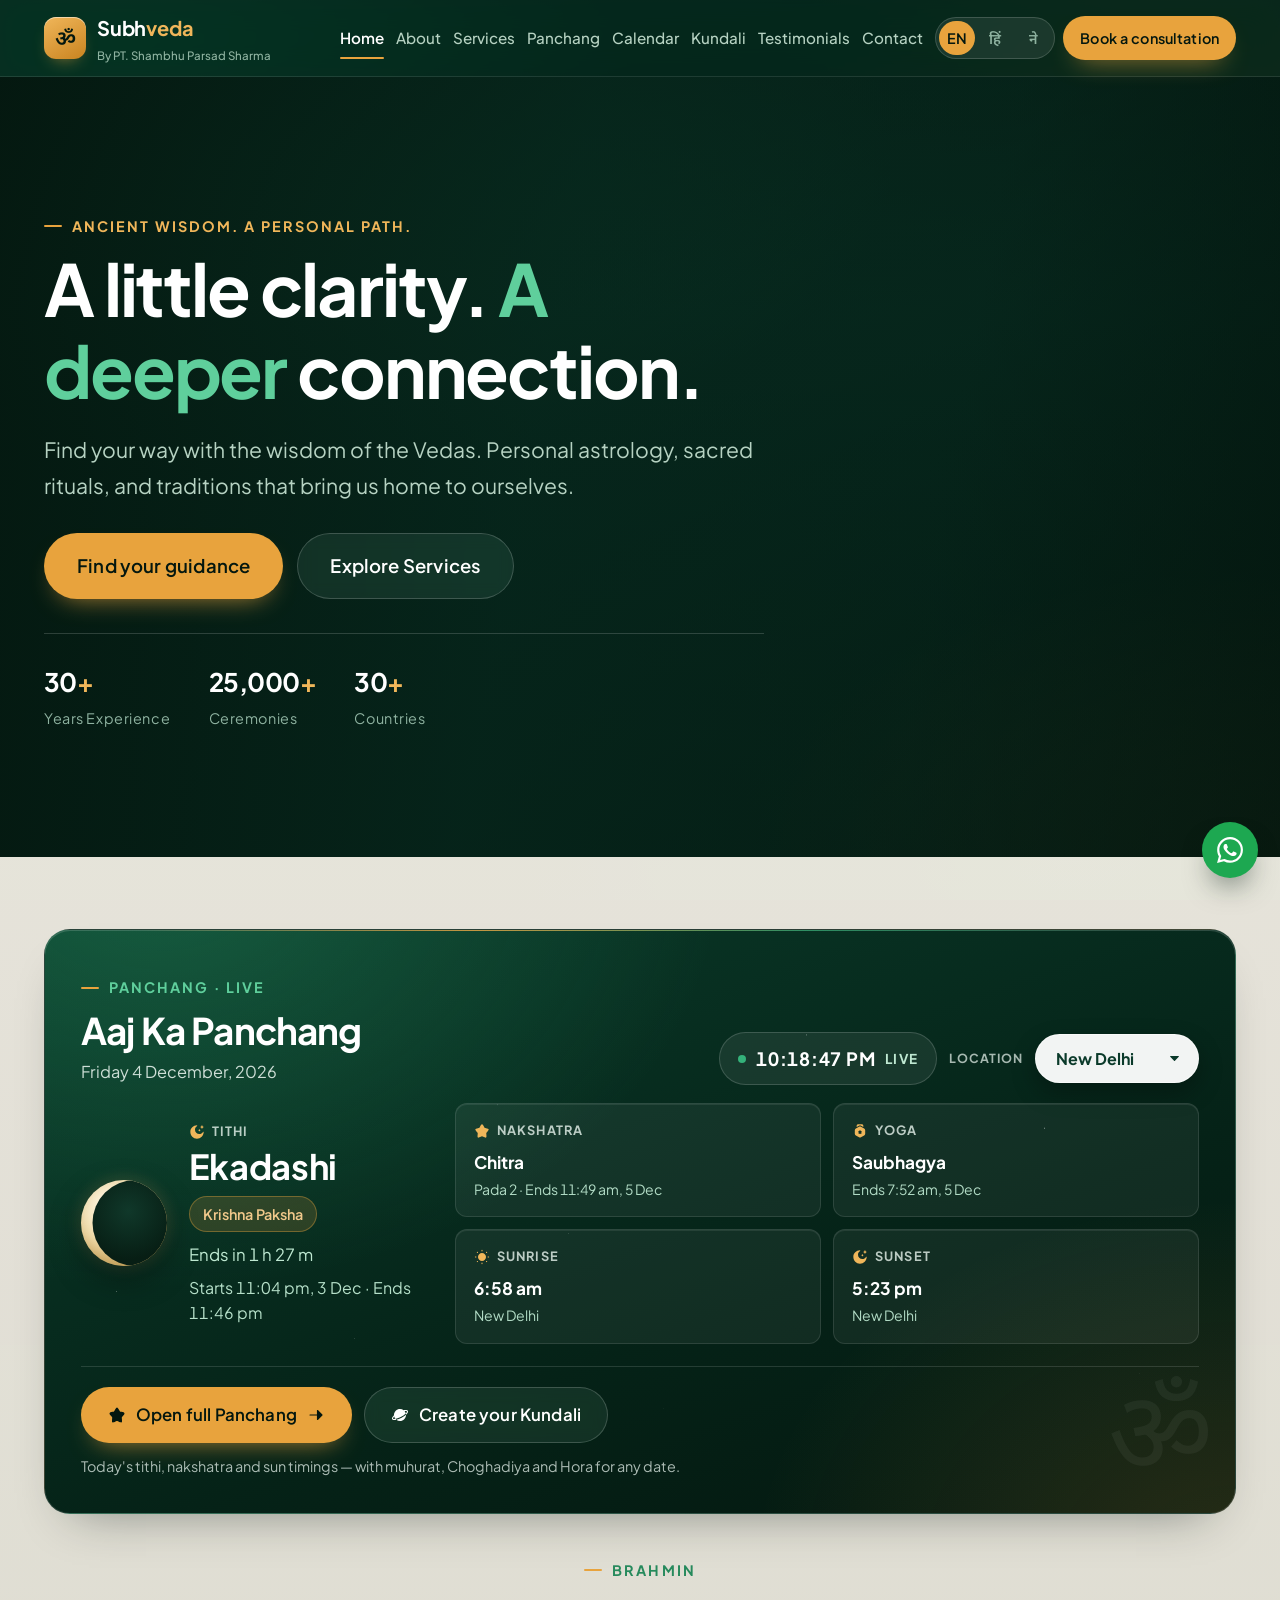
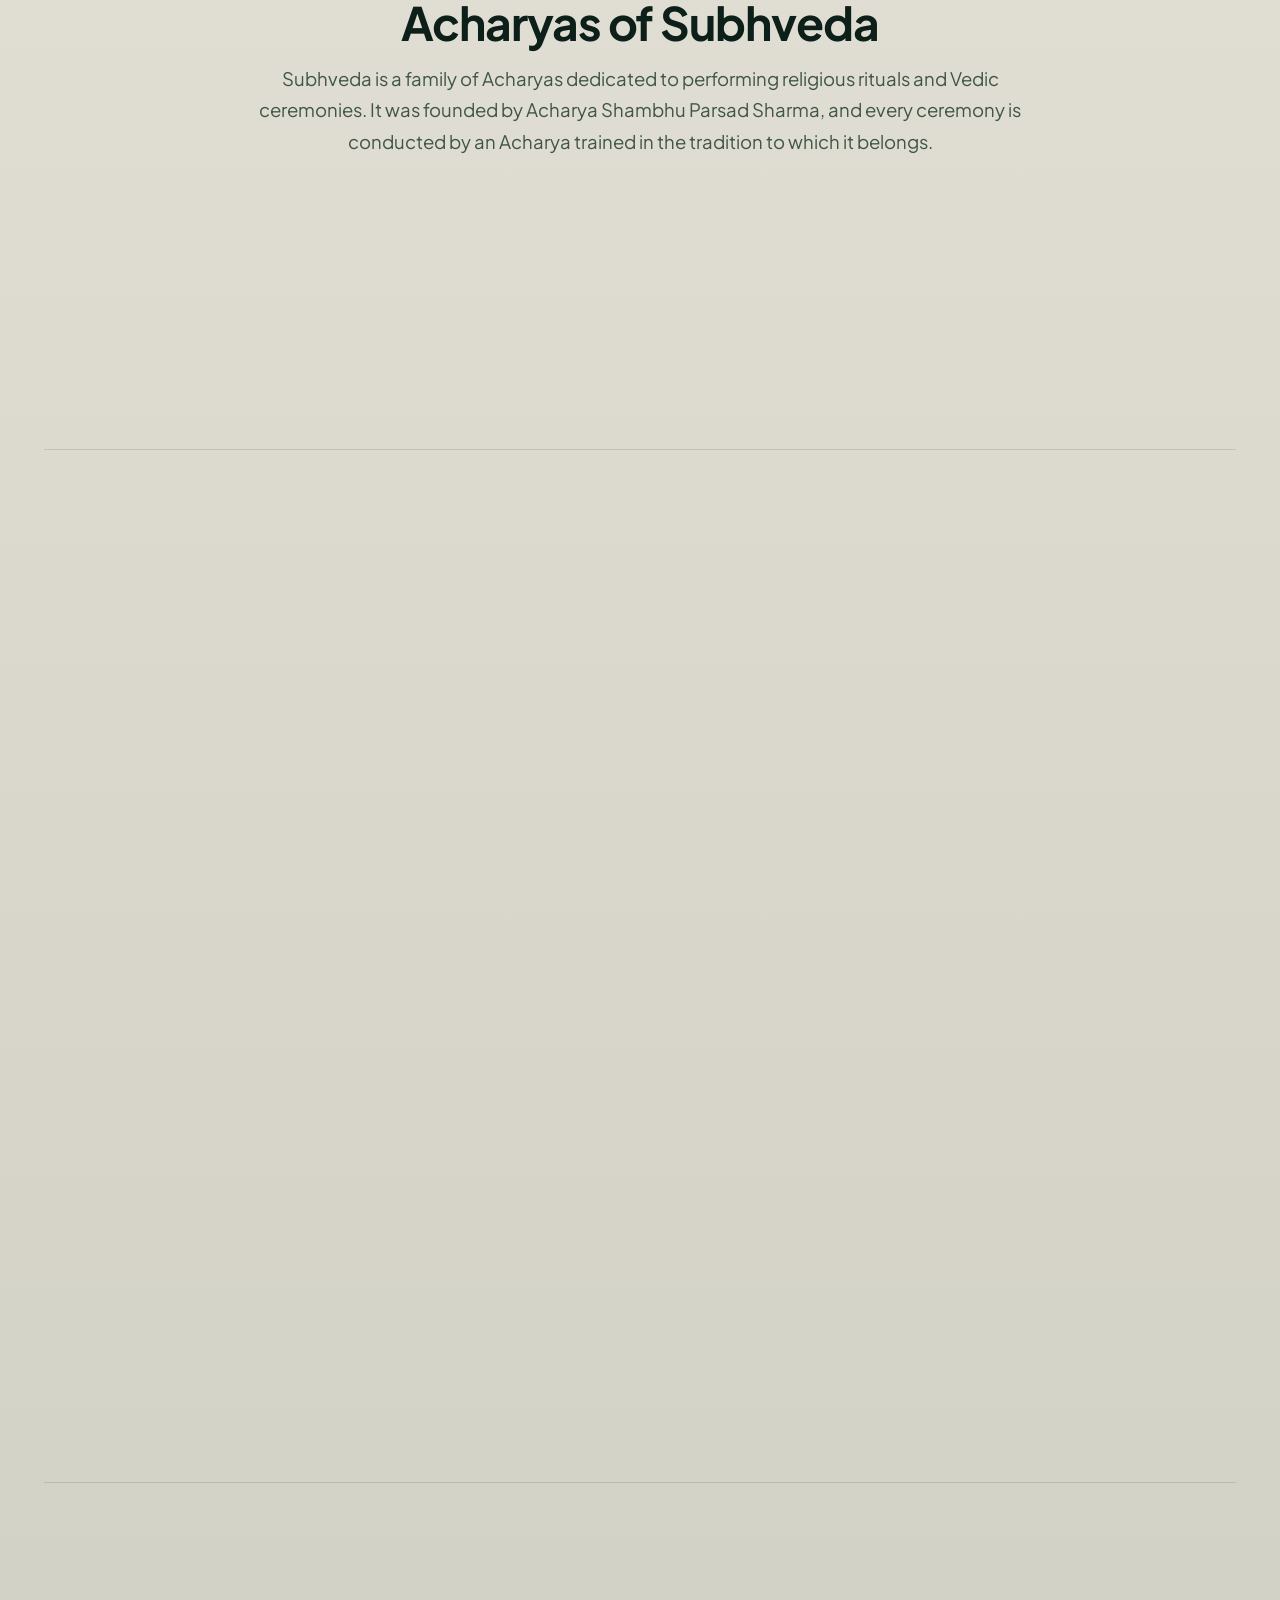
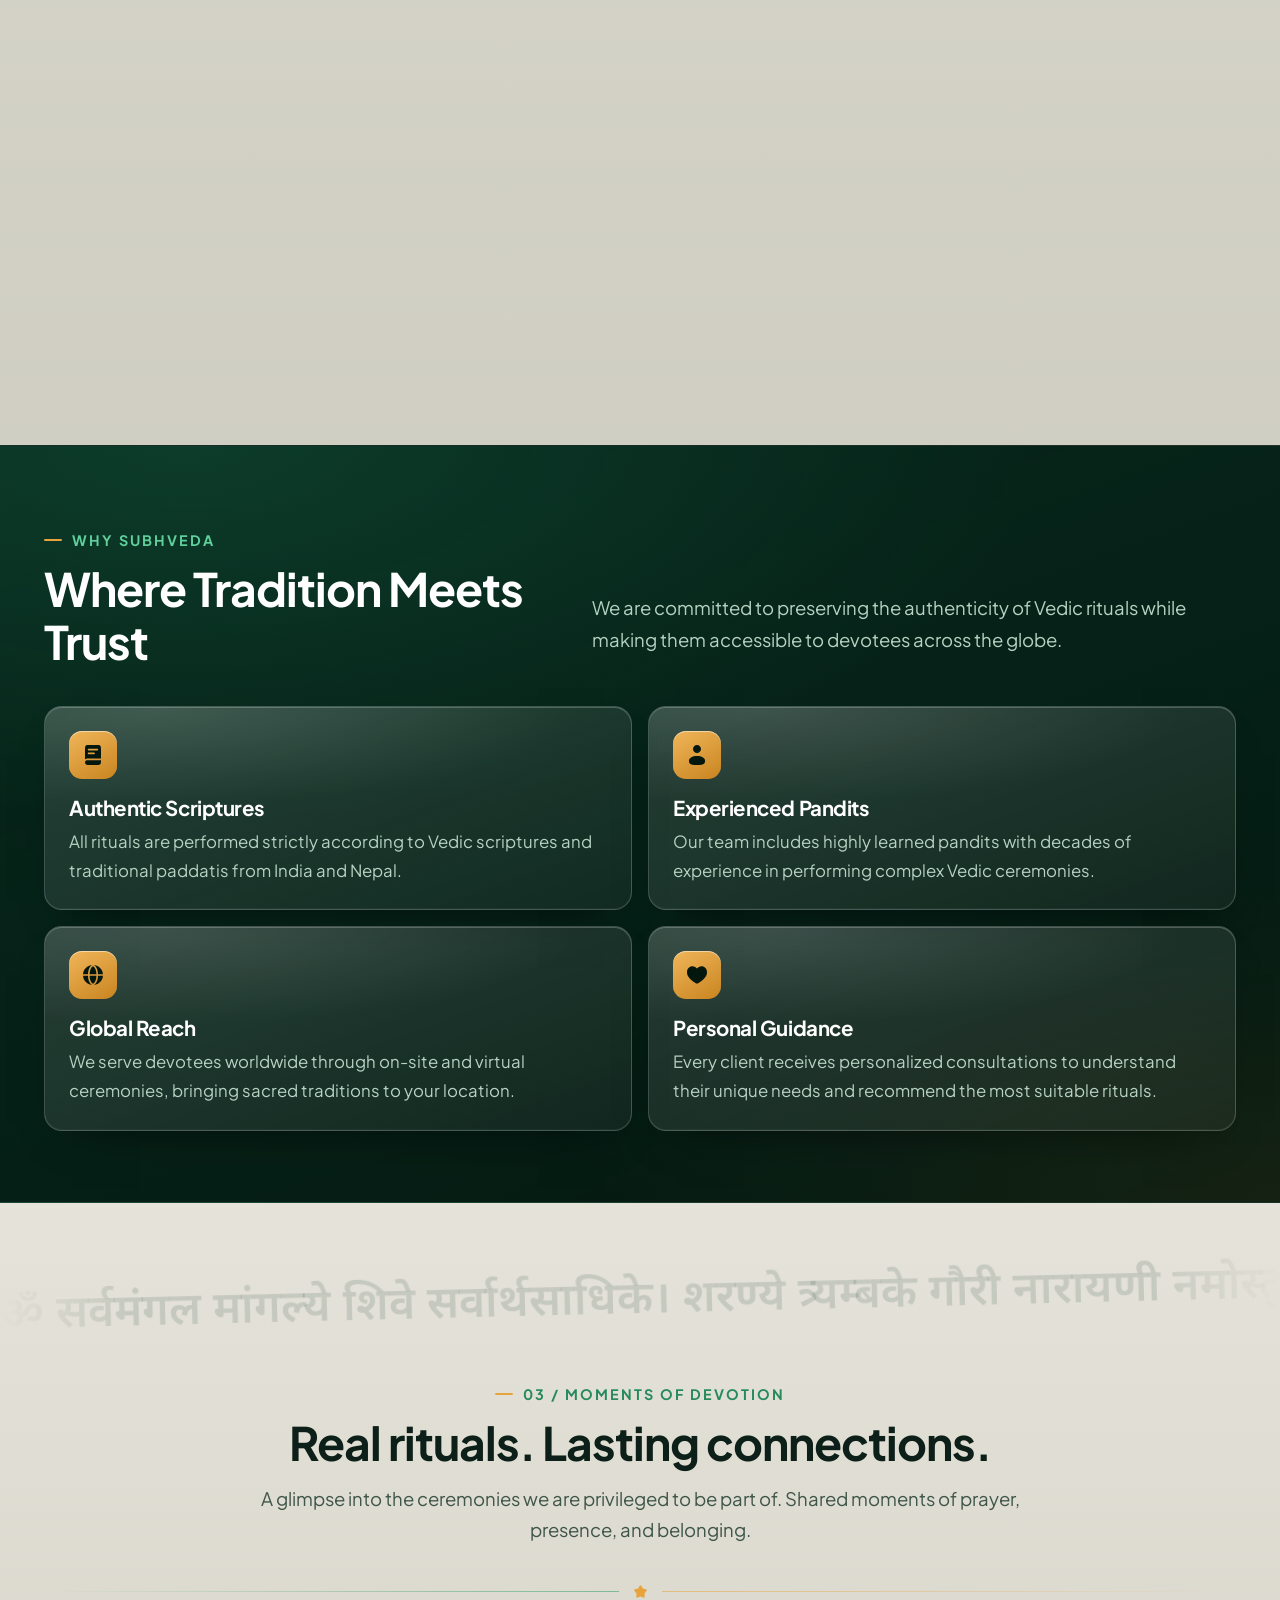
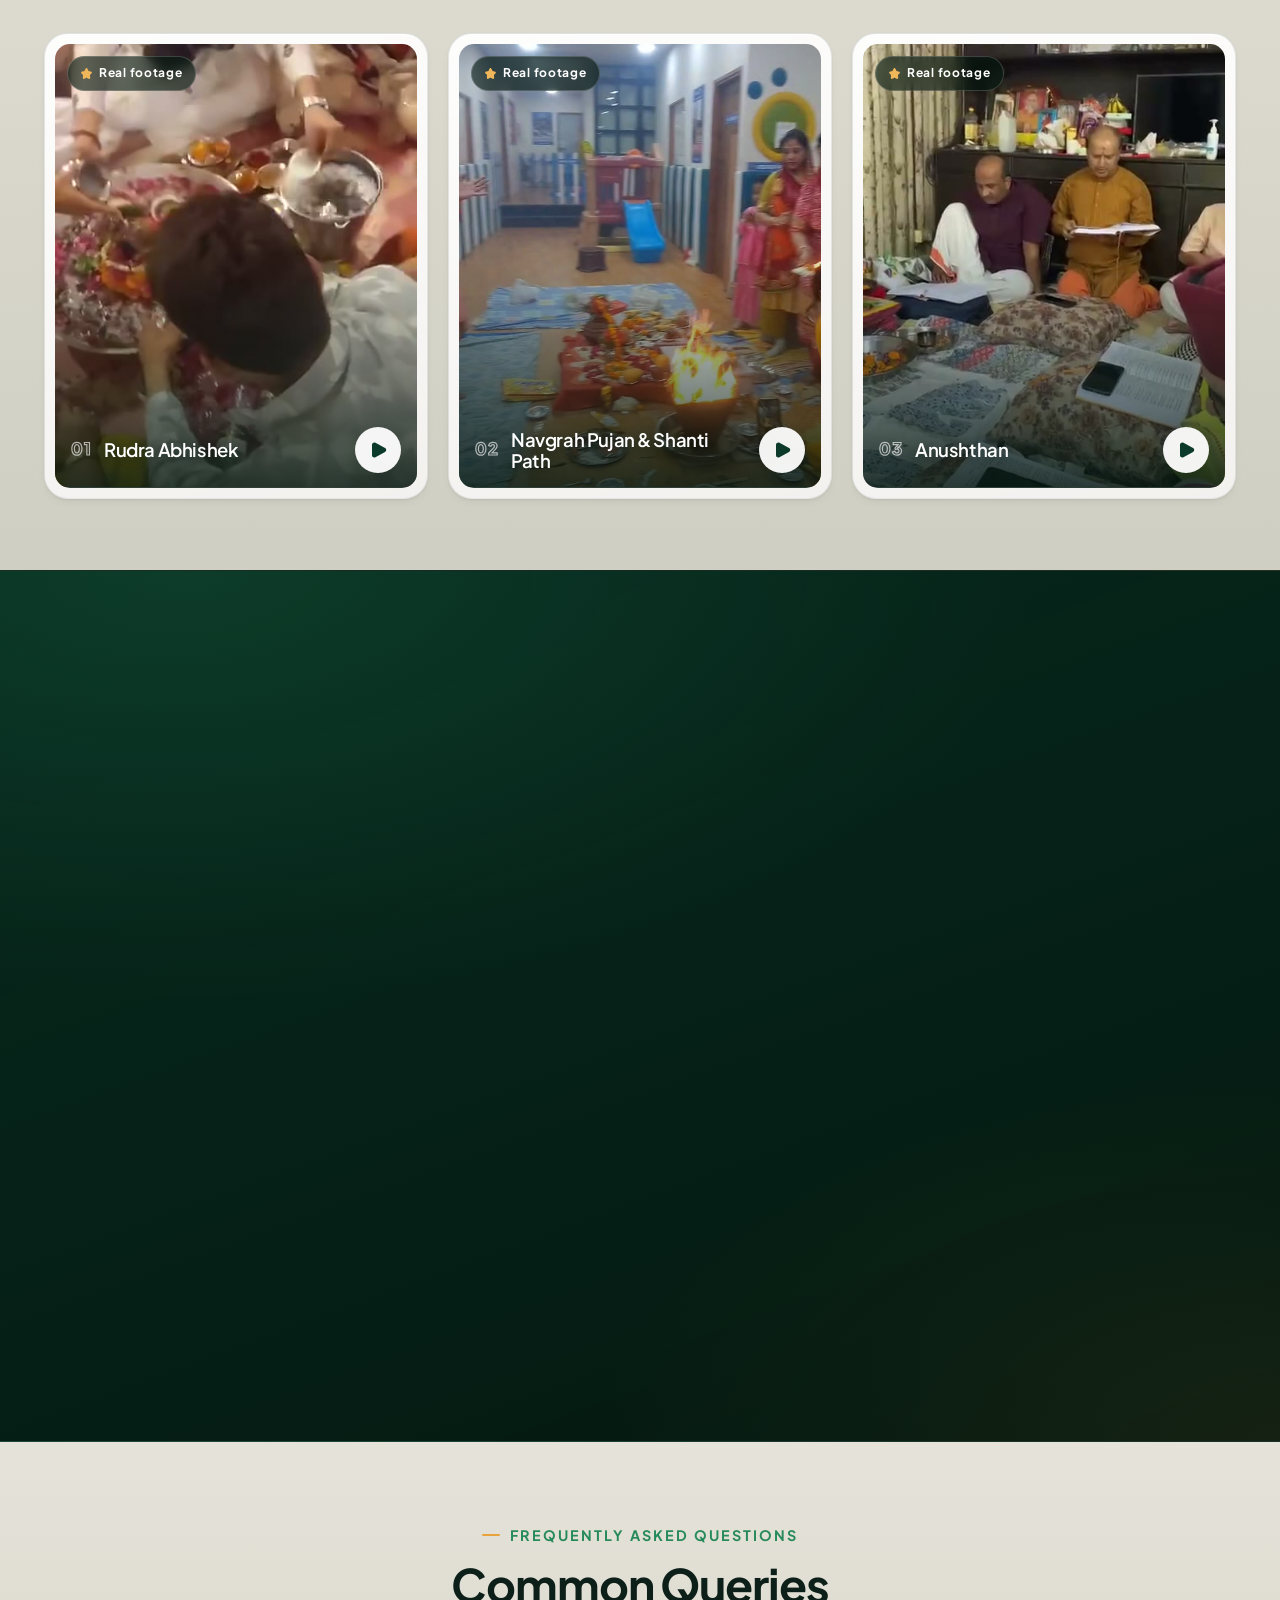
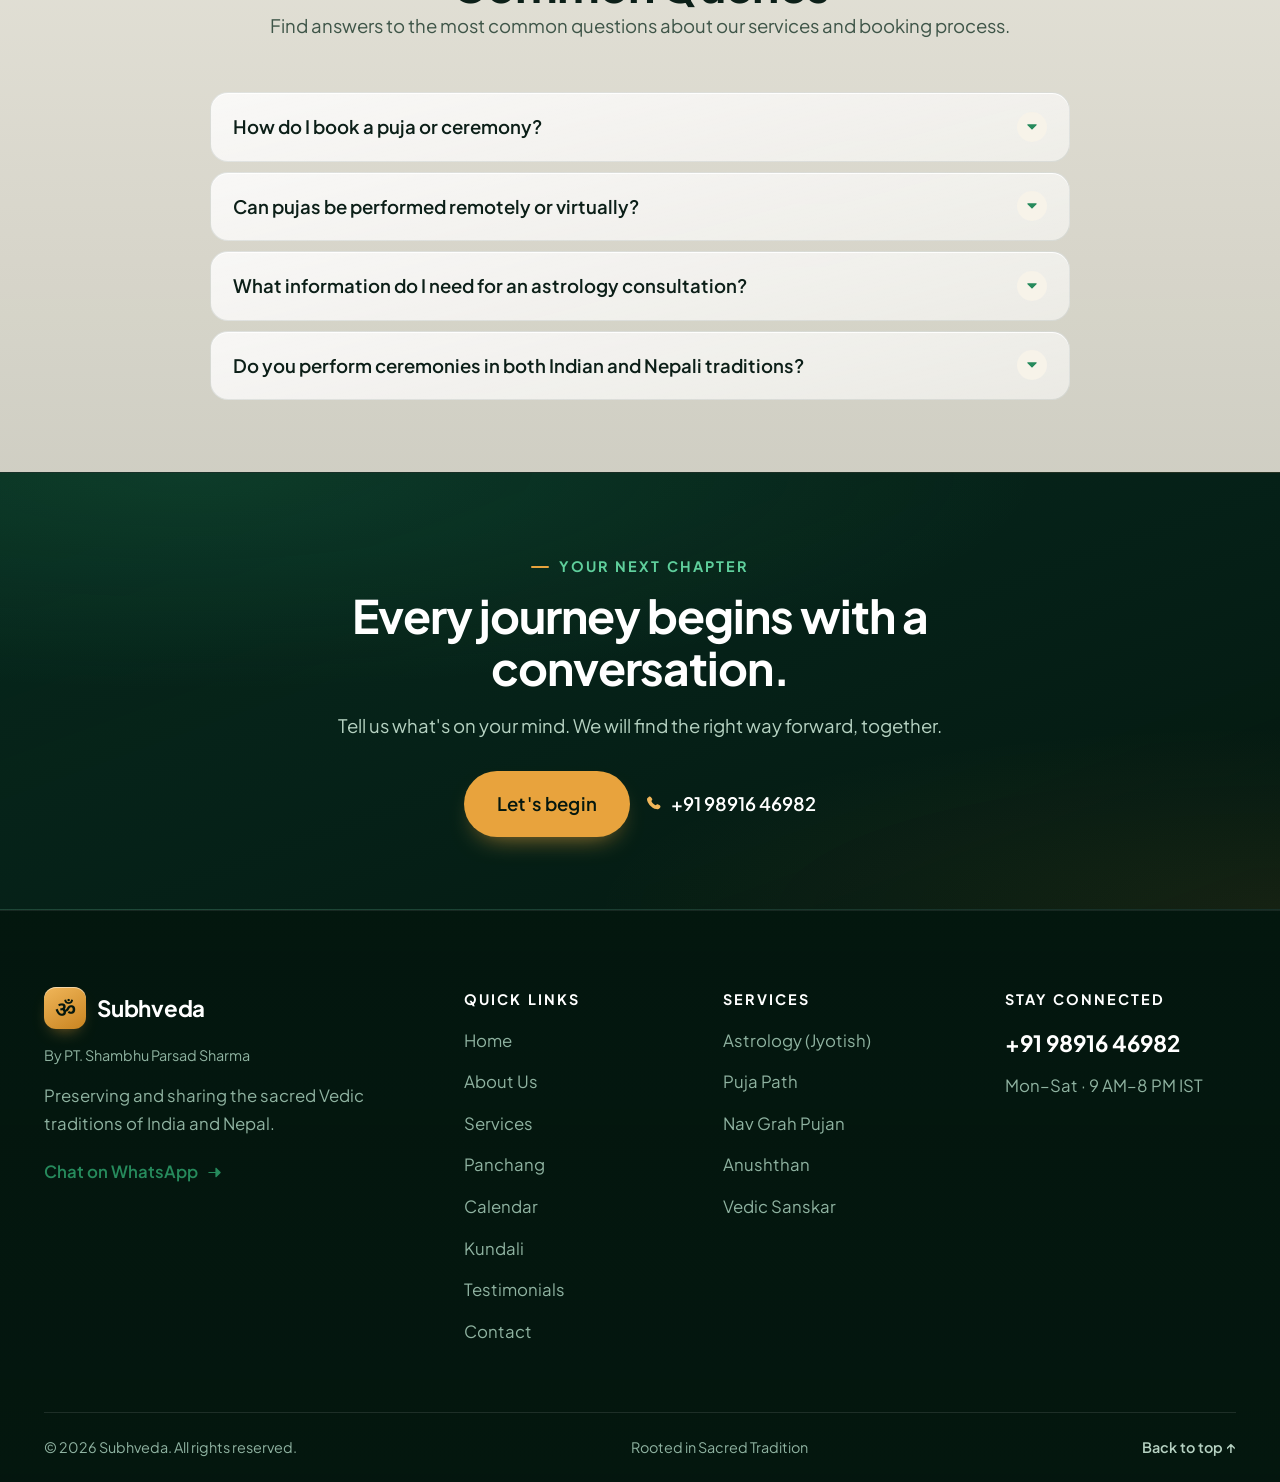
<file: index.html>
﻿<!DOCTYPE html>
<html lang="en">
<head>
  <meta charset="UTF-8">
  <meta name="viewport" content="width=device-width, initial-scale=1.0">
  <meta name="theme-color" content="#06251B">
  <title>Subhveda | Vedic Astrology, Puja &amp; Rituals in India &amp; Nepal</title>
  <meta name="description" content="Personal Vedic guidance, sacred pujas, and meaningful ceremonies with PT. Shambhu Parsad Sharma. Authentic Jyotish, Nav Grah Pujan, Grha Shanti, Anushthan and Vedic Sanskar across India, Nepal and worldwide.">
  <link rel="canonical" href="https://www.shubhveda.com/">
  <meta name="robots" content="index, follow">
  <meta property="og:type" content="website">
  <meta property="og:site_name" content="Subhveda">
  <meta property="og:title" content="Subhveda | Vedic Astrology, Puja &amp; Rituals">
  <meta property="og:description" content="Authentic Vedic astrology, sacred pujas, and traditional ceremonies from India and Nepal. Book a personal consultation with PT. Shambhu Parsad Sharma.">
  <meta property="og:url" content="https://www.shubhveda.com/">
  <meta property="og:image" content="https://www.shubhveda.com/images/rudra-poster.jpg">
  <meta name="twitter:card" content="summary_large_image">
  <link rel="preconnect" href="https://fonts.googleapis.com">
  <link rel="preconnect" href="https://fonts.gstatic.com" crossorigin>
  <link href="https://fonts.googleapis.com/css2?family=Plus+Jakarta+Sans:wght@400;500;600;700&family=Noto+Sans+Devanagari:wght@400;500;600;700&display=swap" rel="stylesheet">
  <link rel="icon" href="images/favicon.svg" type="image/svg+xml">
  <link rel="stylesheet" href="css/styles.css">
  <script type="application/ld+json">
  {
    "@context": "https://schema.org",
    "@type": "LocalBusiness",
    "name": "Subhveda",
    "description": "Vedic astrology, puja and ritual services rooted in the traditions of India and Nepal.",
    "url": "https://www.shubhveda.com/",
    "telephone": "+919891646982",
    "image": "https://www.shubhveda.com/images/rudra-poster.jpg",
    "priceRange": "₹₹",
    "founder": { "@type": "Person", "name": "PT. Shambhu Parsad Sharma" },
    "address": { "@type": "PostalAddress", "addressCountry": "IN" },
    "areaServed": ["India", "Nepal", "Worldwide"],
    "openingHours": "Mo-Sa 09:00-20:00"
  }
  </script>
</head>
<body class="home-page">
  <a class="skip-link" href="#main-content" data-i18n="skip_content">Skip to content</a>

  <header class="header">
    <div class="nav-container">
      <a href="index.html" class="logo" aria-label="Subhveda home">
        <span class="logo-icon" aria-hidden="true">ॐ</span>
        <span class="logo-text-group"><span class="logo-text">Subh<span class="logo-accent">veda</span></span><span class="logo-subtitle">By PT. Shambhu Parsad Sharma</span></span>
      </a>
      <nav class="nav-menu" id="main-navigation" aria-label="Main navigation">
        <a href="index.html" class="nav-link active" aria-current="page" data-i18n="nav_home">Home</a>
        <a href="about.html" class="nav-link" data-i18n="nav_about">About</a>
        <a href="services.html" class="nav-link" data-i18n="nav_services">Services</a>
        <a href="panchang.html" class="nav-link" data-i18n="nav_panchang">Panchang</a>
        <a href="calendar.html" class="nav-link" data-i18n="nav_calendar">Calendar</a>
        <a href="kundali.html" class="nav-link" data-i18n="nav_kundali">Kundali</a>
        <a href="testimonials.html" class="nav-link" data-i18n="nav_testimonials">Testimonials</a>
        <a href="contact.html" class="nav-link" data-i18n="nav_contact">Contact</a>
        <div class="nav-cta">
          <div class="lang-switcher" role="group" aria-label="Language">
            <button class="lang-btn active" data-lang="en" aria-label="English" aria-pressed="true">EN</button>
            <button class="lang-btn" data-lang="hi" aria-label="हिन्दी" aria-pressed="false">हिं</button>
            <button class="lang-btn" data-lang="ne" aria-label="नेपाली" aria-pressed="false">ने</button>
          </div>
          <a href="contact.html" class="btn btn-primary btn-sm" data-i18n="nav_book_now">Book a consultation</a>
        </div>
      </nav>
      <button class="hamburger" aria-label="Open menu" aria-expanded="false" aria-controls="main-navigation"><span></span><span></span><span></span></button>
    </div>
  </header>

  <main id="main-content">
    <section class="hero" aria-labelledby="hero-heading">
      <div class="hero-media" aria-hidden="true">
        <video autoplay muted loop playsinline preload="auto">
          <source src="images/hero-video.mp4" type="video/mp4">
        </video>
      </div>
      <div class="hero-scrim" aria-hidden="true"></div>
      <div class="container">
        <div class="hero-content">
          <div class="hero-panel">
            <span class="section-eyebrow" data-i18n="hero_kicker">Ancient wisdom. A personal path.</span>
            <h1 id="hero-heading"><span data-i18n="hero_line_one">A little clarity.</span> <em data-i18n="hero_line_two">A deeper</em> <span data-i18n="hero_line_three">connection.</span></h1>
            <p class="hero-desc" data-i18n="hero_intro">Find your way with the wisdom of the Vedas. Personal astrology, sacred rituals, and traditions that bring us home to ourselves.</p>
            <div class="hero-buttons">
              <a href="contact.html" class="btn btn-primary btn-lg" data-i18n="hero_consult">Find your guidance</a>
              <a href="services.html" class="btn btn-glass btn-lg" data-i18n="hero_explore">Explore services</a>
            </div>
            <div class="hero-trust">
              <div class="hero-trust-item"><strong data-count="30" data-suffix="+">30<span>+</span></strong><span data-i18n="hero_years">Years Experience</span></div>
              <div class="hero-trust-item"><strong data-count="25000" data-suffix="+">25,000<span>+</span></strong><span data-i18n="hero_ceremonies">Ceremonies</span></div>
              <div class="hero-trust-item"><strong data-count="30" data-suffix="+">30<span>+</span></strong><span data-i18n="hero_countries">Countries</span></div>
            </div>
          </div>
        </div>
      </div>
    </section>

    <section class="section-padding bg-primary" id="services-overview">
      <div class="container">
        <div class="panchang-block">
          <div class="panchang-panel panchang-panel--compact fade-in" id="panchang-panel">
            <div class="panchang-stars" aria-hidden="true"></div>
            <span class="panchang-om" aria-hidden="true">ॐ</span>
            <div class="panchang-head">
              <div>
                <span class="section-eyebrow" data-i18n="panchang_eyebrow">Panchang · Live</span>
                <h2 class="panchang-title" data-i18n="panchang_title">Aaj Ka Panchang</h2>
                <p class="panchang-date"><span id="panchang-date">—</span><span class="panchang-date-sub" id="panchang-date-sub"></span></p>
              </div>
              <div class="panchang-tools">
                <span class="panchang-live" id="panchang-live"><span class="panchang-live-dot"></span><span class="panchang-clock" id="panchang-clock">--:--:--</span><span id="panchang-live-label" data-i18n="panchang_live">Live</span></span>
                <label class="panchang-city"><span class="panchang-city-label" data-i18n="panchang_location">Location</span><span class="panchang-select-wrap"><select id="panchang-city" aria-label="Location"></select><span class="panchang-city-caret" data-icon="chevron-down"></span></span></label>
              </div>
            </div>
            <div class="panchang-body">
              <div class="panchang-hero">
                <div class="panchang-moon" aria-hidden="true">
                  <span class="panchang-moon-glow"></span>
                  <span class="panchang-moon-disc"><span class="panchang-moon-shadow" id="pc-moon-shadow"></span></span>
                </div>
                <div class="panchang-hero-info">
                  <span class="panchang-item-label"><span data-icon="moon"></span><span data-i18n="panchang_tithi">Tithi</span></span>
                  <strong class="panchang-tithi" id="pc-tithi">—</strong>
                  <span class="panchang-paksha" id="pc-paksha">—</span>
                  <span class="panchang-countdown" id="pc-tithi-sub"></span>
                  <span class="panchang-range" id="pc-tithi-range"></span>
                </div>
              </div>
              <div class="panchang-grid panchang-grid--compact">
                <div class="panchang-item"><span class="panchang-item-label"><span data-icon="star"></span><span data-i18n="panchang_nakshatra">Nakshatra</span></span><strong class="panchang-item-value" id="pc-nakshatra">—</strong><span class="panchang-item-sub" id="pc-nakshatra-sub"></span></div>
                <div class="panchang-item"><span class="panchang-item-label"><span data-icon="medal"></span><span data-i18n="panchang_yoga">Yoga</span></span><strong class="panchang-item-value" id="pc-yoga">—</strong><span class="panchang-item-sub" id="pc-yoga-sub"></span></div>
                <div class="panchang-item"><span class="panchang-item-label"><span data-icon="sun"></span><span data-i18n="panchang_sunrise">Sunrise</span></span><strong class="panchang-item-value" id="pc-sunrise">—</strong><span class="panchang-item-sub" id="pc-sunrise-sub"></span></div>
                <div class="panchang-item"><span class="panchang-item-label"><span data-icon="moon"></span><span data-i18n="panchang_sunset">Sunset</span></span><strong class="panchang-item-value" id="pc-sunset">—</strong><span class="panchang-item-sub" id="pc-sunset-sub"></span></div>
              </div>
            </div>
            <div class="panchang-actions">
              <a href="panchang.html" class="btn btn-primary"><span data-icon="star"></span><span data-i18n="panchang_view_full">Open full Panchang</span><span data-icon="arrow-right"></span></a>
              <a href="kundali.html" class="btn btn-glass"><span data-icon="planet"></span><span data-i18n="panchang_kundali_cta">Create your Kundali</span></a>
            </div>
            <p class="panchang-actions-note" data-i18n="panchang_view_full_desc">Today's tithi, nakshatra and sun timings — with muhurat, Choghadiya and Hora for any date.</p>
          </div>
        </div>
        <div class="bharamin-block">
          <div class="section-heading heading-split fade-in">
            <span class="section-eyebrow" data-i18n="bharamin_eyebrow">Brahmin</span>
            <h2 class="section-title" data-i18n="bharamin_title">Acharyas of Subhveda</h2>
            <p class="section-desc" data-i18n="bharamin_desc">Subhveda is a family of Acharyas dedicated to performing religious rituals and Vedic ceremonies. It was founded by Acharya Shambhu Parsad Sharma, and every ceremony is conducted by an Acharya trained in the tradition to which it belongs.</p>
          </div>
          <div class="bharamin-grid">
            <figure class="bharamin-card bharamin-card--founder fade-in">
              <img src="images/Bharamins/Acharya%20Shambhu%20Parsad%20Sharma.png" alt="Acharya Shambhu Parsad Sharma" data-i18n-alt="bharamin_name_shambhu" width="687" height="687" loading="lazy" decoding="async">
              <figcaption><h3 class="bharamin-name" data-i18n="bharamin_name_shambhu">Acharya Shambhu Parsad Sharma</h3></figcaption>
            </figure>
            <figure class="bharamin-card fade-in">
              <img src="images/Bharamins/Acharaya%20Suresh%20Chalise.png" alt="Acharya Suresh Chalise" data-i18n-alt="bharamin_name_suresh" width="1059" height="1059" loading="lazy" decoding="async">
              <figcaption><h3 class="bharamin-name" data-i18n="bharamin_name_suresh">Acharya Suresh Chalise</h3></figcaption>
            </figure>
            <figure class="bharamin-card fade-in">
              <img src="images/Bharamins/Acharya%20Ghanshyam%20Kaushik.png" alt="Acharya Ghanshyam Kaushik" data-i18n-alt="bharamin_name_ghanshyam" width="1080" height="1080" loading="lazy" decoding="async">
              <figcaption><h3 class="bharamin-name" data-i18n="bharamin_name_ghanshyam">Acharya Ghanshyam Kaushik</h3></figcaption>
            </figure>
            <figure class="bharamin-card fade-in">
              <img src="images/Bharamins/Acharya%20Himlal%20Kafle.png" alt="Acharya Himlal Kafle" data-i18n-alt="bharamin_name_himlal" width="1077" height="1077" loading="lazy" decoding="async">
              <figcaption><h3 class="bharamin-name" data-i18n="bharamin_name_himlal">Acharya Himlal Kafle</h3></figcaption>
            </figure>
            <figure class="bharamin-card fade-in">
              <img src="images/Bharamins/Acharya%20Kapil%20Panthi.png" alt="Acharya Kapil Panthi" data-i18n-alt="bharamin_name_kapil" width="925" height="925" loading="lazy" decoding="async">
              <figcaption><h3 class="bharamin-name" data-i18n="bharamin_name_kapil">Acharya Kapil Panthi</h3></figcaption>
            </figure>
            <figure class="bharamin-card fade-in">
              <img src="images/Bharamins/Acharya%20Shaligram%20Regmi.png" alt="Acharya Shaligram Regmi" data-i18n-alt="bharamin_name_shaligram" width="648" height="648" loading="lazy" decoding="async">
              <figcaption><h3 class="bharamin-name" data-i18n="bharamin_name_shaligram">Acharya Shaligram Regmi</h3></figcaption>
            </figure>
            <figure class="bharamin-card fade-in">
              <img src="images/Bharamins/Acharya%20Shiva%20Raj.png" alt="Acharya Shiva Raj" data-i18n-alt="bharamin_name_shivaraj" width="836" height="836" loading="lazy" decoding="async">
              <figcaption><h3 class="bharamin-name" data-i18n="bharamin_name_shivaraj">Acharya Shiva Raj</h3></figcaption>
            </figure>
            <figure class="bharamin-card fade-in">
              <img src="images/Bharamins/Acharya%20Lekhnath%20Aryal.png" alt="Acharya Lekhnath Aryal" data-i18n-alt="bharamin_name_lekhnath" width="725" height="725" loading="lazy" decoding="async">
              <figcaption><h3 class="bharamin-name" data-i18n="bharamin_name_lekhnath">Acharya Lekhnath Aryal</h3></figcaption>
            </figure>
          </div>
        </div>
        <div class="section-heading heading-split fade-in">
          <span class="section-eyebrow" data-i18n="home_services_eyebrow">Our Offerings</span>
          <h2 class="section-title" data-i18n="offerings_heading">For every chapter of your life.</h2>
          <div class="heading-aside">
            <p class="section-desc" data-i18n="offerings_intro">Some moments call for understanding. Others, a sacred beginning. Discover a practice that meets you where you are.</p>
            <a class="text-link" href="services.html"><span data-i18n="all_services">View all services</span><span data-icon="arrow-right"></span></a>
          </div>
        </div>
        <div class="offerings-grid">
          <a href="services.html#astrology" class="offering-card fade-in">
            <div class="offering-top"><span>01</span><span class="card-arrow" data-icon="arrow-up-right"></span></div>
            <div class="line-icon" data-icon="planet"></div>
            <h3 data-i18n="home_astrology_title">Astrology (Jyotish)</h3>
            <p data-i18n="offering_astrology">A thoughtful reading of your birth chart. Perspective on your path, relationships, and the moments ahead.</p>
            <span class="offering-price" data-i18n="pricing_astrology_price">Starting ₹4,100</span>
          </a>
          <a href="services.html#puja" class="offering-card fade-in">
            <div class="offering-top"><span>02</span><span class="card-arrow" data-icon="arrow-up-right"></span></div>
            <div class="line-icon" data-icon="fire"></div>
            <h3 data-i18n="home_puja_title">Puja Path &amp; Karm Kand</h3>
            <p data-i18n="offering_puja">Sacred offerings. Sincere intentions. Time-honoured rituals for your family and home.</p>
            <span class="offering-price" data-i18n="pricing_puja_price">Starting ₹5,100</span>
          </a>
          <a href="services.html#navgraha" class="offering-card fade-in">
            <div class="offering-top"><span>03</span><span class="card-arrow" data-icon="arrow-up-right"></span></div>
            <div class="line-icon" data-icon="sun"></div>
            <h3 data-i18n="home_navgraha_title">Nav Grah Pujan</h3>
            <p data-i18n="offering_navgraha">Honour the nine grahas through traditional mantras, offerings, and havan.</p>
            <span class="offering-price" data-i18n="pricing_navgraha_price">Starting ₹13,000</span>
          </a>
          <a href="services.html#grha-shanti" class="offering-card fade-in">
            <div class="offering-top"><span>04</span><span class="card-arrow" data-icon="arrow-up-right"></span></div>
            <div class="line-icon" data-icon="home"></div>
            <h3 data-i18n="home_grha_shanti_title">Grha Shanti</h3>
            <p data-i18n="offering_shanti">Personalised planetary rituals, guided by a careful understanding of your chart.</p>
            <span class="offering-price" data-i18n="pricing_grha_shanti_price">Starting ₹9,100</span>
          </a>
          <a href="services.html#anushthan" class="offering-card fade-in">
            <div class="offering-top"><span>05</span><span class="card-arrow" data-icon="arrow-up-right"></span></div>
            <div class="line-icon" data-icon="medal"></div>
            <h3 data-i18n="home_anushthan_title">Anushthan</h3>
            <p data-i18n="offering_anushthan">A dedicated practice of Vedic chanting and ritual, performed over one or more days.</p>
            <span class="offering-price" data-i18n="anushthan_price_short">₹21,000 – ₹1,00,000</span>
          </a>
          <a href="services.html#vedic-sanskar" class="offering-card fade-in">
            <div class="offering-top"><span>06</span><span class="card-arrow" data-icon="arrow-up-right"></span></div>
            <div class="line-icon" data-icon="users"></div>
            <h3 data-i18n="home_vedic_sanskar_title">Vedic Sanskar</h3>
            <p data-i18n="offering_sanskar">A new name. A new home. A life together. Honour life's milestones in your family's tradition.</p>
            <span class="offering-price" data-i18n="pricing_vedic_sanskar_price">Starting ₹7,100</span>
          </a>
        </div>

        <div class="process-block">
          <div class="section-heading justify-center fade-in">
            <div class="text-center"><span class="section-eyebrow" data-i18n="process_eyebrow">How It Works</span><h2 class="section-title" data-i18n="process_title">Booking, in four simple steps</h2><p class="section-desc" data-i18n="process_desc" style="margin-inline: auto;">From first message to prasad delivery — here is how ceremonies with Subhveda unfold.</p></div>
          </div>
          <ol class="process-rail">
            <li class="process-step fade-in"><span class="process-num">01</span><h4 data-i18n="process_1_title">Message Us</h4><p data-i18n="process_1_desc">Share your concern or ceremony on WhatsApp, or call us directly. No forms, no waiting.</p></li>
            <li class="process-step fade-in"><span class="process-num">02</span><h4 data-i18n="process_2_title">Muhurat &amp; Date</h4><p data-i18n="process_2_desc">We suggest an auspicious date and muhurat for your ceremony, and confirm it according to your convenience.</p></li>
            <li class="process-step fade-in"><span class="process-num">03</span><h4 data-i18n="process_3_title">Sankalp &amp; Vidhi</h4><p data-i18n="process_3_desc">The ceremony is performed with your name and gotra in the sankalp — join on-site, or participate live on video call.</p></li>
            <li class="process-step fade-in"><span class="process-num">04</span><h4 data-i18n="process_4_title">Live Video &amp; Prasad</h4><p data-i18n="process_4_desc">Watch the full ceremony live, and receive blessed prasad delivered to your home.</p></li>
          </ol>
        </div>
      </div>
    </section>

    <section class="section-padding is-dark">
      <div class="container">
        <div class="section-heading fade-in">
          <div><span class="section-eyebrow" data-i18n="why_eyebrow">Why Subhveda</span><h2 class="section-title" data-i18n="why_title">Where Tradition Meets Trust</h2></div>
          <p class="section-desc" data-i18n="why_desc">We are committed to preserving the authenticity of Vedic rituals while making them accessible to devotees across the globe.</p>
        </div>
        <div class="features-grid">
          <div class="feature-item glass fade-in"><div class="feature-icon" data-icon="book"></div><h4 data-i18n="why_scriptures_title">Authentic Scriptures</h4><p data-i18n="why_scriptures_desc">All rituals are performed strictly according to Vedic scriptures and traditional paddatis from India and Nepal.</p></div>
          <div class="feature-item glass fade-in"><div class="feature-icon" data-icon="user"></div><h4 data-i18n="why_pandits_title">Experienced Pandits</h4><p data-i18n="why_pandits_desc">Our team includes highly learned pandits with decades of experience in performing complex Vedic ceremonies.</p></div>
          <div class="feature-item glass fade-in"><div class="feature-icon" data-icon="global"></div><h4 data-i18n="why_global_title">Global Reach</h4><p data-i18n="why_global_desc">We serve devotees worldwide through on-site and virtual ceremonies, bringing sacred traditions to your location.</p></div>
          <div class="feature-item glass fade-in"><div class="feature-icon" data-icon="heart"></div><h4 data-i18n="why_guidance_title">Personal Guidance</h4><p data-i18n="why_guidance_desc">Every client receives personalized consultations to understand their unique needs and recommend the most suitable rituals.</p></div>
        </div>
      </div>
    </section>

    <section class="section-padding bg-primary" id="ceremonies">
      <div class="mantra-band" aria-hidden="true">
        <div class="mantra-track">
          <span>ॐ सर्वमंगल मांगल्ये शिवे सर्वार्थसाधिके। शरण्ये त्र्यम्बके गौरी नारायणी नमोस्तुते॥</span><span class="mantra-sep">✦</span><span>ॐ सर्वमंगल मांगल्ये शिवे सर्वार्थसाधिके। शरण्ये त्र्यम्बके गौरी नारायणी नमोस्तुते॥</span><span class="mantra-sep">✦</span>
          <span>ॐ सर्वमंगल मांगल्ये शिवे सर्वार्थसाधिके। शरण्ये त्र्यम्बके गौरी नारायणी नमोस्तुते॥</span><span class="mantra-sep">✦</span><span>ॐ सर्वमंगल मांगल्ये शिवे सर्वार्थसाधिके। शरण्ये त्र्यम्बके गौरी नारायणी नमोस्तुते॥</span><span class="mantra-sep">✦</span>
        </div>
      </div>
      <div class="container">
        <div class="section-heading section-heading-stacked fade-in">
          <div>
            <span class="section-eyebrow" data-i18n="ritual_kicker">Moments of Devotion</span>
            <h2 class="section-title" data-i18n="ritual_heading">Real rituals. Lasting connections.</h2>
            <p class="section-desc" data-i18n="ritual_intro">A glimpse into the ceremonies we are privileged to be part of. Shared moments of prayer, presence, and belonging.</p>
          </div>
        </div>
        <div class="section-ornament fade-in" aria-hidden="true"><span></span><i data-icon="star"></i><span></span></div>
        <div class="ceremony-collage">
          <figure class="ceremony-card tilt-a fade-in">
            <div class="ceremony-media">
              <video muted loop playsinline preload="metadata" poster="images/rudra-poster.jpg"><source src="images/testimonials/rudra-web.mp4" type="video/mp4"></video>
              <span class="ceremony-media-badge"><span data-icon="star"></span><span data-i18n="badge_real">Real footage</span></span>
              <span class="ceremony-scrim"></span>
              <div class="ceremony-caption">
                <span class="ceremony-num">01</span>
                <h3 data-i18n="ritual_rudra">Rudra Abhishek</h3>
                <span class="ceremony-play" data-icon="play"></span>
              </div>
            </div>
          </figure>
          <figure class="ceremony-card tilt-b fade-in">
            <div class="ceremony-media">
              <video muted loop playsinline preload="metadata" poster="images/navgrah-poster.jpg"><source src="images/testimonials/navgrah-web.mp4" type="video/mp4"></video>
              <span class="ceremony-media-badge"><span data-icon="star"></span><span data-i18n="badge_real">Real footage</span></span>
              <span class="ceremony-scrim"></span>
              <div class="ceremony-caption">
                <span class="ceremony-num">02</span>
                <h3 data-i18n="ritual_navgrah">Navgrah Pujan &amp; Shanti Path</h3>
                <span class="ceremony-play" data-icon="play"></span>
              </div>
            </div>
          </figure>
          <figure class="ceremony-card tilt-c fade-in">
            <div class="ceremony-media">
              <video muted loop playsinline preload="metadata" poster="images/anushthan-poster.jpg"><source src="images/testimonials/Anushthan.mp4" type="video/mp4"></video>
              <span class="ceremony-media-badge"><span data-icon="star"></span><span data-i18n="badge_real">Real footage</span></span>
              <span class="ceremony-scrim"></span>
              <div class="ceremony-caption">
                <span class="ceremony-num">03</span>
                <h3 data-i18n="home_anushthan_title">Anushthan</h3>
                <span class="ceremony-play" data-icon="play"></span>
              </div>
            </div>
          </figure>
        </div>
      </div>
    </section>

    <section class="section-padding is-dark">
      <div class="container">
        <div class="section-heading fade-in">
          <div><span class="section-eyebrow" data-i18n="home_voices">Voices of Trust</span><h2 class="section-title" data-i18n="voices_heading">Trust, in their words.</h2></div>
          <a href="testimonials.html" class="text-link"><span data-i18n="home_view_all">View all testimonials</span><span data-icon="arrow-right"></span></a>
        </div>
        <div class="testimonials-grid" id="home-testimonials-container" data-limit="3" aria-live="polite"></div>
        <noscript><p class="section-desc">Read our community's experiences or share your own by <a class="text-link" href="contact.html">contacting Subhveda</a>.</p></noscript>
      </div>
    </section>

    <section class="section-padding bg-primary">
      <div class="container">
        <div class="section-heading justify-center fade-in">
          <div class="text-center"><span class="section-eyebrow" data-i18n="faq_eyebrow">Frequently Asked Questions</span><h2 class="section-title" data-i18n="faq_title">Common Queries</h2><p class="section-desc" data-i18n="faq_desc" style="margin-inline:auto;">Find answers to the most common questions about our services and booking process.</p></div>
        </div>
        <div class="faq-list">
          <div class="faq-item fade-in"><button class="faq-question"><span data-i18n="faq_q1">How do I book a puja or ceremony?</span><span class="faq-arrow" data-icon="chevron-down"></span></button><div class="faq-answer"><p data-i18n="faq_a1">The easiest way to book is through WhatsApp. Click the "Book Now via WhatsApp" button and send us a message with your requirements. We will discuss the details, suggest auspicious dates, and confirm your booking. You can also fill out the contact form on this page.</p></div></div>
          <div class="faq-item fade-in"><button class="faq-question"><span data-i18n="faq_q2">Can pujas be performed remotely or virtually?</span><span class="faq-arrow" data-icon="chevron-down"></span></button><div class="faq-answer"><p data-i18n="faq_a2">Yes. We offer virtual puja services where the ceremony is performed at our location and streamed live via video call. You can participate in real-time, make your Sankalp (intention), and receive Prasad by mail. Many clients across the globe have experienced powerful results through virtual ceremonies.</p></div></div>
          <div class="faq-item fade-in"><button class="faq-question"><span data-i18n="faq_q3">What information do I need for an astrology consultation?</span><span class="faq-arrow" data-icon="chevron-down"></span></button><div class="faq-answer"><p data-i18n="faq_a3">For an accurate birth chart reading, we need your exact date of birth, time of birth (as precise as possible), and place of birth. If you do not know your exact birth time, we can use Prashna (question-based) astrology or birth time rectification techniques.</p></div></div>
          <div class="faq-item fade-in"><button class="faq-question"><span data-i18n="faq_q4">Do you perform ceremonies in both Indian and Nepali traditions?</span><span class="faq-arrow" data-icon="chevron-down"></span></button><div class="faq-answer"><p data-i18n="faq_a4">Absolutely. We specialise in both Indian (North Indian, South Indian, Bengali, Maithili) and Nepali (Khas, Newar, Tharu) Vedic traditions. When you book, let us know your family's regional tradition and we will customise the ceremony accordingly.</p></div></div>
        </div>
      </div>
    </section>

    <section class="cta-banner is-dark">
      <div class="container">
        <div class="cta-panel">
          <span class="section-eyebrow" data-i18n="cta_kicker">Your next chapter</span>
          <h2 data-i18n="cta_new_title">Every journey begins with a conversation.</h2>
          <p data-i18n="cta_new_desc">Tell us what's on your mind. We will find the right way forward, together.</p>
          <div class="cta-buttons">
            <a href="contact.html" class="btn btn-primary btn-lg" data-i18n="cta_begin">Let's begin</a>
            <a href="tel:+919891646982" class="cta-phone"><span data-icon="phone"></span>+91 98916 46982</a>
          </div>
        </div>
      </div>
    </section>
  </main>

  <footer class="footer">
    <div class="container">
      <div class="footer-grid">
        <div class="footer-brand"><a href="index.html" class="logo"><span class="logo-icon" aria-hidden="true">ॐ</span><span class="logo-text">Subhveda</span></a><small>By PT. Shambhu Parsad Sharma</small><p data-i18n="footer_brand_desc">Preserving and sharing the sacred Vedic traditions of India and Nepal.</p><a class="text-link" href="https://api.whatsapp.com/send?phone=919891646982" target="_blank" rel="noopener"><span data-i18n="hero_whatsapp">Chat on WhatsApp</span><span data-icon="arrow-right"></span></a></div>
        <div class="footer-col"><h4 data-i18n="footer_quick_links">Quick Links</h4><ul><li><a href="index.html" data-i18n="footer_home">Home</a></li><li><a href="about.html" data-i18n="footer_about">About Us</a></li><li><a href="services.html" data-i18n="footer_services">Services</a></li><li><a href="panchang.html" data-i18n="nav_panchang">Panchang</a></li><li><a href="calendar.html" data-i18n="nav_calendar">Calendar</a></li><li><a href="kundali.html" data-i18n="nav_kundali">Kundali</a></li><li><a href="testimonials.html" data-i18n="footer_testimonials">Testimonials</a></li><li><a href="contact.html" data-i18n="footer_contact">Contact</a></li></ul></div>
        <div class="footer-col"><h4 data-i18n="footer_services_title">Services</h4><ul><li><a href="services.html#astrology" data-i18n="footer_svc_astrology">Astrology (Jyotish)</a></li><li><a href="services.html#puja" data-i18n="footer_svc_puja">Puja Path</a></li><li><a href="services.html#navgraha" data-i18n="footer_svc_navgraha">Nav Grah Pujan</a></li><li><a href="services.html#anushthan" data-i18n="footer_svc_anushthan">Anushthan</a></li><li><a href="services.html#vedic-sanskar" data-i18n="footer_svc_vedic_sanskar">Vedic Sanskar</a></li></ul></div>
        <div class="footer-col"><h4 data-i18n="footer_stay_connected">Stay Connected</h4><a class="footer-phone" href="tel:+919891646982">+91 98916 46982</a><p class="footer-hours" data-i18n="footer_hours">Mon–Sat · 9 AM–8 PM IST</p></div>
      </div>
      <div class="footer-bottom"><p data-i18n="footer_copyright">© 2026 Subhveda. All rights reserved.</p><span data-i18n="footer_rooted">Rooted in Sacred Tradition</span><a href="#main-content" class="footer-top" data-i18n="back_top">Back to top ↑</a></div>
    </div>
  </footer>
  <a href="https://api.whatsapp.com/send?phone=919891646982&amp;text=Namaste!" class="whatsapp-float" target="_blank" rel="noopener" aria-label="Chat on WhatsApp"><span data-icon="whatsapp"></span></a>
  <button class="back-to-top" aria-label="Back to top"><span data-icon="chevron-down"></span></button>
  <nav class="action-bar" aria-label="Quick actions">
    <a href="tel:+919891646982" class="action-bar-btn action-bar-call"><span data-icon="phone"></span><span data-i18n="action_call">Call Now</span></a>
    <a href="https://api.whatsapp.com/send?phone=919891646982&amp;text=Namaste!%20I%20would%20like%20to%20book%20a%20service%20at%20Shubh%20Veda." class="action-bar-btn action-bar-wa" target="_blank" rel="noopener"><span data-icon="whatsapp"></span><span data-i18n="action_book">Book on WhatsApp</span></a>
  </nav>

  <script src="js/translations.js"></script>
  <script src="js/icons.js"></script>
  <script src="js/i18n.js"></script>
  <script defer src="js/panchang.js"></script>
  <script defer src="js/main.js"></script>
</body>
</html>
</file>
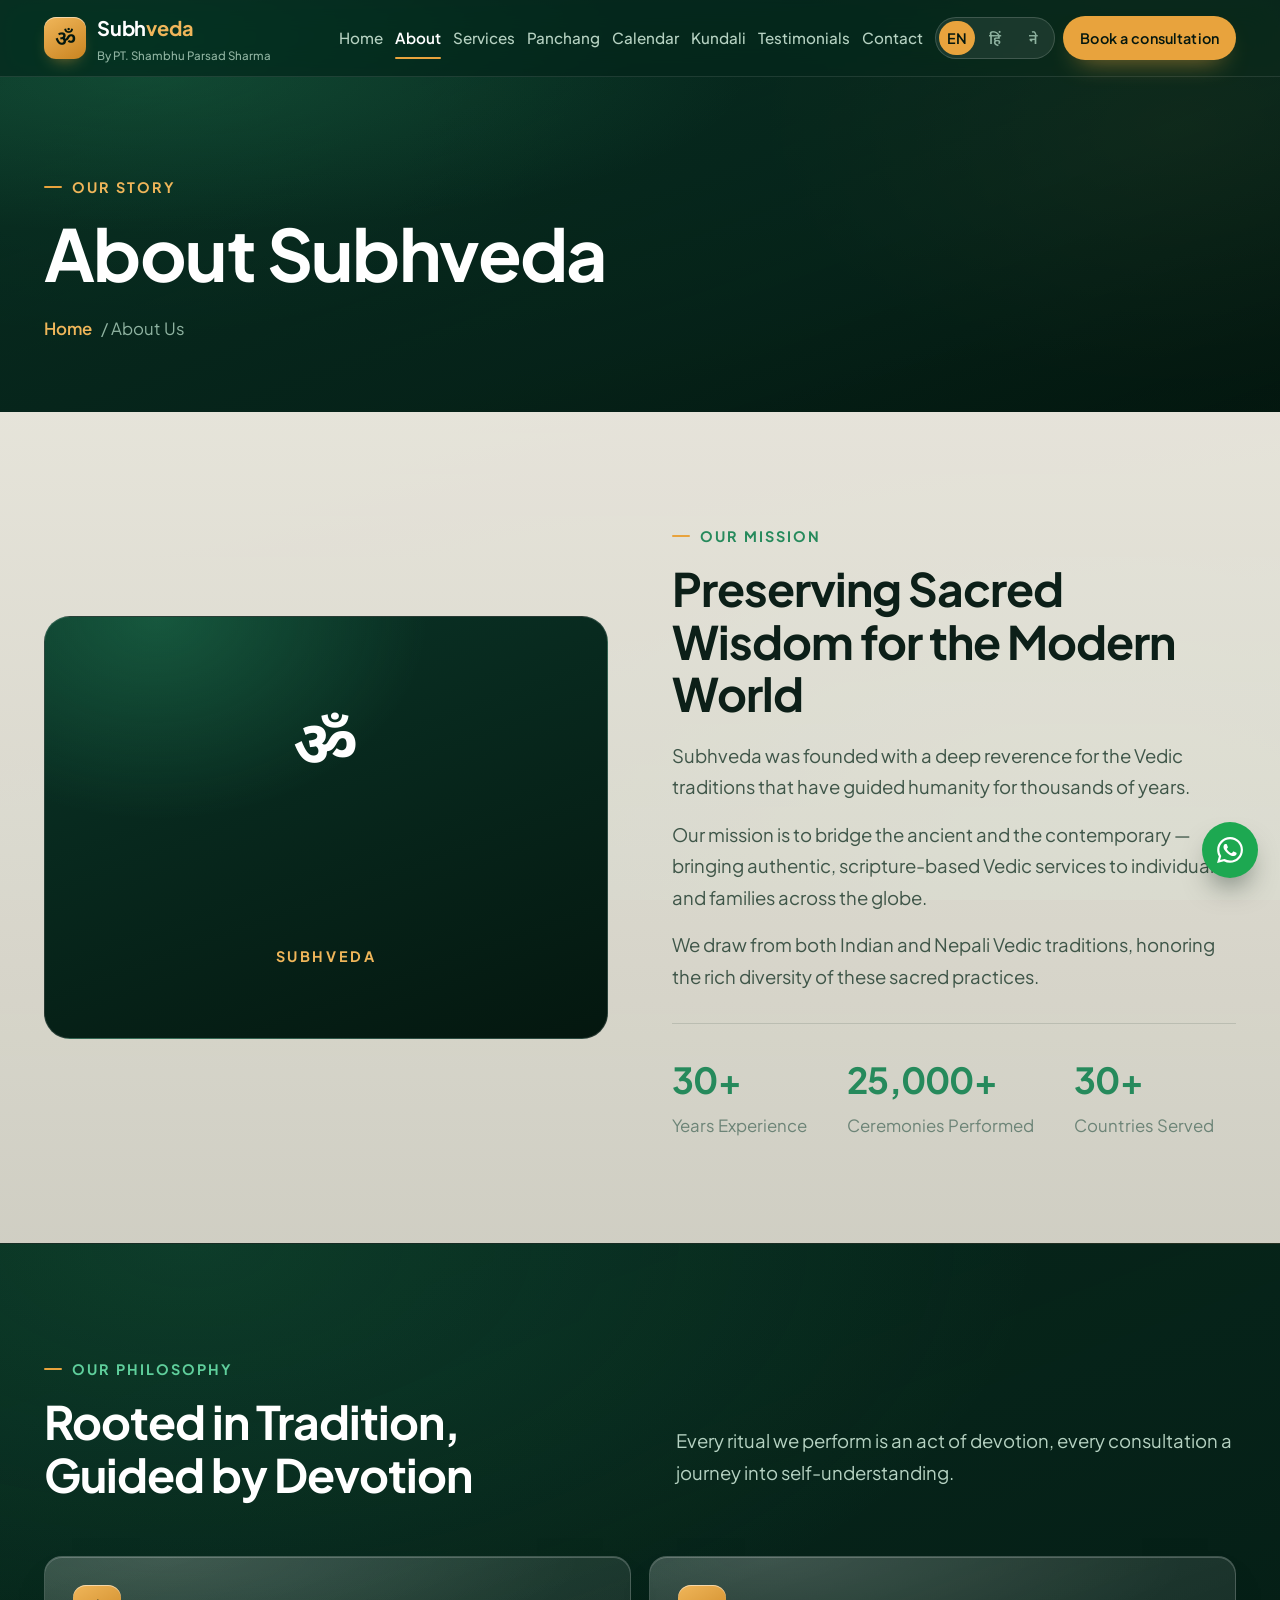
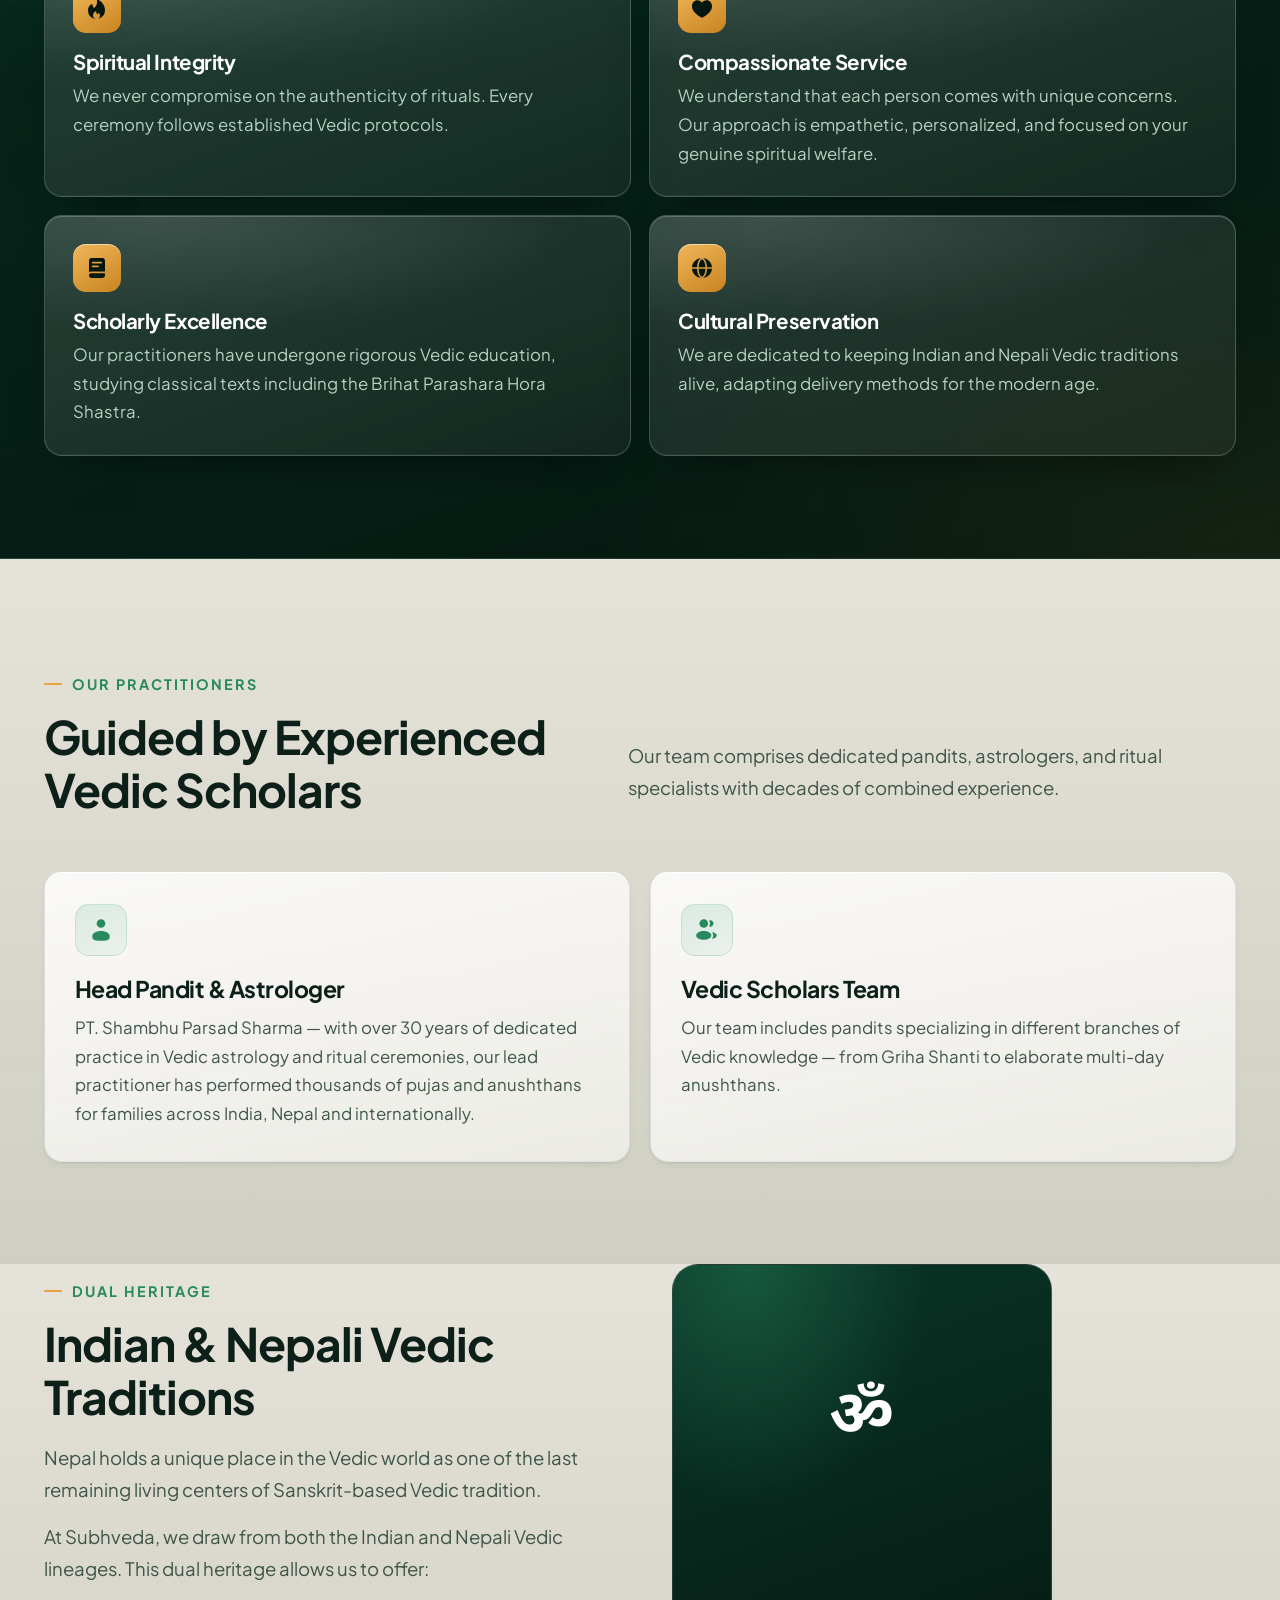
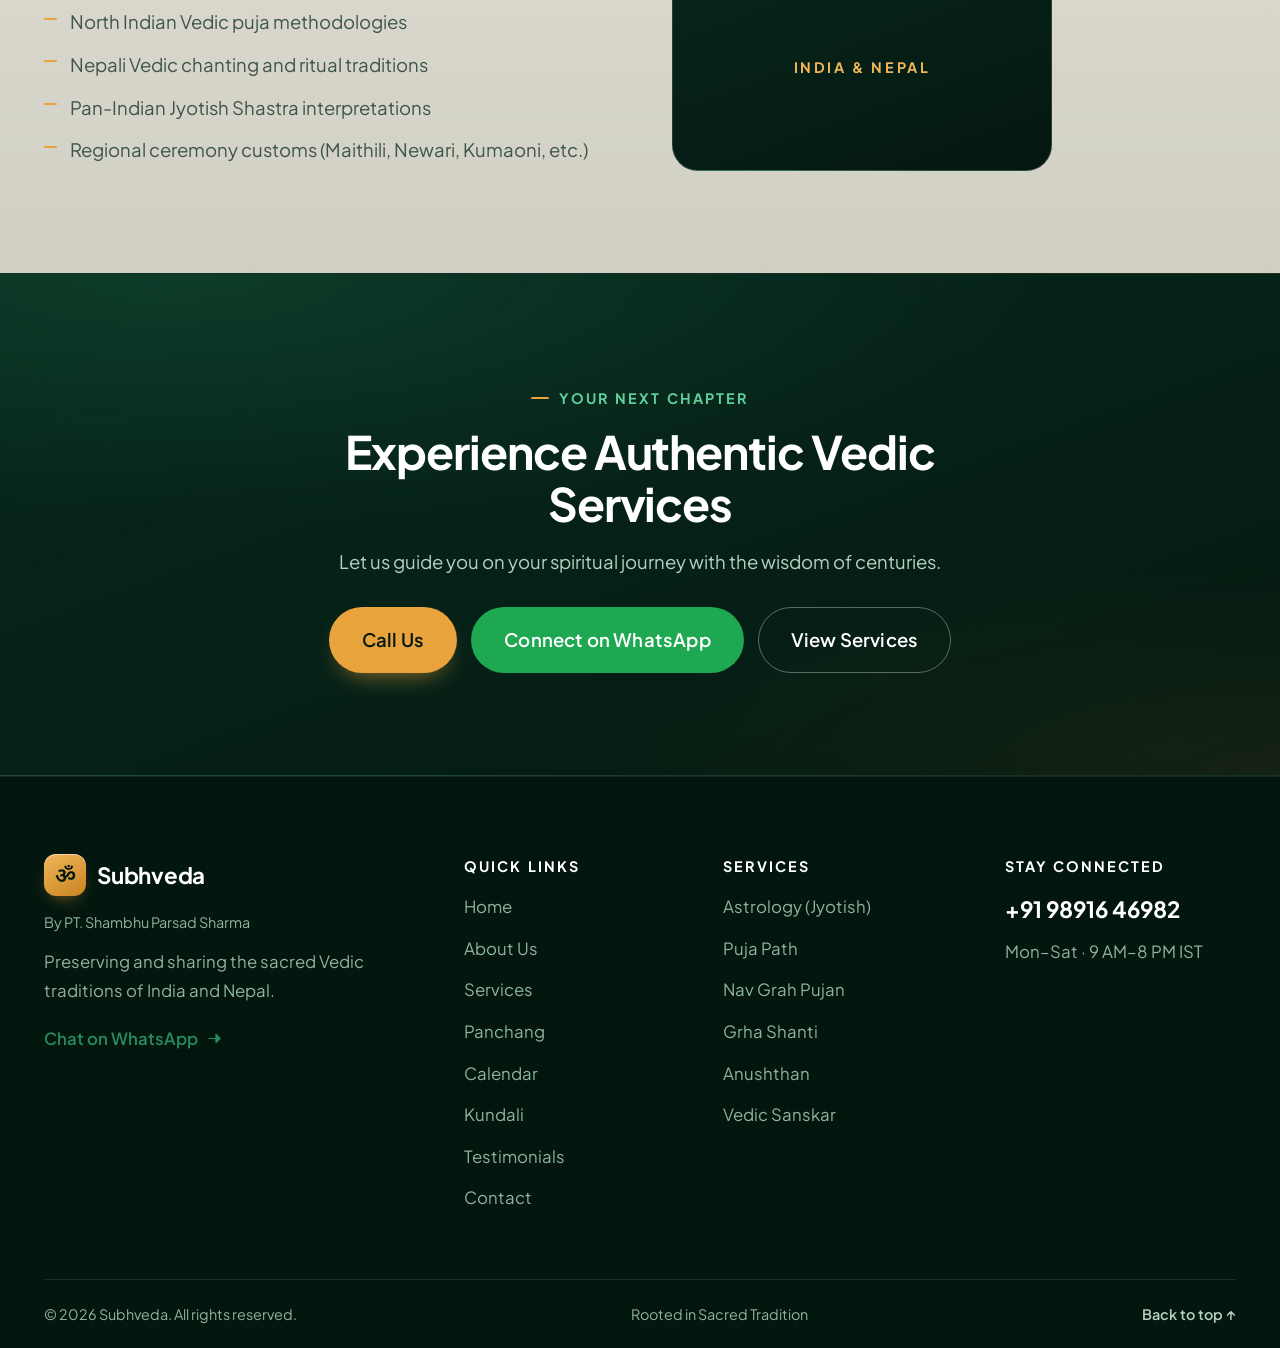
<file: about.html>
﻿<!DOCTYPE html>
<html lang="en">
<head>
  <meta charset="UTF-8">
  <meta name="viewport" content="width=device-width, initial-scale=1.0">
  <meta name="theme-color" content="#06251B">
  <title>About Us | Subhveda</title>
  <meta name="description" content="Learn about Subhveda's mission, our expert practitioners, and our commitment to authentic Vedic traditions from India and Nepal.">
  <link rel="canonical" href="https://www.shubhveda.com/about.html">
  <meta name="robots" content="index, follow">
  <meta property="og:type" content="website">
  <meta property="og:site_name" content="Subhveda">
  <meta property="og:title" content="About Subhveda">
  <meta property="og:description" content="Our mission, our practitioners, and our commitment to authentic Vedic traditions from India and Nepal.">
  <meta property="og:url" content="https://www.shubhveda.com/about.html">
  <meta property="og:image" content="https://www.shubhveda.com/images/rudra-poster.jpg">
  <meta name="twitter:card" content="summary_large_image">
  <link rel="preconnect" href="https://fonts.googleapis.com">
  <link rel="preconnect" href="https://fonts.gstatic.com" crossorigin>
  <link href="https://fonts.googleapis.com/css2?family=Plus+Jakarta+Sans:wght@400;500;600;700&family=Noto+Sans+Devanagari:wght@400;500;600;700&display=swap" rel="stylesheet">
  <link rel="icon" href="images/favicon.svg" type="image/svg+xml">
  <link rel="stylesheet" href="css/styles.css">
</head>
<body>
  <a class="skip-link" href="#main-content" data-i18n="skip_content">Skip to content</a>

  <header class="header">
    <div class="nav-container">
      <a href="index.html" class="logo" aria-label="Subhveda home">
        <span class="logo-icon" aria-hidden="true">ॐ</span>
        <span class="logo-text-group"><span class="logo-text">Subh<span class="logo-accent">veda</span></span><span class="logo-subtitle">By PT. Shambhu Parsad Sharma</span></span>
      </a>
      <nav class="nav-menu" id="main-navigation" aria-label="Main navigation">
        <a href="index.html" class="nav-link" data-i18n="nav_home">Home</a>
        <a href="about.html" class="nav-link active" aria-current="page" data-i18n="nav_about">About</a>
        <a href="services.html" class="nav-link" data-i18n="nav_services">Services</a>
        <a href="panchang.html" class="nav-link" data-i18n="nav_panchang">Panchang</a>
        <a href="calendar.html" class="nav-link" data-i18n="nav_calendar">Calendar</a>
        <a href="kundali.html" class="nav-link" data-i18n="nav_kundali">Kundali</a>
        <a href="testimonials.html" class="nav-link" data-i18n="nav_testimonials">Testimonials</a>
        <a href="contact.html" class="nav-link" data-i18n="nav_contact">Contact</a>
        <div class="nav-cta">
          <div class="lang-switcher" role="group" aria-label="Language">
            <button class="lang-btn active" data-lang="en" aria-label="English" aria-pressed="true">EN</button>
            <button class="lang-btn" data-lang="hi" aria-label="हिन्दी" aria-pressed="false">हिं</button>
            <button class="lang-btn" data-lang="ne" aria-label="नेपाली" aria-pressed="false">ने</button>
          </div>
          <a href="contact.html" class="btn btn-primary btn-sm" data-i18n="nav_book_now">Book a consultation</a>
        </div>
      </nav>
      <button class="hamburger" aria-label="Open menu" aria-expanded="false" aria-controls="main-navigation"><span></span><span></span><span></span></button>
    </div>
  </header>

  <main id="main-content">
    <section class="page-header">
      <div class="container">
        <span class="section-eyebrow" data-i18n="about_eyebrow">Our Story</span>
        <h1 data-i18n="about_title">About Subhveda</h1>
        <p class="breadcrumb"><a href="index.html" data-i18n="nav_home">Home</a> / <span data-i18n="about_breadcrumb_about">About Us</span></p>
      </div>
    </section>

    <section class="section-padding bg-primary">
      <div class="container">
        <div class="about-grid">
          <div class="about-image slide-in-left">
            <div class="about-image-placeholder" aria-hidden="true">ॐ<span class="about-label">SUBHVEDA</span></div>
          </div>
          <div class="about-content slide-in-right">
            <span class="section-eyebrow" data-i18n="about_mission_eyebrow">Our Mission</span>
            <h2 data-i18n="about_mission_title">Preserving Sacred Wisdom for the Modern World</h2>
            <p data-i18n="about_mission_desc1">Subhveda was founded with a deep reverence for the Vedic traditions that have guided humanity for thousands of years. We recognised that while the world modernises rapidly, the timeless wisdom of Jyotish Shastra, sacred pujas, and Vedic sanskars remains profoundly relevant for navigating life's challenges.</p>
            <p data-i18n="about_mission_desc2">Our mission is to bridge the ancient and the contemporary — bringing authentic, scripture-based Vedic services to individuals and families across the globe, regardless of geographical boundaries.</p>
            <p data-i18n="about_mission_desc3">We draw from both Indian and Nepali Vedic traditions, honouring the rich diversity of these sacred practices while maintaining the utmost authenticity in every ritual we perform.</p>
            <div class="about-stats">
              <div class="stat-item"><div class="stat-number">30+</div><div class="stat-label" data-i18n="about_stat_years">Years Experience</div></div>
              <div class="stat-item"><div class="stat-number">25,000+</div><div class="stat-label" data-i18n="about_stat_ceremonies">Ceremonies Performed</div></div>
              <div class="stat-item"><div class="stat-number">30+</div><div class="stat-label" data-i18n="about_stat_countries">Countries Served</div></div>
            </div>
          </div>
        </div>
      </div>
    </section>

    <section class="section-padding is-dark">
      <div class="container">
        <div class="section-heading fade-in">
          <div><span class="section-eyebrow" data-i18n="about_philosophy_eyebrow">Our Philosophy</span><h2 class="section-title" data-i18n="about_philosophy_title">Rooted in Tradition, Guided by Devotion</h2></div>
          <p class="section-desc" data-i18n="about_philosophy_desc">Every ritual we perform is an act of devotion, every consultation a journey into self-understanding.</p>
        </div>
        <div class="features-grid">
          <div class="feature-item glass fade-in"><div class="feature-icon" data-icon="fire"></div><h4 data-i18n="about_phi_spiritual_title">Spiritual Integrity</h4><p data-i18n="about_phi_spiritual_desc">We never compromise on the authenticity of rituals. Every ceremony follows established Vedic protocols passed down through generations of learned pandits.</p></div>
          <div class="feature-item glass fade-in"><div class="feature-icon" data-icon="heart"></div><h4 data-i18n="about_phi_compassion_title">Compassionate Service</h4><p data-i18n="about_phi_compassion_desc">We understand that each person comes with unique concerns. Our approach is empathetic, personalised, and focused on your genuine spiritual welfare.</p></div>
          <div class="feature-item glass fade-in"><div class="feature-icon" data-icon="book"></div><h4 data-i18n="about_phi_scholarly_title">Scholarly Excellence</h4><p data-i18n="about_phi_scholarly_desc">Our practitioners have undergone rigorous Vedic education, studying classical texts including the Brihat Parashara Hora Shastra, Jataka Parijata, and other foundational works.</p></div>
          <div class="feature-item glass fade-in"><div class="feature-icon" data-icon="global"></div><h4 data-i18n="about_phi_culture_title">Cultural Preservation</h4><p data-i18n="about_phi_culture_desc">We are dedicated to keeping Indian and Nepali Vedic traditions alive, adapting delivery methods for the modern age without altering sacred content.</p></div>
        </div>
      </div>
    </section>

    <section class="section-padding bg-primary">
      <div class="container">
        <div class="section-heading fade-in">
          <div><span class="section-eyebrow" data-i18n="about_team_eyebrow">Our Practitioners</span><h2 class="section-title" data-i18n="about_team_title">Guided by Experienced Vedic Scholars</h2></div>
          <p class="section-desc" data-i18n="about_team_desc">Our team comprises dedicated pandits, astrologers, and ritual specialists with decades of combined experience.</p>
        </div>
        <div class="team-grid">
          <div class="service-card fade-in"><div class="service-icon" data-icon="user"></div><h3 data-i18n="about_head_pandit">Head Pandit &amp; Astrologer</h3><p data-i18n="about_head_pandit_desc">PT. Shambhu Parsad Sharma — with over 30 years of dedicated practice in Vedic astrology and ritual ceremonies, our lead practitioner has performed thousands of pujas and anushthans for clients across India, Nepal, and internationally.</p></div>
          <div class="service-card fade-in"><div class="service-icon" data-icon="users"></div><h3 data-i18n="about_scholars_team">Vedic Scholars Team</h3><p data-i18n="about_scholars_team_desc">Our team includes pandits specialising in different branches of Vedic knowledge — from Griha Shanti and Navagraha ceremonies to elaborate multi-day anushthans, across North Indian and Nepali Vedic paddatis.</p></div>
        </div>
      </div>
    </section>

    <section class="section-padding bg-primary" style="padding-top: 0;">
      <div class="container">
        <div class="about-grid">
          <div class="about-content slide-in-left">
            <span class="section-eyebrow" data-i18n="about_dual_eyebrow">Dual Heritage</span>
            <h2 data-i18n="about_dual_title">Indian &amp; Nepali Vedic Traditions</h2>
            <p data-i18n="about_dual_desc1">Nepal holds a unique place in the Vedic world as one of the last remaining living centres of Sanskrit-based Vedic tradition. The Nepali Vedic tradition has preserved rituals and chanting methods that trace directly back to ancient times.</p>
            <p data-i18n="about_dual_desc2">At Subhveda, we draw from both the Indian and Nepali Vedic lineages. This dual heritage allows us to offer:</p>
            <ul>
              <li data-i18n="about_dual_list1">North Indian Vedic puja methodologies</li>
              <li data-i18n="about_dual_list2">Nepali Vedic chanting and ritual traditions</li>
              <li data-i18n="about_dual_list3">Pan-Indian Jyotish Shastra interpretations</li>
              <li data-i18n="about_dual_list4">Regional ceremony customs (Maithili, Newari, Kumaoni, etc.)</li>
            </ul>
          </div>
          <div class="slide-in-right">
            <div class="about-image-placeholder" style="aspect-ratio: 3 / 4; max-width: 380px;" aria-hidden="true">ॐ<span class="about-label">INDIA &amp; NEPAL</span></div>
          </div>
        </div>
      </div>
    </section>

    <section class="cta-banner is-dark">
      <div class="container">
        <div class="cta-panel">
          <span class="section-eyebrow" data-i18n="cta_kicker">Your next chapter</span>
          <h2 data-i18n="about_cta_title">Experience Authentic Vedic Services</h2>
          <p data-i18n="about_cta_desc">Let us guide you on your spiritual journey with the wisdom of centuries.</p>
          <div class="cta-buttons">
            <a href="tel:+919891646982" class="btn btn-primary btn-lg" data-i18n="about_cta_call">Call Us</a>
            <a href="https://api.whatsapp.com/send?phone=919891646982&amp;text=Namaste!%20I%20would%20like%20to%20learn%20more%20about%20Shubh%20Veda." class="btn btn-whatsapp btn-lg" target="_blank" rel="noopener" data-i18n="about_cta_whatsapp">Connect on WhatsApp</a>
            <a href="services.html" class="btn btn-outline-light btn-lg" data-i18n="about_cta_services">View Services</a>
          </div>
        </div>
      </div>
    </section>
  </main>

  <footer class="footer">
    <div class="container">
      <div class="footer-grid">
        <div class="footer-brand"><a href="index.html" class="logo"><span class="logo-icon" aria-hidden="true">ॐ</span><span class="logo-text">Subhveda</span></a><small>By PT. Shambhu Parsad Sharma</small><p data-i18n="footer_brand_desc">Preserving and sharing the sacred Vedic traditions of India and Nepal.</p><a class="text-link" href="https://api.whatsapp.com/send?phone=919891646982" target="_blank" rel="noopener"><span data-i18n="hero_whatsapp">Chat on WhatsApp</span><span data-icon="arrow-right"></span></a></div>
        <div class="footer-col"><h4 data-i18n="footer_quick_links">Quick Links</h4><ul><li><a href="index.html" data-i18n="footer_home">Home</a></li><li><a href="about.html" data-i18n="footer_about">About Us</a></li><li><a href="services.html" data-i18n="footer_services">Services</a></li><li><a href="panchang.html" data-i18n="nav_panchang">Panchang</a></li><li><a href="calendar.html" data-i18n="nav_calendar">Calendar</a></li><li><a href="kundali.html" data-i18n="nav_kundali">Kundali</a></li><li><a href="testimonials.html" data-i18n="footer_testimonials">Testimonials</a></li><li><a href="contact.html" data-i18n="footer_contact">Contact</a></li></ul></div>
        <div class="footer-col"><h4 data-i18n="footer_services_title">Services</h4><ul><li><a href="services.html#astrology" data-i18n="footer_svc_astrology">Astrology (Jyotish)</a></li><li><a href="services.html#puja" data-i18n="footer_svc_puja">Puja Path</a></li><li><a href="services.html#navgraha" data-i18n="footer_svc_navgraha">Nav Grah Pujan</a></li><li><a href="services.html#grha-shanti" data-i18n="footer_svc_grha_shanti">Grha Shanti</a></li><li><a href="services.html#anushthan" data-i18n="footer_svc_anushthan">Anushthan</a></li><li><a href="services.html#vedic-sanskar" data-i18n="footer_svc_vedic_sanskar">Vedic Sanskar</a></li></ul></div>
        <div class="footer-col"><h4 data-i18n="footer_stay_connected">Stay Connected</h4><a class="footer-phone" href="tel:+919891646982">+91 98916 46982</a><p class="footer-hours" data-i18n="footer_hours">Mon–Sat · 9 AM–8 PM IST</p></div>
      </div>
      <div class="footer-bottom"><p data-i18n="footer_copyright">© 2026 Subhveda. All rights reserved.</p><span data-i18n="footer_rooted">Rooted in Sacred Tradition</span><a href="#main-content" class="footer-top" data-i18n="back_top">Back to top ↑</a></div>
    </div>
  </footer>
  <a href="https://api.whatsapp.com/send?phone=919891646982&amp;text=Namaste!" class="whatsapp-float" target="_blank" rel="noopener" aria-label="Chat on WhatsApp"><span data-icon="whatsapp"></span></a>
  <button class="back-to-top" aria-label="Back to top"><span data-icon="chevron-down"></span></button>
  <nav class="action-bar" aria-label="Quick actions">
    <a href="tel:+919891646982" class="action-bar-btn action-bar-call"><span data-icon="phone"></span><span data-i18n="action_call">Call Now</span></a>
    <a href="https://api.whatsapp.com/send?phone=919891646982&amp;text=Namaste!%20I%20would%20like%20to%20book%20a%20service%20at%20Shubh%20Veda." class="action-bar-btn action-bar-wa" target="_blank" rel="noopener"><span data-icon="whatsapp"></span><span data-i18n="action_book">Book on WhatsApp</span></a>
  </nav>

  <script src="js/translations.js"></script>
  <script src="js/icons.js"></script>
  <script src="js/i18n.js"></script>
  <script defer src="js/main.js"></script>
</body>
</html>
</file>
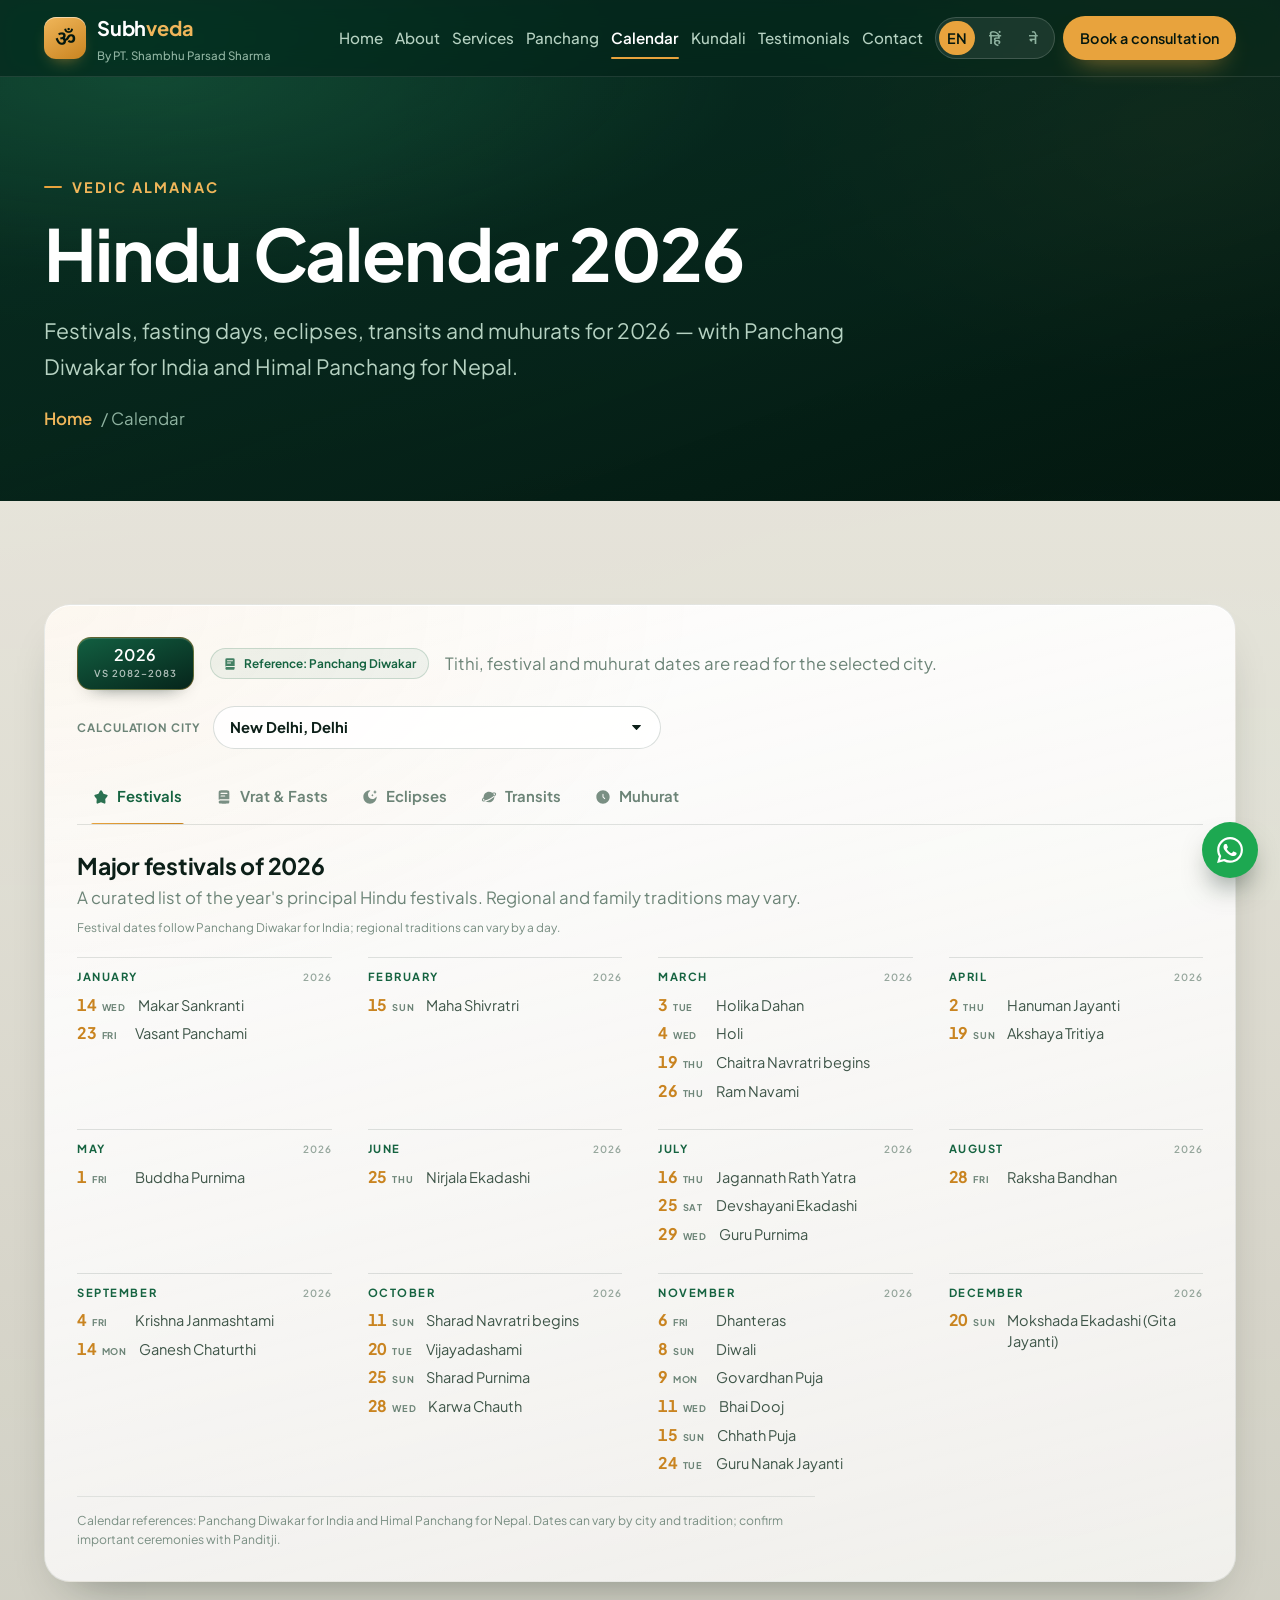
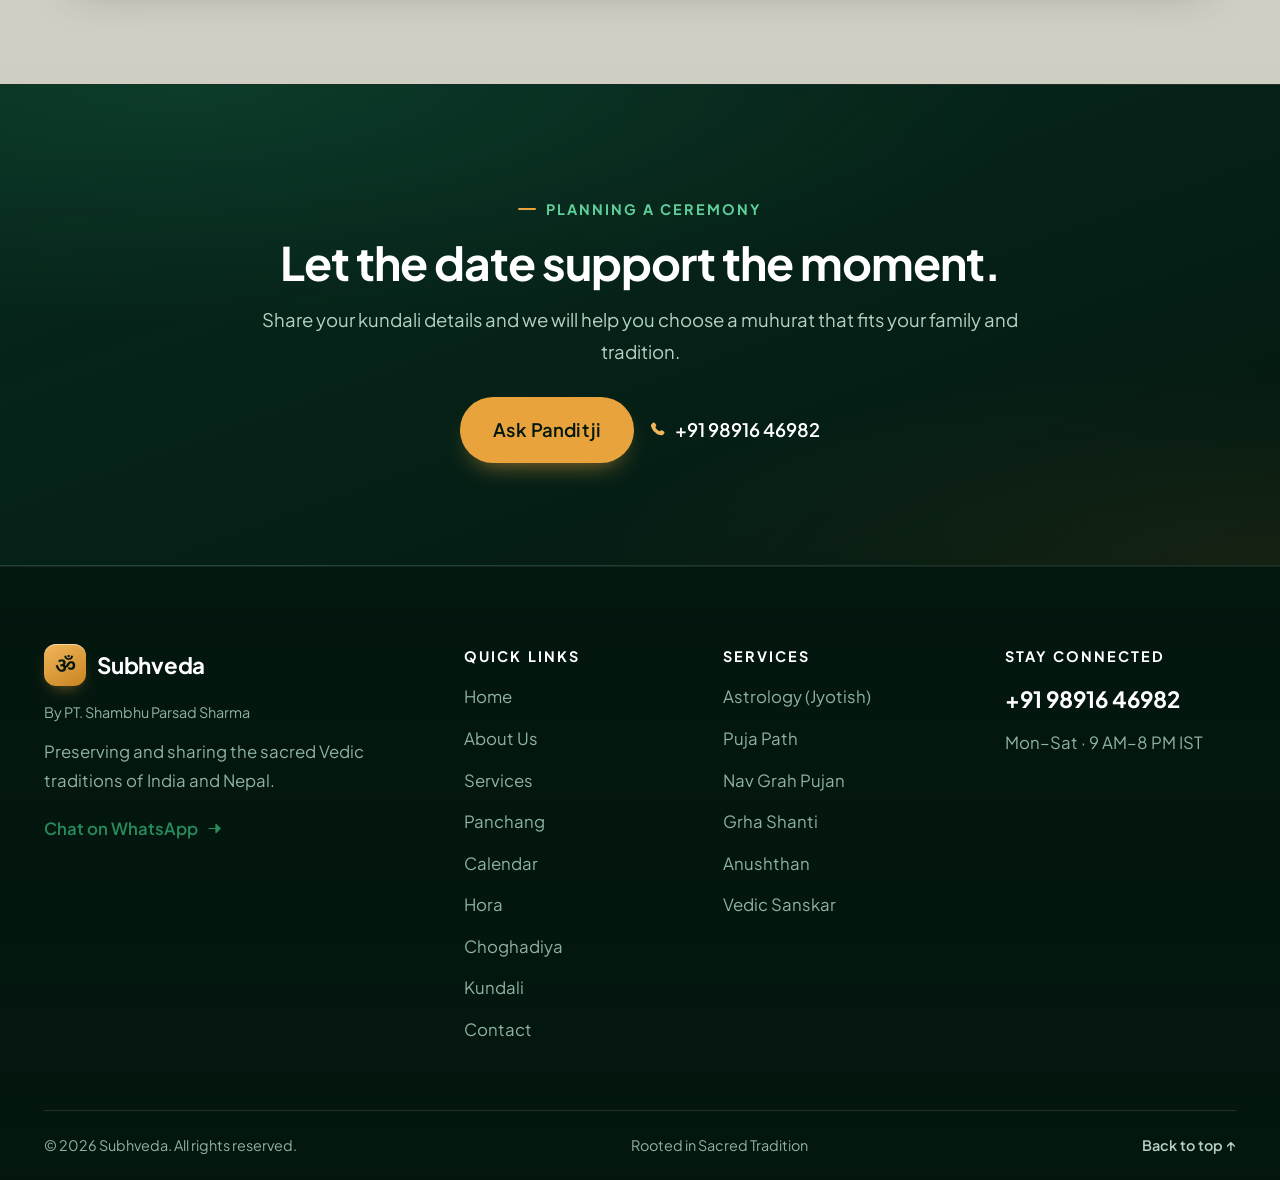
<file: calendar.html>
<!DOCTYPE html>
<html lang="en">
<head>
  <meta charset="UTF-8">
  <meta name="viewport" content="width=device-width, initial-scale=1.0">
  <meta name="theme-color" content="#06251B">
  <title>Hindu Calendar 2026 — Festivals, Vrat, Eclipse & Muhurat | Subhveda</title>
  <meta name="description" content="Hindu calendar 2026 with festivals, Ekadashi and Purnima dates, vrat calendar, eclipses, gochar, retrograde periods and an indicative muhurat search.">
  <link rel="canonical" href="https://www.shubhveda.com/calendar.html">
  <meta name="robots" content="index, follow">
  <meta property="og:type" content="website">
  <meta property="og:site_name" content="Subhveda">
  <meta property="og:title" content="Hindu Calendar 2026 — Festivals, Vrat, Eclipse & Muhurat">
  <meta property="og:description" content="The 2026 Vedic calendar: festivals, fasting days, eclipses, planetary transits and muhurat windows, with Panchang Diwakar for India and Himal Panchang for Nepal.">
  <meta property="og:url" content="https://www.shubhveda.com/calendar.html">
  <meta property="og:image" content="https://www.shubhveda.com/images/rudra-poster.jpg">
  <meta name="twitter:card" content="summary_large_image">
  <link rel="preconnect" href="https://fonts.googleapis.com">
  <link rel="preconnect" href="https://fonts.gstatic.com" crossorigin>
  <link href="https://fonts.googleapis.com/css2?family=Plus+Jakarta+Sans:wght@400;500;600;700&family=Noto+Sans+Devanagari:wght@400;500;600;700&display=swap" rel="stylesheet">
  <link rel="icon" href="images/favicon.svg" type="image/svg+xml">
  <link rel="stylesheet" href="css/styles.css">
  <script type="application/ld+json">
  {
    "@context": "https://schema.org",
    "@type": "WebPage",
    "name": "Hindu Calendar 2026",
    "url": "https://www.shubhveda.com/calendar.html",
    "description": "Hindu festivals, vrat dates, eclipses, transits and muhurat windows for 2026.",
    "isPartOf": { "@type": "WebSite", "name": "Subhveda", "url": "https://www.shubhveda.com/" },
    "publisher": { "@type": "Organization", "name": "Subhveda", "telephone": "+919891646982" }
  }
  </script>
</head>
<body>
  <a class="skip-link" href="#main-content" data-i18n="skip_content">Skip to content</a>

  <header class="header">
    <div class="nav-container">
      <a href="index.html" class="logo" aria-label="Subhveda home">
        <span class="logo-icon" aria-hidden="true">ॐ</span>
        <span class="logo-text-group"><span class="logo-text">Subh<span class="logo-accent">veda</span></span><span class="logo-subtitle">By PT. Shambhu Parsad Sharma</span></span>
      </a>
      <nav class="nav-menu" id="main-navigation" aria-label="Main navigation">
        <a href="index.html" class="nav-link" data-i18n="nav_home">Home</a>
        <a href="about.html" class="nav-link" data-i18n="nav_about">About</a>
        <a href="services.html" class="nav-link" data-i18n="nav_services">Services</a>
        <a href="panchang.html" class="nav-link" data-i18n="nav_panchang">Panchang</a>
        <a href="calendar.html" class="nav-link active" data-i18n="nav_calendar">Calendar</a>
        <a href="kundali.html" class="nav-link" data-i18n="nav_kundali">Kundali</a>
        <a href="testimonials.html" class="nav-link" data-i18n="nav_testimonials">Testimonials</a>
        <a href="contact.html" class="nav-link" data-i18n="nav_contact">Contact</a>
        <div class="nav-cta">
          <div class="lang-switcher" role="group" aria-label="Language">
            <button class="lang-btn active" data-lang="en" aria-label="English" aria-pressed="true">EN</button>
            <button class="lang-btn" data-lang="hi" aria-label="हिन्दी" aria-pressed="false">हिं</button>
            <button class="lang-btn" data-lang="ne" aria-label="नेपाली" aria-pressed="false">ने</button>
          </div>
          <a href="contact.html" class="btn btn-primary btn-sm" data-i18n="nav_book_now">Book a consultation</a>
        </div>
      </nav>
      <button class="hamburger" aria-label="Open menu" aria-expanded="false" aria-controls="main-navigation"><span></span><span></span><span></span></button>
    </div>
  </header>

  <main id="main-content">
    <section class="page-header">
      <div class="container">
        <span class="section-eyebrow" data-i18n="cal_page_eyebrow">Vedic Almanac</span>
        <h1 data-i18n="cal_page_title">Hindu Calendar 2026</h1>
        <p class="page-lede" data-i18n="cal_page_desc">Festivals, fasting days, eclipses, transits and muhurats for 2026 — with Panchang Diwakar for India and Himal Panchang for Nepal.</p>
        <p class="breadcrumb"><a href="index.html" data-i18n="nav_home">Home</a> / <span data-i18n="nav_calendar">Calendar</span></p>
      </div>
    </section>

    <section class="section-padding bg-primary">
      <div class="container">
        <div class="calendar-shell">
          <div class="calendar-head">
            <div class="calendar-meta">
              <span class="cal-year-chip"><strong>2026</strong><small data-i18n="cal_vs">VS 2082–2083</small></span>
              <span class="cal-ref-chip"><span data-icon="book"></span><span id="cal-reference"></span></span>
              <p class="calendar-sub" data-i18n="cal_sub">Dates follow the amanta lunar calendar for the selected city.</p>
            </div>
            <div class="calendar-tools">
              <label class="panchang-city">
                <span class="panchang-city-label" data-i18n="cal_city_label">Calculation city</span>
                <span class="panchang-select-wrap">
                  <select id="cal-city" aria-label="Calculation city"></select>
                  <span class="panchang-city-caret" data-icon="chevron-down"></span>
                </span>
              </label>
            </div>
          </div>

          <div class="calendar-tabs" role="tablist" aria-label="Calendar sections">
            <button type="button" class="calendar-tab is-active" id="cal-tab-festivals" role="tab" aria-selected="true" aria-controls="cal-pane-festivals" data-tab="festivals">
              <span data-icon="star"></span><span data-i18n="cal_tab_festivals">Festivals</span>
            </button>
            <button type="button" class="calendar-tab" id="cal-tab-vrat" role="tab" aria-selected="false" aria-controls="cal-pane-vrat" data-tab="vrat">
              <span data-icon="book"></span><span data-i18n="cal_tab_vrat">Vrat &amp; Fasts</span>
            </button>
            <button type="button" class="calendar-tab" id="cal-tab-grahan" role="tab" aria-selected="false" aria-controls="cal-pane-grahan" data-tab="grahan">
              <span data-icon="moon"></span><span data-i18n="cal_tab_grahan">Eclipses</span>
            </button>
            <button type="button" class="calendar-tab" id="cal-tab-gochar" role="tab" aria-selected="false" aria-controls="cal-pane-gochar" data-tab="gochar">
              <span data-icon="planet"></span><span data-i18n="cal_tab_gochar">Transits</span>
            </button>
            <button type="button" class="calendar-tab" id="cal-tab-muhurat" role="tab" aria-selected="false" aria-controls="cal-pane-muhurat" data-tab="muhurat">
              <span data-icon="clock"></span><span data-i18n="cal_tab_muhurat">Muhurat</span>
            </button>
          </div>

          <div class="calendar-panel">
            <div class="cal-pane" id="cal-pane-festivals" role="tabpanel" aria-labelledby="cal-tab-festivals">
              <div class="cal-section-head">
                <h3 data-i18n="cal_festivals_title">Major festivals of 2026</h3>
                <p data-i18n="cal_festivals_desc">A curated list of the year's principal Hindu festivals. Regional and family traditions may vary.</p>
                <p class="cal-source" id="cal-fest-source"></p>
              </div>
              <div id="cal-festivals"></div>
            </div>

            <div class="cal-pane" id="cal-pane-vrat" role="tabpanel" aria-labelledby="cal-tab-vrat" hidden>
              <div class="cal-section-head">
                <h3 data-i18n="cal_vrat_title">Vrat calendar 2026</h3>
                <p data-i18n="cal_vrat_desc">Ekadashi, Purnima, Amavasya and Pradosh dates for your city.</p>
              </div>
              <div class="cal-table-wrap" id="cal-vrat"></div>
              <p class="cal-note" data-i18n="cal_vrat_note">Ekadashi is taken at sunrise and Purnima at sunset. Festival observance can follow pradosh or midnight rules and may differ by a day.</p>
              <div class="cal-recurring">
                <h4 data-i18n="cal_weekly_title">Recurring vrats</h4>
                <p data-i18n="cal_weekly_desc">Somvar (Monday), Mangalvar (Tuesday) and Shanivar (Saturday) fasts; Sankashti Chaturthi on Krishna Chaturthi; Satyanarayan Vrat on Purnima.</p>
              </div>
            </div>

            <div class="cal-pane" id="cal-pane-grahan" role="tabpanel" aria-labelledby="cal-tab-grahan" hidden>
              <div class="cal-section-head">
                <h3 data-i18n="cal_grahan_title">Eclipses in 2026</h3>
                <p data-i18n="cal_grahan_desc">Solar and lunar eclipses with the greatest phase in the selected city's local time.</p>
              </div>
              <div class="cal-eclipse-grid" id="cal-eclipses"></div>
              <p class="cal-note" data-i18n="cal_grahan_note">Times follow the selected city's timezone. A lunar eclipse is visible wherever the Moon is above the horizon. Sutak is traditionally observed only for an eclipse visible at your location.</p>
            </div>

            <div class="cal-pane" id="cal-pane-gochar" role="tabpanel" aria-labelledby="cal-tab-gochar" hidden>
              <div class="cal-section-head">
                <h3 data-i18n="cal_gochar_title">Gochar — planetary transits</h3>
                <p data-i18n="cal_gochar_desc">Sidereal (nirayana) positions of the nine grahas, read with the selected panchang reference.</p>
              </div>
              <div class="cal-table-wrap" id="cal-gochar"></div>
              <p class="cal-note" data-i18n="cal_gochar_note">The Moon changes rashi about every two days; slower planets show their next ingress date.</p>
              <div class="cal-section-head cal-section-head--spaced">
                <h3 data-i18n="cal_retro_title">Retrograde periods 2026</h3>
                <p data-i18n="cal_retro_desc">Apparent backward motion of the five star-planets during 2026.</p>
              </div>
              <div class="cal-table-wrap" id="cal-retro"></div>
              <p class="cal-note" data-i18n="cal_retro_note">Rahu and Ketu are always retrograde. Dates are sidereal and may differ by a day from Western ephemerides.</p>
            </div>

            <div class="cal-pane" id="cal-pane-muhurat" role="tabpanel" aria-labelledby="cal-tab-muhurat" hidden>
              <div class="cal-section-head">
                <h3 data-i18n="cal_muhurat_title">Muhurat search</h3>
                <p data-i18n="cal_muhurat_desc">Find an indicative auspicious window for a wedding, housewarming, vehicle or naming ceremony.</p>
                <p class="cal-source" id="cal-muhurat-source"></p>
              </div>
              <div class="cal-muhurat-controls">
                <div class="cal-event-tabs" role="group" aria-label="Ceremony">
                  <button type="button" class="cal-event-btn is-active" data-event="vivah" aria-pressed="true" data-i18n="cal_event_vivah">Vivah</button>
                  <button type="button" class="cal-event-btn" data-event="griha" aria-pressed="false" data-i18n="cal_event_griha">Griha Pravesh</button>
                  <button type="button" class="cal-event-btn" data-event="vehicle" aria-pressed="false" data-i18n="cal_event_vehicle">Vehicle</button>
                  <button type="button" class="cal-event-btn" data-event="namkaran" aria-pressed="false" data-i18n="cal_event_namkaran">Namkaran</button>
                </div>
                <label class="cal-window">
                  <span data-i18n="cal_window">Within</span>
                  <span class="cal-window-select-wrap">
                    <select id="cal-window">
                      <option value="30" data-i18n="cal_days_30">30 days</option>
                      <option value="60" selected data-i18n="cal_days_60">60 days</option>
                      <option value="90" data-i18n="cal_days_90">90 days</option>
                    </select>
                    <span data-icon="chevron-down"></span>
                  </span>
                </label>
              </div>
              <div id="cal-muhurat-results" aria-live="polite"></div>
              <p class="cal-note" data-i18n="cal_muhurat_indicative">Indicative dates only. The final muhurat depends on your kundali, lagna and local tradition.</p>
            </div>
          </div>

          <p class="calendar-disclaimer" data-i18n="cal_disclaimer">Calendar references: Panchang Diwakar for India and Himal Panchang for Nepal. Dates can vary by city and tradition; confirm important ceremonies with Panditji.</p>
        </div>
      </div>
    </section>

    <section class="cta-banner is-dark">
      <div class="container">
        <div class="cta-panel">
          <span class="section-eyebrow" data-i18n="cal_cta_kicker">Planning a ceremony</span>
          <h2 data-i18n="cal_cta_title">Let the date support the moment.</h2>
          <p data-i18n="cal_cta_desc">Share your kundali details and we will help you choose a muhurat that fits your family and tradition.</p>
          <div class="cta-buttons">
            <a href="contact.html" class="btn btn-primary btn-lg" data-i18n="cal_cta_begin">Ask Panditji</a>
            <a href="tel:+919891646982" class="cta-phone"><span data-icon="phone"></span>+91 98916 46982</a>
          </div>
        </div>
      </div>
    </section>
  </main>

  <footer class="footer">
    <div class="container">
      <div class="footer-grid">
        <div class="footer-brand"><a href="index.html" class="logo"><span class="logo-icon" aria-hidden="true">ॐ</span><span class="logo-text">Subhveda</span></a><small>By PT. Shambhu Parsad Sharma</small><p data-i18n="footer_brand_desc">Preserving and sharing the sacred Vedic traditions of India and Nepal.</p><a class="text-link" href="https://api.whatsapp.com/send?phone=919891646982" target="_blank" rel="noopener"><span data-i18n="hero_whatsapp">Chat on WhatsApp</span><span data-icon="arrow-right"></span></a></div>
        <div class="footer-col"><h4 data-i18n="footer_quick_links">Quick Links</h4><ul><li><a href="index.html" data-i18n="footer_home">Home</a></li><li><a href="about.html" data-i18n="footer_about">About Us</a></li><li><a href="services.html" data-i18n="footer_services">Services</a></li><li><a href="panchang.html" data-i18n="nav_panchang">Panchang</a></li><li><a href="calendar.html" data-i18n="nav_calendar">Calendar</a></li><li><a href="hora.html" data-i18n="panchang_hora_title">Hora</a></li><li><a href="choghadiya.html" data-i18n="panchang_choghadiya_title">Choghadiya</a></li><li><a href="kundali.html" data-i18n="nav_kundali">Kundali</a></li><li><a href="contact.html" data-i18n="footer_contact">Contact</a></li></ul></div>
        <div class="footer-col"><h4 data-i18n="footer_services_title">Services</h4><ul><li><a href="services.html#astrology" data-i18n="footer_svc_astrology">Astrology (Jyotish)</a></li><li><a href="services.html#puja" data-i18n="footer_svc_puja">Puja Path</a></li><li><a href="services.html#navgraha" data-i18n="footer_svc_navgraha">Nav Grah Pujan</a></li><li><a href="services.html#grha-shanti" data-i18n="footer_svc_grha_shanti">Grha Shanti</a></li><li><a href="services.html#anushthan" data-i18n="footer_svc_anushthan">Anushthan</a></li><li><a href="services.html#vedic-sanskar" data-i18n="footer_svc_vedic_sanskar">Vedic Sanskar</a></li></ul></div>
        <div class="footer-col"><h4 data-i18n="footer_stay_connected">Stay Connected</h4><a class="footer-phone" href="tel:+919891646982">+91 98916 46982</a><p class="footer-hours" data-i18n="footer_hours">Mon–Sat · 9 AM–8 PM IST</p></div>
      </div>
      <div class="footer-bottom"><p data-i18n="footer_copyright">© 2026 Subhveda. All rights reserved.</p><span data-i18n="footer_rooted">Rooted in Sacred Tradition</span><a href="#main-content" class="footer-top" data-i18n="back_top">Back to top ↑</a></div>
    </div>
  </footer>
  <a href="https://api.whatsapp.com/send?phone=919891646982&amp;text=Namaste!" class="whatsapp-float" target="_blank" rel="noopener" aria-label="Chat on WhatsApp"><span data-icon="whatsapp"></span></a>
  <button class="back-to-top" aria-label="Back to top"><span data-icon="chevron-down"></span></button>
  <nav class="action-bar" aria-label="Quick actions">
    <a href="tel:+919891646982" class="action-bar-btn action-bar-call"><span data-icon="phone"></span><span data-i18n="action_call">Call Now</span></a>
    <a href="https://api.whatsapp.com/send?phone=919891646982&amp;text=Namaste!%20I%20would%20like%20to%20book%20a%20service%20at%20Shubh%20Veda." class="action-bar-btn action-bar-wa" target="_blank" rel="noopener"><span data-icon="whatsapp"></span><span data-i18n="action_book">Book on WhatsApp</span></a>
  </nav>

  <script src="js/translations.js"></script>
  <script src="js/icons.js"></script>
  <script src="js/i18n.js"></script>
  <script defer src="js/panchang.js"></script>
  <script defer src="js/kundali.js"></script>
  <script defer src="js/calendar.js"></script>
  <script defer src="js/main.js"></script>
</body>
</html>
</file>
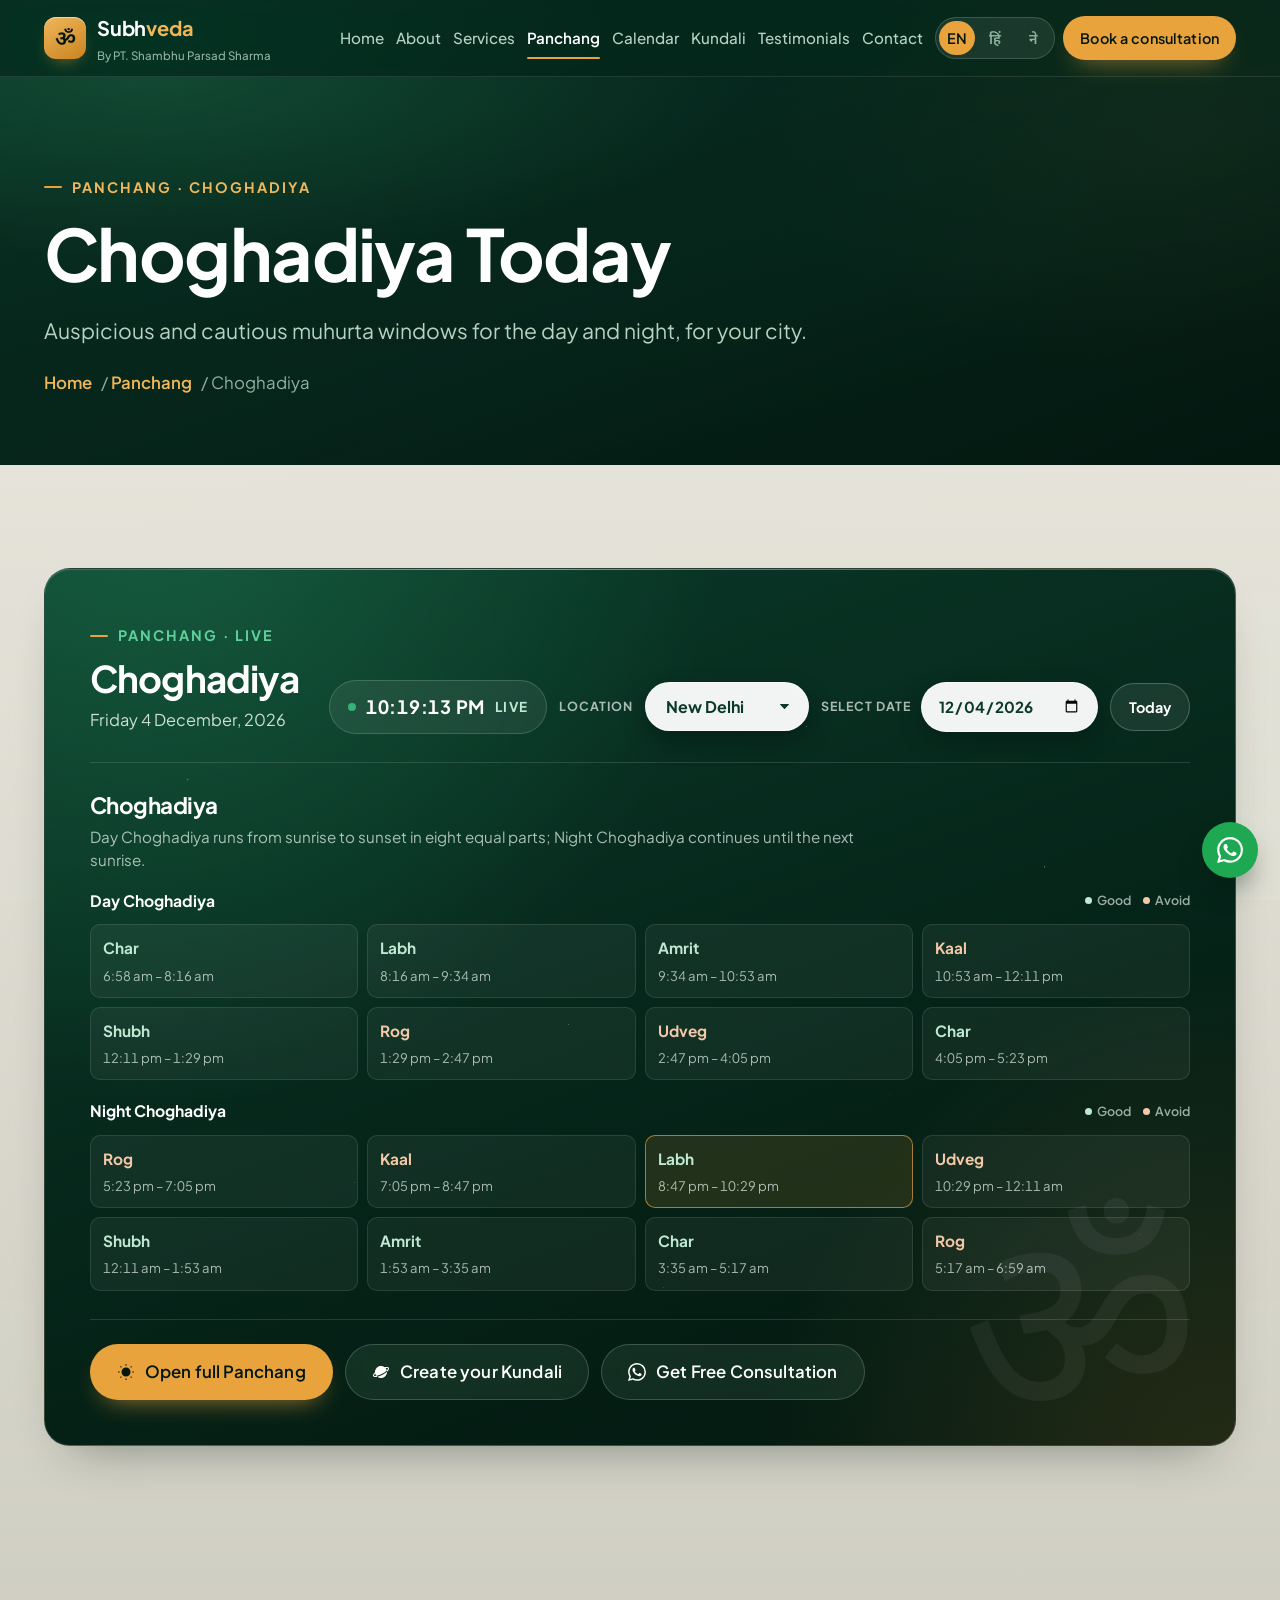
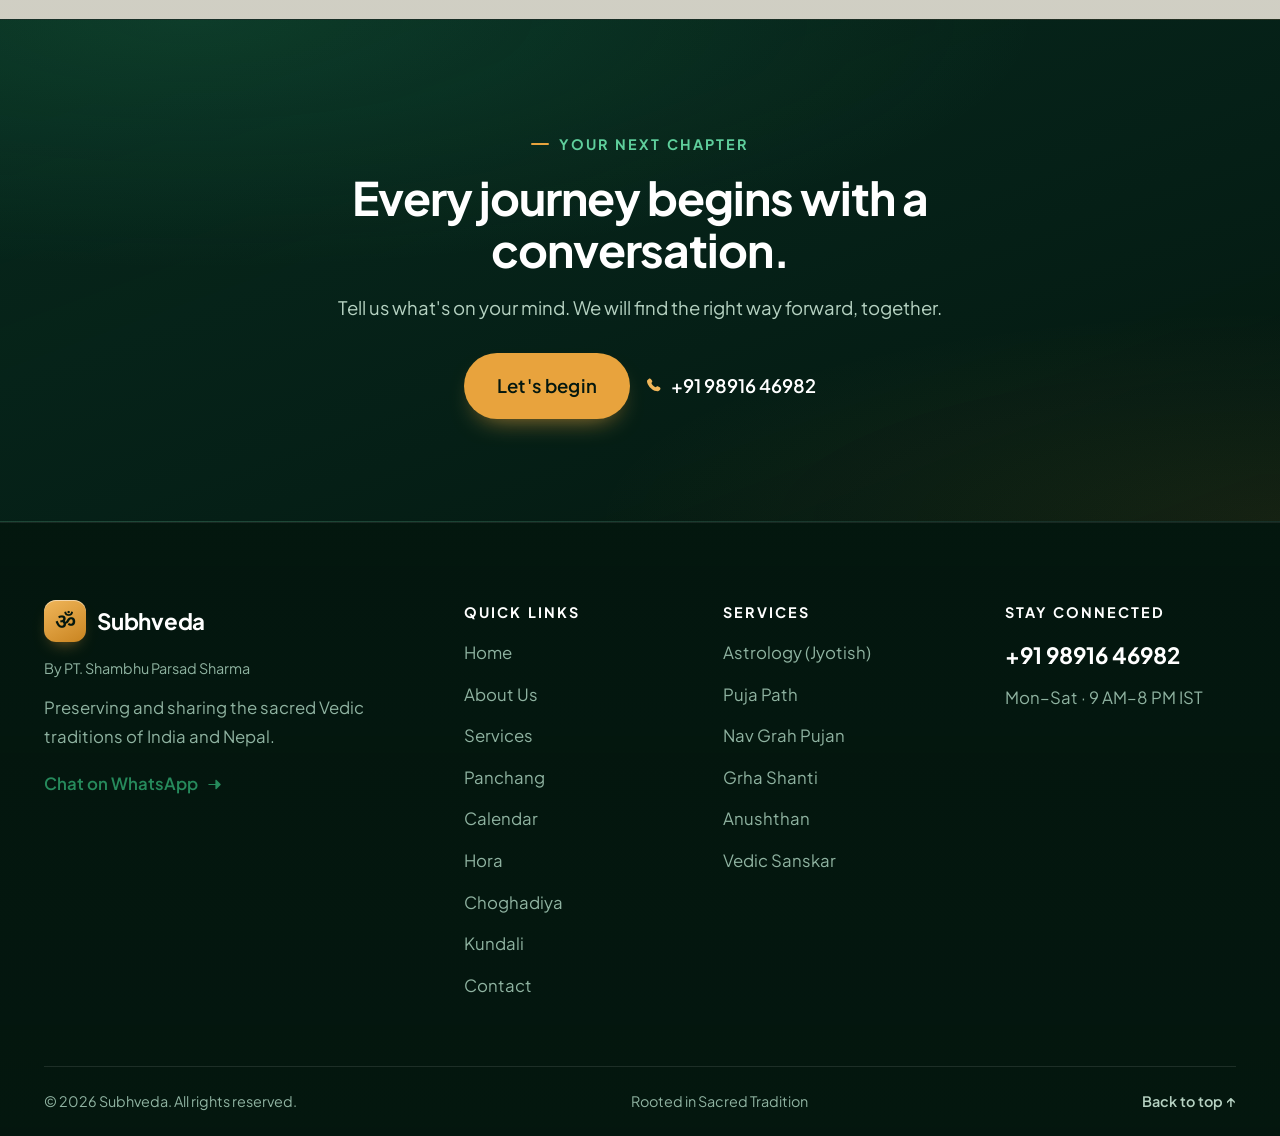
<file: choghadiya.html>
<!DOCTYPE html>
<html lang="en">
<head>
  <meta charset="UTF-8">
  <meta name="viewport" content="width=device-width, initial-scale=1.0">
  <meta name="theme-color" content="#06251B">
  <title>Choghadiya Today, Auspicious Muhurat | Subhveda</title>
  <meta name="description" content="Today's Choghadiya for your city — the eight day and eight night muhurta windows, with auspicious and cautious periods marked.">
  <link rel="canonical" href="https://www.shubhveda.com/choghadiya.html">
  <meta name="robots" content="index, follow">
  <meta property="og:type" content="website">
  <meta property="og:site_name" content="Subhveda">
  <meta property="og:title" content="Choghadiya Today, Auspicious Muhurat | Subhveda">
  <meta property="og:description" content="Day and night Choghadiya windows, calculated from sunrise and sunset with the Lahiri ayanamsa.">
  <meta property="og:url" content="https://www.shubhveda.com/choghadiya.html">
  <meta property="og:image" content="https://www.shubhveda.com/images/rudra-poster.jpg">
  <meta name="twitter:card" content="summary_large_image">
  <link rel="preconnect" href="https://fonts.googleapis.com">
  <link rel="preconnect" href="https://fonts.gstatic.com" crossorigin>
  <link href="https://fonts.googleapis.com/css2?family=Plus+Jakarta+Sans:wght@400;500;600;700&family=Noto+Sans+Devanagari:wght@400;500;600;700&display=swap" rel="stylesheet">
  <link rel="icon" href="images/favicon.svg" type="image/svg+xml">
  <link rel="stylesheet" href="css/styles.css">
  <script type="application/ld+json">
  {
    "@context": "https://schema.org",
    "@type": "WebPage",
    "name": "Choghadiya Today",
    "url": "https://www.shubhveda.com/choghadiya.html",
    "description": "The eight day and eight night Choghadiya windows, for your city.",
    "isPartOf": { "@type": "WebSite", "name": "Subhveda", "url": "https://www.shubhveda.com/" },
    "publisher": { "@type": "Organization", "name": "Subhveda", "telephone": "+919891646982" }
  }
  </script>
</head>
<body>
  <a class="skip-link" href="#main-content" data-i18n="skip_content">Skip to content</a>

  <header class="header">
    <div class="nav-container">
      <a href="index.html" class="logo" aria-label="Subhveda home">
        <span class="logo-icon" aria-hidden="true">ॐ</span>
        <span class="logo-text-group"><span class="logo-text">Subh<span class="logo-accent">veda</span></span><span class="logo-subtitle">By PT. Shambhu Parsad Sharma</span></span>
      </a>
      <nav class="nav-menu" id="main-navigation" aria-label="Main navigation">
        <a href="index.html" class="nav-link" data-i18n="nav_home">Home</a>
        <a href="about.html" class="nav-link" data-i18n="nav_about">About</a>
        <a href="services.html" class="nav-link" data-i18n="nav_services">Services</a>
        <a href="panchang.html" class="nav-link active" data-i18n="nav_panchang">Panchang</a>
        <a href="calendar.html" class="nav-link" data-i18n="nav_calendar">Calendar</a>
        <a href="kundali.html" class="nav-link" data-i18n="nav_kundali">Kundali</a>
        <a href="testimonials.html" class="nav-link" data-i18n="nav_testimonials">Testimonials</a>
        <a href="contact.html" class="nav-link" data-i18n="nav_contact">Contact</a>
        <div class="nav-cta">
          <div class="lang-switcher" role="group" aria-label="Language">
            <button class="lang-btn active" data-lang="en" aria-label="English" aria-pressed="true">EN</button>
            <button class="lang-btn" data-lang="hi" aria-label="हिन्दी" aria-pressed="false">हिं</button>
            <button class="lang-btn" data-lang="ne" aria-label="नेपाली" aria-pressed="false">ने</button>
          </div>
          <a href="contact.html" class="btn btn-primary btn-sm" data-i18n="nav_book_now">Book a consultation</a>
        </div>
      </nav>
      <button class="hamburger" aria-label="Open menu" aria-expanded="false" aria-controls="main-navigation"><span></span><span></span><span></span></button>
    </div>
  </header>

  <main id="main-content">
    <section class="page-header">
      <div class="container">
        <span class="section-eyebrow" data-i18n="choghadiya_page_eyebrow">Panchang · Choghadiya</span>
        <h1 data-i18n="choghadiya_page_title">Choghadiya Today</h1>
        <p class="page-lede" data-i18n="choghadiya_page_desc">Auspicious and cautious muhurta windows for the day and night, for your city.</p>
        <p class="breadcrumb"><a href="index.html" data-i18n="nav_home">Home</a> / <a href="panchang.html" data-i18n="panchang_breadcrumb">Panchang</a> / <span data-i18n="panchang_choghadiya_title">Choghadiya</span></p>
      </div>
    </section>

    <section class="section-padding bg-primary">
      <div class="container">
        <div class="panchang-block">
          <div class="panchang-panel" id="panchang-panel">
            <div class="panchang-stars" aria-hidden="true"></div>
            <span class="panchang-om" aria-hidden="true">ॐ</span>
            <div class="panchang-head">
              <div>
                <span class="section-eyebrow" data-i18n="panchang_eyebrow">Panchang · Live</span>
                <h2 class="panchang-title" data-i18n="panchang_choghadiya_title">Choghadiya</h2>
                <p class="panchang-date"><span id="panchang-date">—</span><span class="panchang-date-sub" id="panchang-date-sub"></span></p>
              </div>
              <div class="panchang-tools">
                <span class="panchang-live" id="panchang-live"><span class="panchang-live-dot"></span><span class="panchang-clock" id="panchang-clock">--:--:--</span><span id="panchang-live-label" data-i18n="panchang_live">Live</span></span>
                <label class="panchang-city"><span class="panchang-city-label" data-i18n="panchang_location">Location</span><span class="panchang-select-wrap"><select id="panchang-city" aria-label="Location"></select><span class="panchang-city-caret" data-icon="chevron-down"></span></span></label>
                <label class="panchang-datepick"><span class="panchang-city-label" data-i18n="panchang_select_date">Select date</span><input type="date" id="panchang-date-pick"></label>
                <button type="button" class="panchang-today-btn" id="panchang-today" data-i18n="panchang_today">Today</button>
              </div>
            </div>
            <div class="panchang-details is-flush">
              <section class="panchang-section">
                <div class="panchang-section-head">
                  <h3 data-i18n="panchang_choghadiya_title">Choghadiya</h3>
                  <p data-i18n="choghadiya_page_intro">Day Choghadiya runs from sunrise to sunset in eight equal parts; Night Choghadiya continues until the next sunrise.</p>
                </div>
                <div id="pc-choghadiya"></div>
              </section>
            </div>
            <div class="panchang-actions">
              <a href="panchang.html" class="btn btn-primary"><span data-icon="sun"></span><span data-i18n="panchang_view_full">Open full Panchang</span></a>
              <a href="kundali.html" class="btn btn-glass"><span data-icon="planet"></span><span data-i18n="panchang_kundali_cta">Create your Kundali</span></a>
              <a href="https://api.whatsapp.com/send?phone=919891646982&amp;text=Namaste!%20I%20would%20like%20guidance%20on%20a%20muhurat." class="btn btn-glass" target="_blank" rel="noopener"><span data-icon="whatsapp"></span><span data-i18n="svc_cta_consult">Get Free Consultation</span></a>
            </div>
          </div>
        </div>
      </div>
    </section>

    <section class="cta-banner is-dark">
      <div class="container">
        <div class="cta-panel">
          <span class="section-eyebrow" data-i18n="cta_kicker">Your next chapter</span>
          <h2 data-i18n="cta_new_title">Every journey begins with a conversation.</h2>
          <p data-i18n="cta_new_desc">Tell us what's on your mind. We will find the right way forward, together.</p>
          <div class="cta-buttons">
            <a href="contact.html" class="btn btn-primary btn-lg" data-i18n="cta_begin">Let's begin</a>
            <a href="tel:+919891646982" class="cta-phone"><span data-icon="phone"></span>+91 98916 46982</a>
          </div>
        </div>
      </div>
    </section>
  </main>

  <footer class="footer">
    <div class="container">
      <div class="footer-grid">
        <div class="footer-brand"><a href="index.html" class="logo"><span class="logo-icon" aria-hidden="true">ॐ</span><span class="logo-text">Subhveda</span></a><small>By PT. Shambhu Parsad Sharma</small><p data-i18n="footer_brand_desc">Preserving and sharing the sacred Vedic traditions of India and Nepal.</p><a class="text-link" href="https://api.whatsapp.com/send?phone=919891646982" target="_blank" rel="noopener"><span data-i18n="hero_whatsapp">Chat on WhatsApp</span><span data-icon="arrow-right"></span></a></div>
        <div class="footer-col"><h4 data-i18n="footer_quick_links">Quick Links</h4><ul><li><a href="index.html" data-i18n="footer_home">Home</a></li><li><a href="about.html" data-i18n="footer_about">About Us</a></li><li><a href="services.html" data-i18n="footer_services">Services</a></li><li><a href="panchang.html" data-i18n="nav_panchang">Panchang</a></li><li><a href="calendar.html" data-i18n="nav_calendar">Calendar</a></li><li><a href="hora.html" data-i18n="panchang_hora_title">Hora</a></li><li><a href="choghadiya.html" data-i18n="panchang_choghadiya_title">Choghadiya</a></li><li><a href="kundali.html" data-i18n="nav_kundali">Kundali</a></li><li><a href="contact.html" data-i18n="footer_contact">Contact</a></li></ul></div>
        <div class="footer-col"><h4 data-i18n="footer_services_title">Services</h4><ul><li><a href="services.html#astrology" data-i18n="footer_svc_astrology">Astrology (Jyotish)</a></li><li><a href="services.html#puja" data-i18n="footer_svc_puja">Puja Path</a></li><li><a href="services.html#navgraha" data-i18n="footer_svc_navgraha">Nav Grah Pujan</a></li><li><a href="services.html#grha-shanti" data-i18n="footer_svc_grha_shanti">Grha Shanti</a></li><li><a href="services.html#anushthan" data-i18n="footer_svc_anushthan">Anushthan</a></li><li><a href="services.html#vedic-sanskar" data-i18n="footer_svc_vedic_sanskar">Vedic Sanskar</a></li></ul></div>
        <div class="footer-col"><h4 data-i18n="footer_stay_connected">Stay Connected</h4><a class="footer-phone" href="tel:+919891646982">+91 98916 46982</a><p class="footer-hours" data-i18n="footer_hours">Mon–Sat · 9 AM–8 PM IST</p></div>
      </div>
      <div class="footer-bottom"><p data-i18n="footer_copyright">© 2026 Subhveda. All rights reserved.</p><span data-i18n="footer_rooted">Rooted in Sacred Tradition</span><a href="#main-content" class="footer-top" data-i18n="back_top">Back to top ↑</a></div>
    </div>
  </footer>
  <a href="https://api.whatsapp.com/send?phone=919891646982&amp;text=Namaste!" class="whatsapp-float" target="_blank" rel="noopener" aria-label="Chat on WhatsApp"><span data-icon="whatsapp"></span></a>
  <button class="back-to-top" aria-label="Back to top"><span data-icon="chevron-down"></span></button>
  <nav class="action-bar" aria-label="Quick actions">
    <a href="tel:+919891646982" class="action-bar-btn action-bar-call"><span data-icon="phone"></span><span data-i18n="action_call">Call Now</span></a>
    <a href="https://api.whatsapp.com/send?phone=919891646982&amp;text=Namaste!%20I%20would%20like%20to%20book%20a%20service%20at%20Shubh%20Veda." class="action-bar-btn action-bar-wa" target="_blank" rel="noopener"><span data-icon="whatsapp"></span><span data-i18n="action_book">Book on WhatsApp</span></a>
  </nav>

  <script src="js/translations.js"></script>
  <script src="js/icons.js"></script>
  <script src="js/i18n.js"></script>
  <script defer src="js/panchang.js"></script>
  <script defer src="js/main.js"></script>
</body>
</html>
</file>
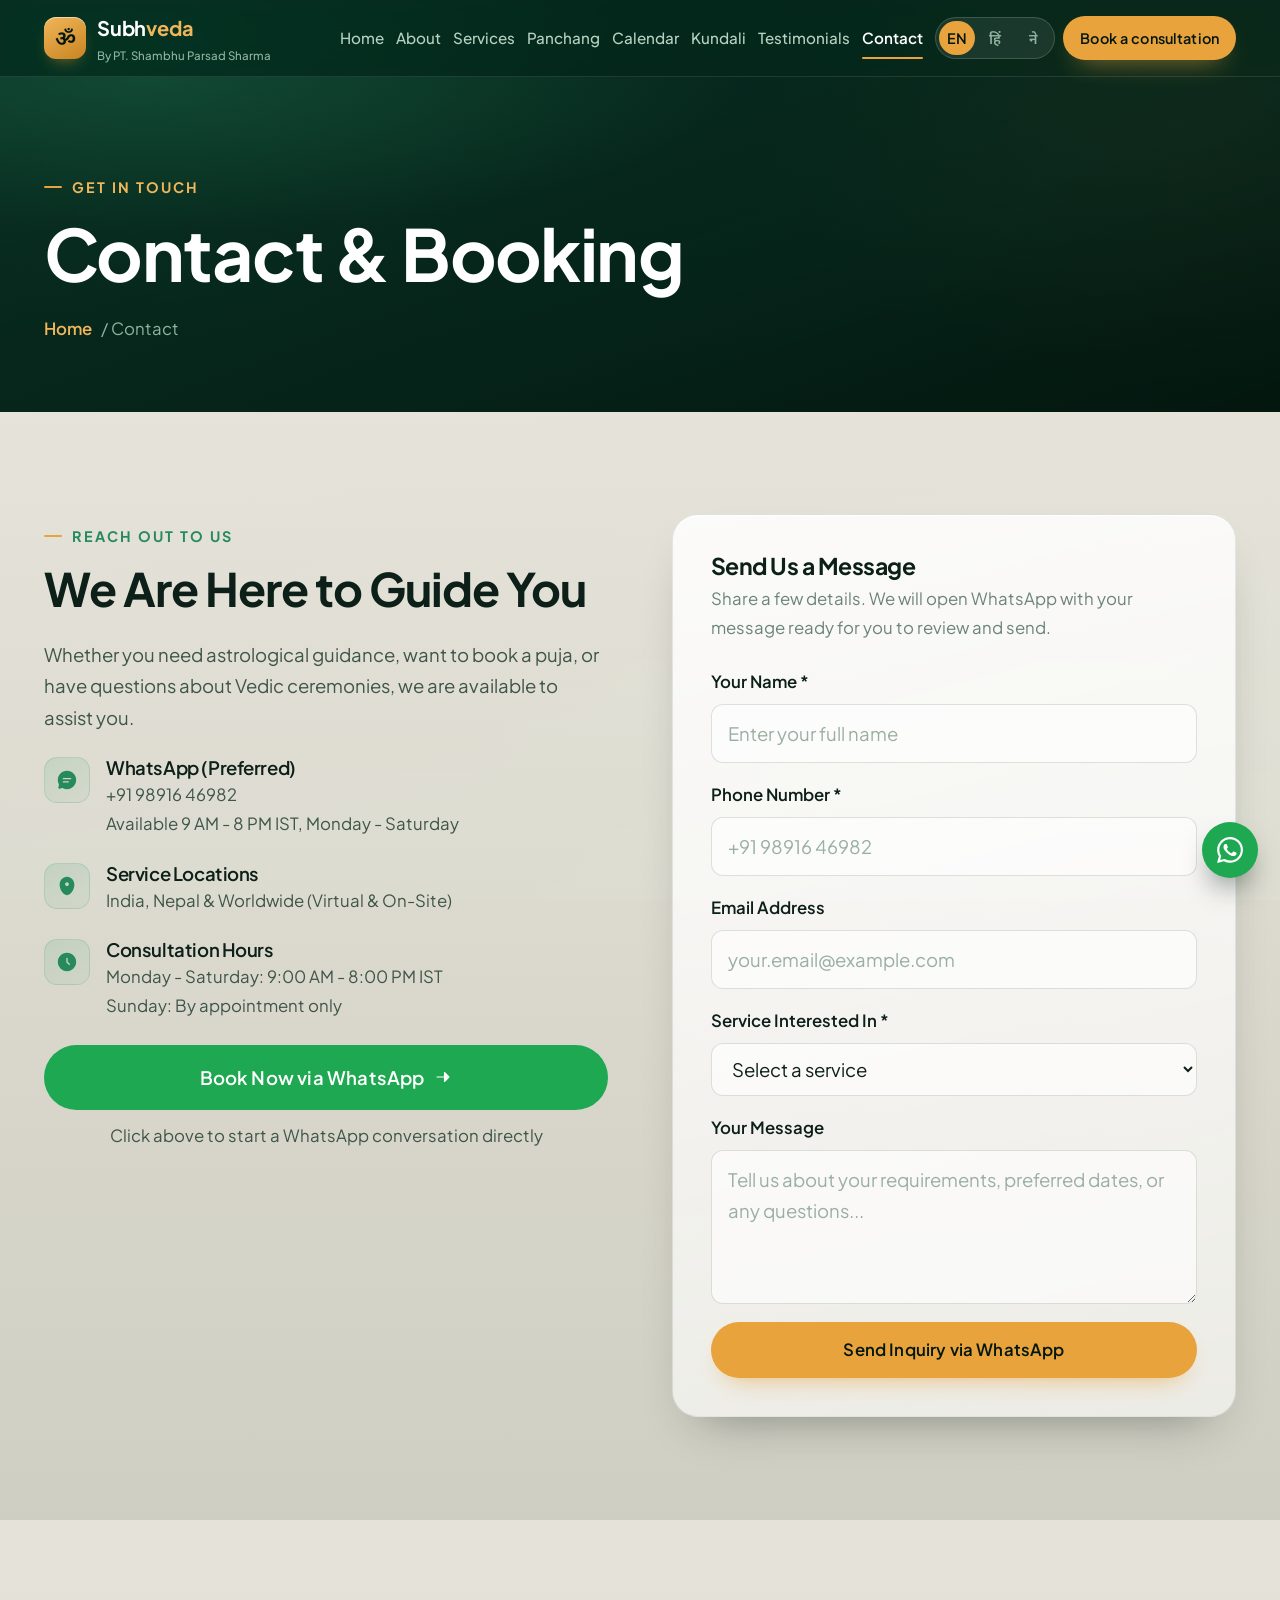
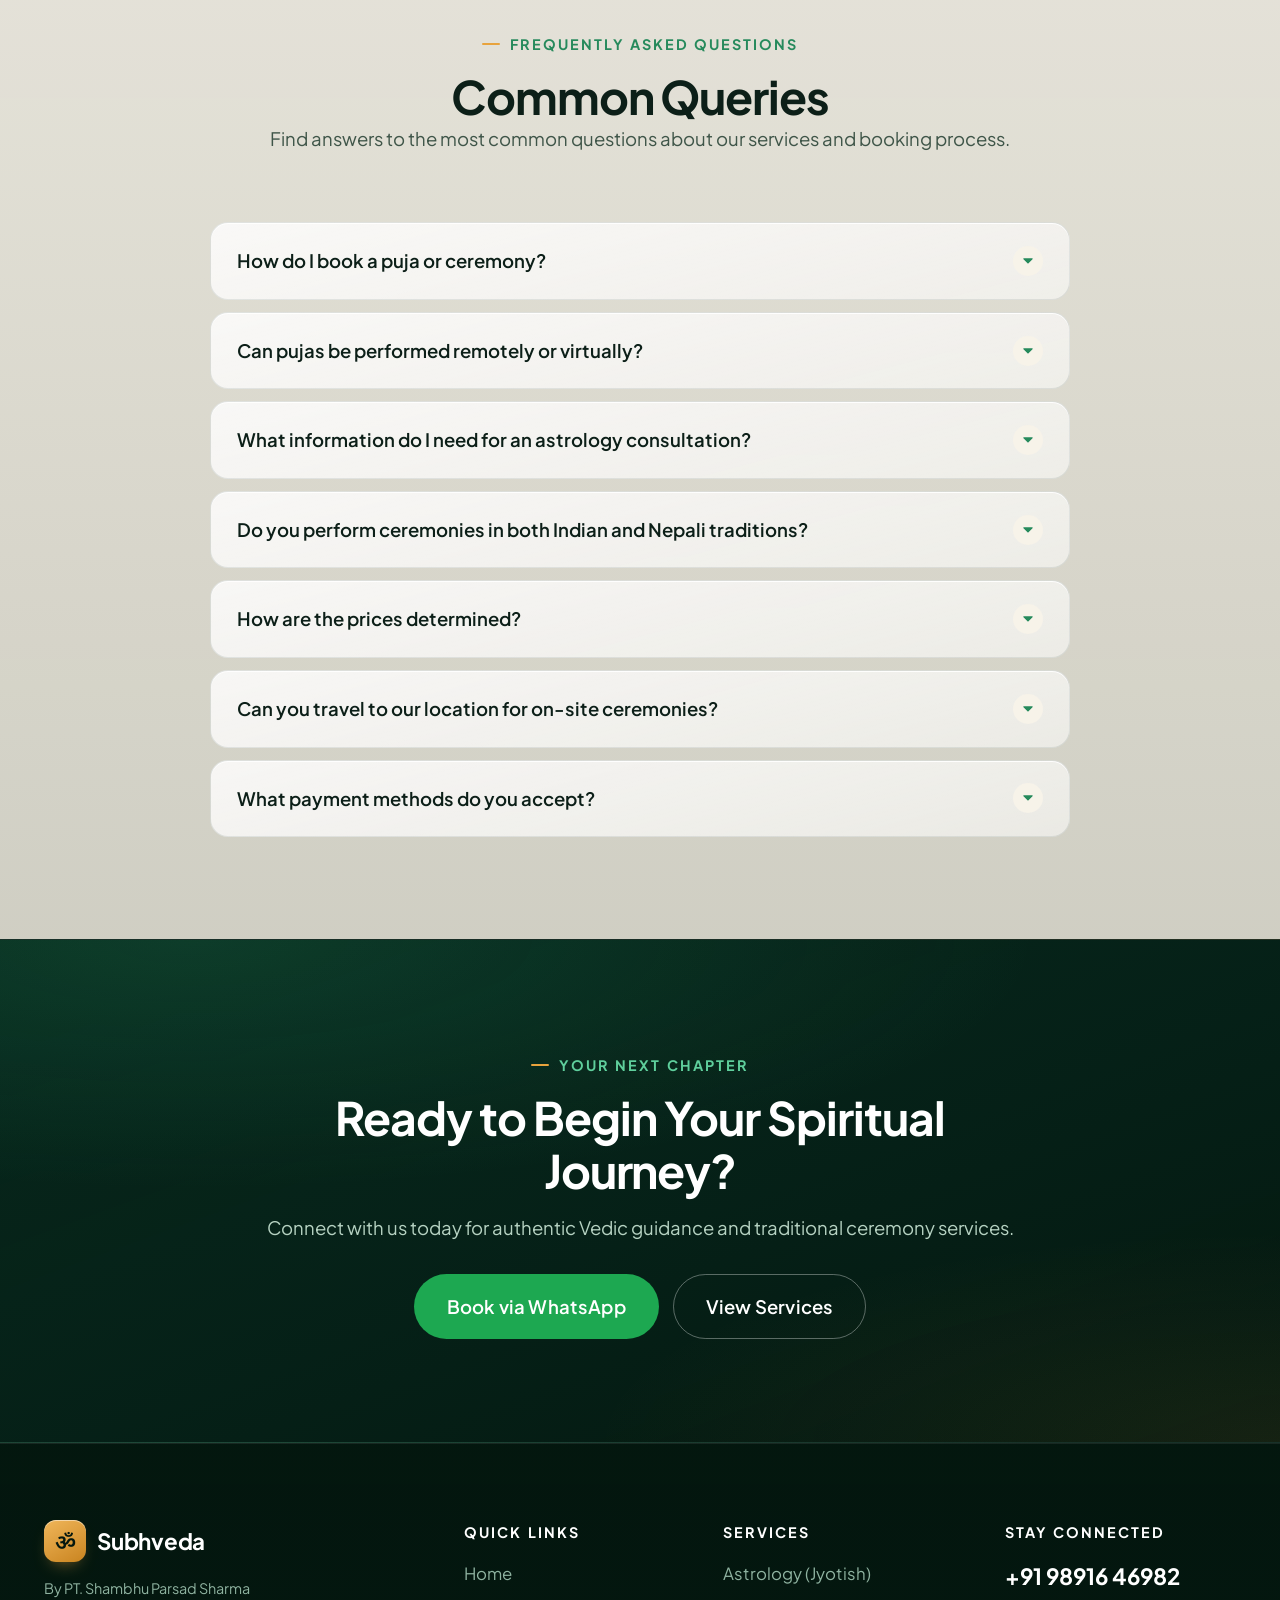
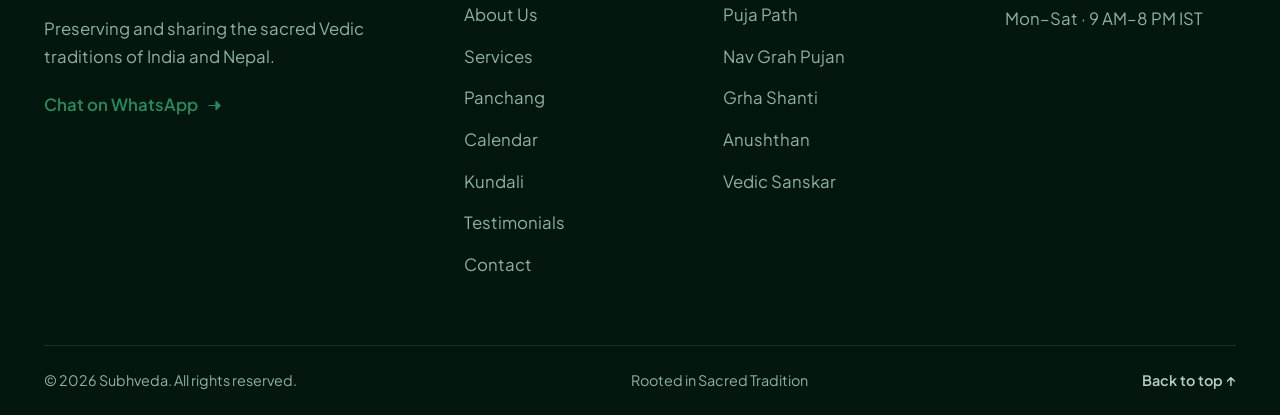
<file: contact.html>
﻿<!DOCTYPE html>
<html lang="en">
<head>
  <meta charset="UTF-8">
  <meta name="viewport" content="width=device-width, initial-scale=1.0">
  <meta name="theme-color" content="#06251B">
  <title>Contact &amp; Booking | Subhveda</title>
  <meta name="description" content="Get in touch with Subhveda for authentic Vedic astrology, puja services, and ceremony bookings. Available globally via WhatsApp.">
  <link rel="canonical" href="https://www.shubhveda.com/contact.html">
  <meta name="robots" content="index, follow">
  <meta property="og:type" content="website">
  <meta property="og:site_name" content="Subhveda">
  <meta property="og:title" content="Contact &amp; Booking | Subhveda">
  <meta property="og:description" content="Book authentic Vedic astrology, puja, and ceremony services. Available globally via WhatsApp.">
  <meta property="og:url" content="https://www.shubhveda.com/contact.html">
  <meta property="og:image" content="https://www.shubhveda.com/images/rudra-poster.jpg">
  <meta name="twitter:card" content="summary_large_image">
  <link rel="preconnect" href="https://fonts.googleapis.com">
  <link rel="preconnect" href="https://fonts.gstatic.com" crossorigin>
  <link href="https://fonts.googleapis.com/css2?family=Plus+Jakarta+Sans:wght@400;500;600;700&family=Noto+Sans+Devanagari:wght@400;500;600;700&display=swap" rel="stylesheet">
  <link rel="icon" href="images/favicon.svg" type="image/svg+xml">
  <link rel="stylesheet" href="css/styles.css">

  <script type="application/ld+json">
  {
    "@context": "https://schema.org",
    "@type": "FAQPage",
    "mainEntity": [
      { "@type": "Question", "name": "How do I book a puja or ceremony?", "acceptedAnswer": { "@type": "Answer", "text": "The easiest way to book is through WhatsApp. Send us a message with your requirements and we will discuss the details, suggest auspicious dates, and confirm your booking." } },
      { "@type": "Question", "name": "Can pujas be performed remotely or virtually?", "acceptedAnswer": { "@type": "Answer", "text": "Yes. We offer virtual puja services where the ceremony is performed at our location and streamed live via video call. You can participate in real time and receive Prasad by mail." } },
      { "@type": "Question", "name": "What information do I need for an astrology consultation?", "acceptedAnswer": { "@type": "Answer", "text": "Your exact date of birth, time of birth and place of birth. If the birth time is unknown, we can use Prashna astrology or birth time rectification." } },
      { "@type": "Question", "name": "Do you perform ceremonies in both Indian and Nepali traditions?", "acceptedAnswer": { "@type": "Answer", "text": "Absolutely. We specialise in both Indian and Nepali Vedic traditions and customise the ceremony to your family's regional customs." } }
    ]
  }
  </script>
</head>
<body>
  <a class="skip-link" href="#main-content" data-i18n="skip_content">Skip to content</a>

  <header class="header">
    <div class="nav-container">
      <a href="index.html" class="logo" aria-label="Subhveda home">
        <div class="logo-icon" aria-hidden="true">ॐ</div>
        <div class="logo-text-group">
          <span class="logo-text">Subh<span class="logo-accent">veda</span></span>
          <span class="logo-subtitle">By PT. Shambhu Parsad Sharma</span>
        </div>
      </a>
      <nav class="nav-menu" id="main-navigation" aria-label="Main navigation">
        <a href="index.html" class="nav-link" data-i18n="nav_home">Home</a>
        <a href="about.html" class="nav-link" data-i18n="nav_about">About</a>
        <a href="services.html" class="nav-link" data-i18n="nav_services">Services</a>

        <a href="panchang.html" class="nav-link" data-i18n="nav_panchang">Panchang</a>
        <a href="calendar.html" class="nav-link" data-i18n="nav_calendar">Calendar</a>
        <a href="kundali.html" class="nav-link" data-i18n="nav_kundali">Kundali</a>
        <a href="testimonials.html" class="nav-link" data-i18n="nav_testimonials">Testimonials</a>
        <a href="contact.html" class="nav-link active" aria-current="page" data-i18n="nav_contact">Contact</a>
        <div class="nav-cta">
          <div class="lang-switcher" role="group" aria-label="Language">
            <button class="lang-btn active" data-lang="en" aria-label="English" aria-pressed="true">EN</button>
            <button class="lang-btn" data-lang="hi" aria-label="हिन्दी" aria-pressed="false">हिं</button>
            <button class="lang-btn" data-lang="ne" aria-label="नेपाली" aria-pressed="false">ने</button>
          </div>
          <a href="#contact-form" class="btn btn-primary btn-sm" data-i18n="nav_book_now">Book a consultation</a>
        </div>
      </nav>
      <button class="hamburger" aria-label="Open menu" aria-expanded="false" aria-controls="main-navigation"><span></span><span></span><span></span></button>
    </div>
  </header>

  <main id="main-content">
    <section class="page-header">
      <div class="container">
        <span class="section-eyebrow" data-i18n="contact_eyebrow">Get In Touch</span>
        <h1 data-i18n="contact_title">Contact &amp; Booking</h1>
        <p class="breadcrumb"><a href="index.html" data-i18n="nav_home">Home</a> / <span data-i18n="nav_contact">Contact</span></p>
      </div>
    </section>

    <section class="section-padding bg-primary">
      <div class="container">
        <div class="contact-grid">
          <div class="contact-info slide-in-left">
            <div>
              <span class="section-eyebrow" data-i18n="contact_reach_eyebrow">Reach Out to Us</span>
              <h2 data-i18n="contact_guide_title">We Are Here to Guide You</h2>
            </div>
            <p data-i18n="contact_guide_desc">Whether you need astrological guidance, want to book a puja, or have questions about Vedic ceremonies, we are available to assist you. The quickest way to reach us is through WhatsApp.</p>

            <div class="contact-item">
              <div class="contact-icon" data-icon="chat"></div>
              <div><h4 data-i18n="contact_whatsapp_pref">WhatsApp (Preferred)</h4><p><a href="tel:+919891646982">+91 98916 46982</a></p><p class="section-desc" style="font-size: var(--fs-sm);" data-i18n="contact_whatsapp_hours">Available 9 AM – 8 PM IST, Monday – Saturday</p></div>
            </div>
            <div class="contact-item">
              <div class="contact-icon" data-icon="pin"></div>
              <div><h4 data-i18n="contact_service_locations">Service Locations</h4><p data-i18n="contact_service_locations_desc">India, Nepal &amp; Worldwide (Virtual &amp; On-Site)</p></div>
            </div>
            <div class="contact-item">
              <div class="contact-icon" data-icon="clock"></div>
              <div><h4 data-i18n="contact_consultation_hours">Consultation Hours</h4><p data-i18n="contact_hours_weekday">Monday – Saturday: 9:00 AM – 8:00 PM IST</p><p data-i18n="contact_hours_sunday">Sunday: By appointment only</p></div>
            </div>

            <div>
              <a href="https://api.whatsapp.com/send?phone=919891646982&amp;text=Namaste!%20I%20would%20like%20to%20book%20a%20service%20at%20Shubh%20Veda." class="btn btn-whatsapp btn-lg btn-block" target="_blank" rel="noopener"><span data-i18n="contact_book_whatsapp">Book Now via WhatsApp</span><span data-icon="arrow-right"></span></a>
              <p class="section-desc" style="text-align: center; font-size: var(--fs-sm); margin-top: 12px;" data-i18n="contact_whatsapp_hint">Click above to start a WhatsApp conversation directly</p>
            </div>
          </div>

          <div class="slide-in-right" id="contact-form">
            <div class="contact-form">
              <h3 data-i18n="contact_form_title">Send Us a Message</h3>
              <p data-i18n="contact_form_desc">Share a few details. We will open WhatsApp with your message ready for you to review and send.</p>
              <form novalidate>
                <div class="form-group">
                  <label for="name" data-i18n="contact_form_name">Your Name *</label>
                  <input type="text" id="name" name="name" autocomplete="name" maxlength="120" data-i18n-placeholder="contact_form_name_placeholder" placeholder="Enter your full name" required>
                </div>
                <div class="form-group">
                  <label for="phone" data-i18n="contact_form_phone">Phone Number *</label>
                  <input type="tel" id="phone" name="phone" autocomplete="tel" maxlength="30" placeholder="+91 98916 46982" required>
                </div>
                <div class="form-group">
                  <label for="email" data-i18n="contact_form_email">Email Address</label>
                  <input type="email" id="email" name="email" autocomplete="email" maxlength="254" placeholder="your.email@example.com">
                </div>
                <div class="form-group">
                  <label for="service" data-i18n="contact_form_service">Service Interested In *</label>
                  <select id="service" name="service" required>
                    <option value="" data-i18n="contact_form_service_default">Select a service</option>
                    <option value="Astrology (Jyotish)" data-i18n="contact_form_service_astrology">Astrology (Jyotish)</option>
                    <option value="Puja Path & Karm Kand" data-i18n="contact_form_service_puja">Puja Path &amp; Karm Kand</option>
                    <option value="Nav Grah Pujan" data-i18n="contact_form_service_navgraha">Nav Grah Pujan</option>
                    <option value="Grha Shanti" data-i18n="contact_form_service_grha_shanti">Grha Shanti</option>
                    <option value="Anushthan" data-i18n="contact_form_service_anushthan">Anushthan</option>
                    <option value="Vedic Sanskar" data-i18n="contact_form_service_vedic_sanskar">Vedic Sanskar (Life Ceremony)</option>
                    <option value="General Inquiry" data-i18n="contact_form_service_general">General Inquiry</option>
                  </select>
                </div>
                <div class="form-group">
                  <label for="message" data-i18n="contact_form_message">Your Message</label>
                  <textarea id="message" name="message" rows="4" maxlength="2000" data-i18n-placeholder="contact_form_message_placeholder" placeholder="Tell us about your requirements, preferred dates, or any questions..."></textarea>
                </div>
                <button type="submit" class="btn btn-primary btn-block" data-i18n="contact_form_submit">Send Inquiry via WhatsApp</button>
              </form>
            </div>
          </div>
        </div>
      </div>
    </section>

    <section class="section-padding bg-primary">
      <div class="container">
        <div class="section-heading justify-center fade-in">
          <div class="text-center"><span class="section-eyebrow" data-i18n="faq_eyebrow">Frequently Asked Questions</span><h2 class="section-title" data-i18n="faq_title">Common Queries</h2><p class="section-desc" data-i18n="faq_desc" style="margin-inline: auto;">Find answers to the most common questions about our services and booking process.</p></div>
        </div>
        <div class="faq-list">
          <div class="faq-item fade-in"><button class="faq-question"><span data-i18n="faq_q1">How do I book a puja or ceremony?</span><span class="faq-arrow" data-icon="chevron-down"></span></button><div class="faq-answer"><p data-i18n="faq_a1">The easiest way to book is through WhatsApp. Click the "Book Now via WhatsApp" button and send us a message with your requirements. We will discuss the details, suggest auspicious dates, and confirm your booking. You can also fill out the contact form on this page.</p></div></div>
          <div class="faq-item fade-in"><button class="faq-question"><span data-i18n="faq_q2">Can pujas be performed remotely or virtually?</span><span class="faq-arrow" data-icon="chevron-down"></span></button><div class="faq-answer"><p data-i18n="faq_a2">Yes. We offer virtual puja services where the ceremony is performed at our location and streamed live via video call. You can participate in real-time, make your Sankalp (intention), and receive Prasad by mail. Many clients across the globe have experienced powerful results through virtual ceremonies.</p></div></div>
          <div class="faq-item fade-in"><button class="faq-question"><span data-i18n="faq_q3">What information do I need for an astrology consultation?</span><span class="faq-arrow" data-icon="chevron-down"></span></button><div class="faq-answer"><p data-i18n="faq_a3">For an accurate birth chart reading, we need your exact date of birth, time of birth (as precise as possible), and place of birth. If you do not know your exact birth time, we can use Prashna (question-based) astrology or birth time rectification techniques.</p></div></div>
          <div class="faq-item fade-in"><button class="faq-question"><span data-i18n="faq_q4">Do you perform ceremonies in both Indian and Nepali traditions?</span><span class="faq-arrow" data-icon="chevron-down"></span></button><div class="faq-answer"><p data-i18n="faq_a4">Absolutely. We specialise in both Indian (North Indian, South Indian, Bengali, Maithili) and Nepali (Khas, Newar, Tharu) Vedic traditions. When you book, let us know your family's regional tradition and we will customise the ceremony accordingly.</p></div></div>
          <div class="faq-item fade-in"><button class="faq-question"><span data-i18n="faq_q5">How are the prices determined?</span><span class="faq-arrow" data-icon="chevron-down"></span></button><div class="faq-answer"><p data-i18n="faq_a5">Prices depend on the type of service, duration, number of pandits required, materials needed, and location (for on-site ceremonies). We provide transparent quotes after understanding your specific requirements. There are no hidden charges.</p></div></div>
          <div class="faq-item fade-in"><button class="faq-question"><span data-i18n="faq_q6">Can you travel to our location for on-site ceremonies?</span><span class="faq-arrow" data-icon="chevron-down"></span></button><div class="faq-answer"><p data-i18n="faq_a6">Yes. We have performed ceremonies across India, Nepal, and internationally (USA, UK, Australia, Middle East, etc.). For international bookings, travel and accommodation arrangements are discussed separately. Many ceremonies can also be effectively conducted virtually.</p></div></div>
          <div class="faq-item fade-in"><button class="faq-question"><span data-i18n="faq_q7">What payment methods do you accept?</span><span class="faq-arrow" data-icon="chevron-down"></span></button><div class="faq-answer"><p data-i18n="faq_a7">We accept bank transfers (NEFT/RTGS/IMPS), UPI payments (Google Pay, PhonePe, Paytm), and international wire transfers. Payment details are shared after booking confirmation. Typically, a 50% advance is required to confirm the booking.</p></div></div>
        </div>
      </div>
    </section>

    <section class="cta-banner is-dark">
      <div class="container">
        <div class="cta-panel">
          <span class="section-eyebrow" data-i18n="cta_kicker">Your next chapter</span>
          <h2 data-i18n="contact_cta_title">Ready to Begin Your Spiritual Journey?</h2>
          <p data-i18n="contact_cta_desc">Connect with us today for authentic Vedic guidance and traditional ceremony services.</p>
          <div class="cta-buttons">
            <a href="https://api.whatsapp.com/send?phone=919891646982&amp;text=Namaste!%20I%20would%20like%20to%20book%20a%20service%20at%20Shubh%20Veda." class="btn btn-whatsapp btn-lg" target="_blank" rel="noopener" data-i18n="cta_whatsapp">Book via WhatsApp</a>
            <a href="services.html" class="btn btn-outline-light btn-lg" data-i18n="about_cta_services">View Services</a>
          </div>
        </div>
      </div>
    </section>
  </main>

  <footer class="footer">
    <div class="container">
      <div class="footer-grid">
        <div class="footer-brand"><a href="index.html" class="logo"><span class="logo-icon" aria-hidden="true">ॐ</span><span class="logo-text">Subhveda</span></a><small>By PT. Shambhu Parsad Sharma</small><p data-i18n="footer_brand_desc">Preserving and sharing the sacred Vedic traditions of India and Nepal.</p><a class="text-link" href="https://api.whatsapp.com/send?phone=919891646982" target="_blank" rel="noopener"><span data-i18n="hero_whatsapp">Chat on WhatsApp</span><span data-icon="arrow-right"></span></a></div>
        <div class="footer-col"><h4 data-i18n="footer_quick_links">Quick Links</h4><ul><li><a href="index.html" data-i18n="footer_home">Home</a></li><li><a href="about.html" data-i18n="footer_about">About Us</a></li><li><a href="services.html" data-i18n="footer_services">Services</a></li><li><a href="panchang.html" data-i18n="nav_panchang">Panchang</a></li><li><a href="calendar.html" data-i18n="nav_calendar">Calendar</a></li><li><a href="kundali.html" data-i18n="nav_kundali">Kundali</a></li><li><a href="testimonials.html" data-i18n="footer_testimonials">Testimonials</a></li><li><a href="contact.html" data-i18n="footer_contact">Contact</a></li></ul></div>
        <div class="footer-col"><h4 data-i18n="footer_services_title">Services</h4><ul><li><a href="services.html#astrology" data-i18n="footer_svc_astrology">Astrology (Jyotish)</a></li><li><a href="services.html#puja" data-i18n="footer_svc_puja">Puja Path</a></li><li><a href="services.html#navgraha" data-i18n="footer_svc_navgraha">Nav Grah Pujan</a></li><li><a href="services.html#grha-shanti" data-i18n="footer_svc_grha_shanti">Grha Shanti</a></li><li><a href="services.html#anushthan" data-i18n="footer_svc_anushthan">Anushthan</a></li><li><a href="services.html#vedic-sanskar" data-i18n="footer_svc_vedic_sanskar">Vedic Sanskar</a></li></ul></div>
        <div class="footer-col"><h4 data-i18n="footer_stay_connected">Stay Connected</h4><a class="footer-phone" href="tel:+919891646982">+91 98916 46982</a><p class="footer-hours" data-i18n="footer_hours">Mon–Sat · 9 AM–8 PM IST</p></div>
      </div>
      <div class="footer-bottom"><p data-i18n="footer_copyright">© 2026 Subhveda. All rights reserved.</p><span data-i18n="footer_rooted">Rooted in Sacred Tradition</span><a href="#main-content" class="footer-top" data-i18n="back_top">Back to top ↑</a></div>
    </div>
  </footer>
  <a href="https://api.whatsapp.com/send?phone=919891646982&amp;text=Namaste!" class="whatsapp-float" target="_blank" rel="noopener" aria-label="Chat on WhatsApp"><span data-icon="whatsapp"></span></a>
  <button class="back-to-top" aria-label="Back to top"><span data-icon="chevron-down"></span></button>
  <nav class="action-bar" aria-label="Quick actions">
    <a href="tel:+919891646982" class="action-bar-btn action-bar-call"><span data-icon="phone"></span><span data-i18n="action_call">Call Now</span></a>
    <a href="https://api.whatsapp.com/send?phone=919891646982&amp;text=Namaste!%20I%20would%20like%20to%20book%20a%20service%20at%20Shubh%20Veda." class="action-bar-btn action-bar-wa" target="_blank" rel="noopener"><span data-icon="whatsapp"></span><span data-i18n="action_book">Book on WhatsApp</span></a>
  </nav>

  <script src="js/translations.js"></script>
  <script src="js/icons.js"></script>
  <script src="js/i18n.js"></script>
  <script defer src="js/main.js"></script>
</body>
</html>
</file>
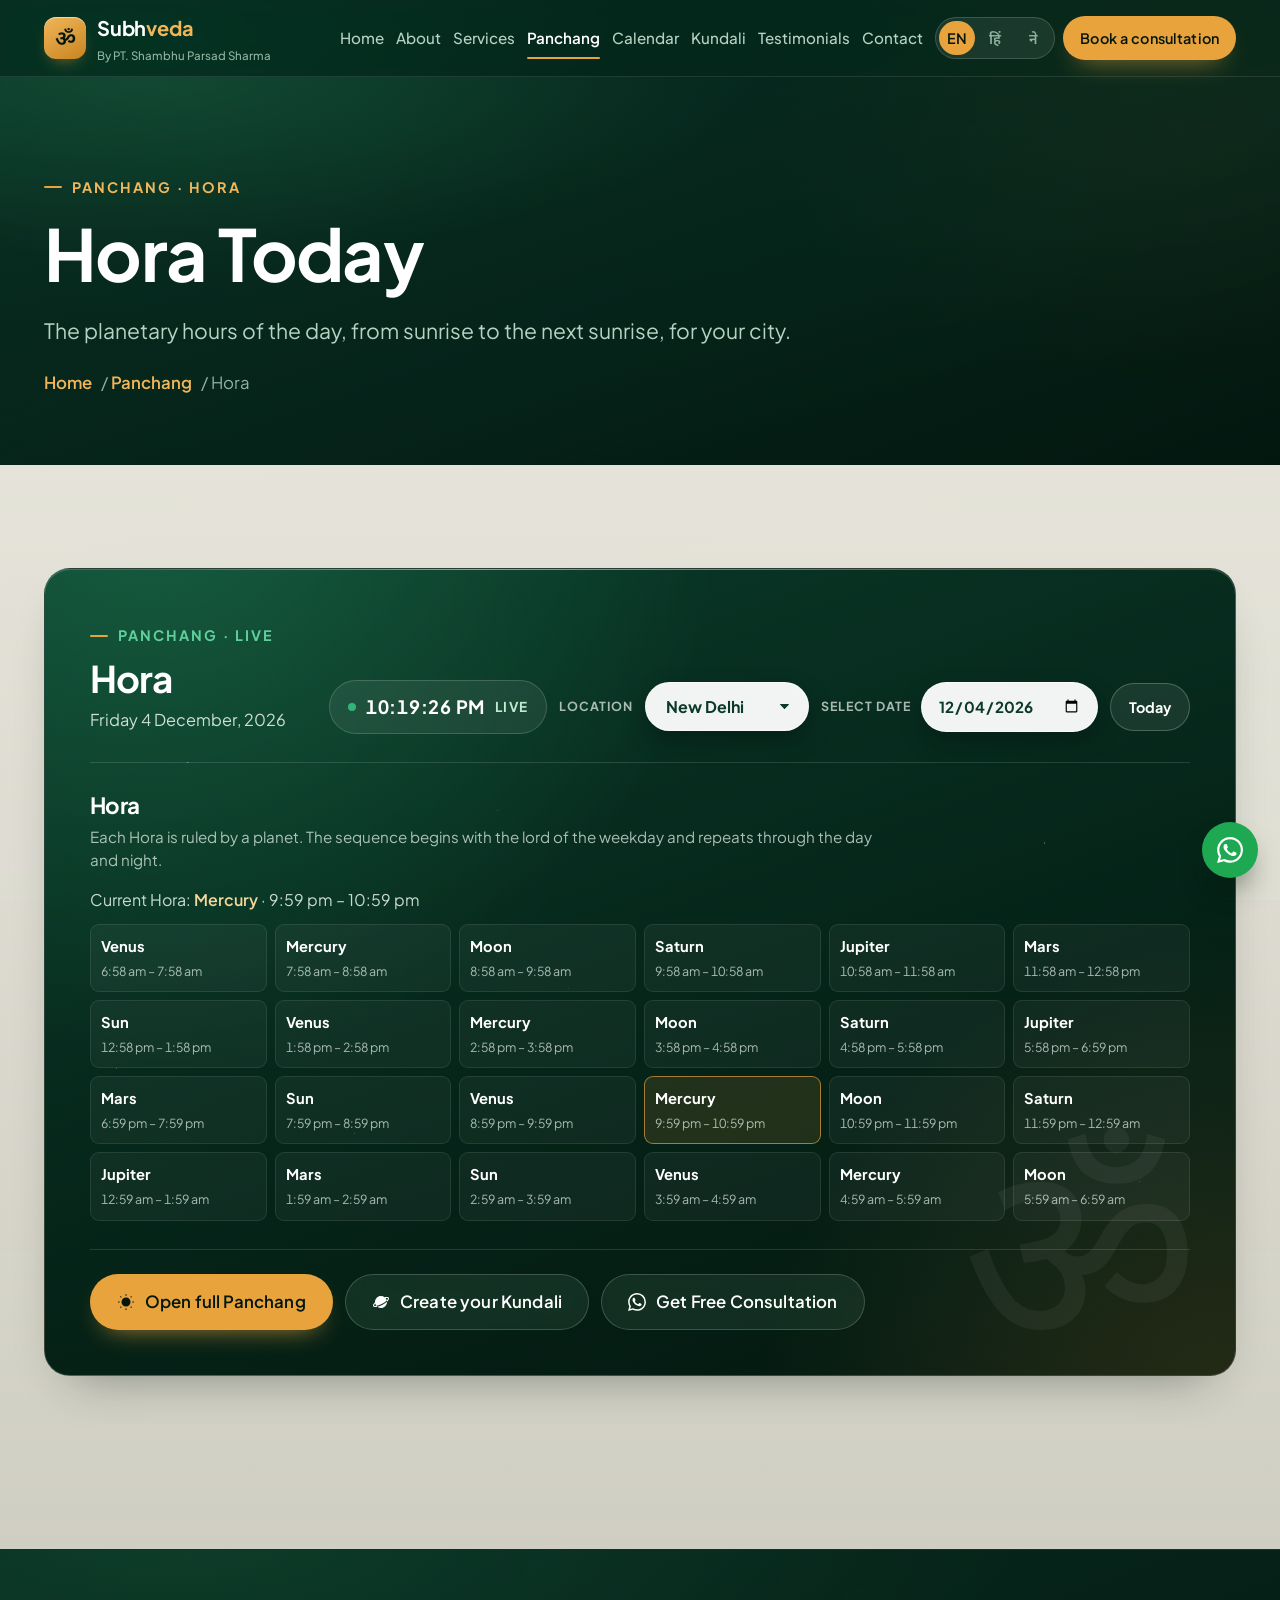
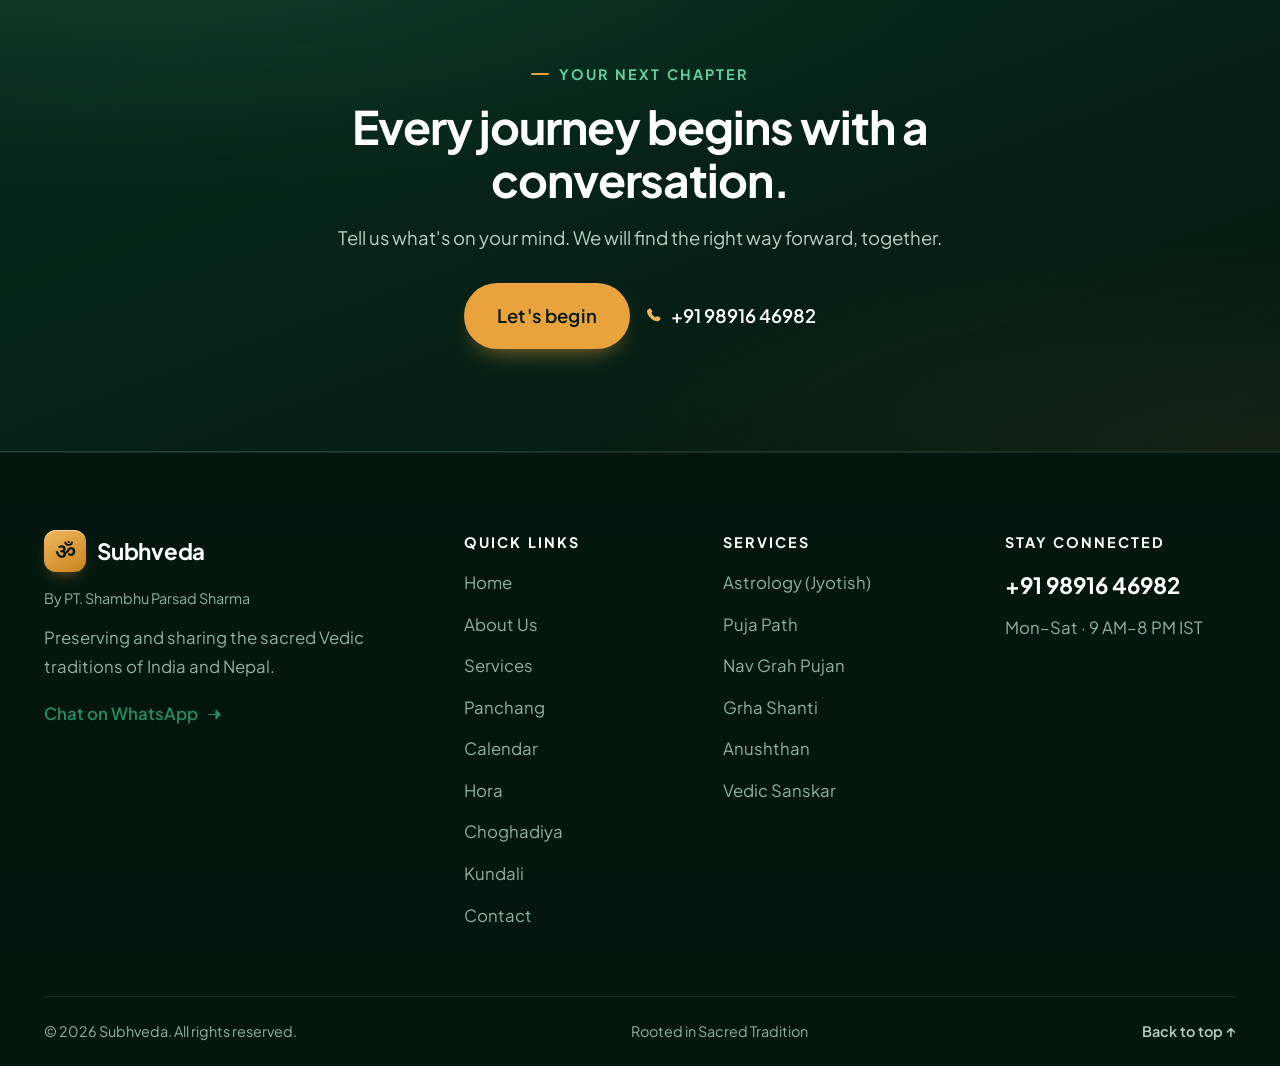
<file: hora.html>
<!DOCTYPE html>
<html lang="en">
<head>
  <meta charset="UTF-8">
  <meta name="viewport" content="width=device-width, initial-scale=1.0">
  <meta name="theme-color" content="#06251B">
  <title>Hora Today, Planetary Hours | Subhveda</title>
  <meta name="description" content="Today's Hora for your city — the 24 planetary hours from sunrise to the next sunrise, with the current Hora highlighted.">
  <link rel="canonical" href="https://www.shubhveda.com/hora.html">
  <meta name="robots" content="index, follow">
  <meta property="og:type" content="website">
  <meta property="og:site_name" content="Subhveda">
  <meta property="og:title" content="Hora Today, Planetary Hours | Subhveda">
  <meta property="og:description" content="The planetary hours of the day, from sunrise to the next sunrise, calculated with the Lahiri ayanamsa.">
  <meta property="og:url" content="https://www.shubhveda.com/hora.html">
  <meta property="og:image" content="https://www.shubhveda.com/images/rudra-poster.jpg">
  <meta name="twitter:card" content="summary_large_image">
  <link rel="preconnect" href="https://fonts.googleapis.com">
  <link rel="preconnect" href="https://fonts.gstatic.com" crossorigin>
  <link href="https://fonts.googleapis.com/css2?family=Plus+Jakarta+Sans:wght@400;500;600;700&family=Noto+Sans+Devanagari:wght@400;500;600;700&display=swap" rel="stylesheet">
  <link rel="icon" href="images/favicon.svg" type="image/svg+xml">
  <link rel="stylesheet" href="css/styles.css">
  <script type="application/ld+json">
  {
    "@context": "https://schema.org",
    "@type": "WebPage",
    "name": "Hora Today",
    "url": "https://www.shubhveda.com/hora.html",
    "description": "The 24 planetary hours from sunrise to the next sunrise, for your city.",
    "isPartOf": { "@type": "WebSite", "name": "Subhveda", "url": "https://www.shubhveda.com/" },
    "publisher": { "@type": "Organization", "name": "Subhveda", "telephone": "+919891646982" }
  }
  </script>
</head>
<body>
  <a class="skip-link" href="#main-content" data-i18n="skip_content">Skip to content</a>

  <header class="header">
    <div class="nav-container">
      <a href="index.html" class="logo" aria-label="Subhveda home">
        <span class="logo-icon" aria-hidden="true">ॐ</span>
        <span class="logo-text-group"><span class="logo-text">Subh<span class="logo-accent">veda</span></span><span class="logo-subtitle">By PT. Shambhu Parsad Sharma</span></span>
      </a>
      <nav class="nav-menu" id="main-navigation" aria-label="Main navigation">
        <a href="index.html" class="nav-link" data-i18n="nav_home">Home</a>
        <a href="about.html" class="nav-link" data-i18n="nav_about">About</a>
        <a href="services.html" class="nav-link" data-i18n="nav_services">Services</a>
        <a href="panchang.html" class="nav-link active" data-i18n="nav_panchang">Panchang</a>
        <a href="calendar.html" class="nav-link" data-i18n="nav_calendar">Calendar</a>
        <a href="kundali.html" class="nav-link" data-i18n="nav_kundali">Kundali</a>
        <a href="testimonials.html" class="nav-link" data-i18n="nav_testimonials">Testimonials</a>
        <a href="contact.html" class="nav-link" data-i18n="nav_contact">Contact</a>
        <div class="nav-cta">
          <div class="lang-switcher" role="group" aria-label="Language">
            <button class="lang-btn active" data-lang="en" aria-label="English" aria-pressed="true">EN</button>
            <button class="lang-btn" data-lang="hi" aria-label="हिन्दी" aria-pressed="false">हिं</button>
            <button class="lang-btn" data-lang="ne" aria-label="नेपाली" aria-pressed="false">ने</button>
          </div>
          <a href="contact.html" class="btn btn-primary btn-sm" data-i18n="nav_book_now">Book a consultation</a>
        </div>
      </nav>
      <button class="hamburger" aria-label="Open menu" aria-expanded="false" aria-controls="main-navigation"><span></span><span></span><span></span></button>
    </div>
  </header>

  <main id="main-content">
    <section class="page-header">
      <div class="container">
        <span class="section-eyebrow" data-i18n="hora_page_eyebrow">Panchang · Hora</span>
        <h1 data-i18n="hora_page_title">Hora Today</h1>
        <p class="page-lede" data-i18n="hora_page_desc">The planetary hours of the day, from sunrise to the next sunrise, for your city.</p>
        <p class="breadcrumb"><a href="index.html" data-i18n="nav_home">Home</a> / <a href="panchang.html" data-i18n="panchang_breadcrumb">Panchang</a> / <span data-i18n="panchang_hora_title">Hora</span></p>
      </div>
    </section>

    <section class="section-padding bg-primary">
      <div class="container">
        <div class="panchang-block">
          <div class="panchang-panel" id="panchang-panel">
            <div class="panchang-stars" aria-hidden="true"></div>
            <span class="panchang-om" aria-hidden="true">ॐ</span>
            <div class="panchang-head">
              <div>
                <span class="section-eyebrow" data-i18n="panchang_eyebrow">Panchang · Live</span>
                <h2 class="panchang-title" data-i18n="panchang_hora_title">Hora</h2>
                <p class="panchang-date"><span id="panchang-date">—</span><span class="panchang-date-sub" id="panchang-date-sub"></span></p>
              </div>
              <div class="panchang-tools">
                <span class="panchang-live" id="panchang-live"><span class="panchang-live-dot"></span><span class="panchang-clock" id="panchang-clock">--:--:--</span><span id="panchang-live-label" data-i18n="panchang_live">Live</span></span>
                <label class="panchang-city"><span class="panchang-city-label" data-i18n="panchang_location">Location</span><span class="panchang-select-wrap"><select id="panchang-city" aria-label="Location"></select><span class="panchang-city-caret" data-icon="chevron-down"></span></span></label>
                <label class="panchang-datepick"><span class="panchang-city-label" data-i18n="panchang_select_date">Select date</span><input type="date" id="panchang-date-pick"></label>
                <button type="button" class="panchang-today-btn" id="panchang-today" data-i18n="panchang_today">Today</button>
              </div>
            </div>
            <div class="panchang-details is-flush">
              <section class="panchang-section">
                <div class="panchang-section-head">
                  <h3 data-i18n="panchang_hora_title">Hora</h3>
                  <p data-i18n="hora_page_intro">Each Hora is ruled by a planet. The sequence begins with the lord of the weekday and repeats through the day and night.</p>
                </div>
                <div id="pc-hora"></div>
              </section>
            </div>
            <div class="panchang-actions">
              <a href="panchang.html" class="btn btn-primary"><span data-icon="sun"></span><span data-i18n="panchang_view_full">Open full Panchang</span></a>
              <a href="kundali.html" class="btn btn-glass"><span data-icon="planet"></span><span data-i18n="panchang_kundali_cta">Create your Kundali</span></a>
              <a href="https://api.whatsapp.com/send?phone=919891646982&amp;text=Namaste!%20I%20would%20like%20guidance%20on%20a%20muhurat." class="btn btn-glass" target="_blank" rel="noopener"><span data-icon="whatsapp"></span><span data-i18n="svc_cta_consult">Get Free Consultation</span></a>
            </div>
          </div>
        </div>
      </div>
    </section>

    <section class="cta-banner is-dark">
      <div class="container">
        <div class="cta-panel">
          <span class="section-eyebrow" data-i18n="cta_kicker">Your next chapter</span>
          <h2 data-i18n="cta_new_title">Every journey begins with a conversation.</h2>
          <p data-i18n="cta_new_desc">Tell us what's on your mind. We will find the right way forward, together.</p>
          <div class="cta-buttons">
            <a href="contact.html" class="btn btn-primary btn-lg" data-i18n="cta_begin">Let's begin</a>
            <a href="tel:+919891646982" class="cta-phone"><span data-icon="phone"></span>+91 98916 46982</a>
          </div>
        </div>
      </div>
    </section>
  </main>

  <footer class="footer">
    <div class="container">
      <div class="footer-grid">
        <div class="footer-brand"><a href="index.html" class="logo"><span class="logo-icon" aria-hidden="true">ॐ</span><span class="logo-text">Subhveda</span></a><small>By PT. Shambhu Parsad Sharma</small><p data-i18n="footer_brand_desc">Preserving and sharing the sacred Vedic traditions of India and Nepal.</p><a class="text-link" href="https://api.whatsapp.com/send?phone=919891646982" target="_blank" rel="noopener"><span data-i18n="hero_whatsapp">Chat on WhatsApp</span><span data-icon="arrow-right"></span></a></div>
        <div class="footer-col"><h4 data-i18n="footer_quick_links">Quick Links</h4><ul><li><a href="index.html" data-i18n="footer_home">Home</a></li><li><a href="about.html" data-i18n="footer_about">About Us</a></li><li><a href="services.html" data-i18n="footer_services">Services</a></li><li><a href="panchang.html" data-i18n="nav_panchang">Panchang</a></li><li><a href="calendar.html" data-i18n="nav_calendar">Calendar</a></li><li><a href="hora.html" data-i18n="panchang_hora_title">Hora</a></li><li><a href="choghadiya.html" data-i18n="panchang_choghadiya_title">Choghadiya</a></li><li><a href="kundali.html" data-i18n="nav_kundali">Kundali</a></li><li><a href="contact.html" data-i18n="footer_contact">Contact</a></li></ul></div>
        <div class="footer-col"><h4 data-i18n="footer_services_title">Services</h4><ul><li><a href="services.html#astrology" data-i18n="footer_svc_astrology">Astrology (Jyotish)</a></li><li><a href="services.html#puja" data-i18n="footer_svc_puja">Puja Path</a></li><li><a href="services.html#navgraha" data-i18n="footer_svc_navgraha">Nav Grah Pujan</a></li><li><a href="services.html#grha-shanti" data-i18n="footer_svc_grha_shanti">Grha Shanti</a></li><li><a href="services.html#anushthan" data-i18n="footer_svc_anushthan">Anushthan</a></li><li><a href="services.html#vedic-sanskar" data-i18n="footer_svc_vedic_sanskar">Vedic Sanskar</a></li></ul></div>
        <div class="footer-col"><h4 data-i18n="footer_stay_connected">Stay Connected</h4><a class="footer-phone" href="tel:+919891646982">+91 98916 46982</a><p class="footer-hours" data-i18n="footer_hours">Mon–Sat · 9 AM–8 PM IST</p></div>
      </div>
      <div class="footer-bottom"><p data-i18n="footer_copyright">© 2026 Subhveda. All rights reserved.</p><span data-i18n="footer_rooted">Rooted in Sacred Tradition</span><a href="#main-content" class="footer-top" data-i18n="back_top">Back to top ↑</a></div>
    </div>
  </footer>
  <a href="https://api.whatsapp.com/send?phone=919891646982&amp;text=Namaste!" class="whatsapp-float" target="_blank" rel="noopener" aria-label="Chat on WhatsApp"><span data-icon="whatsapp"></span></a>
  <button class="back-to-top" aria-label="Back to top"><span data-icon="chevron-down"></span></button>
  <nav class="action-bar" aria-label="Quick actions">
    <a href="tel:+919891646982" class="action-bar-btn action-bar-call"><span data-icon="phone"></span><span data-i18n="action_call">Call Now</span></a>
    <a href="https://api.whatsapp.com/send?phone=919891646982&amp;text=Namaste!%20I%20would%20like%20to%20book%20a%20service%20at%20Shubh%20Veda." class="action-bar-btn action-bar-wa" target="_blank" rel="noopener"><span data-icon="whatsapp"></span><span data-i18n="action_book">Book on WhatsApp</span></a>
  </nav>

  <script src="js/translations.js"></script>
  <script src="js/icons.js"></script>
  <script src="js/i18n.js"></script>
  <script defer src="js/panchang.js"></script>
  <script defer src="js/main.js"></script>
</body>
</html>
</file>
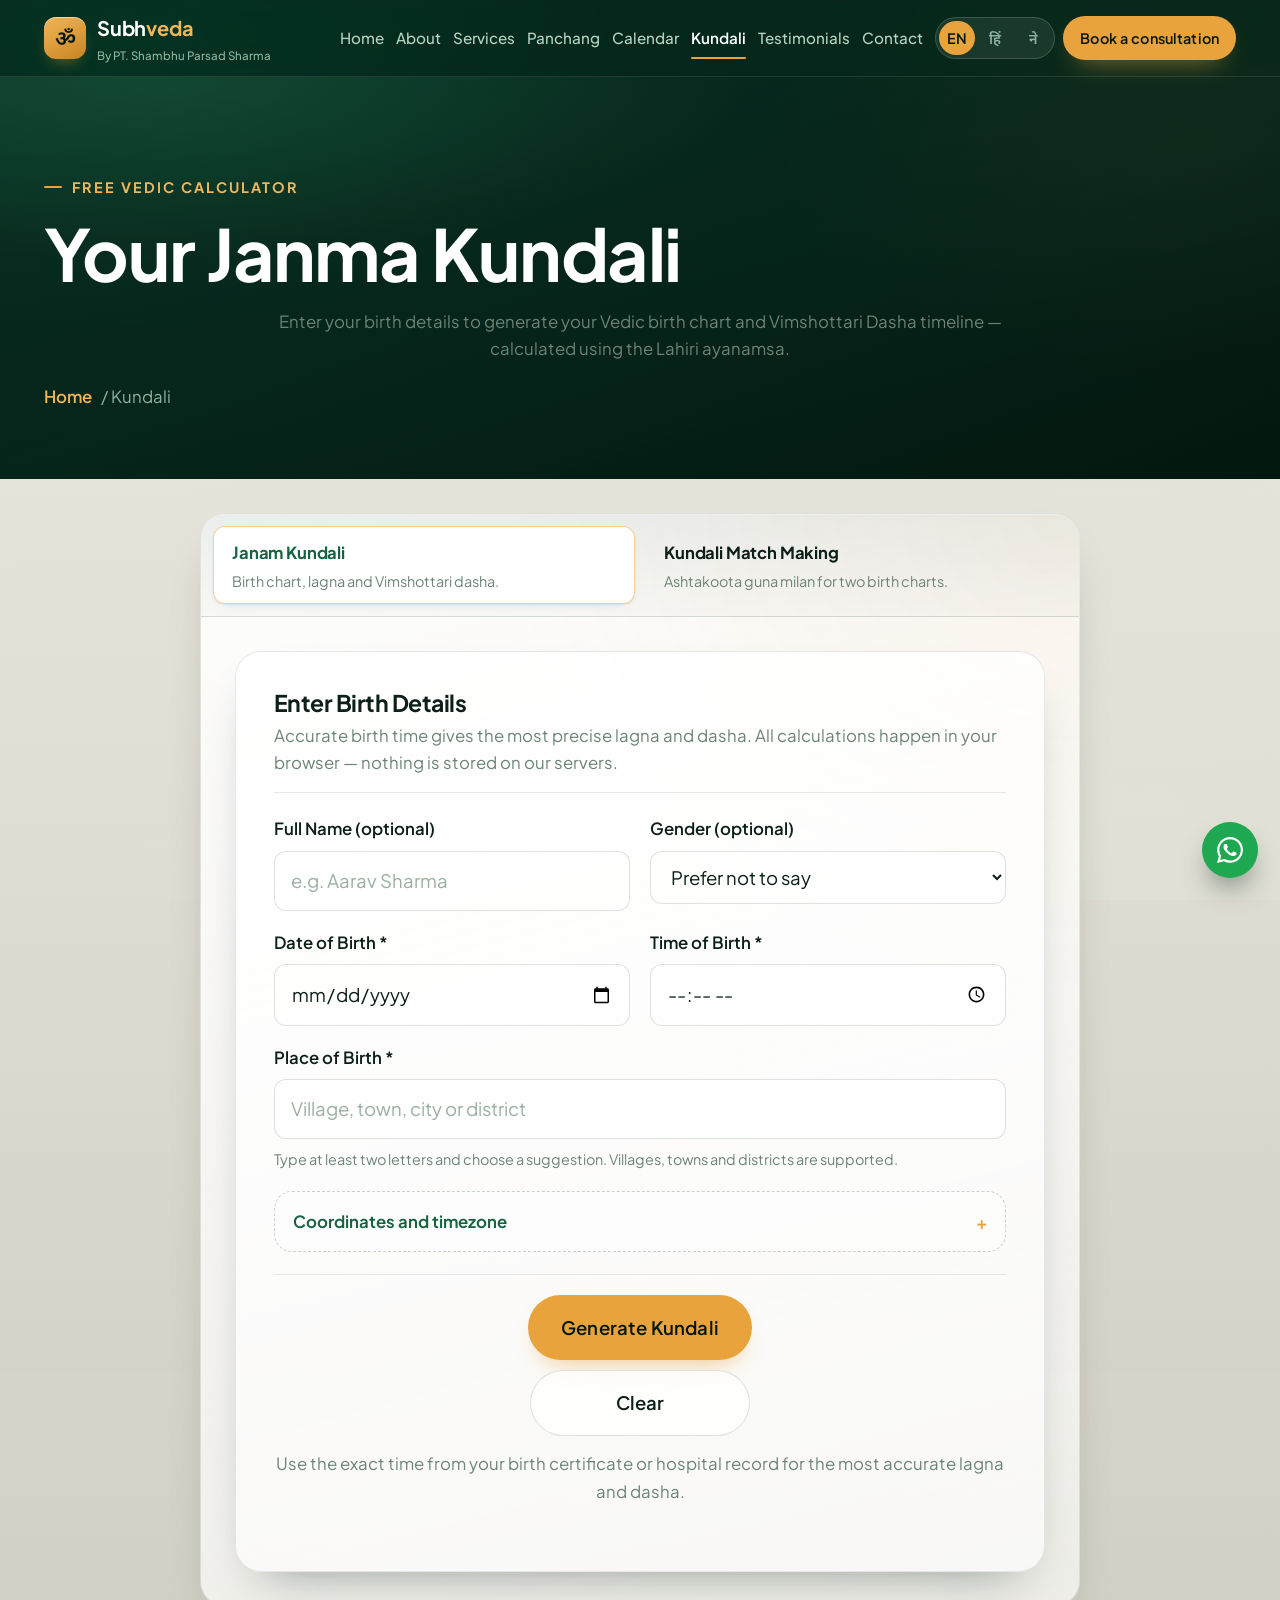
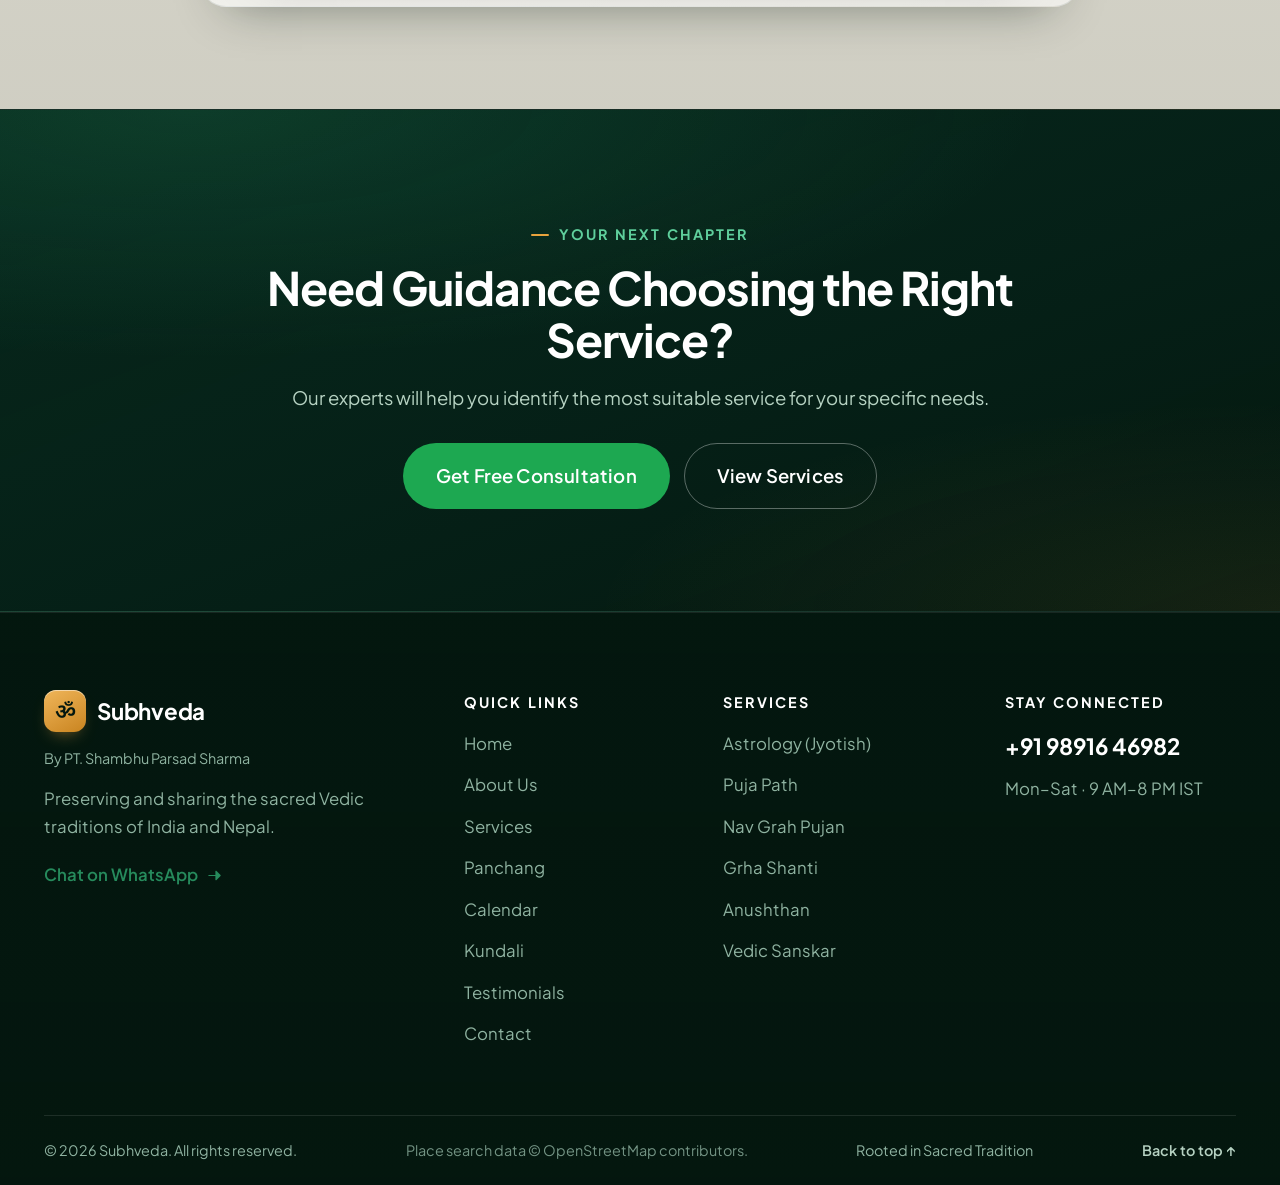
<file: kundali.html>
<!DOCTYPE html>
<html lang="en">
<head>
  <meta charset="UTF-8">
  <meta name="viewport" content="width=device-width, initial-scale=1.0">
  <meta name="theme-color" content="#06251B">
  <title>Janma Kundali, Navamsa &amp; Dasha | Subhveda</title>
  <meta name="description" content="Generate your Vedic birth chart free — Lagna, graha positions, Navamsa (D9) and all D1–D12 divisional charts with a Vimshottari Dasha timeline. Enter your birth date, time and place.">
  <link rel="canonical" href="https://www.shubhveda.com/kundali.html">
  <meta name="robots" content="index, follow">
  <meta property="og:type" content="website">
  <meta property="og:site_name" content="Subhveda">
  <meta property="og:title" content="Janma Kundali, Navamsa &amp; Dasha | Subhveda">
  <meta property="og:description" content="Free Vedic birth chart calculator — lagna, graha positions, Navamsa, D1–D12 divisional charts and Vimshottari Dasha, computed with the Lahiri ayanamsa.">
  <meta property="og:url" content="https://www.shubhveda.com/kundali.html">
  <meta property="og:image" content="https://www.shubhveda.com/images/rudra-poster.jpg">
  <meta name="twitter:card" content="summary_large_image">
  <link rel="preconnect" href="https://fonts.googleapis.com">
  <link rel="preconnect" href="https://fonts.gstatic.com" crossorigin>
  <link href="https://fonts.googleapis.com/css2?family=Plus+Jakarta+Sans:wght@400;500;600;700&family=Noto+Sans+Devanagari:wght@400;500;600;700&display=swap" rel="stylesheet">
  <link rel="icon" href="images/favicon.svg" type="image/svg+xml">
  <link rel="stylesheet" href="css/styles.css">
</head>
<body>
  <a class="skip-link" href="#main-content" data-i18n="skip_content">Skip to content</a>

  <header class="header">
    <div class="nav-container">
      <a href="index.html" class="logo" aria-label="Subhveda home">
        <div class="logo-icon" aria-hidden="true">ॐ</div>
        <div class="logo-text-group">
          <span class="logo-text">Subh<span class="logo-accent">veda</span></span>
          <span class="logo-subtitle">By PT. Shambhu Parsad Sharma</span>
        </div>
      </a>
      <nav class="nav-menu" id="main-navigation" aria-label="Main navigation">
        <a href="index.html" class="nav-link" data-i18n="nav_home">Home</a>
        <a href="about.html" class="nav-link" data-i18n="nav_about">About</a>
        <a href="services.html" class="nav-link" data-i18n="nav_services">Services</a>
        <a href="panchang.html" class="nav-link" data-i18n="nav_panchang">Panchang</a>
        <a href="calendar.html" class="nav-link" data-i18n="nav_calendar">Calendar</a>
        <a href="kundali.html" class="nav-link active" aria-current="page" data-i18n="nav_kundali">Kundali</a>
        <a href="testimonials.html" class="nav-link" data-i18n="nav_testimonials">Testimonials</a>
        <a href="contact.html" class="nav-link" data-i18n="nav_contact">Contact</a>
        <div class="nav-cta">
          <div class="lang-switcher" role="group" aria-label="Language">
            <button class="lang-btn active" data-lang="en" aria-label="English" aria-pressed="true">EN</button>
            <button class="lang-btn" data-lang="hi" aria-label="हिन्दी" aria-pressed="false">हिं</button>
            <button class="lang-btn" data-lang="ne" aria-label="नेपाली" aria-pressed="false">ने</button>
          </div>
          <a href="contact.html" class="btn btn-primary btn-sm" data-i18n="nav_book_now">Book a consultation</a>
        </div>
      </nav>
      <button class="hamburger" aria-label="Open menu" aria-expanded="false" aria-controls="main-navigation"><span></span><span></span><span></span></button>
    </div>
  </header>

  <main id="main-content">
    <section class="page-header k-page-header">
      <div class="container">
        <span class="section-eyebrow" data-i18n="kundali_eyebrow">Free Vedic Calculator</span>
        <h1 data-i18n="kundali_title">Your Janma Kundali</h1>
        <p class="k-page-lead" data-i18n="kundali_desc">Enter your birth details to generate your Vedic birth chart and Vimshottari Dasha timeline — calculated using the Lahiri ayanamsa.</p>
        <p class="breadcrumb"><a href="index.html" data-i18n="nav_home">Home</a> / <span data-i18n="nav_kundali">Kundali</span></p>
      </div>
    </section>

    <section class="section-padding bg-primary k-app-section" id="kundali-calc">
      <div class="container">
        <div class="k-app fade-in">
          <div class="k-app-tabs" role="tablist" aria-label="Kundali tools">
            <button type="button" class="k-app-tab is-active" id="mode-janma" role="tab" aria-selected="true" aria-pressed="true" aria-controls="janma-panel">
              <strong data-i18n="kundali_mode_janma">Janam Kundali</strong>
              <span data-i18n="kundali_mode_janma_desc">Birth chart, lagna and Vimshottari dasha.</span>
            </button>
            <button type="button" class="k-app-tab" id="mode-milan" role="tab" aria-selected="false" aria-pressed="false" aria-controls="milan-panel">
              <strong data-i18n="kundali_mode_milan">Kundali Match Making</strong>
              <span data-i18n="kundali_mode_milan_desc">Ashtakoota guna milan for two birth charts.</span>
            </button>
          </div>

          <div class="k-app-panel" id="janma-panel" role="tabpanel" aria-labelledby="mode-janma">
            <form class="kundali-form" id="kundali-form" novalidate>
              <div class="k-form-head">
                <h3 data-i18n="kundali_form_title">Enter Birth Details</h3>
                <p data-i18n="kundali_form_desc">Accurate birth time gives the most precise lagna and dasha. All calculations happen in your browser — nothing is stored on our servers.</p>
              </div>
              <div class="kundali-grid">
                <div class="form-group">
                  <label for="kundali-name" data-i18n="kundali_name">Full Name (optional)</label>
                  <input type="text" id="kundali-name" name="name" autocomplete="name" maxlength="80" data-i18n-placeholder="kundali_name_ph" placeholder="e.g. Aarav Sharma">
                </div>
                <div class="form-group">
                  <label for="kundali-gender" data-i18n="kundali_gender">Gender (optional)</label>
                  <select id="kundali-gender" name="gender">
                    <option value="" data-i18n="kundali_gender_select">Prefer not to say</option>
                    <option value="male" data-i18n="kundali_male">Male</option>
                    <option value="female" data-i18n="kundali_female">Female</option>
                    <option value="other" data-i18n="kundali_other">Other</option>
                  </select>
                </div>
                <div class="form-group">
                  <label for="kundali-dob" data-i18n="kundali_dob">Date of Birth *</label>
                  <input type="date" id="kundali-dob" name="dob" min="1900-01-01" max="2026-12-31" required>
                </div>
                <div class="form-group">
                  <label for="kundali-tob" data-i18n="kundali_tob">Time of Birth *</label>
                  <input type="time" id="kundali-tob" name="tob" required>
                </div>
                <div class="form-group kundali-grid-full kundali-place-group">
                  <label for="kundali-place" data-i18n="kundali_place">Place of Birth *</label>
                  <div class="kundali-place-wrap">
                    <input type="text" id="kundali-place" name="place" autocomplete="off" maxlength="160" required
                      role="combobox" aria-autocomplete="list" aria-expanded="false" aria-controls="kundali-place-list"
                      data-i18n-placeholder="kundali_place_ph" placeholder="Village, town, city or district">
                    <span class="kundali-place-spinner" id="kundali-place-spinner" aria-hidden="true" hidden></span>
                    <ul class="kundali-suggestions" id="kundali-place-list" role="listbox" hidden></ul>
                  </div>
                  <p class="kundali-hint" data-i18n="kundali_place_hint">Type at least two letters and choose a suggestion. Villages, towns and districts are supported.</p>
                  <p class="kundali-hint kundali-place-status" id="kundali-place-status" role="status" aria-live="polite" hidden></p>
                </div>
                <div class="kundali-custom kundali-grid-full" id="kundali-custom">
                  <details class="kundali-manual" id="kundali-manual">
                    <summary data-i18n="kundali_manual_title">Coordinates and timezone</summary>
                    <div class="kundali-coords">
                      <div class="form-group">
                        <label for="kundali-lat" data-i18n="kundali_lat">Latitude (°N)</label>
                        <input type="number" id="kundali-lat" name="lat" min="-90" max="90" step="0.0001" inputmode="decimal" placeholder="28.6139">
                      </div>
                      <div class="form-group">
                        <label for="kundali-lon" data-i18n="kundali_lon">Longitude (°E)</label>
                        <input type="number" id="kundali-lon" name="lon" min="-180" max="180" step="0.0001" inputmode="decimal" placeholder="77.2090">
                      </div>
                      <div class="form-group">
                        <label for="kundali-tz" data-i18n="kundali_tz">Timezone at birth</label>
                        <select id="kundali-tz" name="tz"></select>
                      </div>
                    </div>
                    <button type="button" class="k-detect-btn" id="kundali-detect" data-i18n="kundali_detect">Use my current location</button>
                    <p class="kundali-hint" id="kundali-detect-status" hidden></p>
                    <p class="kundali-hint" data-i18n="kundali_custom_hint">Choose a suggestion above to fill these automatically. If the place is not found, enter its coordinates and the timezone that was in use there at birth.</p>
                  </details>
                </div>
              </div>
              <div class="kundali-error" id="kundali-error" role="alert" hidden></div>
              <div class="k-form-actions">
                <button type="submit" class="btn btn-primary btn-lg" id="kundali-submit" data-i18n="kundali_submit">Generate Kundali</button>
                <button type="button" class="btn btn-ghost btn-lg" id="kundali-clear" data-i18n="kundali_clear">Clear</button>
              </div>
              <p class="kundali-note" data-i18n="kundali_note">Use the exact time from your birth certificate or hospital record for the most accurate lagna and dasha.</p>
            </form>
          </div>

          <div class="k-app-panel" id="milan-panel" role="tabpanel" aria-labelledby="mode-milan" hidden>
            <div class="k-form-head">
              <h3 data-i18n="milan_title">Kundali Match Making</h3>
              <p data-i18n="milan_desc">Compare two birth charts on the classical Ashtakoota scale — 36 gunas across eight kootas, with Mangal dosha, read from each person's Moon nakshatra and rashi.</p>
            </div>

            <div class="milan-grid">
              <div class="milan-panel fade-in">
                <h3 data-i18n="milan_vadhu">Vadhu (Bride)</h3>
                <div class="form-group">
                  <label for="milan-vadhu-name" data-i18n="kundali_name">Full Name (optional)</label>
                  <input type="text" id="milan-vadhu-name" maxlength="80" autocomplete="off" data-i18n-placeholder="kundali_name_ph" placeholder="e.g. Aarav Sharma">
                </div>
                <div class="form-group">
                  <label for="milan-vadhu-dob" data-i18n="kundali_dob">Date of Birth *</label>
                  <input type="date" id="milan-vadhu-dob" min="1900-01-01">
                </div>
                <div class="form-group">
                  <label for="milan-vadhu-tob" data-i18n="kundali_tob">Time of Birth *</label>
                  <input type="time" id="milan-vadhu-tob">
                </div>
                <div class="form-group">
                  <label for="milan-vadhu-region" data-i18n="milan_region">State / Province</label>
                  <select id="milan-vadhu-region"></select>
                </div>
                <div class="form-group milan-place-group">
                  <label for="milan-vadhu-place" data-i18n="milan_place">Place of Birth</label>
                  <div class="milan-place-wrap">
                    <input type="text" id="milan-vadhu-place" autocomplete="off" maxlength="160"
                      role="combobox" aria-autocomplete="list" aria-expanded="false" aria-controls="milan-vadhu-place-list"
                      data-i18n-placeholder="milan_place_ph" placeholder="Village, town or city">
                    <ul class="milan-suggestions" id="milan-vadhu-place-list" role="listbox" hidden></ul>
                  </div>
                  <p class="milan-place-status" id="milan-vadhu-place-status" role="status" aria-live="polite" hidden></p>
                </div>
                <div class="form-group">
                  <label for="milan-vadhu-tz" data-i18n="kundali_tz">Timezone at birth</label>
                  <select id="milan-vadhu-tz"></select>
                </div>
              </div>
              <div class="milan-panel fade-in">
                <h3 data-i18n="milan_var">Var (Groom)</h3>
                <div class="form-group">
                  <label for="milan-var-name" data-i18n="kundali_name">Full Name (optional)</label>
                  <input type="text" id="milan-var-name" maxlength="80" autocomplete="off" data-i18n-placeholder="kundali_name_ph" placeholder="e.g. Aarav Sharma">
                </div>
                <div class="form-group">
                  <label for="milan-var-dob" data-i18n="kundali_dob">Date of Birth *</label>
                  <input type="date" id="milan-var-dob" min="1900-01-01">
                </div>
                <div class="form-group">
                  <label for="milan-var-tob" data-i18n="kundali_tob">Time of Birth *</label>
                  <input type="time" id="milan-var-tob">
                </div>
                <div class="form-group">
                  <label for="milan-var-region" data-i18n="milan_region">State / Province</label>
                  <select id="milan-var-region"></select>
                </div>
                <div class="form-group milan-place-group">
                  <label for="milan-var-place" data-i18n="milan_place">Place of Birth</label>
                  <div class="milan-place-wrap">
                    <input type="text" id="milan-var-place" autocomplete="off" maxlength="160"
                      role="combobox" aria-autocomplete="list" aria-expanded="false" aria-controls="milan-var-place-list"
                      data-i18n-placeholder="milan_place_ph" placeholder="Village, town or city">
                    <ul class="milan-suggestions" id="milan-var-place-list" role="listbox" hidden></ul>
                  </div>
                  <p class="milan-place-status" id="milan-var-place-status" role="status" aria-live="polite" hidden></p>
                </div>
                <div class="form-group">
                  <label for="milan-var-tz" data-i18n="kundali_tz">Timezone at birth</label>
                  <select id="milan-var-tz"></select>
                </div>
              </div>
            </div>

            <div class="milan-actions">
              <button type="button" class="btn btn-primary btn-lg" id="milan-submit" data-i18n="milan_submit">Check Milan</button>
              <button type="button" class="btn btn-ghost btn-lg" id="milan-reset" data-i18n="milan_reset">Clear</button>
            </div>
            <p class="milan-error" id="milan-error" role="alert" hidden></p>
            <div class="milan-results" id="milan-results" hidden></div>
            <p class="milan-disclaimer" id="milan-disclaimer"></p>
          </div>
        </div>
      </div>
    </section>

    <section class="cta-banner is-dark">
      <div class="container">
        <div class="cta-panel">
          <span class="section-eyebrow" data-i18n="cta_kicker">Your next chapter</span>
          <h2 data-i18n="svc_cta_title">Need Guidance Choosing the Right Service?</h2>
          <p data-i18n="svc_cta_desc">Our experts will help you identify the most suitable service for your specific needs.</p>
          <div class="cta-buttons">
            <a href="https://api.whatsapp.com/send?phone=919891646982&amp;text=Namaste!%20I%20need%20guidance%20on%20which%20service%20is%20right%20for%20me." class="btn btn-whatsapp btn-lg" target="_blank" rel="noopener" data-i18n="svc_cta_consult">Get Free Consultation</a>
            <a href="services.html" class="btn btn-outline-light btn-lg" data-i18n="about_cta_services">View Services</a>
          </div>
        </div>
      </div>
    </section>
  </main>

  <div class="k-modal" id="kundali-modal" hidden>
    <div class="k-modal-backdrop" data-k-modal-close></div>
    <div class="k-modal-panel" role="dialog" aria-modal="true" aria-labelledby="kundali-modal-title" tabindex="-1">
      <header class="k-modal-head">
        <div class="k-modal-head-text">
          <span class="section-eyebrow" data-i18n="kundali_results_eyebrow">Your Birth Chart</span>
          <h2 id="kundali-modal-title" data-i18n="kundali_results_title">Kundali &amp; Dasha</h2>
          <p class="kundali-meta" id="kundali-meta"></p>
        </div>
        <div class="k-modal-head-side">
          <div class="k-results-actions">
            <button type="button" class="k-print-btn" id="kundali-print" data-i18n="kundali_print">Print / Save PDF</button>
            <button type="button" class="k-print-btn k-reset-btn" id="kundali-reset" data-i18n="kundali_reset">New Kundali</button>
            <button type="button" class="k-modal-close" id="kundali-modal-close" data-i18n="kundali_close">Close</button>
          </div>
        </div>
        <div class="k-result-badges">
          <span class="k-badge" data-i18n="kundali_badge_ayanamsa">Lahiri Ayanamsa</span>
          <span class="k-badge" data-i18n="kundali_badge_houses">Whole-sign houses</span>
          <span class="k-badge" data-i18n="kundali_badge_dasha">Vimshottari Dasha</span>
        </div>
      </header>

      <div class="k-modal-body" id="kundali-modal-body">
        <div class="kundali-results" id="kundali-results" hidden>
          <div class="kundali-summary" id="kundali-summary"></div>

          <div class="kundali-main">
            <div class="kundali-card">
              <div class="k-card-head">
                <span class="k-varga-code">D1</span>
                <h3 data-i18n="kundali_chart_title">Janma Kundali (North Indian)</h3>
              </div>
              <p class="kundali-card-desc" id="kundali-d1-purpose"></p>
              <div class="kundali-chart" id="kundali-chart"></div>
              <p class="k-chart-hint" data-i18n="kundali_aspect_hint">Tap a graha in the chart to see where it casts drishti.</p>
              <p class="k-aspect-note" id="kundali-aspect-note" role="status" aria-live="polite" hidden></p>
              <p class="kundali-legend" id="kundali-legend"></p>
              <p class="kundali-legend k-abbr-legend" id="kundali-abbr"></p>
            </div>
            <div class="kundali-card">
              <h3 data-i18n="kundali_positions_title">Graha Positions</h3>
              <div class="k-table-wrap">
                <table class="k-table">
                  <thead>
                    <tr>
                      <th data-i18n="kundali_th_planet">Graha</th>
                      <th data-i18n="kundali_th_sign">Rashi</th>
                      <th data-i18n="kundali_th_degree">Degree</th>
                      <th data-i18n="kundali_th_house">Bhava</th>
                      <th data-i18n="kundali_th_motion">Gati</th>
                    </tr>
                  </thead>
                  <tbody id="kundali-positions"></tbody>
                </table>
              </div>
            </div>
          </div>

          <div class="kundali-vargas">
            <div class="kundali-section-head">
              <span class="section-eyebrow" data-i18n="kundali_varga_eyebrow">Divisional Charts</span>
              <h3 data-i18n="kundali_varga_title">D1 to D12 Vargas</h3>
              <p data-i18n="kundali_varga_desc">Choose a divisional chart from the list to study it on a large chart with its positions and key facts.</p>
            </div>
            <div class="k-varga-toolbar">
              <label for="kundali-varga-select" data-i18n="kundali_varga_select">Select divisional chart</label>
              <select id="kundali-varga-select"></select>
            </div>
            <div class="k-varga-view" id="kundali-varga-view"></div>
            <p class="kundali-varga-note" data-i18n="kundali_varga_note">Varga charts follow the classical Parashara rules; minor conventions can differ between schools.</p>
          </div>

          <div class="kundali-card kundali-phal-section">
            <div class="kundali-section-head">
              <span class="section-eyebrow" data-i18n="kundali_phal_eyebrow">Detailed Phaladesh</span>
              <h3 data-i18n="kundali_phal_title">Your Phaladesh, in Plain Language</h3>
              <p data-i18n="kundali_phal_desc">Select a divisional chart from the dropdown to read its complete phaladesh in simple language — what this area means, how strong it is, the timing, and what to do next.</p>
            </div>
            <div class="k-varga-toolbar k-phal-toolbar">
              <label for="kundali-phal-select" data-i18n="kundali_phal_select">Select divisional chart for phaladesh</label>
              <select id="kundali-phal-select"></select>
            </div>
            <div class="k-phal-detail" id="kundali-phal-detail"></div>
            <p class="kundali-varga-note" data-i18n="kundali_phal_note">This reading is generated from the selected divisional chart and the running Vimshottari periods. It is general guidance, not a substitute for a personal consultation.</p>
          </div>

          <div class="kundali-card k-dasha-card">
            <div class="k-dasha-head">
              <div>
                <h3 data-i18n="kundali_dasha_title">Vimshottari Dasha</h3>
                <p class="kundali-card-desc" data-i18n="kundali_dasha_desc">Mahadasha periods of 120 years. Open a Mahadasha, then an Antardasha, to see its Pratyantardashas.</p>
              </div>
              <div class="k-dasha-actions">
                <button type="button" class="k-dasha-btn" id="kundali-dasha-expand" data-i18n="kundali_dasha_expand">Expand all</button>
                <button type="button" class="k-dasha-btn" id="kundali-dasha-collapse" data-i18n="kundali_dasha_collapse">Collapse all</button>
              </div>
            </div>
            <p class="kundali-balance" id="kundali-dasha-balance"></p>
            <div class="k-dasha-now" id="kundali-dasha-now" hidden></div>
            <p class="k-dasha-hint" data-i18n="kundali_dasha_hint">Tap a Mahadasha, then an Antardasha, to open its Pratyantardasha table.</p>
            <div class="k-dasha-list" id="kundali-dasha"></div>
          </div>

          <div class="kundali-result-cta">
            <div>
              <h3 data-i18n="kundali_cta_title">Want a Deeper Reading?</h3>
              <p data-i18n="kundali_cta_desc">Share your kundali with Pandit ji for a personal consultation on dasha, doshas, and remedies.</p>
            </div>
            <a href="https://api.whatsapp.com/send?phone=919891646982&amp;text=Namaste!%20I%20generated%20my%20kundali%20on%20your%20website%20and%20would%20like%20a%20consultation." class="btn btn-whatsapp" target="_blank" rel="noopener" data-i18n="kundali_cta_btn">Book Consultation</a>
          </div>

          <p class="kundali-disclaimer" data-i18n="kundali_disclaimer">This calculator follows the Lahiri ayanamsa and the Vimshottari system. Planetary positions use an approximate ephemeris and may differ slightly from specialised software. For important life decisions, consult Pandit ji.</p>
        </div>
      </div>
    </div>
  </div>

  <footer class="footer">
    <div class="container">
      <div class="footer-grid">
        <div class="footer-brand"><a href="index.html" class="logo"><span class="logo-icon" aria-hidden="true">ॐ</span><span class="logo-text">Subhveda</span></a><small>By PT. Shambhu Parsad Sharma</small><p data-i18n="footer_brand_desc">Preserving and sharing the sacred Vedic traditions of India and Nepal.</p><a class="text-link" href="https://api.whatsapp.com/send?phone=919891646982" target="_blank" rel="noopener"><span data-i18n="hero_whatsapp">Chat on WhatsApp</span><span data-icon="arrow-right"></span></a></div>
        <div class="footer-col"><h4 data-i18n="footer_quick_links">Quick Links</h4><ul><li><a href="index.html" data-i18n="footer_home">Home</a></li><li><a href="about.html" data-i18n="footer_about">About Us</a></li><li><a href="services.html" data-i18n="footer_services">Services</a></li><li><a href="panchang.html" data-i18n="nav_panchang">Panchang</a></li><li><a href="calendar.html" data-i18n="nav_calendar">Calendar</a></li><li><a href="kundali.html" data-i18n="nav_kundali">Kundali</a></li><li><a href="testimonials.html" data-i18n="footer_testimonials">Testimonials</a></li><li><a href="contact.html" data-i18n="footer_contact">Contact</a></li></ul></div>
        <div class="footer-col"><h4 data-i18n="footer_services_title">Services</h4><ul><li><a href="services.html#astrology" data-i18n="footer_svc_astrology">Astrology (Jyotish)</a></li><li><a href="services.html#puja" data-i18n="footer_svc_puja">Puja Path</a></li><li><a href="services.html#navgraha" data-i18n="footer_svc_navgraha">Nav Grah Pujan</a></li><li><a href="services.html#grha-shanti" data-i18n="footer_svc_grha_shanti">Grha Shanti</a></li><li><a href="services.html#anushthan" data-i18n="footer_svc_anushthan">Anushthan</a></li><li><a href="services.html#vedic-sanskar" data-i18n="footer_svc_vedic_sanskar">Vedic Sanskar</a></li></ul></div>
        <div class="footer-col"><h4 data-i18n="footer_stay_connected">Stay Connected</h4><a class="footer-phone" href="tel:+919891646982">+91 98916 46982</a><p class="footer-hours" data-i18n="footer_hours">Mon–Sat · 9 AM–8 PM IST</p></div>
      </div>
      <div class="footer-bottom"><p data-i18n="footer_copyright">© 2026 Subhveda. All rights reserved.</p><span class="footer-credit" data-i18n="kundali_place_credit">Place search data © OpenStreetMap contributors.</span><span data-i18n="footer_rooted">Rooted in Sacred Tradition</span><a href="#main-content" class="footer-top" data-i18n="back_top">Back to top ↑</a></div>
    </div>
  </footer>
  <a href="https://api.whatsapp.com/send?phone=919891646982&amp;text=Namaste!" class="whatsapp-float" target="_blank" rel="noopener" aria-label="Chat on WhatsApp"><span data-icon="whatsapp"></span></a>
  <button class="back-to-top" aria-label="Back to top"><span data-icon="chevron-down"></span></button>
  <nav class="action-bar" aria-label="Quick actions">
    <a href="tel:+919891646982" class="action-bar-btn action-bar-call"><span data-icon="phone"></span><span data-i18n="action_call">Call Now</span></a>
    <a href="https://api.whatsapp.com/send?phone=919891646982&amp;text=Namaste!%20I%20would%20like%20to%20book%20a%20service%20at%20Shubh%20Veda." class="action-bar-btn action-bar-wa" target="_blank" rel="noopener"><span data-icon="whatsapp"></span><span data-i18n="action_book">Book on WhatsApp</span></a>
  </nav>

  <script src="js/translations.js"></script>
  <script src="js/icons.js"></script>
  <script src="js/i18n.js"></script>
  <script defer src="js/panchang.js"></script>
  <script defer src="js/kundali.js"></script>
  <script defer src="js/milan.js"></script>
  <script defer src="js/kundali-modes.js"></script>
  <script defer src="js/main.js"></script>
</body>
</html>
</file>
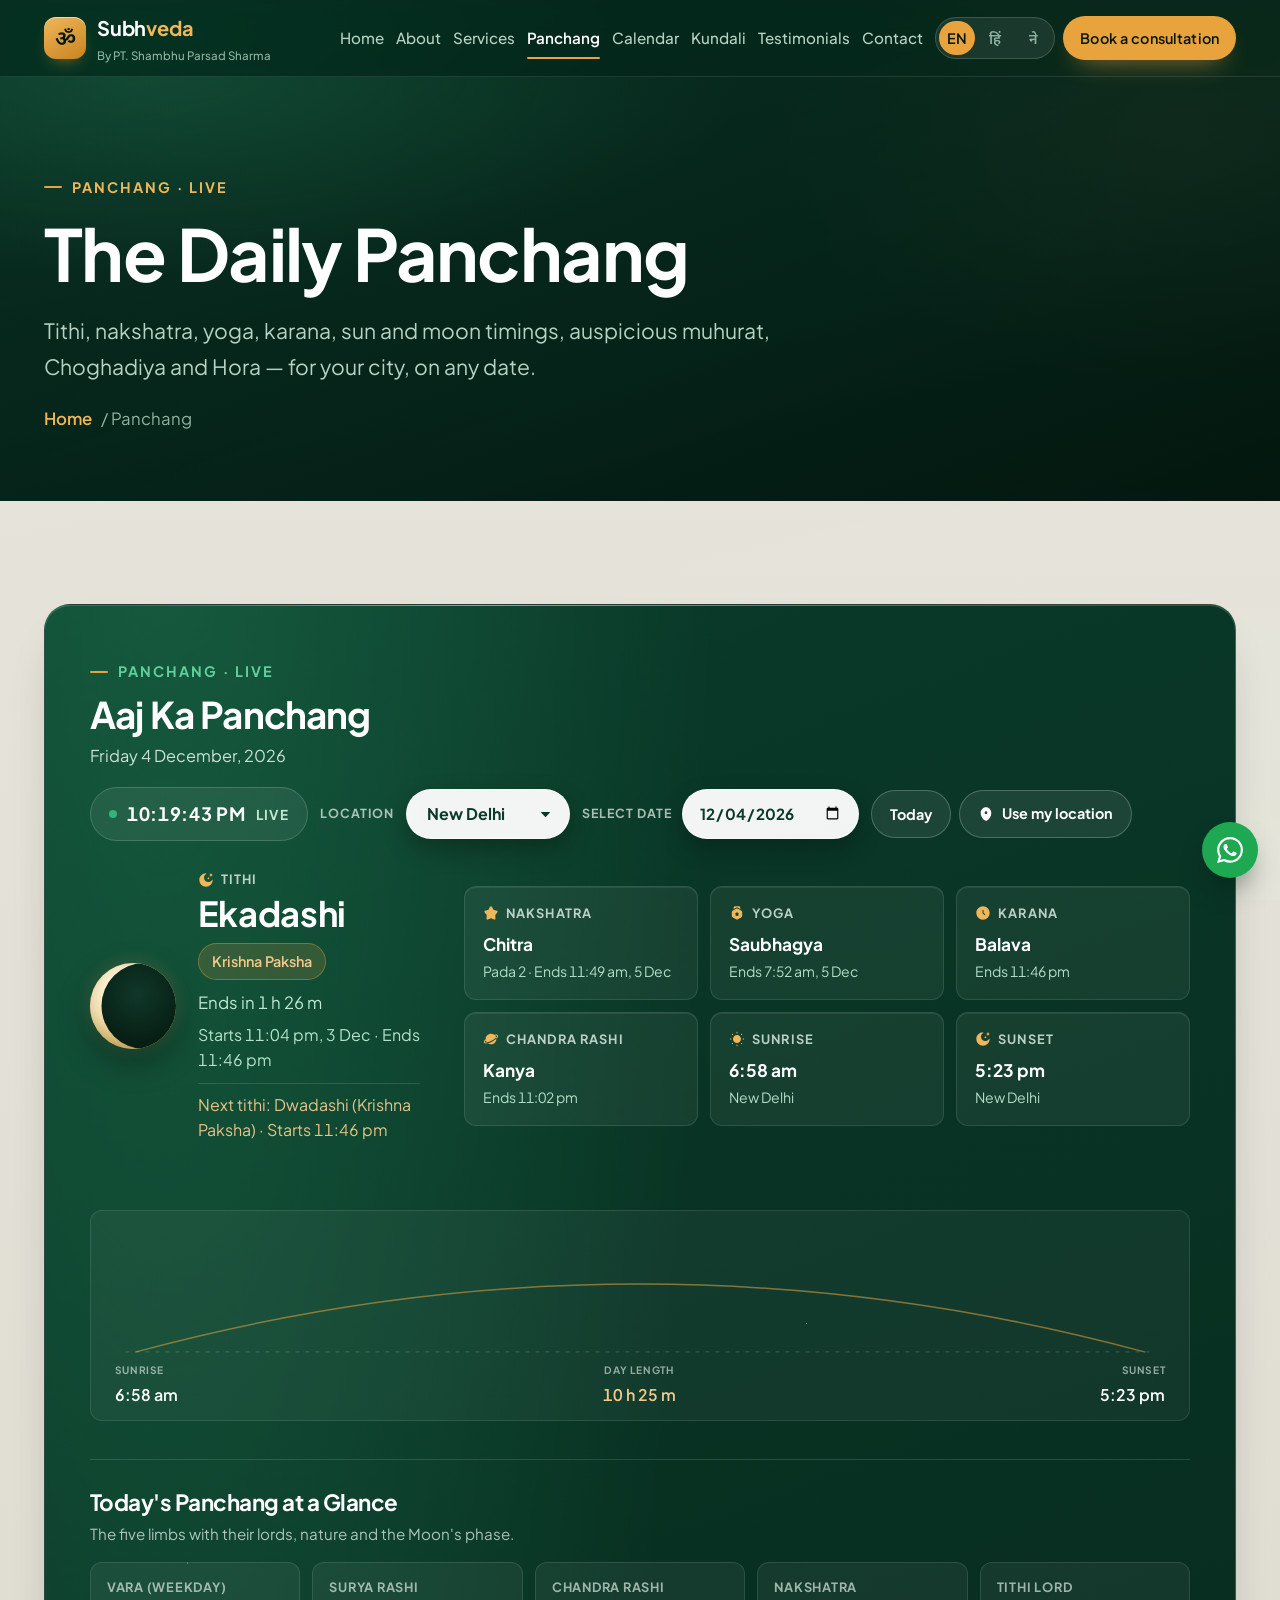
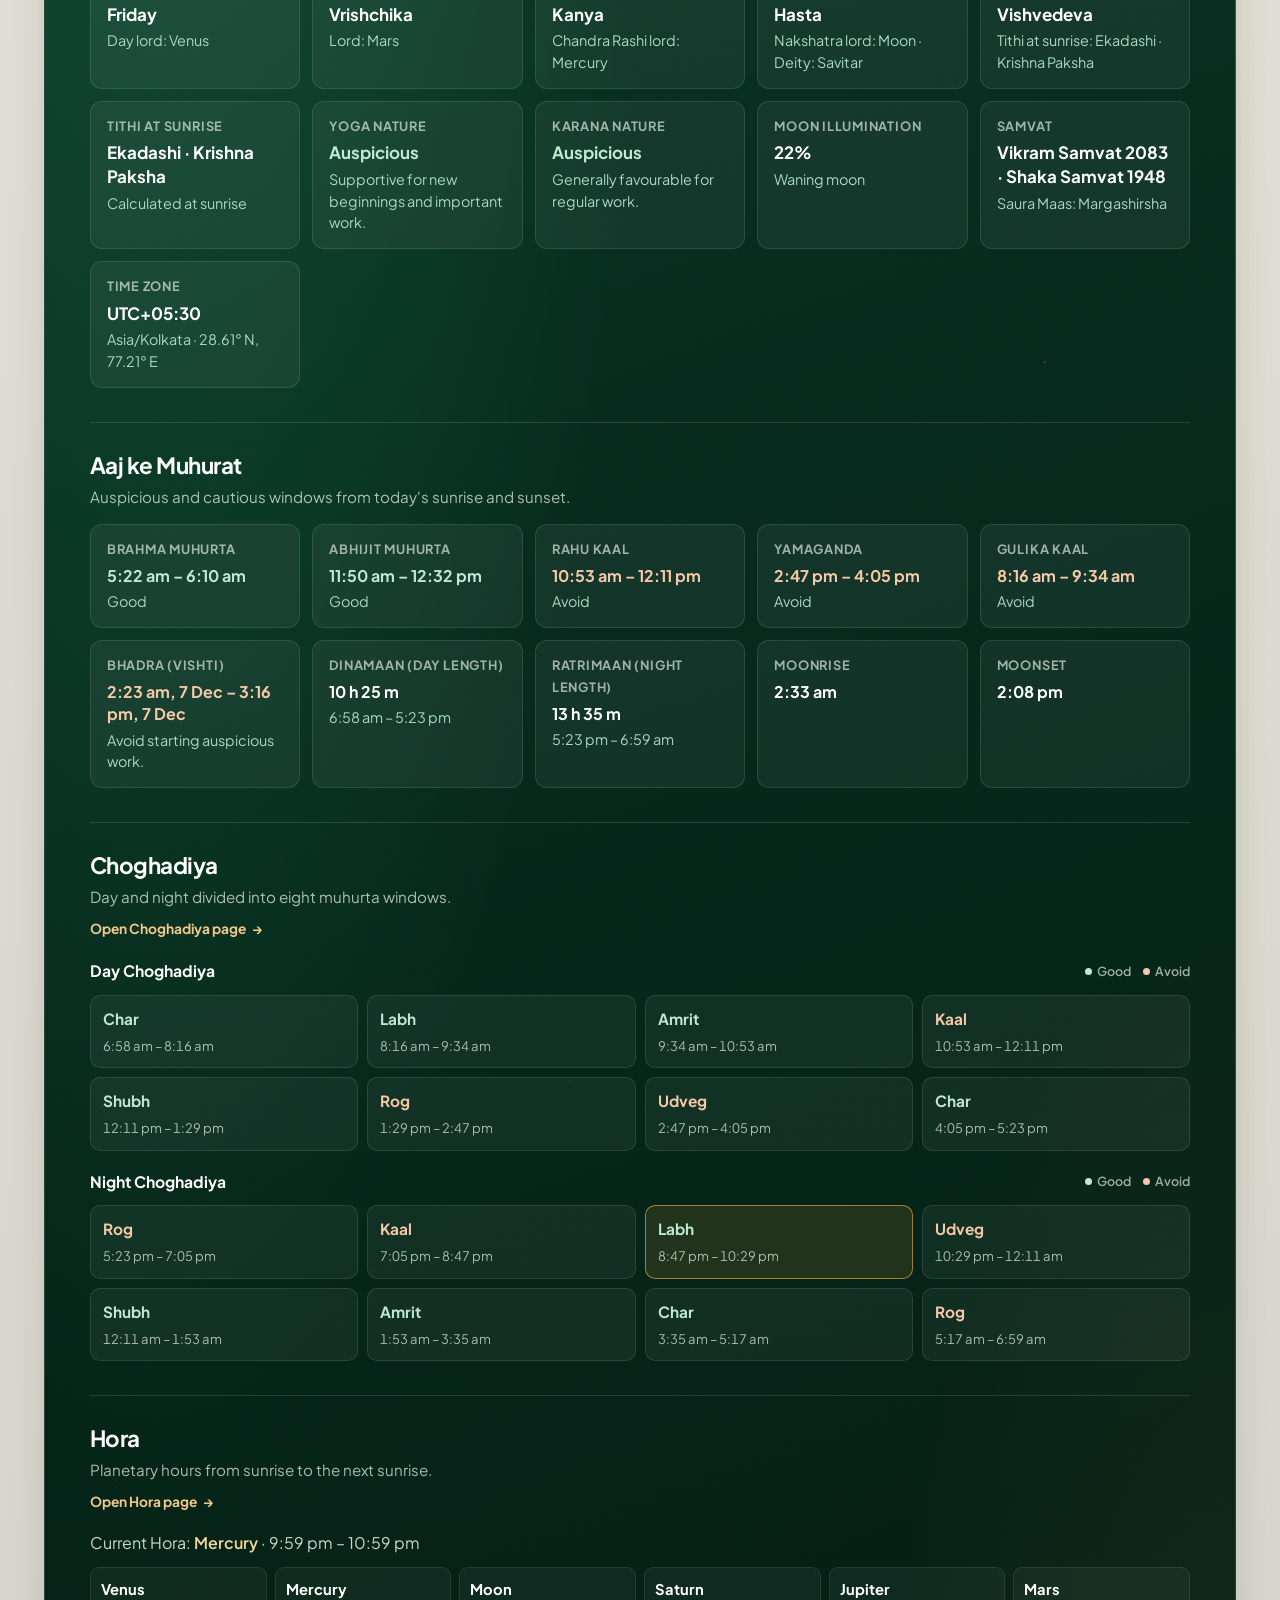
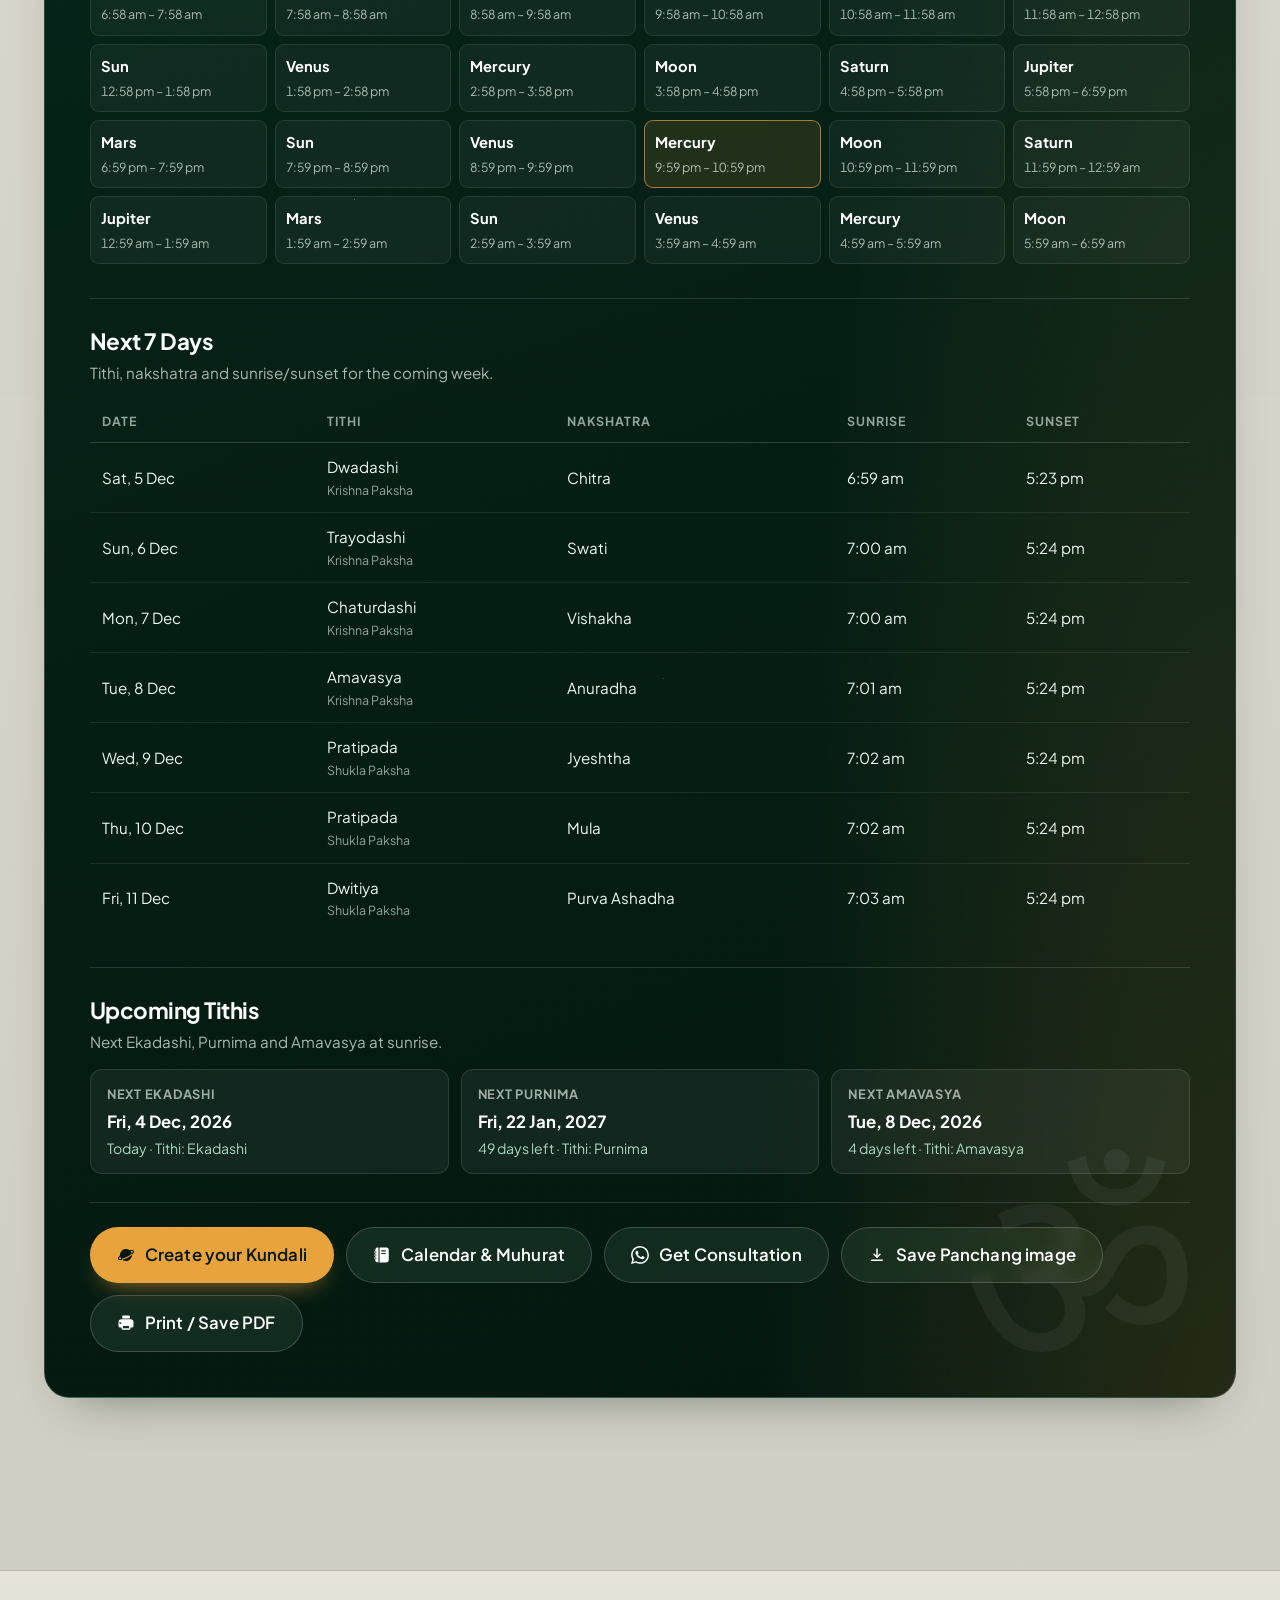
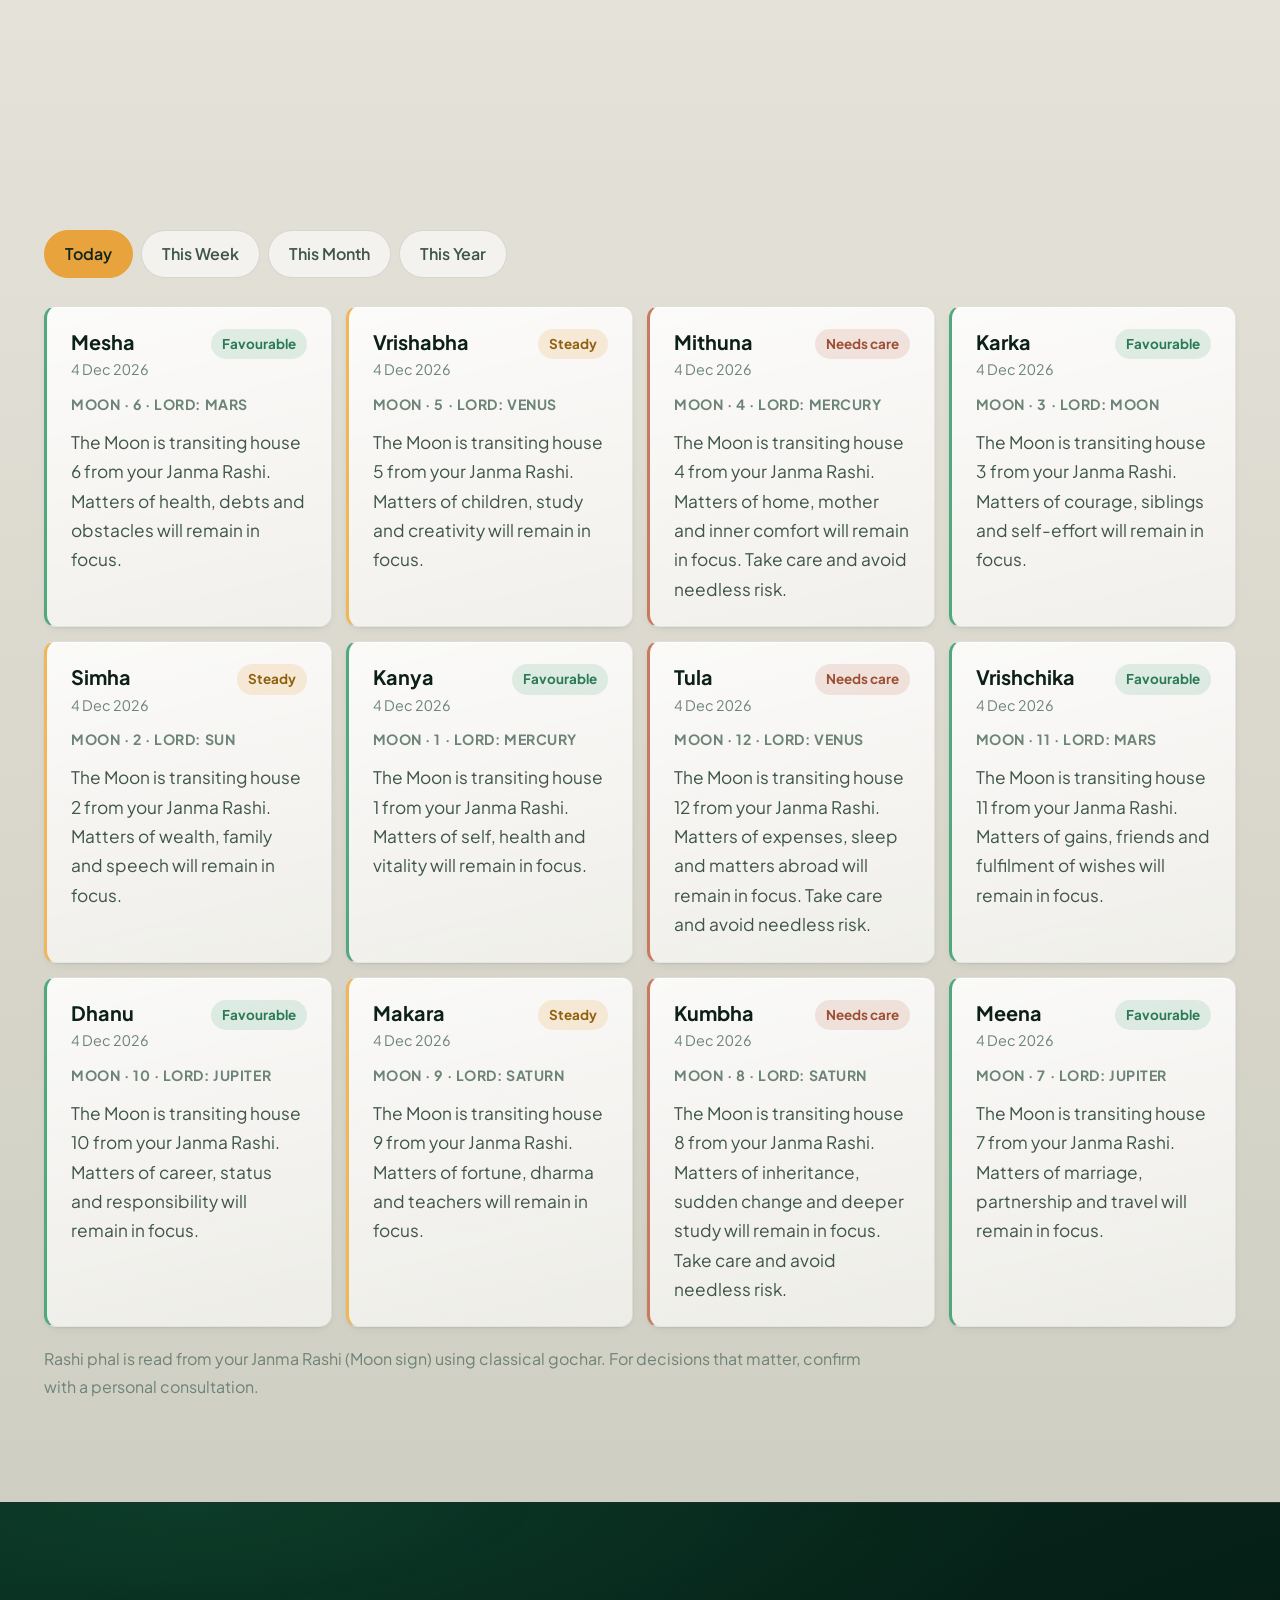
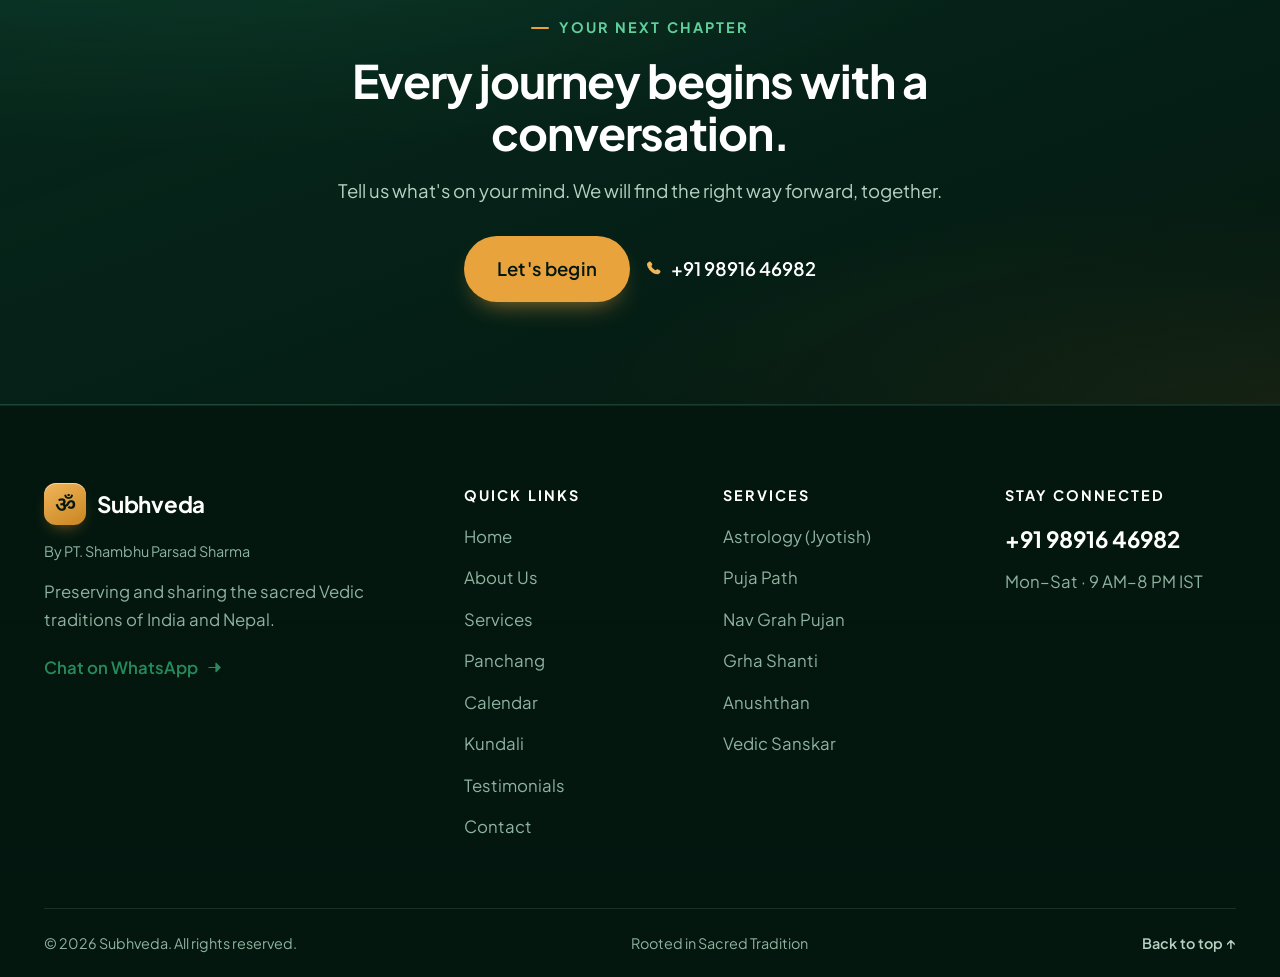
<file: panchang.html>
<!DOCTYPE html>
<html lang="en">
<head>
  <meta charset="UTF-8">
  <meta name="viewport" content="width=device-width, initial-scale=1.0">
  <meta name="theme-color" content="#06251B">
  <title>Daily Panchang, Tithi, Nakshatra &amp; Choghadiya | Subhveda</title>
  <meta name="description" content="Live Panchang for your city — tithi, nakshatra, yoga, karana, rashi, sunrise and sunset, auspicious muhurat, Rahu Kaal, Choghadiya, Hora, the next seven days and upcoming Ekadashi, Purnima and Amavasya.">
  <link rel="canonical" href="https://www.shubhveda.com/panchang.html">
  <meta name="robots" content="index, follow">
  <meta property="og:type" content="website">
  <meta property="og:site_name" content="Subhveda">
  <meta property="og:title" content="Daily Panchang, Tithi, Nakshatra &amp; Choghadiya | Subhveda">
  <meta property="og:description" content="Live Vedic Panchang for your city — muhurat, Rahu Kaal, Choghadiya, Hora and the next seven days, calculated with the Lahiri ayanamsa.">
  <meta property="og:url" content="https://www.shubhveda.com/panchang.html">
  <meta property="og:image" content="https://www.shubhveda.com/images/rudra-poster.jpg">
  <meta name="twitter:card" content="summary_large_image">
  <link rel="preconnect" href="https://fonts.googleapis.com">
  <link rel="preconnect" href="https://fonts.gstatic.com" crossorigin>
  <link href="https://fonts.googleapis.com/css2?family=Plus+Jakarta+Sans:wght@400;500;600;700&family=Noto+Sans+Devanagari:wght@400;500;600;700&display=swap" rel="stylesheet">
  <link rel="icon" href="images/favicon.svg" type="image/svg+xml">
  <link rel="stylesheet" href="css/styles.css">
  <script type="application/ld+json">
  {
    "@context": "https://schema.org",
    "@type": "WebPage",
    "name": "Daily Panchang",
    "url": "https://www.shubhveda.com/panchang.html",
    "description": "Live Vedic Panchang with tithi, nakshatra, yoga, karana, muhurat, Rahu Kaal, Choghadiya, Hora and the next seven days.",
    "isPartOf": { "@type": "WebSite", "name": "Subhveda", "url": "https://www.shubhveda.com/" },
    "publisher": { "@type": "Organization", "name": "Subhveda", "telephone": "+919891646982" }
  }
  </script>
</head>
<body>
  <a class="skip-link" href="#main-content" data-i18n="skip_content">Skip to content</a>

  <header class="header">
    <div class="nav-container">
      <a href="index.html" class="logo" aria-label="Subhveda home">
        <span class="logo-icon" aria-hidden="true">ॐ</span>
        <span class="logo-text-group"><span class="logo-text">Subh<span class="logo-accent">veda</span></span><span class="logo-subtitle">By PT. Shambhu Parsad Sharma</span></span>
      </a>
      <nav class="nav-menu" id="main-navigation" aria-label="Main navigation">
        <a href="index.html" class="nav-link" data-i18n="nav_home">Home</a>
        <a href="about.html" class="nav-link" data-i18n="nav_about">About</a>
        <a href="services.html" class="nav-link" data-i18n="nav_services">Services</a>
        <a href="panchang.html" class="nav-link active" aria-current="page" data-i18n="nav_panchang">Panchang</a>
        <a href="calendar.html" class="nav-link" data-i18n="nav_calendar">Calendar</a>
        <a href="kundali.html" class="nav-link" data-i18n="nav_kundali">Kundali</a>
        <a href="testimonials.html" class="nav-link" data-i18n="nav_testimonials">Testimonials</a>
        <a href="contact.html" class="nav-link" data-i18n="nav_contact">Contact</a>
        <div class="nav-cta">
          <div class="lang-switcher" role="group" aria-label="Language">
            <button class="lang-btn active" data-lang="en" aria-label="English" aria-pressed="true">EN</button>
            <button class="lang-btn" data-lang="hi" aria-label="हिन्दी" aria-pressed="false">हिं</button>
            <button class="lang-btn" data-lang="ne" aria-label="नेपाली" aria-pressed="false">ने</button>
          </div>
          <a href="contact.html" class="btn btn-primary btn-sm" data-i18n="nav_book_now">Book a consultation</a>
        </div>
      </nav>
      <button class="hamburger" aria-label="Open menu" aria-expanded="false" aria-controls="main-navigation"><span></span><span></span><span></span></button>
    </div>
  </header>

  <main id="main-content">
    <section class="page-header">
      <div class="container">
        <span class="section-eyebrow" data-i18n="panchang_page_eyebrow">Panchang · Live</span>
        <h1 data-i18n="panchang_page_title">The Daily Panchang</h1>
        <p class="page-lede" data-i18n="panchang_page_desc">Tithi, nakshatra, yoga, karana, sun and moon timings, auspicious muhurat, Choghadiya and Hora — for your city, on any date.</p>
        <p class="breadcrumb"><a href="index.html" data-i18n="nav_home">Home</a> / <span data-i18n="panchang_breadcrumb">Panchang</span></p>
      </div>
    </section>

    <section class="section-padding bg-primary">
      <div class="container">
        <div class="panchang-block">
          <div class="panchang-panel" id="panchang-panel">
            <div class="panchang-stars" aria-hidden="true"></div>
            <span class="panchang-om" aria-hidden="true">ॐ</span>
            <div class="panchang-head">
              <div>
                <span class="section-eyebrow" data-i18n="panchang_eyebrow">Panchang · Live</span>
                <h2 class="panchang-title" data-i18n="panchang_title">Aaj Ka Panchang</h2>
                <p class="panchang-date"><span id="panchang-date">—</span><span class="panchang-date-sub" id="panchang-date-sub"></span></p>
              </div>
              <div class="panchang-tools">
                <span class="panchang-live" id="panchang-live"><span class="panchang-live-dot"></span><span class="panchang-clock" id="panchang-clock">--:--:--</span><span id="panchang-live-label" data-i18n="panchang_live">Live</span></span>
                <label class="panchang-city"><span class="panchang-city-label" data-i18n="panchang_location">Location</span><span class="panchang-select-wrap"><select id="panchang-city" aria-label="Location"></select><span class="panchang-city-caret" data-icon="chevron-down"></span></span></label>
                <label class="panchang-datepick"><span class="panchang-city-label" data-i18n="panchang_select_date">Select date</span><input type="date" id="panchang-date-pick"></label>
                <div class="panchang-quick">
                  <button type="button" class="panchang-today-btn" id="panchang-today" data-i18n="panchang_today">Today</button>
                  <button type="button" class="panchang-today-btn panchang-locate-btn" id="panchang-locate"><span data-icon="pin"></span><span data-i18n="panchang_use_location">Use my location</span></button>
                </div>
                <span class="panchang-geo-status" id="panchang-geo-status" role="status" aria-live="polite" hidden></span>
              </div>
            </div>
            <div class="panchang-body">
              <div class="panchang-hero">
                <div class="panchang-moon" aria-hidden="true">
                  <span class="panchang-moon-glow"></span>
                  <span class="panchang-moon-disc"><span class="panchang-moon-shadow" id="pc-moon-shadow"></span></span>
                </div>
                <div class="panchang-hero-info">
                  <span class="panchang-item-label"><span data-icon="moon"></span><span data-i18n="panchang_tithi">Tithi</span></span>
                  <strong class="panchang-tithi" id="pc-tithi">—</strong>
                  <span class="panchang-paksha" id="pc-paksha">—</span>
                  <span class="panchang-countdown" id="pc-tithi-sub"></span>
                  <span class="panchang-range" id="pc-tithi-range"></span>
                  <span class="panchang-next-tithi" id="pc-next-tithi"></span>
                </div>
              </div>
              <div class="panchang-grid">
                <div class="panchang-item"><span class="panchang-item-label"><span data-icon="star"></span><span data-i18n="panchang_nakshatra">Nakshatra</span></span><strong class="panchang-item-value" id="pc-nakshatra">—</strong><span class="panchang-item-sub" id="pc-nakshatra-sub"></span></div>
                <div class="panchang-item"><span class="panchang-item-label"><span data-icon="medal"></span><span data-i18n="panchang_yoga">Yoga</span></span><strong class="panchang-item-value" id="pc-yoga">—</strong><span class="panchang-item-sub" id="pc-yoga-sub"></span></div>
                <div class="panchang-item"><span class="panchang-item-label"><span data-icon="clock"></span><span data-i18n="panchang_karana">Karana</span></span><strong class="panchang-item-value" id="pc-karana">—</strong><span class="panchang-item-sub" id="pc-karana-sub"></span></div>
                <div class="panchang-item"><span class="panchang-item-label"><span data-icon="planet"></span><span data-i18n="panchang_rashi">Chandra Rashi</span></span><strong class="panchang-item-value" id="pc-rashi">—</strong><span class="panchang-item-sub" id="pc-rashi-sub"></span></div>
                <div class="panchang-item"><span class="panchang-item-label"><span data-icon="sun"></span><span data-i18n="panchang_sunrise">Sunrise</span></span><strong class="panchang-item-value" id="pc-sunrise">—</strong><span class="panchang-item-sub" id="pc-sunrise-sub"></span></div>
                <div class="panchang-item"><span class="panchang-item-label"><span data-icon="moon"></span><span data-i18n="panchang_sunset">Sunset</span></span><strong class="panchang-item-value" id="pc-sunset">—</strong><span class="panchang-item-sub" id="pc-sunset-sub"></span></div>
              </div>
              <div class="panchang-arc" id="pc-arc" hidden>
                <div class="panchang-arc-track" aria-hidden="true">
                  <svg viewBox="0 0 100 100" preserveAspectRatio="none" class="panchang-arc-svg">
                    <path class="panchang-arc-path" d="M2 96 Q50 -10 98 96" vector-effect="non-scaling-stroke"></path>
                    <line class="panchang-arc-horizon" x1="1" y1="96" x2="99" y2="96" vector-effect="non-scaling-stroke"></line>
                  </svg>
                  <span class="panchang-arc-sun" id="pc-arc-sun" hidden></span>
                </div>
                <div class="panchang-arc-labels">
                  <span class="panchang-arc-end"><small data-i18n="panchang_arc_sunrise">Sunrise</small><strong id="pc-arc-sunrise">—</strong></span>
                  <span class="panchang-arc-mid"><small data-i18n="panchang_day_length">Day length</small><strong id="pc-arc-length">—</strong></span>
                  <span class="panchang-arc-end is-right"><small data-i18n="panchang_arc_sunset">Sunset</small><strong id="pc-arc-sunset">—</strong></span>
                </div>
              </div>
            </div>
            <div class="panchang-details">
              <section class="panchang-section">
                <div class="panchang-section-head">
                  <h3 data-i18n="panchang_details_title">Today's Panchang at a Glance</h3>
                  <p data-i18n="panchang_details_desc">The five limbs with their lords, nature and the Moon's phase.</p>
                </div>
                <div class="panchang-facts" id="pc-facts"></div>
              </section>

              <section class="panchang-section">
                <div class="panchang-section-head">
                  <h3 data-i18n="panchang_muhurat_title">Aaj ke Muhurat</h3>
                  <p data-i18n="panchang_muhurat_desc">Auspicious and cautious windows from today's sunrise and sunset.</p>
                </div>
                <div class="panchang-muhurat" id="pc-muhurat"></div>
              </section>

              <section class="panchang-section">
                <div class="panchang-section-head">
                  <h3 data-i18n="panchang_choghadiya_title">Choghadiya</h3>
                  <p data-i18n="panchang_choghadiya_desc">Day and night divided into eight muhurta windows.</p>
                  <a class="panchang-section-link" href="choghadiya.html" data-i18n="panchang_open_choghadiya">Open Choghadiya page</a>
                </div>
                <div id="pc-choghadiya"></div>
              </section>

              <section class="panchang-section">
                <div class="panchang-section-head">
                  <h3 data-i18n="panchang_hora_title">Hora</h3>
                  <p data-i18n="panchang_hora_desc">Planetary hours from sunrise to the next sunrise.</p>
                  <a class="panchang-section-link" href="hora.html" data-i18n="panchang_open_hora">Open Hora page</a>
                </div>
                <div id="pc-hora"></div>
              </section>

              <section class="panchang-section">
                <div class="panchang-section-head">
                  <h3 data-i18n="panchang_next_days_title">Next 7 Days</h3>
                  <p data-i18n="panchang_next_days_desc">Tithi, nakshatra and sunrise/sunset for the coming week.</p>
                </div>
                <div class="panchang-table-wrap">
                  <table class="panchang-table" id="pc-next-days">
                    <thead><tr>
                      <th data-i18n="panchang_th_date">Date</th>
                      <th data-i18n="panchang_th_tithi">Tithi</th>
                      <th data-i18n="panchang_th_nakshatra">Nakshatra</th>
                      <th data-i18n="panchang_th_sunrise">Sunrise</th>
                      <th data-i18n="panchang_th_sunset">Sunset</th>
                    </tr></thead>
                    <tbody></tbody>
                  </table>
                </div>
              </section>

              <section class="panchang-section">
                <div class="panchang-section-head">
                  <h3 data-i18n="panchang_upcoming_title">Upcoming Tithis</h3>
                  <p data-i18n="panchang_upcoming_desc">Next Ekadashi, Purnima and Amavasya at sunrise.</p>
                </div>
                <div class="panchang-upcoming" id="pc-upcoming"></div>
              </section>
            </div>
            <div class="panchang-actions">
              <a href="kundali.html" class="btn btn-primary"><span data-icon="planet"></span><span data-i18n="panchang_kundali_cta">Create your Kundali</span></a>
              <a href="calendar.html" class="btn btn-glass"><span data-icon="notebook"></span><span data-i18n="cal_title">Calendar &amp; Muhurat</span></a>
              <a href="https://api.whatsapp.com/send?phone=919891646982&amp;text=Namaste!%20I%20would%20like%20guidance%20on%20a%20muhurat%20for%20my%20ceremony." class="btn btn-glass" target="_blank" rel="noopener"><span data-icon="whatsapp"></span><span data-i18n="panchang_cta_consult">Get Consultation</span></a>
              <button type="button" class="btn btn-glass" id="panchang-share"><span data-icon="download"></span><span data-i18n="panchang_share_image">Save Panchang image</span></button>
              <button type="button" class="btn btn-glass" id="panchang-print"><span data-icon="printer"></span><span data-i18n="panchang_print_pdf">Print / Save PDF</span></button>
            </div>
            <p class="panchang-actions-note" id="panchang-share-note" role="status" aria-live="polite" hidden></p>
          </div>
        </div>
      </div>
    </section>

    <section class="section-padding bg-primary rashi-phal-section" id="rashi-phal">
      <div class="container">
        <div class="section-heading fade-in">
          <div>
            <span class="section-eyebrow" id="rashi-eyebrow">Rashi Phal</span>
            <h2 class="section-title" id="rashi-title">Aaj Ka Rashi Phal</h2>
          </div>
          <div>
            <p class="section-desc" id="rashi-desc">Daily, weekly, monthly and yearly readings for all twelve rashis, read from the Moon, Sun, Jupiter and Saturn transits against your Janma Rashi.</p>
          </div>
        </div>
        <div class="rashi-tabs" id="rashi-tabs" role="tablist" aria-label="Rashi phal period"></div>
        <div class="rashi-grid" id="rashi-grid"></div>
        <p class="rashi-note" id="rashi-note"></p>
      </div>
    </section>

    <section class="cta-banner is-dark">
      <div class="container">
        <div class="cta-panel">
          <span class="section-eyebrow" data-i18n="cta_kicker">Your next chapter</span>
          <h2 data-i18n="cta_new_title">Every journey begins with a conversation.</h2>
          <p data-i18n="cta_new_desc">Tell us what's on your mind. We will find the right way forward, together.</p>
          <div class="cta-buttons">
            <a href="contact.html" class="btn btn-primary btn-lg" data-i18n="cta_begin">Let's begin</a>
            <a href="tel:+919891646982" class="cta-phone"><span data-icon="phone"></span>+91 98916 46982</a>
          </div>
        </div>
      </div>
    </section>
  </main>

  <footer class="footer">
    <div class="container">
      <div class="footer-grid">
        <div class="footer-brand"><a href="index.html" class="logo"><span class="logo-icon" aria-hidden="true">ॐ</span><span class="logo-text">Subhveda</span></a><small>By PT. Shambhu Parsad Sharma</small><p data-i18n="footer_brand_desc">Preserving and sharing the sacred Vedic traditions of India and Nepal.</p><a class="text-link" href="https://api.whatsapp.com/send?phone=919891646982" target="_blank" rel="noopener"><span data-i18n="hero_whatsapp">Chat on WhatsApp</span><span data-icon="arrow-right"></span></a></div>
        <div class="footer-col"><h4 data-i18n="footer_quick_links">Quick Links</h4><ul><li><a href="index.html" data-i18n="footer_home">Home</a></li><li><a href="about.html" data-i18n="footer_about">About Us</a></li><li><a href="services.html" data-i18n="footer_services">Services</a></li><li><a href="panchang.html" data-i18n="nav_panchang">Panchang</a></li><li><a href="calendar.html" data-i18n="nav_calendar">Calendar</a></li><li><a href="kundali.html" data-i18n="nav_kundali">Kundali</a></li><li><a href="testimonials.html" data-i18n="footer_testimonials">Testimonials</a></li><li><a href="contact.html" data-i18n="footer_contact">Contact</a></li></ul></div>
        <div class="footer-col"><h4 data-i18n="footer_services_title">Services</h4><ul><li><a href="services.html#astrology" data-i18n="footer_svc_astrology">Astrology (Jyotish)</a></li><li><a href="services.html#puja" data-i18n="footer_svc_puja">Puja Path</a></li><li><a href="services.html#navgraha" data-i18n="footer_svc_navgraha">Nav Grah Pujan</a></li><li><a href="services.html#grha-shanti" data-i18n="footer_svc_grha_shanti">Grha Shanti</a></li><li><a href="services.html#anushthan" data-i18n="footer_svc_anushthan">Anushthan</a></li><li><a href="services.html#vedic-sanskar" data-i18n="footer_svc_vedic_sanskar">Vedic Sanskar</a></li></ul></div>
        <div class="footer-col"><h4 data-i18n="footer_stay_connected">Stay Connected</h4><a class="footer-phone" href="tel:+919891646982">+91 98916 46982</a><p class="footer-hours" data-i18n="footer_hours">Mon–Sat · 9 AM–8 PM IST</p></div>
      </div>
      <div class="footer-bottom"><p data-i18n="footer_copyright">© 2026 Subhveda. All rights reserved.</p><span data-i18n="footer_rooted">Rooted in Sacred Tradition</span><a href="#main-content" class="footer-top" data-i18n="back_top">Back to top ↑</a></div>
    </div>
  </footer>
  <a href="https://api.whatsapp.com/send?phone=919891646982&amp;text=Namaste!" class="whatsapp-float" target="_blank" rel="noopener" aria-label="Chat on WhatsApp"><span data-icon="whatsapp"></span></a>
  <button class="back-to-top" aria-label="Back to top"><span data-icon="chevron-down"></span></button>
  <nav class="action-bar" aria-label="Quick actions">
    <a href="tel:+919891646982" class="action-bar-btn action-bar-call"><span data-icon="phone"></span><span data-i18n="action_call">Call Now</span></a>
    <a href="https://api.whatsapp.com/send?phone=919891646982&amp;text=Namaste!%20I%20would%20like%20to%20book%20a%20service%20at%20Shubh%20Veda." class="action-bar-btn action-bar-wa" target="_blank" rel="noopener"><span data-icon="whatsapp"></span><span data-i18n="action_book">Book on WhatsApp</span></a>
  </nav>

  <script src="js/translations.js"></script>
  <script src="js/icons.js"></script>
  <script src="js/i18n.js"></script>
  <script defer src="js/panchang.js"></script>
  <script defer src="js/rashifal.js"></script>
  <script defer src="js/main.js"></script>
</body>
</html>
</file>
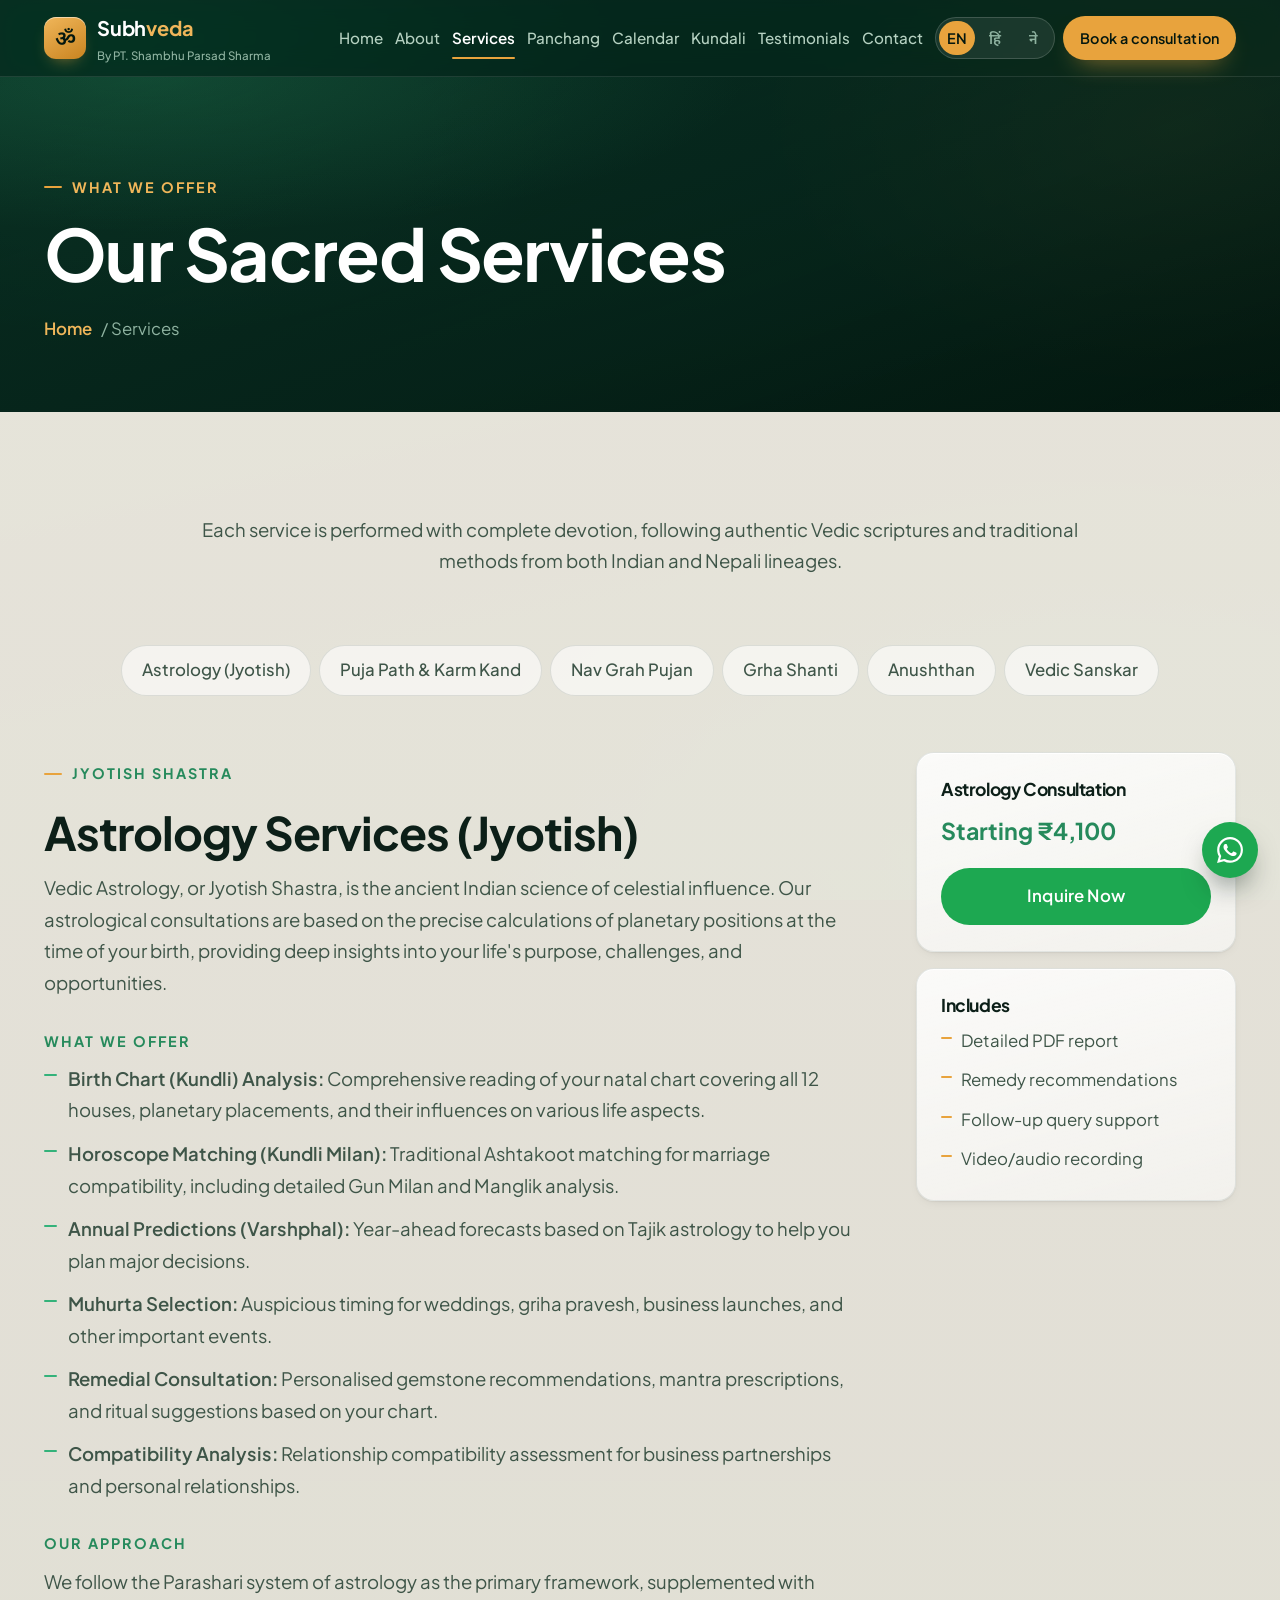
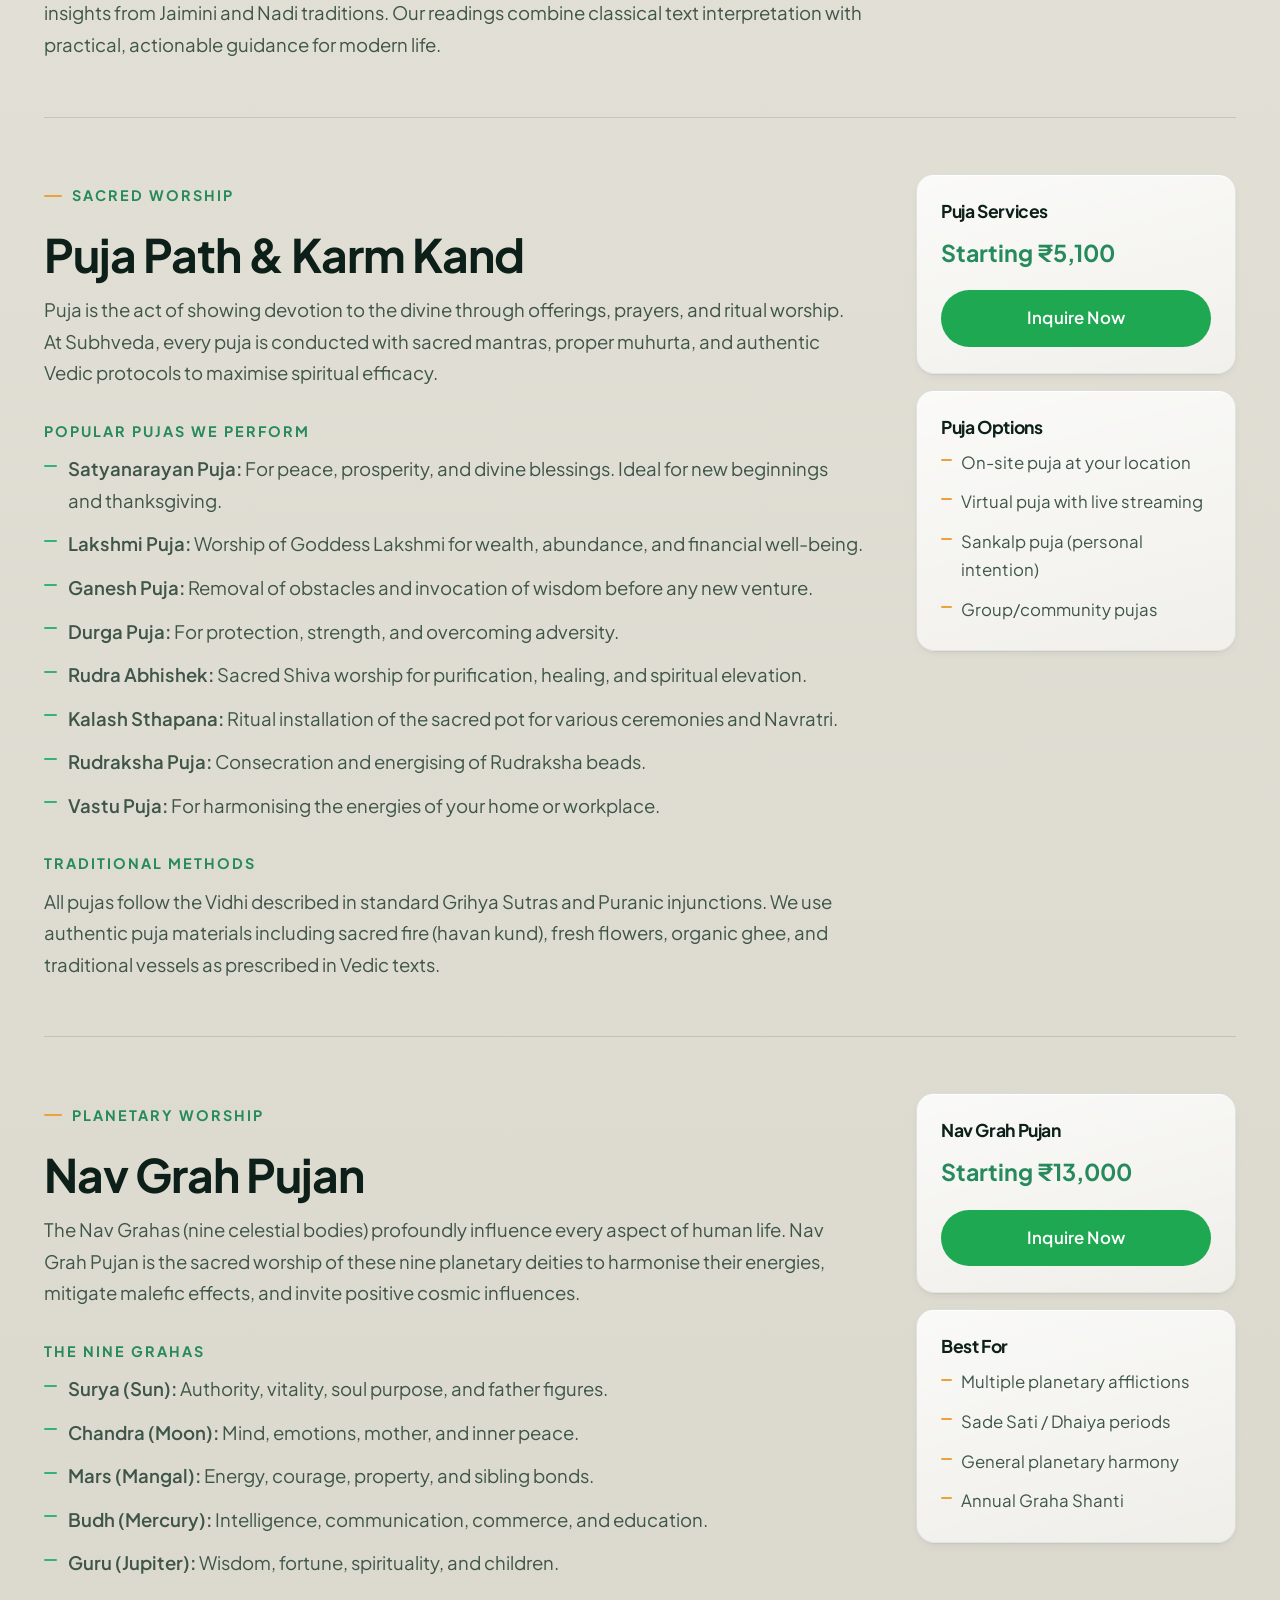
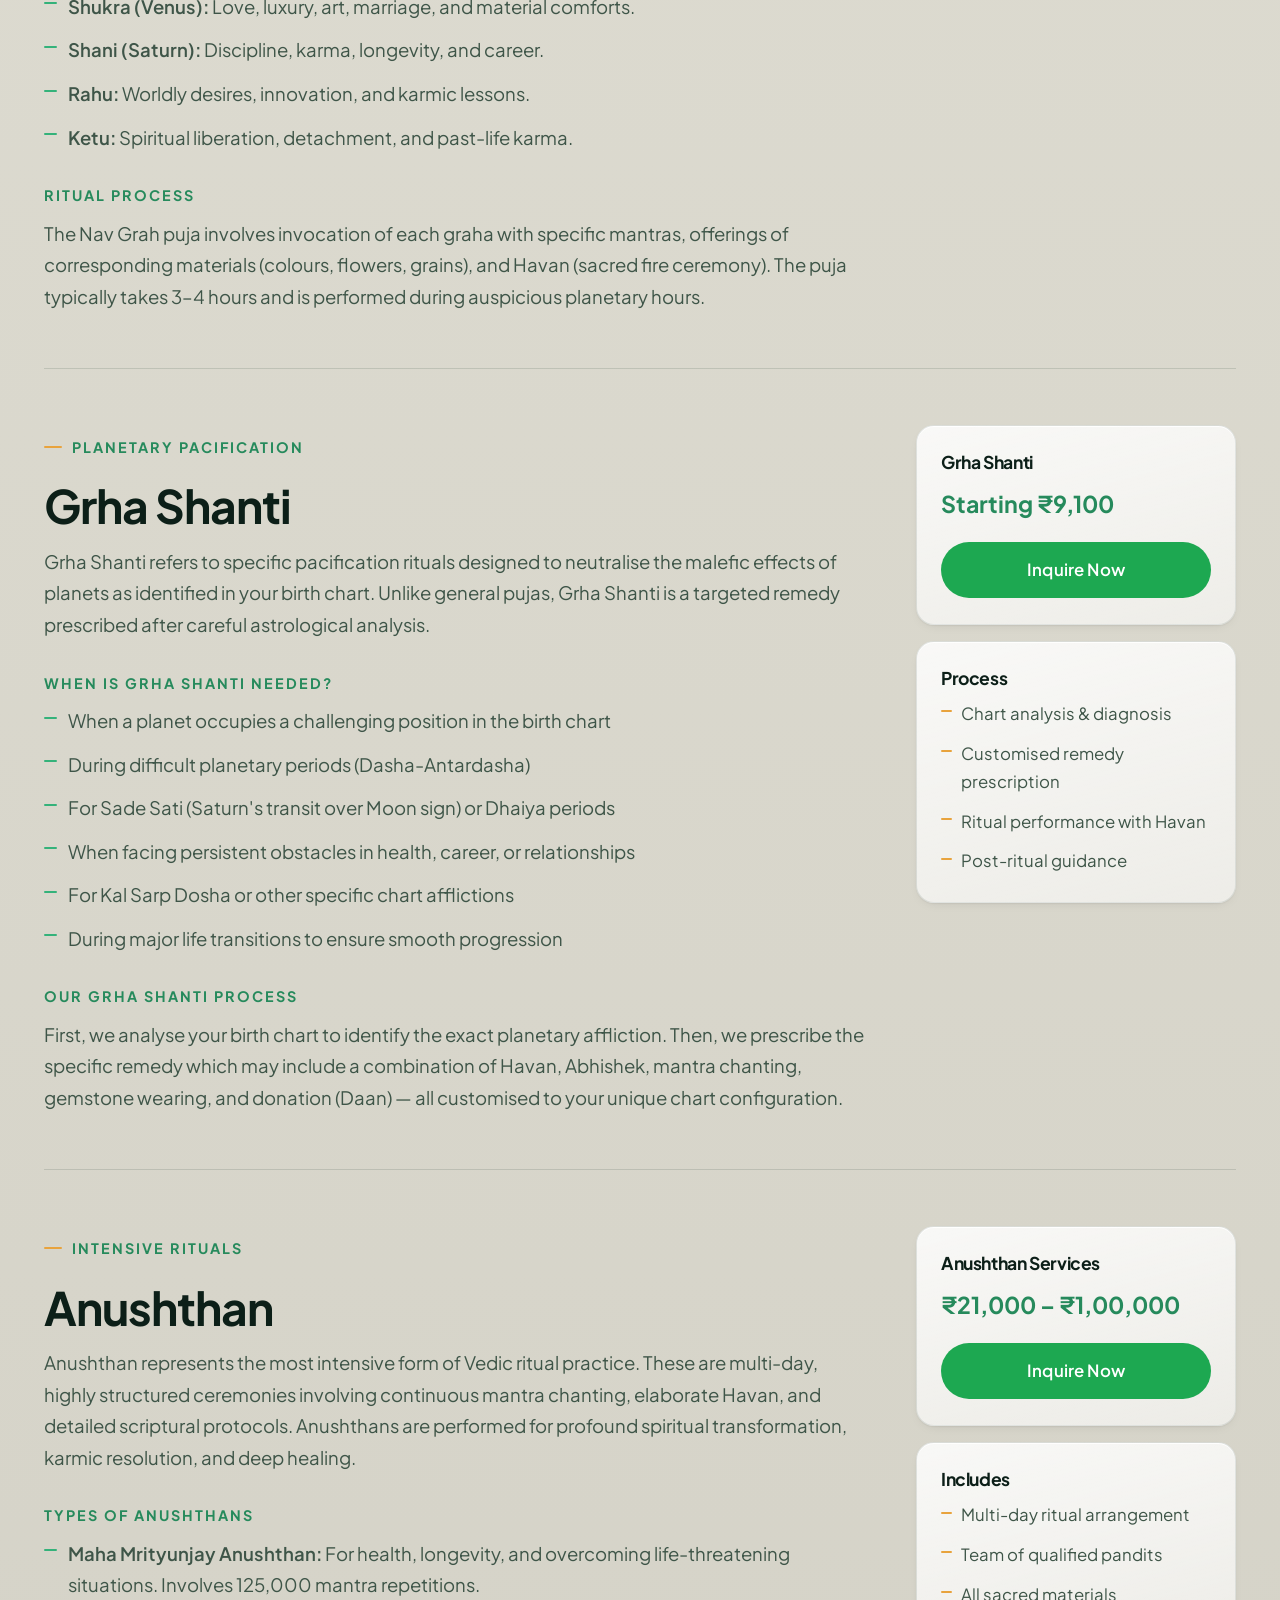
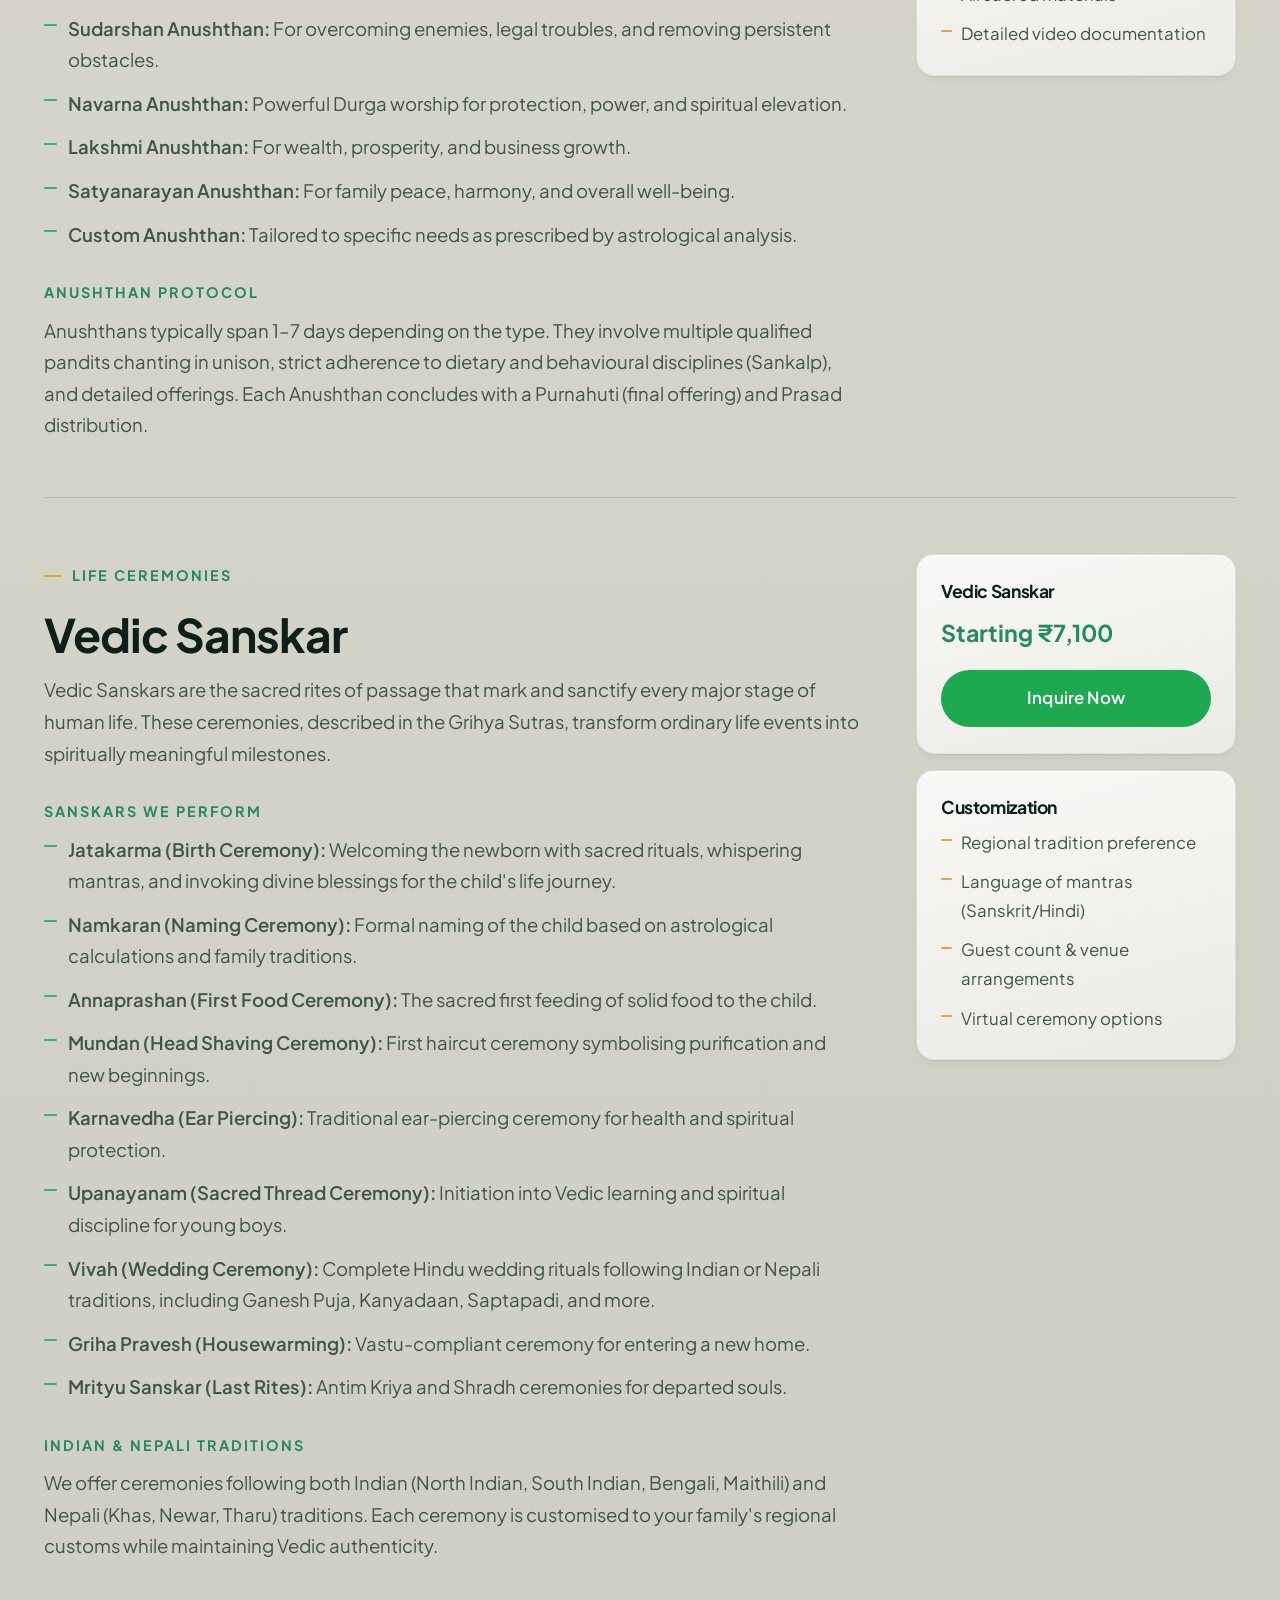
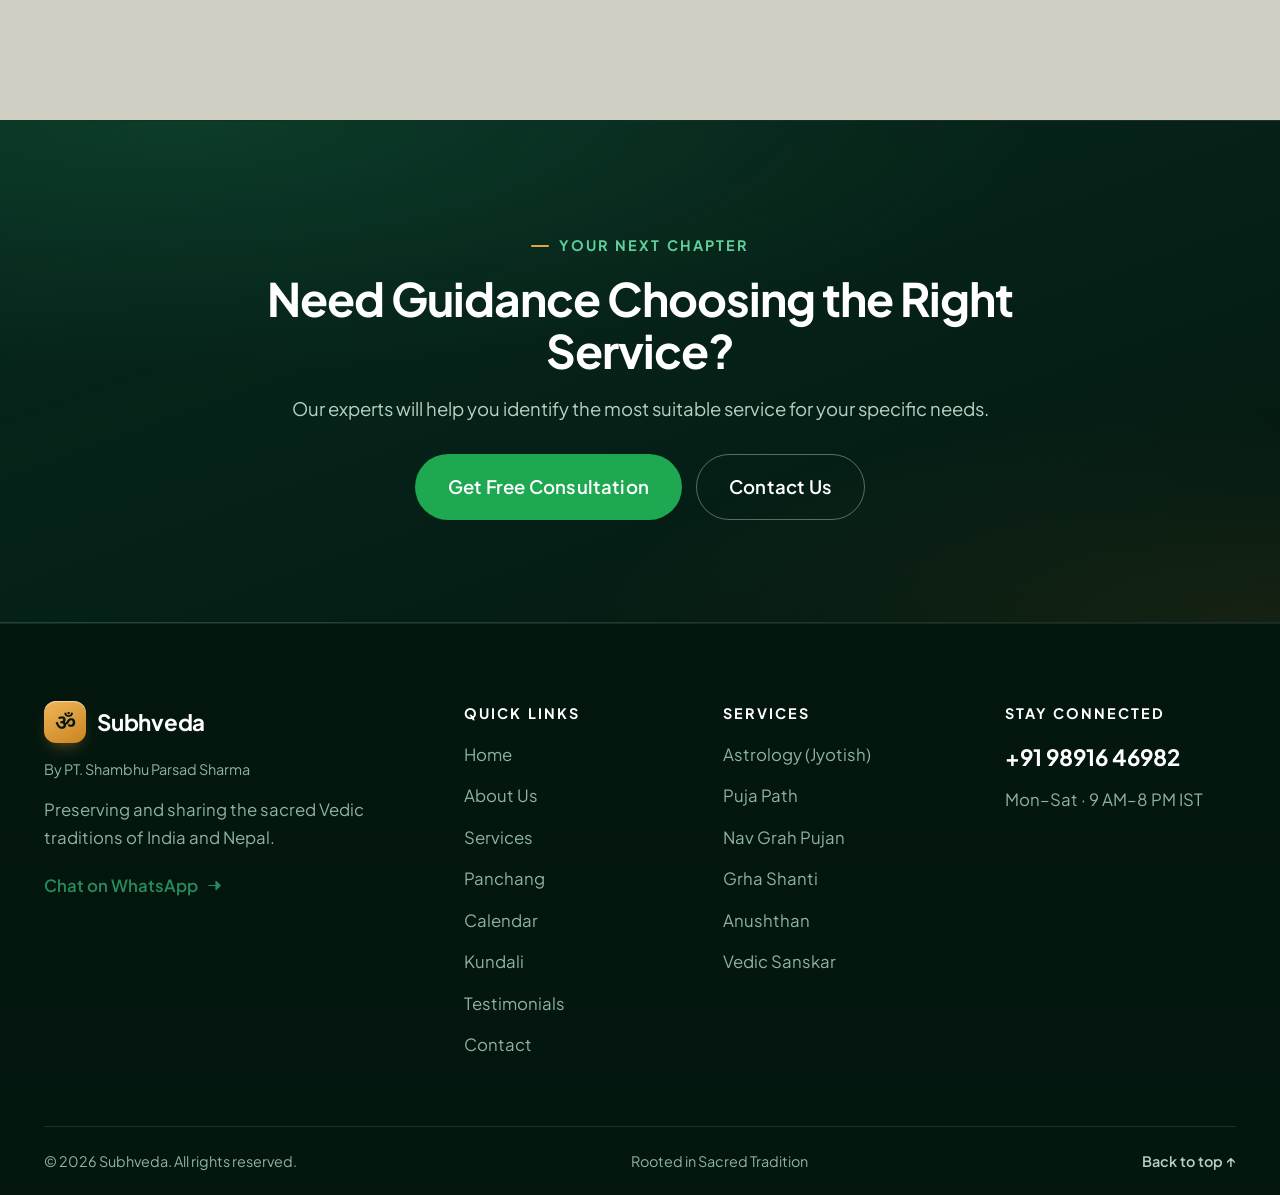
<file: services.html>
﻿<!DOCTYPE html>
<html lang="en">
<head>
  <meta charset="UTF-8">
  <meta name="viewport" content="width=device-width, initial-scale=1.0">
  <meta name="theme-color" content="#06251B">
  <title>Our Services | Subhveda</title>
  <meta name="description" content="Explore Subhveda's complete range of Vedic services — Astrology, Puja, Nav Grah, Grha Shanti, Anushthan, and Vedic Sanskar.">
  <link rel="canonical" href="https://www.shubhveda.com/services.html">
  <meta name="robots" content="index, follow">
  <meta property="og:type" content="website">
  <meta property="og:site_name" content="Subhveda">
  <meta property="og:title" content="Our Services | Subhveda">
  <meta property="og:description" content="Astrology, Puja, Nav Grah Pujan, Grha Shanti, Anushthan, and Vedic Sanskar — performed with authentic Vedic protocol.">
  <meta property="og:url" content="https://www.shubhveda.com/services.html">
  <meta property="og:image" content="https://www.shubhveda.com/images/rudra-poster.jpg">
  <meta name="twitter:card" content="summary_large_image">
  <link rel="preconnect" href="https://fonts.googleapis.com">
  <link rel="preconnect" href="https://fonts.gstatic.com" crossorigin>
  <link href="https://fonts.googleapis.com/css2?family=Plus+Jakarta+Sans:wght@400;500;600;700&family=Noto+Sans+Devanagari:wght@400;500;600;700&display=swap" rel="stylesheet">
  <link rel="icon" href="images/favicon.svg" type="image/svg+xml">
  <link rel="stylesheet" href="css/styles.css">
</head>
<body>
  <a class="skip-link" href="#main-content" data-i18n="skip_content">Skip to content</a>

  <header class="header">
    <div class="nav-container">
      <a href="index.html" class="logo" aria-label="Subhveda home">
        <div class="logo-icon" aria-hidden="true">ॐ</div>
        <div class="logo-text-group">
          <span class="logo-text">Subh<span class="logo-accent">veda</span></span>
          <span class="logo-subtitle">By PT. Shambhu Parsad Sharma</span>
        </div>
      </a>
      <nav class="nav-menu" id="main-navigation" aria-label="Main navigation">
        <a href="index.html" class="nav-link" data-i18n="nav_home">Home</a>
        <a href="about.html" class="nav-link" data-i18n="nav_about">About</a>
        <a href="services.html" class="nav-link active" aria-current="page" data-i18n="nav_services">Services</a>

        <a href="panchang.html" class="nav-link" data-i18n="nav_panchang">Panchang</a>
        <a href="calendar.html" class="nav-link" data-i18n="nav_calendar">Calendar</a>
        <a href="kundali.html" class="nav-link" data-i18n="nav_kundali">Kundali</a>
        <a href="testimonials.html" class="nav-link" data-i18n="nav_testimonials">Testimonials</a>
        <a href="contact.html" class="nav-link" data-i18n="nav_contact">Contact</a>
        <div class="nav-cta">
          <div class="lang-switcher" role="group" aria-label="Language">
            <button class="lang-btn active" data-lang="en" aria-label="English" aria-pressed="true">EN</button>
            <button class="lang-btn" data-lang="hi" aria-label="हिन्दी" aria-pressed="false">हिं</button>
            <button class="lang-btn" data-lang="ne" aria-label="नेपाली" aria-pressed="false">ने</button>
          </div>
          <a href="contact.html" class="btn btn-primary btn-sm" data-i18n="nav_book_now">Book a consultation</a>
        </div>
      </nav>
      <button class="hamburger" aria-label="Open menu" aria-expanded="false" aria-controls="main-navigation"><span></span><span></span><span></span></button>
    </div>
  </header>

  <main id="main-content">
    <section class="page-header">
      <div class="container">
        <span class="section-eyebrow" data-i18n="services_eyebrow">What We Offer</span>
        <h1 data-i18n="services_title">Our Sacred Services</h1>
        <p class="breadcrumb"><a href="index.html" data-i18n="nav_home">Home</a> / <span data-i18n="nav_services">Services</span></p>
      </div>
    </section>

    <section class="section-padding bg-primary">
      <div class="container">
        <div class="section-heading justify-center fade-in">
          <p class="section-desc text-center" data-i18n="services_overview_desc" style="margin-inline: auto;">Each service is performed with complete devotion, following authentic Vedic scriptures and traditional methods from both Indian and Nepali lineages.</p>
        </div>

        <nav class="service-jump-nav" aria-label="Choose a service">
          <a href="#astrology" data-i18n="home_astrology_title">Astrology</a>
          <a href="#puja" data-i18n="home_puja_title">Puja Path</a>
          <a href="#navgraha" data-i18n="home_navgraha_title">Nav Grah Pujan</a>
          <a href="#grha-shanti" data-i18n="home_grha_shanti_title">Grha Shanti</a>
          <a href="#anushthan" data-i18n="home_anushthan_title">Anushthan</a>
          <a href="#vedic-sanskar" data-i18n="home_vedic_sanskar_title">Vedic Sanskar</a>
        </nav>

        <div id="astrology" class="service-detail fade-in">
          <div class="service-detail-content">
            <span class="section-eyebrow" data-i18n="svc_astrology_eyebrow">Jyotish Shastra</span>
            <h2 data-i18n="svc_astro_title">Astrology Services (Jyotish)</h2>
            <p data-i18n="svc_astro_intro">Vedic Astrology, or Jyotish Shastra, is the ancient Indian science of celestial influence. Our astrological consultations are based on the precise calculations of planetary positions at the time of your birth, providing deep insights into your life's purpose, challenges, and opportunities.</p>
            <h3 data-i18n="svc_astro_offer_title">What We Offer</h3>
            <ul>
              <li><strong data-i18n="svc_astro_li1_t">Birth Chart (Kundli) Analysis:</strong> <span data-i18n="svc_astro_li1_d">Comprehensive reading of your natal chart covering all 12 houses, planetary placements, and their influences on various life aspects.</span></li>
              <li><strong data-i18n="svc_astro_li2_t">Horoscope Matching (Kundli Milan):</strong> <span data-i18n="svc_astro_li2_d">Traditional Ashtakoot matching for marriage compatibility, including detailed Gun Milan and Manglik analysis.</span></li>
              <li><strong data-i18n="svc_astro_li3_t">Annual Predictions (Varshphal):</strong> <span data-i18n="svc_astro_li3_d">Year-ahead forecasts based on Tajik astrology to help you plan major decisions.</span></li>
              <li><strong data-i18n="svc_astro_li4_t">Muhurta Selection:</strong> <span data-i18n="svc_astro_li4_d">Auspicious timing for weddings, griha pravesh, business launches, and other important events.</span></li>
              <li><strong data-i18n="svc_astro_li5_t">Remedial Consultation:</strong> <span data-i18n="svc_astro_li5_d">Personalised gemstone recommendations, mantra prescriptions, and ritual suggestions based on your chart.</span></li>
              <li><strong data-i18n="svc_astro_li6_t">Compatibility Analysis:</strong> <span data-i18n="svc_astro_li6_d">Relationship compatibility assessment for business partnerships and personal relationships.</span></li>
            </ul>
            <h3 data-i18n="svc_astro_approach_title">Our Approach</h3>
            <p data-i18n="svc_astro_approach_text">We follow the Parashari system of astrology as the primary framework, supplemented with insights from Jaimini and Nadi traditions. Our readings combine classical text interpretation with practical, actionable guidance for modern life.</p>
          </div>
          <div class="service-sidebar">
            <div class="sidebar-card"><h4 data-i18n="svc_astrology_sidebar_title">Astrology Consultation</h4><p class="price-tag" data-i18n="pricing_astrology_price">Starting ₹4,100</p><a href="https://api.whatsapp.com/send?phone=919891646982&amp;text=Namaste!%20I%20would%20like%20to%20book%20an%20Astrology%20(Jyotish)%20consultation%20at%20Shubh%20Veda." class="btn btn-whatsapp btn-block" target="_blank" rel="noopener" data-i18n="svc_inquire_now">Inquire Now</a></div>
            <div class="sidebar-card"><h4 data-i18n="svc_includes">Includes</h4><ul><li data-i18n="svc_astro_inc_1">Detailed PDF report</li><li data-i18n="svc_astro_inc_2">Remedy recommendations</li><li data-i18n="svc_astro_inc_3">Follow-up query support</li><li data-i18n="svc_astro_inc_4">Video/audio recording</li></ul></div>
          </div>
        </div>

        <div id="puja" class="service-detail fade-in">
          <div class="service-detail-content">
            <span class="section-eyebrow" data-i18n="svc_puja_eyebrow">Sacred Worship</span>
            <h2 data-i18n="svc_puja_title">Puja Path &amp; Karm Kand</h2>
            <p data-i18n="svc_puja_intro">Puja is the act of showing devotion to the divine through offerings, prayers, and ritual worship. At Subhveda, every puja is conducted with sacred mantras, proper muhurta, and authentic Vedic protocols to maximise spiritual efficacy.</p>
            <h3 data-i18n="svc_puja_popular_title">Popular Pujas We Perform</h3>
            <ul>
              <li><strong data-i18n="svc_puja_li1_t">Satyanarayan Puja:</strong> <span data-i18n="svc_puja_li1_d">For peace, prosperity, and divine blessings. Ideal for new beginnings and thanksgiving.</span></li>
              <li><strong data-i18n="svc_puja_li2_t">Lakshmi Puja:</strong> <span data-i18n="svc_puja_li2_d">Worship of Goddess Lakshmi for wealth, abundance, and financial well-being.</span></li>
              <li><strong data-i18n="svc_puja_li3_t">Ganesh Puja:</strong> <span data-i18n="svc_puja_li3_d">Removal of obstacles and invocation of wisdom before any new venture.</span></li>
              <li><strong data-i18n="svc_puja_li4_t">Durga Puja:</strong> <span data-i18n="svc_puja_li4_d">For protection, strength, and overcoming adversity.</span></li>
              <li><strong data-i18n="svc_puja_li5_t">Rudra Abhishek:</strong> <span data-i18n="svc_puja_li5_d">Sacred Shiva worship for purification, healing, and spiritual elevation.</span></li>
              <li><strong data-i18n="svc_puja_li6_t">Kalash Sthapana:</strong> <span data-i18n="svc_puja_li6_d">Ritual installation of the sacred pot for various ceremonies and Navratri.</span></li>
              <li><strong data-i18n="svc_puja_li7_t">Rudraksha Puja:</strong> <span data-i18n="svc_puja_li7_d">Consecration and energising of Rudraksha beads.</span></li>
              <li><strong data-i18n="svc_puja_li8_t">Vastu Puja:</strong> <span data-i18n="svc_puja_li8_d">For harmonising the energies of your home or workplace.</span></li>
            </ul>
            <h3 data-i18n="svc_puja_methods_title">Traditional Methods</h3>
            <p data-i18n="svc_puja_methods_text">All pujas follow the Vidhi described in standard Grihya Sutras and Puranic injunctions. We use authentic puja materials including sacred fire (havan kund), fresh flowers, organic ghee, and traditional vessels as prescribed in Vedic texts.</p>
          </div>
          <div class="service-sidebar">
            <div class="sidebar-card"><h4 data-i18n="svc_puja_sidebar_title">Puja Services</h4><p class="price-tag" data-i18n="pricing_puja_price">Starting ₹5,100</p><a href="https://api.whatsapp.com/send?phone=919891646982&amp;text=Namaste!%20I%20am%20interested%20in%20Puja%20Path%20services%20at%20Shubh%20Veda.%20Please%20share%20details." class="btn btn-whatsapp btn-block" target="_blank" rel="noopener" data-i18n="svc_inquire_now">Inquire Now</a></div>
            <div class="sidebar-card"><h4 data-i18n="svc_puja_options">Puja Options</h4><ul><li data-i18n="svc_puja_opt_1">On-site puja at your location</li><li data-i18n="svc_puja_opt_2">Virtual puja with live streaming</li><li data-i18n="svc_puja_opt_3">Sankalp puja (personal intention)</li><li data-i18n="svc_puja_opt_4">Group/community pujas</li></ul></div>
          </div>
        </div>

        <div id="navgraha" class="service-detail fade-in">
          <div class="service-detail-content">
            <span class="section-eyebrow" data-i18n="svc_navgraha_eyebrow">Planetary Worship</span>
            <h2 data-i18n="svc_navgraha_sidebar_title">Nav Grah Pujan</h2>
            <p data-i18n="svc_navgraha_intro">The Nav Grahas (nine celestial bodies) profoundly influence every aspect of human life. Nav Grah Pujan is the sacred worship of these nine planetary deities to harmonise their energies, mitigate malefic effects, and invite positive cosmic influences.</p>
            <h3 data-i18n="svc_navgraha_nine_title">The Nine Grahas</h3>
            <ul>
              <li><strong data-i18n="svc_navgraha_li1_t">Surya (Sun):</strong> <span data-i18n="svc_navgraha_li1_d">Authority, vitality, soul purpose, and father figures.</span></li>
              <li><strong data-i18n="svc_navgraha_li2_t">Chandra (Moon):</strong> <span data-i18n="svc_navgraha_li2_d">Mind, emotions, mother, and inner peace.</span></li>
              <li><strong data-i18n="svc_navgraha_li3_t">Mars (Mangal):</strong> <span data-i18n="svc_navgraha_li3_d">Energy, courage, property, and sibling bonds.</span></li>
              <li><strong data-i18n="svc_navgraha_li4_t">Budh (Mercury):</strong> <span data-i18n="svc_navgraha_li4_d">Intelligence, communication, commerce, and education.</span></li>
              <li><strong data-i18n="svc_navgraha_li5_t">Guru (Jupiter):</strong> <span data-i18n="svc_navgraha_li5_d">Wisdom, fortune, spirituality, and children.</span></li>
              <li><strong data-i18n="svc_navgraha_li6_t">Shukra (Venus):</strong> <span data-i18n="svc_navgraha_li6_d">Love, luxury, art, marriage, and material comforts.</span></li>
              <li><strong data-i18n="svc_navgraha_li7_t">Shani (Saturn):</strong> <span data-i18n="svc_navgraha_li7_d">Discipline, karma, longevity, and career.</span></li>
              <li><strong data-i18n="svc_navgraha_li8_t">Rahu:</strong> <span data-i18n="svc_navgraha_li8_d">Worldly desires, innovation, and karmic lessons.</span></li>
              <li><strong data-i18n="svc_navgraha_li9_t">Ketu:</strong> <span data-i18n="svc_navgraha_li9_d">Spiritual liberation, detachment, and past-life karma.</span></li>
            </ul>
            <h3 data-i18n="svc_navgraha_proc_title">Ritual Process</h3>
            <p data-i18n="svc_navgraha_proc_text">The Nav Grah puja involves invocation of each graha with specific mantras, offerings of corresponding materials (colours, flowers, grains), and Havan (sacred fire ceremony). The puja typically takes 3–4 hours and is performed during auspicious planetary hours.</p>
          </div>
          <div class="service-sidebar">
            <div class="sidebar-card"><h4 data-i18n="svc_navgraha_sidebar_title">Nav Grah Pujan</h4><p class="price-tag" data-i18n="pricing_navgraha_price">Starting ₹13,000</p><a href="https://api.whatsapp.com/send?phone=919891646982&amp;text=Namaste!%20I%20would%20like%20to%20book%20Nav%20Grah%20Pujan%20at%20Shubh%20Veda." class="btn btn-whatsapp btn-block" target="_blank" rel="noopener" data-i18n="svc_inquire_now">Inquire Now</a></div>
            <div class="sidebar-card"><h4 data-i18n="svc_best_for">Best For</h4><ul><li data-i18n="svc_navgraha_best_1">Multiple planetary afflictions</li><li data-i18n="svc_navgraha_best_2">Sade Sati / Dhaiya periods</li><li data-i18n="svc_navgraha_best_3">General planetary harmony</li><li data-i18n="svc_navgraha_best_4">Annual Graha Shanti</li></ul></div>
          </div>
        </div>

        <div id="grha-shanti" class="service-detail fade-in">
          <div class="service-detail-content">
            <span class="section-eyebrow" data-i18n="svc_grha_shanti_eyebrow">Planetary Pacification</span>
            <h2 data-i18n="svc_grha_shanti_sidebar_title">Grha Shanti</h2>
            <p data-i18n="svc_grha_intro">Grha Shanti refers to specific pacification rituals designed to neutralise the malefic effects of planets as identified in your birth chart. Unlike general pujas, Grha Shanti is a targeted remedy prescribed after careful astrological analysis.</p>
            <h3 data-i18n="svc_grha_when_title">When Is Grha Shanti Needed?</h3>
            <ul>
              <li data-i18n="svc_grha_li1">When a planet occupies a challenging position in the birth chart</li>
              <li data-i18n="svc_grha_li2">During difficult planetary periods (Dasha-Antardasha)</li>
              <li data-i18n="svc_grha_li3">For Sade Sati (Saturn's transit over Moon sign) or Dhaiya periods</li>
              <li data-i18n="svc_grha_li4">When facing persistent obstacles in health, career, or relationships</li>
              <li data-i18n="svc_grha_li5">For Kal Sarp Dosha or other specific chart afflictions</li>
              <li data-i18n="svc_grha_li6">During major life transitions to ensure smooth progression</li>
            </ul>
            <h3 data-i18n="svc_grha_proc_title">Our Grha Shanti Process</h3>
            <p data-i18n="svc_grha_proc_text">First, we analyse your birth chart to identify the exact planetary affliction. Then, we prescribe the specific remedy which may include a combination of Havan, Abhishek, mantra chanting, gemstone wearing, and donation (Daan) — all customised to your unique chart configuration.</p>
          </div>
          <div class="service-sidebar">
            <div class="sidebar-card"><h4 data-i18n="svc_grha_shanti_sidebar_title">Grha Shanti</h4><p class="price-tag" data-i18n="pricing_grha_shanti_price">Starting ₹9,100</p><a href="https://api.whatsapp.com/send?phone=919891646982&amp;text=Namaste!%20I%20need%20Grha%20Shanti%20consultation%20at%20Shubh%20Veda.%20Please%20guide%20me." class="btn btn-whatsapp btn-block" target="_blank" rel="noopener" data-i18n="svc_inquire_now">Inquire Now</a></div>
            <div class="sidebar-card"><h4 data-i18n="svc_process">Process</h4><ul><li data-i18n="svc_grha_step_1">Chart analysis &amp; diagnosis</li><li data-i18n="svc_grha_step_2">Customised remedy prescription</li><li data-i18n="svc_grha_step_3">Ritual performance with Havan</li><li data-i18n="svc_grha_step_4">Post-ritual guidance</li></ul></div>
          </div>
        </div>

        <div id="anushthan" class="service-detail fade-in">
          <div class="service-detail-content">
            <span class="section-eyebrow" data-i18n="svc_anushthan_eyebrow">Intensive Rituals</span>
            <h2 data-i18n="svc_anushthan_title">Anushthan</h2>
            <p data-i18n="svc_anushthan_intro">Anushthan represents the most intensive form of Vedic ritual practice. These are multi-day, highly structured ceremonies involving continuous mantra chanting, elaborate Havan, and detailed scriptural protocols. Anushthans are performed for profound spiritual transformation, karmic resolution, and deep healing.</p>
            <h3 data-i18n="svc_anushthan_types_title">Types of Anushthans</h3>
            <ul>
              <li><strong data-i18n="svc_anushthan_li1_t">Maha Mrityunjay Anushthan:</strong> <span data-i18n="svc_anushthan_li1_d">For health, longevity, and overcoming life-threatening situations. Involves 125,000 mantra repetitions.</span></li>
              <li><strong data-i18n="svc_anushthan_li2_t">Sudarshan Anushthan:</strong> <span data-i18n="svc_anushthan_li2_d">For overcoming enemies, legal troubles, and removing persistent obstacles.</span></li>
              <li><strong data-i18n="svc_anushthan_li3_t">Navarna Anushthan:</strong> <span data-i18n="svc_anushthan_li3_d">Powerful Durga worship for protection, power, and spiritual elevation.</span></li>
              <li><strong data-i18n="svc_anushthan_li4_t">Lakshmi Anushthan:</strong> <span data-i18n="svc_anushthan_li4_d">For wealth, prosperity, and business growth.</span></li>
              <li><strong data-i18n="svc_anushthan_li5_t">Satyanarayan Anushthan:</strong> <span data-i18n="svc_anushthan_li5_d">For family peace, harmony, and overall well-being.</span></li>
              <li><strong data-i18n="svc_anushthan_li6_t">Custom Anushthan:</strong> <span data-i18n="svc_anushthan_li6_d">Tailored to specific needs as prescribed by astrological analysis.</span></li>
            </ul>
            <h3 data-i18n="svc_anushthan_proto_title">Anushthan Protocol</h3>
            <p data-i18n="svc_anushthan_proto_text">Anushthans typically span 1–7 days depending on the type. They involve multiple qualified pandits chanting in unison, strict adherence to dietary and behavioural disciplines (Sankalp), and detailed offerings. Each Anushthan concludes with a Purnahuti (final offering) and Prasad distribution.</p>
          </div>
          <div class="service-sidebar">
            <div class="sidebar-card"><h4 data-i18n="svc_anushthan_sidebar_title">Anushthan Services</h4><p class="price-tag" data-i18n="anushthan_price_short">₹21,000 – ₹1,00,000</p><a href="https://api.whatsapp.com/send?phone=919891646982&amp;text=Namaste!%20I%20am%20interested%20in%20Anushthan%20services%20at%20Shubh%20Veda.%20Please%20share%20details." class="btn btn-whatsapp btn-block" target="_blank" rel="noopener" data-i18n="svc_inquire_now">Inquire Now</a></div>
            <div class="sidebar-card"><h4 data-i18n="svc_includes">Includes</h4><ul><li data-i18n="svc_anushthan_inc_1">Multi-day ritual arrangement</li><li data-i18n="svc_anushthan_inc_2">Team of qualified pandits</li><li data-i18n="svc_anushthan_inc_3">All sacred materials</li><li data-i18n="svc_anushthan_inc_4">Detailed video documentation</li></ul></div>
          </div>
        </div>

        <div id="vedic-sanskar" class="service-detail fade-in">
          <div class="service-detail-content">
            <span class="section-eyebrow" data-i18n="svc_vedic_sanskar_eyebrow">Life Ceremonies</span>
            <h2 data-i18n="svc_vedic_sanskar_sidebar_title">Vedic Sanskar</h2>
            <p data-i18n="svc_sanskar_intro">Vedic Sanskars are the sacred rites of passage that mark and sanctify every major stage of human life. These ceremonies, described in the Grihya Sutras, transform ordinary life events into spiritually meaningful milestones.</p>
            <h3 data-i18n="svc_sanskar_types_title">Sanskars We Perform</h3>
            <ul>
              <li><strong data-i18n="svc_sanskar_li1_t">Jatakarma (Birth Ceremony):</strong> <span data-i18n="svc_sanskar_li1_d">Welcoming the newborn with sacred rituals, whispering mantras, and invoking divine blessings for the child's life journey.</span></li>
              <li><strong data-i18n="svc_sanskar_li2_t">Namkaran (Naming Ceremony):</strong> <span data-i18n="svc_sanskar_li2_d">Formal naming of the child based on astrological calculations and family traditions.</span></li>
              <li><strong data-i18n="svc_sanskar_li3_t">Annaprashan (First Food Ceremony):</strong> <span data-i18n="svc_sanskar_li3_d">The sacred first feeding of solid food to the child.</span></li>
              <li><strong data-i18n="svc_sanskar_li4_t">Mundan (Head Shaving Ceremony):</strong> <span data-i18n="svc_sanskar_li4_d">First haircut ceremony symbolising purification and new beginnings.</span></li>
              <li><strong data-i18n="svc_sanskar_li5_t">Karnavedha (Ear Piercing):</strong> <span data-i18n="svc_sanskar_li5_d">Traditional ear-piercing ceremony for health and spiritual protection.</span></li>
              <li><strong data-i18n="svc_sanskar_li6_t">Upanayanam (Sacred Thread Ceremony):</strong> <span data-i18n="svc_sanskar_li6_d">Initiation into Vedic learning and spiritual discipline for young boys.</span></li>
              <li><strong data-i18n="svc_sanskar_li7_t">Vivah (Wedding Ceremony):</strong> <span data-i18n="svc_sanskar_li7_d">Complete Hindu wedding rituals following Indian or Nepali traditions, including Ganesh Puja, Kanyadaan, Saptapadi, and more.</span></li>
              <li><strong data-i18n="svc_sanskar_li8_t">Griha Pravesh (Housewarming):</strong> <span data-i18n="svc_sanskar_li8_d">Vastu-compliant ceremony for entering a new home.</span></li>
              <li><strong data-i18n="svc_sanskar_li9_t">Mrityu Sanskar (Last Rites):</strong> <span data-i18n="svc_sanskar_li9_d">Antim Kriya and Shradh ceremonies for departed souls.</span></li>
            </ul>
            <h3 data-i18n="svc_sanskar_trad_title">Indian &amp; Nepali Traditions</h3>
            <p data-i18n="svc_sanskar_trad_text">We offer ceremonies following both Indian (North Indian, South Indian, Bengali, Maithili) and Nepali (Khas, Newar, Tharu) traditions. Each ceremony is customised to your family's regional customs while maintaining Vedic authenticity.</p>
          </div>
          <div class="service-sidebar">
            <div class="sidebar-card"><h4 data-i18n="svc_vedic_sanskar_sidebar_title">Vedic Sanskar</h4><p class="price-tag" data-i18n="pricing_vedic_sanskar_price">Starting ₹7,100</p><a href="https://api.whatsapp.com/send?phone=919891646982&amp;text=Namaste!%20I%20would%20like%20to%20book%20a%20Vedic%20Sanskar%20ceremony%20at%20Shubh%20Veda." class="btn btn-whatsapp btn-block" target="_blank" rel="noopener" data-i18n="svc_inquire_now">Inquire Now</a></div>
            <div class="sidebar-card"><h4 data-i18n="svc_customization">Customization</h4><ul><li data-i18n="svc_sanskar_cust_1">Regional tradition preference</li><li data-i18n="svc_sanskar_cust_2">Language of mantras (Sanskrit/Hindi)</li><li data-i18n="svc_sanskar_cust_3">Guest count &amp; venue arrangements</li><li data-i18n="svc_sanskar_cust_4">Virtual ceremony options</li></ul></div>
          </div>
        </div>
      </div>
    </section>

    <section class="cta-banner is-dark">
      <div class="container">
        <div class="cta-panel">
          <span class="section-eyebrow" data-i18n="cta_kicker">Your next chapter</span>
          <h2 data-i18n="svc_cta_title">Need Guidance Choosing the Right Service?</h2>
          <p data-i18n="svc_cta_desc">Our experts will help you identify the most suitable service for your specific needs.</p>
          <div class="cta-buttons">
            <a href="https://api.whatsapp.com/send?phone=919891646982&amp;text=Namaste!%20I%20need%20guidance%20on%20which%20service%20is%20right%20for%20me." class="btn btn-whatsapp btn-lg" target="_blank" rel="noopener" data-i18n="svc_cta_consult">Get Free Consultation</a>
            <a href="contact.html" class="btn btn-outline-light btn-lg" data-i18n="cta_contact">Contact Us</a>
          </div>
        </div>
      </div>
    </section>
  </main>

  <footer class="footer">
    <div class="container">
      <div class="footer-grid">
        <div class="footer-brand"><a href="index.html" class="logo"><span class="logo-icon" aria-hidden="true">ॐ</span><span class="logo-text">Subhveda</span></a><small>By PT. Shambhu Parsad Sharma</small><p data-i18n="footer_brand_desc">Preserving and sharing the sacred Vedic traditions of India and Nepal.</p><a class="text-link" href="https://api.whatsapp.com/send?phone=919891646982" target="_blank" rel="noopener"><span data-i18n="hero_whatsapp">Chat on WhatsApp</span><span data-icon="arrow-right"></span></a></div>
        <div class="footer-col"><h4 data-i18n="footer_quick_links">Quick Links</h4><ul><li><a href="index.html" data-i18n="footer_home">Home</a></li><li><a href="about.html" data-i18n="footer_about">About Us</a></li><li><a href="services.html" data-i18n="footer_services">Services</a></li><li><a href="panchang.html" data-i18n="nav_panchang">Panchang</a></li><li><a href="calendar.html" data-i18n="nav_calendar">Calendar</a></li><li><a href="kundali.html" data-i18n="nav_kundali">Kundali</a></li><li><a href="testimonials.html" data-i18n="footer_testimonials">Testimonials</a></li><li><a href="contact.html" data-i18n="footer_contact">Contact</a></li></ul></div>
        <div class="footer-col"><h4 data-i18n="footer_services_title">Services</h4><ul><li><a href="services.html#astrology" data-i18n="footer_svc_astrology">Astrology (Jyotish)</a></li><li><a href="services.html#puja" data-i18n="footer_svc_puja">Puja Path</a></li><li><a href="services.html#navgraha" data-i18n="footer_svc_navgraha">Nav Grah Pujan</a></li><li><a href="services.html#grha-shanti" data-i18n="footer_svc_grha_shanti">Grha Shanti</a></li><li><a href="services.html#anushthan" data-i18n="footer_svc_anushthan">Anushthan</a></li><li><a href="services.html#vedic-sanskar" data-i18n="footer_svc_vedic_sanskar">Vedic Sanskar</a></li></ul></div>
        <div class="footer-col"><h4 data-i18n="footer_stay_connected">Stay Connected</h4><a class="footer-phone" href="tel:+919891646982">+91 98916 46982</a><p class="footer-hours" data-i18n="footer_hours">Mon–Sat · 9 AM–8 PM IST</p></div>
      </div>
      <div class="footer-bottom"><p data-i18n="footer_copyright">© 2026 Subhveda. All rights reserved.</p><span data-i18n="footer_rooted">Rooted in Sacred Tradition</span><a href="#main-content" class="footer-top" data-i18n="back_top">Back to top ↑</a></div>
    </div>
  </footer>
  <a href="https://api.whatsapp.com/send?phone=919891646982&amp;text=Namaste!" class="whatsapp-float" target="_blank" rel="noopener" aria-label="Chat on WhatsApp"><span data-icon="whatsapp"></span></a>
  <button class="back-to-top" aria-label="Back to top"><span data-icon="chevron-down"></span></button>
  <nav class="action-bar" aria-label="Quick actions">
    <a href="tel:+919891646982" class="action-bar-btn action-bar-call"><span data-icon="phone"></span><span data-i18n="action_call">Call Now</span></a>
    <a href="https://api.whatsapp.com/send?phone=919891646982&amp;text=Namaste!%20I%20would%20like%20to%20book%20a%20service%20at%20Shubh%20Veda." class="action-bar-btn action-bar-wa" target="_blank" rel="noopener"><span data-icon="whatsapp"></span><span data-i18n="action_book">Book on WhatsApp</span></a>
  </nav>

  <script src="js/translations.js"></script>
  <script src="js/icons.js"></script>
  <script src="js/i18n.js"></script>
  <script defer src="js/main.js"></script>
</body>
</html>
</file>
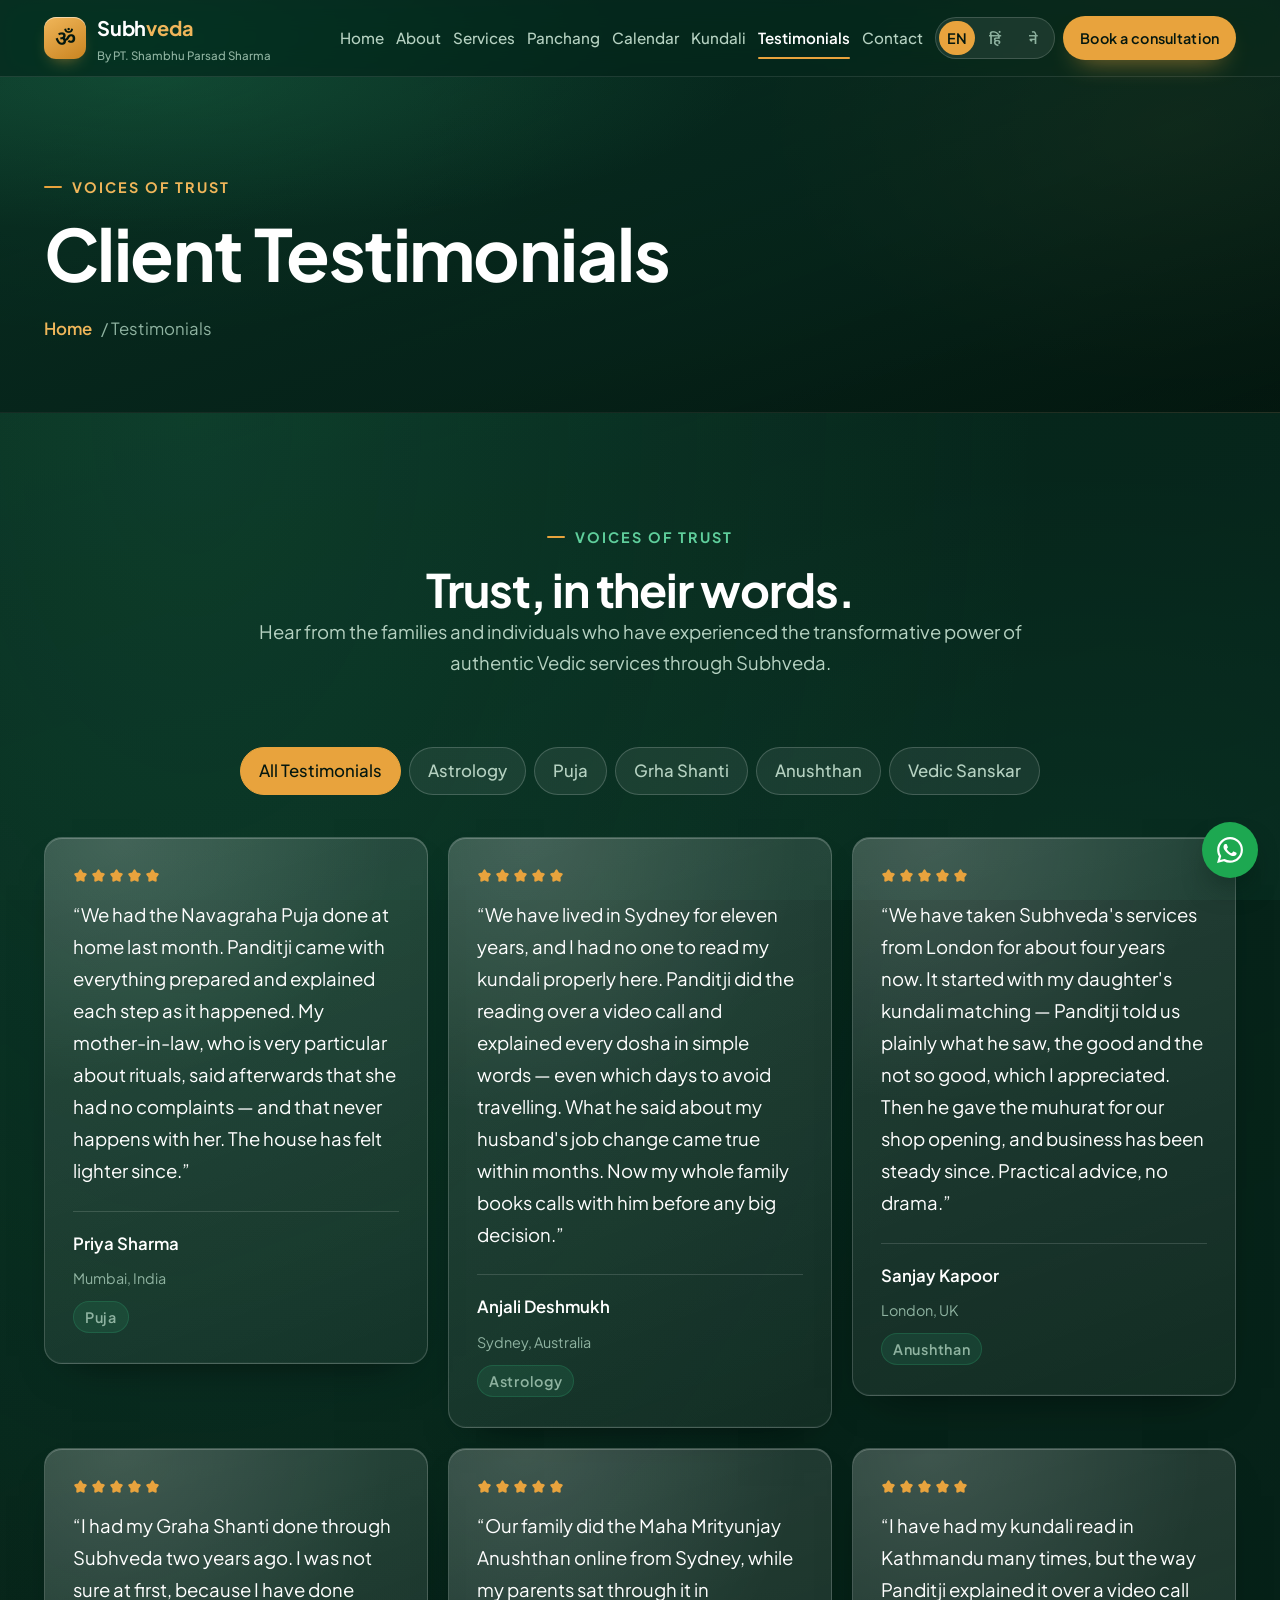
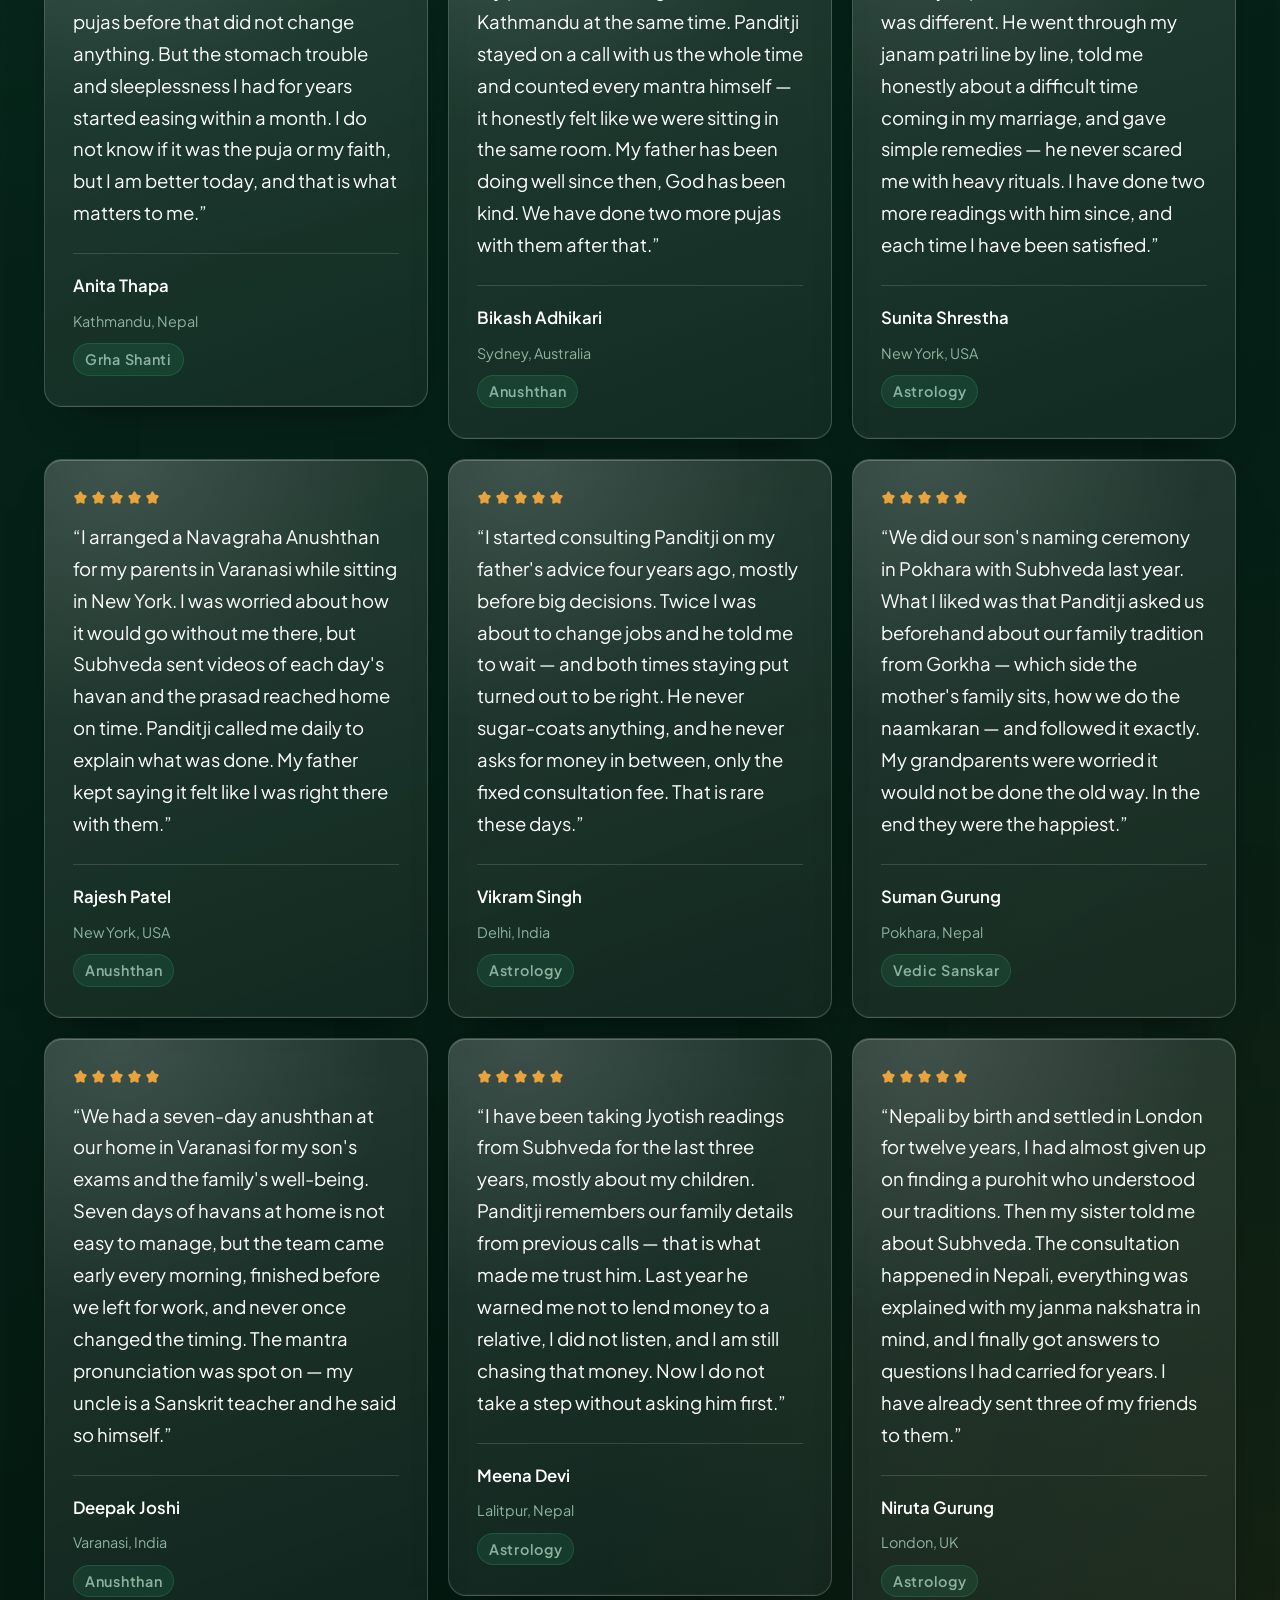
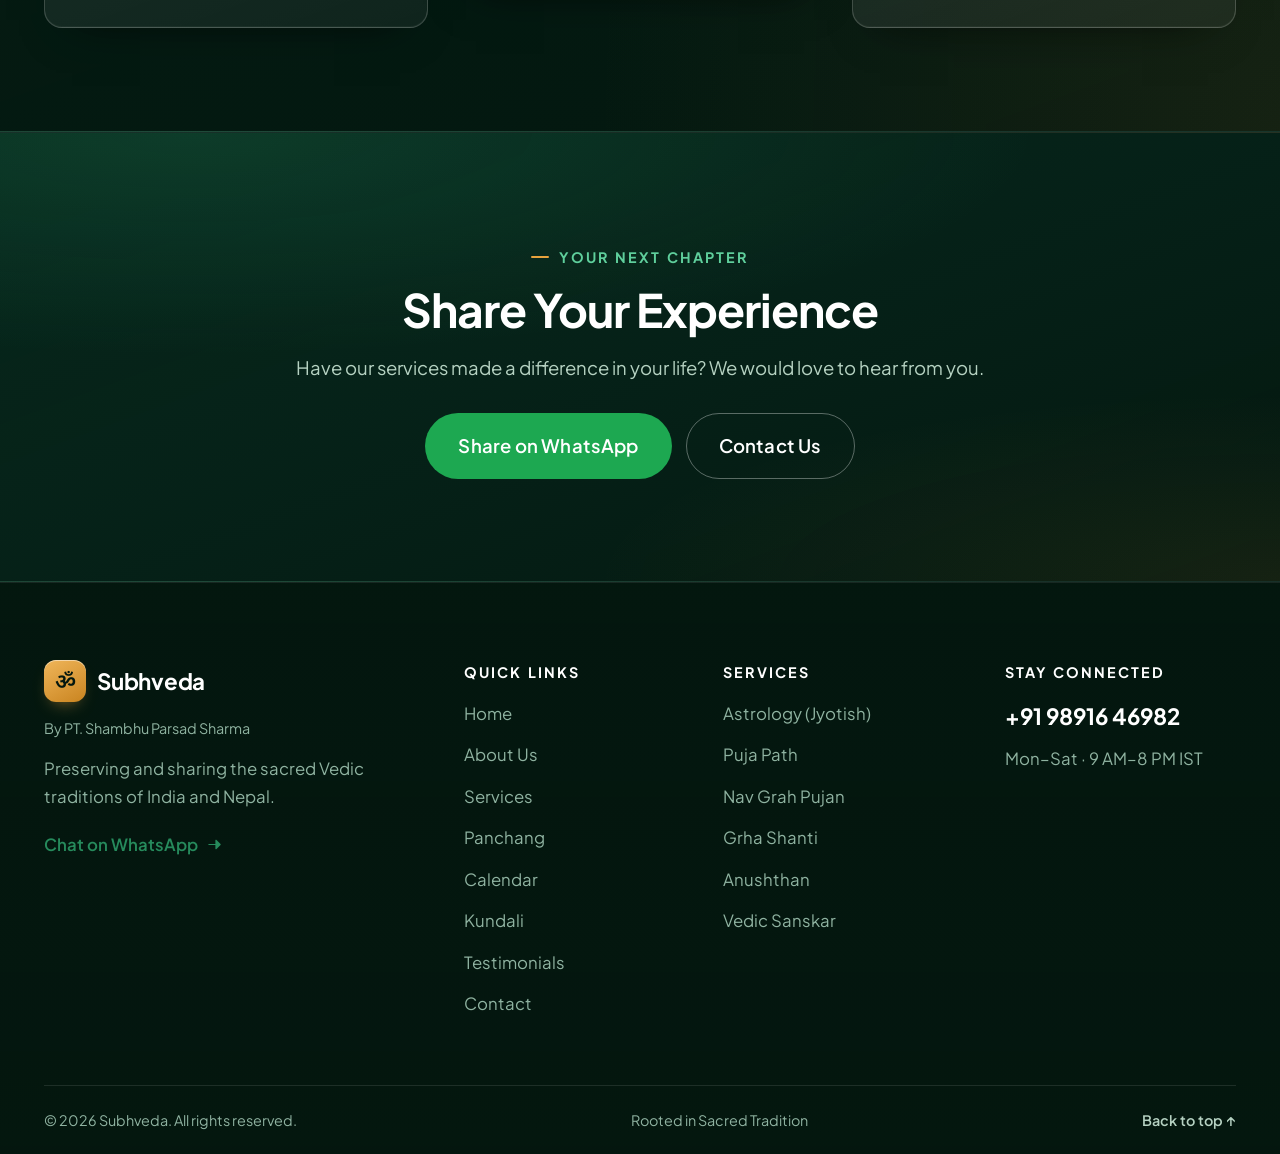
<file: testimonials.html>
﻿<!DOCTYPE html>
<html lang="en">
<head>
  <meta charset="UTF-8">
  <meta name="viewport" content="width=device-width, initial-scale=1.0">
  <meta name="theme-color" content="#06251B">
  <title>Testimonials | Subhveda</title>
  <meta name="description" content="Read what our clients say about Subhveda's authentic Vedic astrology, puja, and ceremony services.">
  <link rel="canonical" href="https://www.shubhveda.com/testimonials.html">
  <meta name="robots" content="index, follow">
  <meta property="og:type" content="website">
  <meta property="og:site_name" content="Subhveda">
  <meta property="og:title" content="Client Testimonials | Subhveda">
  <meta property="og:description" content="Hear from families and individuals who have experienced authentic Vedic services.">
  <meta property="og:url" content="https://www.shubhveda.com/testimonials.html">
  <meta property="og:image" content="https://www.shubhveda.com/images/rudra-poster.jpg">
  <meta name="twitter:card" content="summary_large_image">
  <link rel="preconnect" href="https://fonts.googleapis.com">
  <link rel="preconnect" href="https://fonts.gstatic.com" crossorigin>
  <link href="https://fonts.googleapis.com/css2?family=Plus+Jakarta+Sans:wght@400;500;600;700&family=Noto+Sans+Devanagari:wght@400;500;600;700&display=swap" rel="stylesheet">
  <link rel="icon" href="images/favicon.svg" type="image/svg+xml">
  <link rel="stylesheet" href="css/styles.css">
</head>
<body>
  <a class="skip-link" href="#main-content" data-i18n="skip_content">Skip to content</a>

  <header class="header">
    <div class="nav-container">
      <a href="index.html" class="logo" aria-label="Subhveda home">
        <div class="logo-icon" aria-hidden="true">ॐ</div>
        <div class="logo-text-group">
          <span class="logo-text">Subh<span class="logo-accent">veda</span></span>
          <span class="logo-subtitle">By PT. Shambhu Parsad Sharma</span>
        </div>
      </a>
      <nav class="nav-menu" id="main-navigation" aria-label="Main navigation">
        <a href="index.html" class="nav-link" data-i18n="nav_home">Home</a>
        <a href="about.html" class="nav-link" data-i18n="nav_about">About</a>
        <a href="services.html" class="nav-link" data-i18n="nav_services">Services</a>

        <a href="panchang.html" class="nav-link" data-i18n="nav_panchang">Panchang</a>
        <a href="calendar.html" class="nav-link" data-i18n="nav_calendar">Calendar</a>
        <a href="kundali.html" class="nav-link" data-i18n="nav_kundali">Kundali</a>
        <a href="testimonials.html" class="nav-link active" aria-current="page" data-i18n="nav_testimonials">Testimonials</a>
        <a href="contact.html" class="nav-link" data-i18n="nav_contact">Contact</a>
        <div class="nav-cta">
          <div class="lang-switcher" role="group" aria-label="Language">
            <button class="lang-btn active" data-lang="en" aria-label="English" aria-pressed="true">EN</button>
            <button class="lang-btn" data-lang="hi" aria-label="हिन्दी" aria-pressed="false">हिं</button>
            <button class="lang-btn" data-lang="ne" aria-label="नेपाली" aria-pressed="false">ने</button>
          </div>
          <a href="contact.html" class="btn btn-primary btn-sm" data-i18n="nav_book_now">Book a consultation</a>
        </div>
      </nav>
      <button class="hamburger" aria-label="Open menu" aria-expanded="false" aria-controls="main-navigation"><span></span><span></span><span></span></button>
    </div>
  </header>

  <main id="main-content">
    <section class="page-header">
      <div class="container">
        <span class="section-eyebrow" data-i18n="testim_eyebrow">Voices of Trust</span>
        <h1 data-i18n="testim_title">Client Testimonials</h1>
        <p class="breadcrumb"><a href="index.html" data-i18n="nav_home">Home</a> / <span data-i18n="nav_testimonials">Testimonials</span></p>
      </div>
    </section>

    <section class="section-padding is-dark">
      <div class="container">
        <div class="section-heading justify-center fade-in">
          <div class="text-center"><span class="section-eyebrow" data-i18n="home_voices">Voices of Trust</span><h2 class="section-title" data-i18n="voices_heading">Trust, in their words.</h2><p class="section-desc" data-i18n="testim_desc" style="margin-inline: auto;">Hear from the families and individuals who have experienced the transformative power of authentic Vedic services through Subhveda.</p></div>
        </div>
        <div class="testimonials-controls fade-in">
          <button class="filter-btn active" data-filter="all" data-i18n="testim_filter_all">All Testimonials</button>
          <button class="filter-btn" data-filter="astrology" data-i18n="filter_astrology">Astrology</button>
          <button class="filter-btn" data-filter="puja" data-i18n="filter_puja">Puja</button>
          <button class="filter-btn" data-filter="graha-shanti" data-i18n="filter_graha_shanti">Grha Shanti</button>
          <button class="filter-btn" data-filter="anushthan" data-i18n="filter_anushthan">Anushthan</button>
          <button class="filter-btn" data-filter="sanskar" data-i18n="filter_sanskar">Vedic Sanskar</button>
        </div>

        <div class="testimonials-grid" id="testimonials-container" aria-live="polite"></div>
      </div>
    </section>

    <section class="cta-banner is-dark">
      <div class="container">
        <div class="cta-panel">
          <span class="section-eyebrow" data-i18n="cta_kicker">Your next chapter</span>
          <h2 data-i18n="testim_share_title">Share Your Experience</h2>
          <p data-i18n="testim_share_desc">Have our services made a difference in your life? We would love to hear from you.</p>
          <div class="cta-buttons">
            <a href="https://api.whatsapp.com/send?phone=919891646982&amp;text=Namaste!%20I%20would%20like%20to%20share%20my%20testimony%20about%20Shubh%20Veda%20services." class="btn btn-whatsapp btn-lg" target="_blank" rel="noopener" data-i18n="testim_share_whatsapp">Share on WhatsApp</a>
            <a href="contact.html" class="btn btn-outline-light btn-lg" data-i18n="cta_contact">Contact Us</a>
          </div>
        </div>
      </div>
    </section>
  </main>

  <footer class="footer">
    <div class="container">
      <div class="footer-grid">
        <div class="footer-brand"><a href="index.html" class="logo"><span class="logo-icon" aria-hidden="true">ॐ</span><span class="logo-text">Subhveda</span></a><small>By PT. Shambhu Parsad Sharma</small><p data-i18n="footer_brand_desc">Preserving and sharing the sacred Vedic traditions of India and Nepal.</p><a class="text-link" href="https://api.whatsapp.com/send?phone=919891646982" target="_blank" rel="noopener"><span data-i18n="hero_whatsapp">Chat on WhatsApp</span><span data-icon="arrow-right"></span></a></div>
        <div class="footer-col"><h4 data-i18n="footer_quick_links">Quick Links</h4><ul><li><a href="index.html" data-i18n="footer_home">Home</a></li><li><a href="about.html" data-i18n="footer_about">About Us</a></li><li><a href="services.html" data-i18n="footer_services">Services</a></li><li><a href="panchang.html" data-i18n="nav_panchang">Panchang</a></li><li><a href="calendar.html" data-i18n="nav_calendar">Calendar</a></li><li><a href="kundali.html" data-i18n="nav_kundali">Kundali</a></li><li><a href="testimonials.html" data-i18n="footer_testimonials">Testimonials</a></li><li><a href="contact.html" data-i18n="footer_contact">Contact</a></li></ul></div>
        <div class="footer-col"><h4 data-i18n="footer_services_title">Services</h4><ul><li><a href="services.html#astrology" data-i18n="footer_svc_astrology">Astrology (Jyotish)</a></li><li><a href="services.html#puja" data-i18n="footer_svc_puja">Puja Path</a></li><li><a href="services.html#navgraha" data-i18n="footer_svc_navgraha">Nav Grah Pujan</a></li><li><a href="services.html#grha-shanti" data-i18n="footer_svc_grha_shanti">Grha Shanti</a></li><li><a href="services.html#anushthan" data-i18n="footer_svc_anushthan">Anushthan</a></li><li><a href="services.html#vedic-sanskar" data-i18n="footer_svc_vedic_sanskar">Vedic Sanskar</a></li></ul></div>
        <div class="footer-col"><h4 data-i18n="footer_stay_connected">Stay Connected</h4><a class="footer-phone" href="tel:+919891646982">+91 98916 46982</a><p class="footer-hours" data-i18n="footer_hours">Mon–Sat · 9 AM–8 PM IST</p></div>
      </div>
      <div class="footer-bottom"><p data-i18n="footer_copyright">© 2026 Subhveda. All rights reserved.</p><span data-i18n="footer_rooted">Rooted in Sacred Tradition</span><a href="#main-content" class="footer-top" data-i18n="back_top">Back to top ↑</a></div>
    </div>
  </footer>
  <a href="https://api.whatsapp.com/send?phone=919891646982&amp;text=Namaste!" class="whatsapp-float" target="_blank" rel="noopener" aria-label="Chat on WhatsApp"><span data-icon="whatsapp"></span></a>
  <button class="back-to-top" aria-label="Back to top"><span data-icon="chevron-down"></span></button>
  <nav class="action-bar" aria-label="Quick actions">
    <a href="tel:+919891646982" class="action-bar-btn action-bar-call"><span data-icon="phone"></span><span data-i18n="action_call">Call Now</span></a>
    <a href="https://api.whatsapp.com/send?phone=919891646982&amp;text=Namaste!%20I%20would%20like%20to%20book%20a%20service%20at%20Shubh%20Veda." class="action-bar-btn action-bar-wa" target="_blank" rel="noopener"><span data-icon="whatsapp"></span><span data-i18n="action_book">Book on WhatsApp</span></a>
  </nav>

  <script src="js/translations.js"></script>
  <script src="js/icons.js"></script>
  <script src="js/i18n.js"></script>
  <script defer src="js/main.js"></script>
</body>
</html>
</file>
<file: css/styles.css>
/* =========================================================================
   SUBHVEDA — Glass over Deep Green
   Design system v5 · Plus Jakarta Sans · Solar Icons (MIT)
   Rules: one fixed deep-green ambient backdrop; every surface (sections,
   cards, forms, filters) is a translucent glass sheet floating on it.
   Real backdrop-blur only where footage/detail sits behind (header, nav,
   hero, media badges) so scrolling stays at 60fps.
   ========================================================================= */

:root {
  /* --- Deep green ramp --- */
  --g-950: #04170F;
  --g-900: #06251B;
  --g-850: #082C20;
  --g-800: #0A3427;
  --g-700: #0E4632;
  --g-600: #156340;

  /* --- Emerald (interaction) --- */
  --em-700: #156340;
  --em-600: #268A5C;
  --em-500: #2E9E6B;
  --em-400: #34B27A;
  --em-300: #5FCF9C;

  /* --- Marigold (warm accent) --- */
  --mg-600: #C98420;
  --mg-500: #E8A33D;
  --mg-400: #F0B65A;

  /* --- Cream (light sections) --- */
  --cream: #F7F3E9;
  --cream-deep: #EFE8D8;
  --white: #FFFFFF;

  /* --- Ink / text --- */
  --ink: #0C1F18;
  --body: #3E5548;
  --muted: #6C8477;
  --on-dark: #EAF4EE;
  --on-dark-soft: #B6D2C2;
  --on-dark-muted: #8FB3A1;

  --line: rgba(24, 52, 39, .14);
  --line-dark: rgba(255, 255, 255, .16);

  /* --- Glass --- */
  --glass-strong: rgba(255, 255, 255, .12);
  --glass-soft: rgba(255, 255, 255, .07);
  --glass-border: rgba(255, 255, 255, .18);
  --glass-blur: saturate(150%) blur(14px);

  /* --- Type --- */
  --ff: 'Plus Jakarta Sans', 'Noto Sans Devanagari', -apple-system, BlinkMacSystemFont, 'Segoe UI', sans-serif;
  /* Type grows with the column once the layout widens past 1200px, so a big
     monitor never makes the copy look small. Devanagari is optically smaller
     than Latin at the same point size, so Hindi and Nepali get a further bump. */
  --type-scale: 1;
  --fs-xs: calc(clamp(.9rem, calc(.9rem + (100vw - 1463px) * .0042), 1.02rem) * var(--type-scale));
  --fs-sm: calc(clamp(1.05rem, calc(1.05rem + (100vw - 1463px) * .0048), 1.16rem) * var(--type-scale));
  --fs-base: calc(clamp(1.16rem, calc(1.16rem + (100vw - 1463px) * .0055), 1.28rem) * var(--type-scale));
  --fs-lead: calc(clamp(1.32rem, calc(1.32rem + (100vw - 1463px) * .0063), 1.48rem) * var(--type-scale));

  /* --- Space --- */
  --gutter: clamp(20px, 5vw, 44px);
  --maxw: clamp(1200px, 82vw, 1560px);
  --section-y: clamp(64px, 8vw, 112px);
  --header-h: 76px;

  /* --- Shape --- */
  --r-sm: 12px;
  --r: 18px;
  --r-lg: 26px;
  --r-pill: 999px;

  --sh-1: 0 1px 2px rgba(4, 23, 15, .06), 0 4px 14px -8px rgba(4, 23, 15, .18);
  --sh-2: 0 24px 48px -28px rgba(4, 23, 15, .45);
  --ease: cubic-bezier(.22, .61, .36, 1);

  /* Legacy aliases (older markup) */
  --brand: var(--em-500);
  --brand-dark: var(--em-600);
}

*, *::before, *::after { box-sizing: border-box; }
* { margin: 0; padding: 0; }

html {
  -webkit-text-size-adjust: 100%;
  scroll-padding-top: 96px;
}
body {
  font-family: var(--ff);
  font-size: var(--fs-base);
  line-height: 1.7;
  color: var(--body);
  background: var(--g-950);
  overflow-x: hidden;
  -webkit-font-smoothing: antialiased;
  text-rendering: optimizeLegibility;
}
/* Fixed deep-green ambient — every glass surface floats on this */
body::before {
  content: '';
  position: fixed; inset: 0; z-index: -1; pointer-events: none;
  background:
    radial-gradient(64% 52% at 10% 6%, rgba(46, 158, 107, .32) 0%, transparent 60%),
    radial-gradient(52% 46% at 92% 14%, rgba(232, 163, 61, .16) 0%, transparent 62%),
    radial-gradient(76% 64% at 84% 94%, rgba(46, 158, 107, .2) 0%, transparent 64%),
    linear-gradient(168deg, #0A3427 0%, #04170F 52%, #06251B 100%);
}
body.menu-open { overflow: hidden; }

::selection { background: var(--mg-500); color: var(--g-950); }
img, video, svg { display: block; max-width: 100%; }
button, input, textarea, select { font: inherit; color: inherit; }
button, a { -webkit-tap-highlight-color: transparent; cursor: pointer; }
button { background: none; border: 0; }
a { color: inherit; text-decoration: none; }
ul { list-style: none; }
[hidden] { display: none !important; }

:focus-visible { outline: 2px solid var(--mg-500); outline-offset: 3px; border-radius: 6px; }

/* ---------- Type ---------- */
h1, h2, h3, h4 {
  font-weight: 700;
  line-height: 1.14;
  letter-spacing: -.022em;
  color: var(--ink);
}
html[lang="hi"], html[lang="ne"] { --type-scale: 1.12; }
h1 { font-size: calc(clamp(2.6rem, 5.6vw, 5.1rem) * var(--type-scale)); }
h2 { font-size: calc(clamp(2rem, 3.6vw, 3.25rem) * var(--type-scale)); }
h3 { font-size: calc(clamp(1.3rem, 1.8vw, 1.72rem) * var(--type-scale)); }
h4 { font-size: calc(1.28rem * var(--type-scale)); }
p { max-width: 68ch; }
strong { font-weight: 600; color: inherit; }

.container { width: min(100% - (var(--gutter) * 2), var(--maxw)); margin-inline: auto; }
.section-padding { padding-block: var(--section-y); }
.text-center { text-align: center; }
.section-desc { color: var(--body); font-size: var(--fs-base); max-width: 58ch; }
.lead { font-size: var(--fs-lead); line-height: 1.65; }

/* section backgrounds — translucent milk-glass sheets over the ambient */
.bg-primary, .bg-cosmic, .bg-secondary, .bg-nebula {
  background: linear-gradient(180deg, rgba(247, 243, 233, .93) 0%, rgba(244, 239, 227, .85) 100%);
}

/* ---------- Section head ---------- */
.section-eyebrow {
  display: inline-flex; align-items: center; gap: 10px;
  font-size: var(--fs-xs); font-weight: 700;
  letter-spacing: .14em; text-transform: uppercase;
  color: var(--em-600);
  margin-bottom: 14px;
}
.section-eyebrow::before { content: ''; width: 18px; height: 2px; border-radius: 2px; background: var(--mg-500); }
.section-title { margin-bottom: 16px; }
.section-heading {
  display: flex; justify-content: space-between; align-items: flex-end;
  gap: clamp(24px, 5vw, 64px);
  margin-bottom: clamp(34px, 4.5vw, 56px);
}
.section-heading > :last-child { max-width: 46ch; }
.section-heading > :only-child { max-width: 64ch; }
.section-heading .section-title { margin: 0; }
.section-heading .section-desc { margin: 0 0 12px; }
.text-center .section-desc { margin-inline: auto; }
.section-heading.justify-center { justify-content: center; text-align: center; }
.section-heading-stacked { display: block; }
.section-heading-stacked > div { max-width: 64ch; }
.section-heading-stacked .section-desc { max-width: 58ch; margin: 14px 0 0; }

/* =========================================================================
   DARK GREEN SECTIONS — this is where glass lives
   ========================================================================= */
.is-dark {
  position: relative;
  color: var(--on-dark-soft);
  background:
    radial-gradient(120% 90% at 15% 0%, rgba(46, 158, 107, .18) 0%, transparent 55%),
    radial-gradient(90% 70% at 100% 100%, rgba(232, 163, 61, .08) 0%, transparent 60%),
    linear-gradient(160deg, rgba(8, 44, 32, .8) 0%, rgba(6, 37, 27, .7) 55%, rgba(4, 23, 15, .78) 100%);
  border-block: 1px solid rgba(255, 255, 255, .07);
  isolation: isolate;
}
.is-dark h1, .is-dark h2, .is-dark h3, .is-dark h4 { color: var(--white); }
.is-dark .section-eyebrow { color: var(--em-300); }
.is-dark .section-desc, .is-dark p { color: var(--on-dark-soft); }

/* Glass card — layered translucency without per-card backdrop blur
   (real blur is reserved for the header, nav, hero video and media badges
   so scrolling stays at 60fps) */
.glass {
  position: relative;
  background: linear-gradient(160deg, rgba(255, 255, 255, .13), rgba(255, 255, 255, .05));
  border: 1px solid var(--glass-border);
  border-radius: var(--r);
  box-shadow:
    inset 0 1px 0 rgba(255, 255, 255, .22),
    inset 0 -1px 0 rgba(255, 255, 255, .04),
    0 20px 44px -28px rgba(0, 0, 0, .7);
}
.glass::after {
  content: '';
  position: absolute; inset: 0;
  border-radius: inherit;
  background: radial-gradient(120% 80% at 20% 0%, rgba(255, 255, 255, .12), transparent 60%);
  pointer-events: none;
}
.glass > * { position: relative; z-index: 1; }

/* =========================================================================
   Buttons
   ========================================================================= */
.btn {
  display: inline-flex; align-items: center; justify-content: center; gap: 10px;
  min-height: 50px; padding: 13px 26px;
  font-size: var(--fs-sm); font-weight: 600; letter-spacing: .01em;
  border: 1px solid transparent; border-radius: var(--r-pill);
  transition: background .18s var(--ease), color .18s, border-color .18s, transform .18s, box-shadow .18s;
  white-space: nowrap;
}
.btn:hover { transform: translateY(-2px); }
.btn:active { transform: translateY(0); }
.btn svg { width: 18px; height: 18px; }

.btn-primary { background: var(--mg-500); color: var(--g-950); box-shadow: 0 12px 26px -14px rgba(232, 163, 61, .8); }
.btn-primary:hover { background: var(--mg-400); }
.btn-emerald { background: var(--em-500); color: #fff; box-shadow: 0 12px 26px -16px rgba(46, 158, 107, .9); }
.btn-emerald:hover { background: var(--em-600); }
.btn-whatsapp { background: #1DA851; color: #fff; }
.btn-whatsapp:hover { background: #178b43; }
.btn-glass {
  background: var(--glass-soft); color: #fff;
  border-color: var(--glass-border);
  -webkit-backdrop-filter: saturate(140%) blur(8px); backdrop-filter: saturate(140%) blur(8px);
}
.btn-glass:hover { background: rgba(255, 255, 255, .16); border-color: rgba(255, 255, 255, .3); }
.btn-ghost { background: transparent; color: var(--ink); border-color: var(--line); }
.btn-ghost:hover { border-color: var(--em-500); color: var(--em-600); background: #fff; }
.btn-outline-light { background: transparent; color: #fff; border-color: rgba(255, 255, 255, .34); }
.btn-outline-light:hover { background: rgba(255, 255, 255, .1); border-color: #fff; }
.btn-sm { min-height: 42px; padding: 9px 18px; font-size: var(--fs-xs); }
.btn-lg { min-height: 56px; padding: 16px 32px; font-size: var(--fs-base); }
.btn-block { display: flex; width: 100%; }

.text-link {
  display: inline-flex; align-items: center; gap: 8px;
  font-size: var(--fs-sm); font-weight: 600; color: var(--em-600);
  transition: gap .18s, color .18s;
}
.text-link svg { width: 17px; height: 17px; transition: transform .18s; }
.text-link:hover { gap: 13px; color: var(--em-500); }
.is-dark .text-link { color: var(--mg-400); }

.skip-link {
  position: fixed; top: 10px; left: 12px; z-index: 2000;
  padding: 12px 20px; background: var(--mg-500); color: var(--g-950);
  border-radius: var(--r-sm); font-weight: 600;
  transform: translateY(-180%); transition: transform .2s;
}
.skip-link:focus { transform: translateY(0); }

/* =========================================================================
   HEADER — always deep-green glass (works over every section)
   ========================================================================= */
.header {
  position: sticky; top: 0; z-index: 100;
  background: rgba(6, 37, 27, .74);
  -webkit-backdrop-filter: var(--glass-blur); backdrop-filter: var(--glass-blur);
  border-bottom: 1px solid rgba(255, 255, 255, .1);
}
.header.scrolled { background: rgba(6, 37, 27, .9); box-shadow: 0 12px 30px -22px rgba(0, 0, 0, .9); }
.nav-container {
  width: min(100% - (var(--gutter) * 2), calc(var(--maxw) + 40px));
  height: var(--header-h); margin-inline: auto;
  display: flex; align-items: center; justify-content: space-between; gap: 18px;
}
.logo { display: inline-flex; align-items: center; gap: 11px; }
.logo-icon {
  display: grid; place-items: center; width: 42px; height: 42px;
  border-radius: 12px; font-size: 1.35rem; font-weight: 600; line-height: 1;
  color: var(--g-950);
  background: linear-gradient(150deg, var(--mg-400), var(--mg-600));
  box-shadow: inset 0 1px 0 rgba(255, 255, 255, .5), 0 8px 18px -10px rgba(232, 163, 61, .8);
}
.logo-text-group { display: flex; flex-direction: column; }
.logo-text { font-size: 1.25rem; font-weight: 700; letter-spacing: -.01em; color: #fff; white-space: nowrap; }
.logo-accent { color: var(--mg-400); }
.logo-subtitle { font-size: .72rem; font-weight: 500; color: var(--on-dark-muted); margin-top: 1px; }

.nav-menu { display: flex; align-items: center; gap: clamp(14px, 1.8vw, 28px); }
.nav-link {
  position: relative; padding-block: 8px;
  font-size: var(--fs-sm); font-weight: 500; color: var(--on-dark-soft);
  transition: color .18s;
}
.nav-link:hover, .nav-link.active { color: #fff; }
.nav-link.active { font-weight: 600; }
.nav-link::after {
  content: ''; position: absolute; left: 0; bottom: 0; width: 0; height: 2px;
  border-radius: 2px; background: var(--mg-500); transition: width .22s var(--ease);
}
.nav-link:hover::after, .nav-link.active::after { width: 100%; }
.nav-cta { display: flex; align-items: center; gap: 12px; }

.lang-switcher {
  display: flex; gap: 2px; padding: 3px;
  border-radius: var(--r-pill);
  background: rgba(255, 255, 255, .08);
  border: 1px solid rgba(255, 255, 255, .16);
}
.lang-btn {
  min-width: 40px; min-height: 34px; padding: 0 10px;
  border-radius: var(--r-pill);
  font-size: var(--fs-xs); font-weight: 600; color: var(--on-dark-muted);
  transition: color .18s, background .18s;
}
.lang-btn.active { color: var(--g-950); background: var(--mg-500); }
.lang-btn:hover:not(.active) { color: #fff; }
.lang-flag { display: none; }

.hamburger { display: none; width: 44px; height: 44px; padding: 12px; position: relative; z-index: 102; }
.hamburger span { display: block; height: 2px; border-radius: 2px; background: #fff; margin-block: 6px; transition: transform .26s, opacity .26s; }
.hamburger.active span:nth-child(1) { transform: translateY(8px) rotate(45deg); }
.hamburger.active span:nth-child(2) { opacity: 0; }
.hamburger.active span:nth-child(3) { transform: translateY(-8px) rotate(-45deg); }

/* =========================================================================
   HERO — real video, deep-green scrim, glass panel
   ========================================================================= */
.hero {
  position: relative;
  overflow: hidden;
  min-height: min(88vh, 780px);
  display: flex; align-items: center;
  padding-block: clamp(56px, 7vw, 92px);
  background:
    radial-gradient(90% 70% at 18% 10%, rgba(46, 158, 107, .28) 0%, transparent 58%),
    radial-gradient(70% 60% at 100% 100%, rgba(232, 163, 61, .14) 0%, transparent 62%),
    linear-gradient(155deg, var(--g-800) 0%, var(--g-900) 55%, var(--g-950) 100%);
  isolation: isolate;
}
/* video sits behind everything and fades in once it can play */
.hero-media {
  position: absolute; inset: 0; z-index: 0;
  opacity: 0; transition: opacity .9s var(--ease);
}
.hero-media.is-ready { opacity: 1; }
.hero-media video {
  width: 100%; height: 100%; object-fit: cover;
}
/* scrim keeps copy readable on any footage */
.hero-scrim {
  position: absolute; inset: 0; z-index: 1;
  background:
    linear-gradient(100deg, rgba(4, 23, 15, .94) 0%, rgba(6, 37, 27, .82) 42%, rgba(6, 37, 27, .48) 72%, rgba(4, 23, 15, .72) 100%),
    linear-gradient(180deg, rgba(4, 23, 15, .5) 0%, transparent 30%, rgba(4, 23, 15, .55) 100%);
}
.hero .container { position: relative; z-index: 2; width: min(100% - (var(--gutter) * 2), calc(var(--maxw) + 40px)); }

.hero-grid { display: grid; grid-template-columns: minmax(0, 1fr) 340px; gap: clamp(28px, 4vw, 56px); align-items: center; }
.hero-content { max-width: 720px; }
.hero .section-eyebrow { color: var(--mg-400); }
.hero h1 { color: #fff; letter-spacing: -.03em; }
.hero h1 em { font-style: normal; color: var(--em-300); }
.hero-desc { margin: 20px 0 30px; font-size: var(--fs-lead); color: var(--on-dark-soft); max-width: 52ch; }
.hero-buttons { display: flex; flex-wrap: wrap; gap: 14px; }

/* hero copy sits directly on the footage — no box */
.hero-panel { max-width: 720px; }

/* portrait video card keeps the footage sharp (it is shot vertical) */
.hero-visual { justify-self: end; width: 100%; max-width: 340px; }
.video-card {
  position: relative;
  border-radius: var(--r-lg);
  overflow: hidden;
  border: 1px solid rgba(255, 255, 255, .22);
  box-shadow: 0 40px 70px -40px rgba(0, 0, 0, .95), inset 0 1px 0 rgba(255, 255, 255, .28);
  aspect-ratio: 3 / 4;
  background: var(--g-950);
}
.video-card video { width: 100%; height: 100%; object-fit: cover; }
.video-card-label {
  position: absolute; left: 14px; right: 14px; bottom: 14px;
  display: flex; align-items: center; gap: 10px;
  padding: 9px 14px; border-radius: var(--r-pill);
  background: rgba(4, 23, 15, .6);
  -webkit-backdrop-filter: blur(8px); backdrop-filter: blur(8px);
  border: 1px solid rgba(255, 255, 255, .16);
  font-size: var(--fs-xs); font-weight: 600; color: #fff;
}
.video-card-label svg { width: 15px; height: 15px; color: var(--mg-400); }

/* trust row inside the hero */
.hero-trust {
  display: flex; flex-wrap: wrap; align-items: center; gap: clamp(18px, 3vw, 40px);
  margin-top: 34px; padding-top: 26px;
  border-top: 1px solid rgba(255, 255, 255, .16);
}
.hero-trust-item { display: flex; flex-direction: column; gap: 2px; }
.hero-trust-item strong { font-size: 1.6rem; font-weight: 700; color: #fff; letter-spacing: -.02em; }
.hero-trust-item strong span { color: var(--mg-400); }
.hero-trust-item > span { font-size: var(--fs-xs); color: var(--on-dark-muted); letter-spacing: .04em; }

/* =========================================================================
   TRUST STRIP
   ========================================================================= */
.heritage-strip { background: var(--g-950); border-block: 1px solid rgba(255, 255, 255, .08); }
.heritage-inner {
  display: grid; grid-template-columns: repeat(4, 1fr); align-items: center;
  gap: 22px; padding-block: 34px;
}
.heritage-inner > p { color: var(--on-dark-muted); font-size: var(--fs-sm); max-width: 24ch; line-height: 1.55; }
.heritage-stat { display: flex; flex-direction: column; gap: 3px; padding-left: 22px; border-left: 1px solid rgba(255, 255, 255, .12); }
.heritage-stat strong { font-size: clamp(1.7rem, 2.6vw, 2.2rem); font-weight: 700; color: #fff; letter-spacing: -.02em; }
.heritage-stat strong span { color: var(--mg-400); }
.heritage-stat > span { font-size: var(--fs-sm); color: var(--on-dark-muted); }

/* =========================================================================
   OFFERINGS (cream)
   ========================================================================= */
.offerings-grid { display: grid; grid-template-columns: repeat(3, 1fr); gap: 20px; }
.offering-card {
  display: flex; flex-direction: column; gap: 14px;
  padding: 30px 28px;
  background: linear-gradient(165deg, rgba(255, 255, 255, .84) 0%, rgba(255, 255, 255, .55) 100%);
  border: 1px solid rgba(24, 52, 39, .1);
  border-radius: var(--r);
  box-shadow: var(--sh-1), inset 0 1px 0 rgba(255, 255, 255, .9);
  transition: border-color .18s, box-shadow .18s, transform .18s;
}
.offering-card:hover { transform: translateY(-4px); border-color: var(--em-300); box-shadow: var(--sh-2); }
.offering-top {
  display: flex; justify-content: space-between; align-items: center;
  font-size: .78rem; font-weight: 700; letter-spacing: .12em; color: var(--muted);
}
.card-arrow {
  display: grid; place-items: center; width: 32px; height: 32px;
  border-radius: 50%; background: var(--cream);
  color: var(--em-600); transition: background .18s, color .18s, transform .18s;
}
.card-arrow svg { width: 16px; height: 16px; }
.offering-card:hover .card-arrow { background: var(--em-500); color: #fff; transform: rotate(45deg); }
.line-icon {
  display: grid; place-items: center; width: 54px; height: 54px;
  border-radius: 15px; color: var(--em-600);
  background: linear-gradient(150deg, rgba(46, 158, 107, .14), rgba(46, 158, 107, .05));
  border: 1px solid rgba(46, 158, 107, .18);
}
.line-icon svg { width: 27px; height: 27px; }
.offering-card h3 { color: var(--ink); }
.offering-card p { font-size: var(--fs-sm); color: var(--body); }
.offering-price { margin-top: auto; padding-top: 10px; font-size: var(--fs-sm); font-weight: 700; color: var(--em-600); }

/* ---------- How booking works (process rail) ---------- */
.process-block {
  margin-top: clamp(48px, 6vw, 80px);
  padding-top: clamp(44px, 5vw, 68px);
  border-top: 1px solid var(--line);
}
.process-rail { display: grid; grid-template-columns: repeat(4, 1fr); gap: 18px; list-style: none; }
.process-step {
  padding: 26px 24px;
  background: linear-gradient(165deg, rgba(255, 255, 255, .84) 0%, rgba(255, 255, 255, .55) 100%);
  border: 1px solid rgba(24, 52, 39, .1);
  border-radius: var(--r);
  box-shadow: var(--sh-1), inset 0 1px 0 rgba(255, 255, 255, .9);
}
.process-num {
  display: grid; place-items: center; width: 42px; height: 42px;
  border-radius: 50%; margin-bottom: 16px;
  font-size: var(--fs-sm); font-weight: 700; color: var(--g-950);
  background: linear-gradient(150deg, var(--mg-400), var(--mg-600));
  box-shadow: inset 0 1px 0 rgba(255, 255, 255, .5);
}
.process-step h4 { margin-bottom: 8px; }
.process-step p { font-size: var(--fs-sm); color: var(--body); }

/* ---------- Panchang (live, deep-green glass) ---------- */
.panchang-block { margin-bottom: clamp(44px, 5.5vw, 72px); }
.panchang-panel {
  position: relative; overflow: hidden;
  padding: clamp(26px, 3.5vw, 46px);
  border-radius: var(--r-lg);
  color: var(--on-dark-soft);
  background:
    radial-gradient(85% 130% at 10% -10%, rgba(46, 158, 107, .34) 0%, transparent 55%),
    radial-gradient(70% 110% at 100% 110%, rgba(232, 163, 61, .16) 0%, transparent 58%),
    linear-gradient(160deg, #0A3B2A 0%, #052217 62%, #04170F 100%);
  border: 1px solid rgba(255, 255, 255, .14);
  box-shadow: var(--sh-2), inset 0 1px 0 rgba(255, 255, 255, .16);
}
.panchang-panel::before {
  content: ''; position: absolute; top: 0; left: 8%; right: 8%; height: 1px;
  background: linear-gradient(90deg, transparent, rgba(232, 163, 61, .8), rgba(46, 158, 107, .8), transparent);
}
.panchang-stars {
  position: absolute; inset: 0; pointer-events: none; opacity: .8;
  background-image:
    radial-gradient(1.5px 1.5px at 12% 24%, rgba(255, 255, 255, .75), transparent 60%),
    radial-gradient(1px 1px at 26% 70%, rgba(255, 255, 255, .55), transparent 60%),
    radial-gradient(1.2px 1.2px at 38% 30%, rgba(255, 255, 255, .5), transparent 60%),
    radial-gradient(1px 1px at 52% 82%, rgba(255, 255, 255, .45), transparent 60%),
    radial-gradient(1.4px 1.4px at 64% 18%, rgba(255, 255, 255, .6), transparent 60%),
    radial-gradient(1px 1px at 71% 60%, rgba(255, 255, 255, .4), transparent 60%),
    radial-gradient(1.6px 1.6px at 84% 34%, rgba(255, 255, 255, .65), transparent 60%),
    radial-gradient(1px 1px at 92% 76%, rgba(255, 255, 255, .5), transparent 60%),
    radial-gradient(1px 1px at 44% 52%, rgba(255, 255, 255, .4), transparent 60%),
    radial-gradient(1.2px 1.2px at 6% 62%, rgba(255, 255, 255, .45), transparent 60%);
  animation: panchangTwinkle 5.5s ease-in-out infinite alternate;
}
@keyframes panchangTwinkle { from { opacity: .45; } to { opacity: .95; } }
.panchang-om {
  position: absolute; right: clamp(0px, 3vw, 36px); bottom: clamp(-42px, -3vw, -26px);
  font-family: 'Noto Sans Devanagari', serif;
  font-size: clamp(150px, 22vw, 260px); line-height: 1;
  color: rgba(255, 255, 255, .05);
  pointer-events: none; user-select: none;
}
.panchang-head { position: relative; display: flex; flex-wrap: wrap; justify-content: space-between; align-items: flex-end; gap: 18px; margin-bottom: 28px; }
.panchang-title { color: #fff; font-size: clamp(1.7rem, 3vw, 2.3rem); margin-bottom: 6px; }
.panchang-date { font-size: 1.02rem; color: rgba(236, 247, 241, .86); }
.panchang-date-sub { display: block; margin-top: 3px; font-size: .95rem; color: rgba(236, 247, 241, .78); opacity: .95; }
.panchang-date-sub:empty { display: none; }
.panchang-panel .section-eyebrow { color: var(--em-300); margin-bottom: 10px; }
.panchang-tools { display: flex; align-items: center; flex-wrap: wrap; gap: 12px; }
.panchang-live {
  display: inline-flex; align-items: center; gap: 10px;
  min-height: 48px; padding: 10px 18px;
  border-radius: var(--r-pill);
  background: rgba(255, 255, 255, .07);
  border: 1px solid rgba(255, 255, 255, .16);
  font-size: .85rem; font-weight: 700; letter-spacing: .09em; text-transform: uppercase;
  color: #BFE9D2;
}
.panchang-live-dot {
  width: 8px; height: 8px; border-radius: 50%; flex: 0 0 auto;
  background: var(--em-400);
  animation: panchangPulse 2s ease-out infinite;
}
@keyframes panchangPulse {
  0% { box-shadow: 0 0 0 0 rgba(46, 158, 107, .55); }
  70% { box-shadow: 0 0 0 9px rgba(46, 158, 107, 0); }
  100% { box-shadow: 0 0 0 0 rgba(46, 158, 107, 0); }
}
.panchang-clock { font-size: 1.15rem; font-weight: 700; color: #fff; font-variant-numeric: tabular-nums; letter-spacing: .04em; }
.panchang-city { position: relative; display: inline-flex; align-items: center; gap: 12px; font-size: .9rem; color: rgba(236, 247, 241, .78); }
.panchang-city-label { font-size: .78rem; font-weight: 700; letter-spacing: .08em; text-transform: uppercase; color: rgba(236, 247, 241, .7); }
.panchang-select-wrap { position: relative; display: inline-flex; align-items: center; }
.panchang-city select {
  appearance: none; -webkit-appearance: none;
  min-height: 48px; padding: 10px 46px 10px 20px;
  border-radius: var(--r-pill);
  background: rgba(255, 255, 255, .95);
  border: 1px solid rgba(255, 255, 255, .6);
  color: #0B3A2A;
  font-size: 1rem; font-weight: 700;
  cursor: pointer;
  box-shadow: 0 10px 24px rgba(0, 0, 0, .28);
}
.panchang-city select option { background: #ffffff; color: #0B3A2A; }
.panchang-city select:focus-visible { outline: 2px solid var(--mg-500); outline-offset: 2px; }
.panchang-city-caret { pointer-events: none; position: absolute; right: 17px; color: #0B3A2A; }
.panchang-city-caret svg { width: 15px; height: 15px; }
.panchang-body { position: relative; display: grid; grid-template-columns: minmax(230px, 330px) 1fr; gap: clamp(22px, 3.5vw, 44px); align-items: center; }
.panchang-hero { display: flex; align-items: center; gap: 22px; min-width: 0; }
.panchang-moon { position: relative; width: 86px; height: 86px; flex: 0 0 auto; }
.panchang-moon-glow { position: absolute; inset: -16px; border-radius: 50%; background: radial-gradient(circle, rgba(240, 206, 130, .45) 0%, transparent 65%); filter: blur(4px); }
.panchang-moon-disc {
  position: relative; display: block; width: 86px; height: 86px; border-radius: 50%; overflow: hidden;
  background: radial-gradient(circle at 34% 30%, #FFF9EA 0%, #F4DFAC 45%, #E1BE74 78%, #CFA65B 100%);
  box-shadow: inset -6px -8px 18px rgba(120, 84, 20, .35), 0 12px 32px rgba(0, 0, 0, .38);
}
.panchang-moon-shadow {
  position: absolute; top: 0; left: 0; width: 86px; height: 86px; border-radius: 50%;
  background: radial-gradient(circle at 42% 36%, #10382A 0%, #071E14 65%);
  transition: transform .9s cubic-bezier(.22, .61, .36, 1);
}
.panchang-hero-info { min-width: 0; }
.panchang-hero-info .panchang-item-label { margin-bottom: 4px; }
.panchang-tithi { display: block; font-size: clamp(1.75rem, 2.7vw, 2.2rem); font-weight: 700; color: #fff; line-height: 1.15; letter-spacing: -.01em; }
.panchang-paksha {
  display: inline-flex; margin-top: 9px; padding: 5px 13px;
  border-radius: var(--r-pill);
  background: rgba(232, 163, 61, .16);
  border: 1px solid rgba(232, 163, 61, .38);
  color: #F1C98B;
  font-size: .9rem; font-weight: 600;
}
.panchang-countdown { display: block; margin-top: 9px; font-size: 1.05rem; color: #BFE9D2; font-variant-numeric: tabular-nums; }
.panchang-range { display: block; margin-top: 6px; font-size: 1rem; line-height: 1.55; color: rgba(191, 233, 210, .95); font-variant-numeric: tabular-nums; }
.panchang-next-tithi {
  display: block; margin-top: 10px; padding-top: 9px;
  border-top: 1px solid rgba(255, 255, 255, .13);
  font-size: 1rem; line-height: 1.55;
  color: rgba(241, 201, 139, .95);
  font-variant-numeric: tabular-nums;
}

.panchang-grid { display: grid; grid-template-columns: repeat(3, minmax(0, 1fr)); gap: 12px; min-width: 0; }
.panchang-item {
  padding: 16px 18px;
  border-radius: var(--r-sm);
  background: rgba(255, 255, 255, .055);
  border: 1px solid rgba(255, 255, 255, .11);
  box-shadow: inset 0 1px 0 rgba(255, 255, 255, .08);
}
.panchang-item-label {
  display: flex; align-items: center; gap: 7px;
  font-size: .8rem; font-weight: 700; letter-spacing: .09em; text-transform: uppercase;
  color: rgba(236, 247, 241, .78); margin-bottom: 8px;
}
.panchang-item-label svg { width: 16px; height: 16px; color: var(--mg-400); }
.panchang-item-value { display: block; color: #fff; font-weight: 700; font-size: 1.08rem; line-height: 1.4; }
.panchang-item-sub { display: block; margin-top: 5px; font-size: .88rem; line-height: 1.5; color: rgba(191, 233, 210, .92); font-variant-numeric: tabular-nums; min-height: 1em; }
.panchang-arc {
  grid-column: 1 / -1; min-width: 0;
  margin-top: clamp(16px, 2.2vw, 24px);
  padding: clamp(14px, 2vw, 18px) clamp(16px, 2.4vw, 24px) 12px;
  border-radius: var(--r-sm);
  background: rgba(255, 255, 255, .045);
  border: 1px solid rgba(255, 255, 255, .1);
}
.panchang-arc-track { position: relative; height: clamp(88px, 10vw, 132px); }
.panchang-arc-svg { position: absolute; inset: 0; width: 100%; height: 100%; overflow: visible; }
.panchang-arc-path { fill: none; stroke: rgba(232, 163, 61, .55); stroke-width: 1.5; stroke-linecap: round; }
.panchang-arc-horizon { stroke: rgba(255, 255, 255, .18); stroke-width: 1; stroke-dasharray: 4 6; }
.panchang-arc-sun {
  position: absolute; width: 14px; height: 14px; margin: -7px 0 0 -7px;
  border-radius: 50%;
  background: radial-gradient(circle at 35% 30%, #FFF6D8, #F1C98B 58%, #D99A2B);
  box-shadow: 0 0 16px rgba(241, 201, 139, .75);
  transition: left .9s linear, top .9s linear;
}
.panchang-arc-sun::after {
  content: ''; position: absolute; inset: -9px; border-radius: 50%;
  background: radial-gradient(circle, rgba(232, 163, 61, .32), transparent 70%);
}
.panchang-arc-labels { display: flex; align-items: flex-end; justify-content: space-between; gap: 12px; margin-top: 4px; }
.panchang-arc-end, .panchang-arc-mid {
  display: grid; gap: 2px;
  font-size: .76rem; font-weight: 700; letter-spacing: .05em; text-transform: uppercase;
  color: rgba(233, 245, 238, .6);
}
.panchang-arc-end strong, .panchang-arc-mid strong {
  font-size: 1rem; letter-spacing: 0; text-transform: none; color: #fff;
  font-variant-numeric: tabular-nums;
}
.panchang-arc-end.is-right { text-align: right; }
.panchang-arc-mid { text-align: center; }
.panchang-arc-mid strong { color: #F1C98B; }

/* ---------- Panchang teaser (home) and panel action bar ---------- */
.panchang-panel--compact .panchang-om { font-size: clamp(84px, 9vw, 120px); bottom: 10px; right: clamp(10px, 2vw, 22px); }
.panchang-panel--compact .panchang-head { margin-bottom: 22px; }
.panchang-grid--compact { grid-template-columns: repeat(auto-fit, minmax(158px, 1fr)); }
.panchang-actions {
  position: relative;
  display: flex; flex-wrap: wrap; align-items: center; gap: 12px;
  margin-top: clamp(20px, 2.6vw, 28px);
  padding-top: clamp(18px, 2.4vw, 24px);
  border-top: 1px solid rgba(255, 255, 255, .13);
}
.panchang-actions-note {
  position: relative; margin-top: 12px; max-width: 62ch;
  font-size: .9rem; line-height: 1.55; color: rgba(236, 247, 241, .72);
}
.panchang-actions-note.is-ok { color: #BFE9D2; }
.panchang-actions-note.is-err { color: #F5C9A8; }
.panchang-actions .btn[disabled] { opacity: .62; cursor: progress; }

.panchang-datepick { position: relative; display: inline-flex; align-items: center; gap: 10px; }
.panchang-datepick input {
  min-height: 48px; padding: 10px 16px;
  border-radius: var(--r-pill);
  background: rgba(255, 255, 255, .95);
  border: 1px solid rgba(255, 255, 255, .6);
  color: #0B3A2A; font: inherit; font-size: .95rem; font-weight: 700;
  cursor: pointer; color-scheme: light;
  box-shadow: 0 10px 24px rgba(0, 0, 0, .24);
}
.panchang-datepick input:focus-visible { outline: 2px solid var(--mg-500); outline-offset: 2px; }
.panchang-today-btn {
  min-height: 48px; padding: 10px 18px;
  border-radius: var(--r-pill);
  background: rgba(255, 255, 255, .08);
  border: 1px solid rgba(255, 255, 255, .22);
  color: #fff; font: inherit; font-size: .9rem; font-weight: 700;
  cursor: pointer; transition: background .2s ease, border-color .2s ease;
}
.panchang-today-btn:hover { background: rgba(255, 255, 255, .14); border-color: rgba(255, 255, 255, .34); }
.panchang-today-btn:focus-visible { outline: 2px solid var(--mg-500); outline-offset: 2px; }
.panchang-quick { display: flex; flex-wrap: wrap; gap: 8px; }
.panchang-quick .panchang-today-btn { flex: 1 1 auto; }
.panchang-locate-btn { display: inline-flex; align-items: center; justify-content: center; gap: 8px; line-height: 1.2; }
.panchang-locate-btn svg { width: 16px; height: 16px; flex: 0 0 auto; }
.panchang-locate-btn[disabled] { opacity: .62; cursor: progress; }
.panchang-geo-status {
  flex: 1 1 100%; max-width: 58ch;
  font-size: .84rem; line-height: 1.45; color: #F5C9A8;
}
.panchang-geo-status.is-ok { color: #BFE9D2; }
.panchang-section-link {
  display: inline-flex; align-items: center; gap: 6px; margin-top: 8px;
  font-size: .86rem; font-weight: 700; color: #F1C98B;
}
.panchang-section-link::after { content: '\2192'; }
.panchang-section-link:hover { color: #fff; }

.panchang-details { position: relative; display: grid; grid-template-columns: minmax(0, 1fr); gap: clamp(24px, 3vw, 34px); margin-top: clamp(26px, 3vw, 40px); }
.panchang-details.is-flush { margin-top: 0; }
.panchang-section { position: relative; min-width: 0; padding-top: clamp(20px, 2.6vw, 28px); border-top: 1px solid rgba(255, 255, 255, .13); }
.panchang-section-head { margin-bottom: 16px; }
.panchang-section-head h3 { color: #fff; font-size: clamp(1.15rem, 1.8vw, 1.4rem); line-height: 1.3; margin-bottom: 5px; }
.panchang-section-head p { font-size: .95rem; line-height: 1.55; color: rgba(233, 245, 238, .72); max-width: 72ch; }
.panchang-facts { display: grid; grid-template-columns: repeat(auto-fit, minmax(205px, 1fr)); gap: 12px; }
.panchang-fact {
  padding: 14px 16px; border-radius: 12px;
  display: grid; gap: 4px; align-content: start;
  background: rgba(255, 255, 255, .055);
  border: 1px solid rgba(255, 255, 255, .11);
}
.panchang-fact-label { font-size: .8rem; font-weight: 700; letter-spacing: .06em; text-transform: uppercase; color: rgba(233, 245, 238, .65); }
.panchang-fact-value { color: #fff; font-size: 1.06rem; font-weight: 700; line-height: 1.4; }
.panchang-fact-sub { color: #A9D8C2; font-size: .9rem; line-height: 1.5; }
.panchang-fact.is-good .panchang-fact-value { color: #BFE9D2; }
.panchang-fact.is-bad .panchang-fact-value { color: #F5C9A8; }
.panchang-muhurat { display: grid; grid-template-columns: repeat(auto-fit, minmax(190px, 1fr)); gap: 12px; }
.panchang-muhurat .panchang-fact-value { font-size: 1rem; white-space: nowrap; }
.panchang-muhurat .panchang-fact-value.is-wrap { white-space: normal; overflow-wrap: anywhere; word-break: break-word; }
.panchang-chog-group + .panchang-chog-group { margin-top: 18px; }
.panchang-chog-title { display: flex; align-items: center; gap: 10px; margin-bottom: 10px; font-size: .98rem; font-weight: 700; color: #fff; }
.panchang-chog-legend { display: inline-flex; align-items: center; gap: 12px; margin-left: auto; font-size: .78rem; font-weight: 600; color: rgba(233, 245, 238, .66); }
.panchang-chog-legend span::before { content: ''; display: inline-block; width: 7px; height: 7px; margin-right: 5px; border-radius: 50%; background: #BFE9D2; vertical-align: 1px; }
.panchang-chog-legend span.is-bad::before { background: #F5C9A8; }
.panchang-chog-grid { display: grid; grid-template-columns: repeat(4, minmax(0, 1fr)); gap: 9px; }
.panchang-chog-item {
  padding: 10px 12px; border-radius: 10px;
  display: grid; gap: 3px;
  background: rgba(255, 255, 255, .05);
  border: 1px solid rgba(255, 255, 255, .1);
}
.panchang-chog-name { font-size: .96rem; font-weight: 700; color: #fff; }
.panchang-chog-name.is-good { color: #BFE9D2; }
.panchang-chog-name.is-bad { color: #F5C9A8; }
.panchang-chog-time { font-size: .82rem; color: rgba(233, 245, 238, .7); font-variant-numeric: tabular-nums; }
.panchang-chog-item.is-now { border-color: rgba(232, 163, 61, .68); background: rgba(232, 163, 61, .12); }
.panchang-hora-now { margin-bottom: 12px; font-size: 1rem; line-height: 1.5; color: rgba(236, 247, 241, .85); }
.panchang-hora-now strong { color: #F4D79A; }
.panchang-hora-grid { display: grid; grid-template-columns: repeat(6, minmax(0, 1fr)); gap: 8px; }
.panchang-hora-item {
  padding: 9px 10px; border-radius: 9px;
  display: grid; gap: 2px;
  background: rgba(255, 255, 255, .045);
  border: 1px solid rgba(255, 255, 255, .09);
}
.panchang-hora-planet { font-size: .92rem; font-weight: 700; color: #fff; }
.panchang-hora-time { font-size: .78rem; color: rgba(233, 245, 238, .7); font-variant-numeric: tabular-nums; }
.panchang-hora-item.is-now { border-color: rgba(232, 163, 61, .68); background: rgba(232, 163, 61, .12); }
.panchang-table-wrap { overflow-x: auto; }
.panchang-table { width: 100%; min-width: 620px; border-collapse: collapse; font-size: .95rem; }
.panchang-table th {
  padding: 10px 12px; text-align: left;
  font-size: .78rem; font-weight: 700; letter-spacing: .08em; text-transform: uppercase;
  color: rgba(233, 245, 238, .62);
  border-bottom: 1px solid rgba(255, 255, 255, .16);
}
.panchang-table td { padding: 11px 12px; color: #EDF7F1; border-bottom: 1px solid rgba(255, 255, 255, .08); white-space: nowrap; }
.panchang-table tr:last-child td { border-bottom: 0; }
.panchang-table tr.is-today td { background: rgba(232, 163, 61, .1); }
.panchang-table .pc-tithi-cell { white-space: normal; }
.panchang-table .pc-tithi-paksha { display: block; font-size: .78rem; color: rgba(233, 245, 238, .62); }
.panchang-upcoming { display: grid; grid-template-columns: repeat(auto-fit, minmax(220px, 1fr)); gap: 12px; }
.panchang-upcoming-card {
  padding: 14px 16px; border-radius: 12px;
  display: grid; gap: 4px;
  background: rgba(255, 255, 255, .055);
  border: 1px solid rgba(255, 255, 255, .11);
}
.panchang-upcoming-label { font-size: .8rem; font-weight: 700; letter-spacing: .06em; text-transform: uppercase; color: rgba(233, 245, 238, .65); }
.panchang-upcoming-date { color: #fff; font-size: 1.05rem; font-weight: 700; line-height: 1.4; }
.panchang-upcoming-sub { color: #A9D8C2; font-size: .88rem; line-height: 1.5; }
.panchang-live.is-static .panchang-live-dot { animation: none; background: rgba(233, 245, 238, .55); }

/* ---------- Rashi phal ---------- */
.rashi-phal-section { border-top: 1px solid var(--line); }

.rashi-tabs { display: flex; flex-wrap: wrap; gap: 8px; margin-bottom: clamp(18px, 2.6vw, 28px); }
.rashi-tab {
  padding: 9px 20px;
  border-radius: var(--r-pill);
  border: 1px solid var(--line);
  background: rgba(255, 255, 255, .62);
  color: var(--body);
  font: inherit; font-size: 1rem; font-weight: 600;
  cursor: pointer;
  transition: background .18s, border-color .18s, color .18s;
}
.rashi-tab:hover { border-color: var(--mg-500); color: var(--ink); }
.rashi-tab[aria-selected="true"] { background: var(--mg-500); border-color: var(--mg-500); color: #10241B; }
.rashi-tab:focus-visible { outline: 2px solid var(--em-600); outline-offset: 2px; }

.rashi-grid { display: grid; grid-template-columns: repeat(auto-fit, minmax(272px, 1fr)); gap: 14px; }

.rashi-card {
  display: grid; gap: 11px; align-content: start;
  padding: 22px 24px;
  border-radius: var(--r-sm);
  background: linear-gradient(165deg, rgba(255, 255, 255, .88) 0%, rgba(255, 255, 255, .6) 100%);
  border: 1px solid rgba(24, 52, 39, .1);
  border-left: 3px solid var(--line);
  box-shadow: var(--sh-1), inset 0 1px 0 rgba(255, 255, 255, .9);
}
.rashi-card[data-grade="0"] { border-left-color: #4FA97C; }
.rashi-card[data-grade="1"] { border-left-color: var(--mg-400); }
.rashi-card[data-grade="2"] { border-left-color: #C97A5E; }

.rashi-card-head { display: flex; align-items: flex-start; justify-content: space-between; gap: 10px; }
.rashi-name strong { display: block; font-size: 1.24rem; font-weight: 700; color: var(--ink); line-height: 1.3; }
.rashi-name span { display: block; margin-top: 3px; font-size: .9rem; color: var(--muted); font-variant-numeric: tabular-nums; }
.rashi-chip {
  flex: 0 0 auto; padding: 4px 11px;
  border-radius: var(--r-pill);
  font-size: .84rem; font-weight: 700;
  background: rgba(24, 52, 39, .06); color: var(--body);
}
.rashi-card[data-grade="0"] .rashi-chip { background: rgba(79, 169, 124, .16); color: #2C7A55; }
.rashi-card[data-grade="1"] .rashi-chip { background: rgba(232, 163, 61, .18); color: #91600F; }
.rashi-card[data-grade="2"] .rashi-chip { background: rgba(201, 122, 94, .18); color: #9E4E33; }

.rashi-meta { font-size: .88rem; font-weight: 700; letter-spacing: .04em; text-transform: uppercase; color: var(--muted); }
.rashi-body { font-size: 1.08rem; line-height: 1.7; color: var(--body); }
.rashi-until { font-size: 1rem; line-height: 1.6; color: var(--muted); font-variant-numeric: tabular-nums; }
.rashi-note { margin-top: 18px; max-width: 70ch; font-size: 1rem; line-height: 1.7; color: var(--muted); }

@media (max-width: 1060px) {
  .panchang-body { grid-template-columns: 1fr; }
  .panchang-hora-grid { grid-template-columns: repeat(4, minmax(0, 1fr)); }
}
@media (max-width: 700px) {
  .panchang-head { align-items: flex-start; }
  .panchang-tools { width: 100%; }
  .panchang-live { flex: 1 1 100%; justify-content: center; }
  .panchang-city { flex: 1 1 100%; }  .panchang-city-label { display: none; }
  .panchang-select-wrap { flex: 1; }
  .panchang-city select { width: 100%; }
  .panchang-datepick { flex: 1 1 100%; }
  .panchang-datepick .panchang-city-label { display: none; }
  .panchang-datepick input { width: 100%; }
  .panchang-today-btn { flex: 1 1 100%; }
  .panchang-quick { flex: 1 1 100%; }
  .panchang-quick .panchang-today-btn { flex: 1 1 0; min-width: 0; padding-inline: 12px; }
  .panchang-grid { grid-template-columns: repeat(2, minmax(0, 1fr)); gap: 10px; }
  .panchang-item { padding: 14px 13px; }
  .panchang-item-label { flex-wrap: wrap; gap: 6px; font-size: .74rem; letter-spacing: .05em; }
  .panchang-facts, .panchang-muhurat, .panchang-upcoming { grid-template-columns: 1fr; }
  .panchang-chog-grid { grid-template-columns: repeat(2, minmax(0, 1fr)); }
  .panchang-hora-grid { grid-template-columns: repeat(2, minmax(0, 1fr)); }
  .panchang-section-head h3 { font-size: 1.15rem; }
  .panchang-om { right: -14px; }
}
@media (max-width: 430px) {
  .panchang-quick .panchang-today-btn { flex: 1 1 100%; }
  .panchang-arc-labels { gap: 8px; }
  .panchang-arc-end, .panchang-arc-mid { font-size: .68rem; }
}
@media (prefers-reduced-motion: reduce) {
  .panchang-arc-sun { transition: none; }
}

/* =========================================================================
   WHY (dark, glass cards)
   ========================================================================= */
.features-grid { display: grid; grid-template-columns: repeat(2, 1fr); gap: 18px; }
.feature-item { padding: 28px; border-radius: var(--r); }
.feature-icon {
  display: grid; place-items: center; width: 48px; height: 48px;
  border-radius: 13px; margin-bottom: 18px;
  color: var(--g-950);
  background: linear-gradient(150deg, var(--mg-400), var(--mg-600));
  box-shadow: inset 0 1px 0 rgba(255, 255, 255, .5);
}
.feature-icon svg { width: 24px; height: 24px; }
.feature-item h4 { margin-bottom: 8px; }
.feature-item p { font-size: var(--fs-sm); }

.philosophy-grid { display: grid; grid-template-columns: 1fr 1fr; gap: clamp(34px, 5vw, 72px); align-items: start; }

/* =========================================================================
   CEREMONIES (cream, real footage, collage)
   ========================================================================= */
.mantra-band {
  position: relative; overflow: hidden;
  margin: -6px 0 clamp(30px, 4.5vw, 52px);
  transform: rotate(-1.4deg);
  pointer-events: none;
  -webkit-mask-image: linear-gradient(90deg, transparent, #000 10%, #000 90%, transparent);
  mask-image: linear-gradient(90deg, transparent, #000 10%, #000 90%, transparent);
}
.mantra-track { display: inline-flex; align-items: center; gap: 60px; white-space: nowrap; animation: mantraScroll 85s linear infinite; will-change: transform; }
.mantra-track span { font-family: 'Noto Sans Devanagari', serif; font-size: clamp(1.6rem, 3.8vw, 2.8rem); font-weight: 600; line-height: 1.5; color: rgba(11, 58, 42, .14); }
.mantra-track .mantra-sep { font-size: .78em; color: rgba(232, 163, 61, .5); }
@keyframes mantraScroll { from { transform: translateX(0); } to { transform: translateX(-50%); } }
@media (prefers-reduced-motion: reduce) { .mantra-track { animation: none; } }

.section-ornament { display: flex; align-items: center; gap: 14px; margin-bottom: clamp(30px, 4vw, 44px); }
.section-ornament span { flex: 1; height: 1px; }
.section-ornament span:first-child { background: linear-gradient(90deg, transparent, rgba(46, 158, 107, .55)); }
.section-ornament span:last-child { background: linear-gradient(90deg, rgba(232, 163, 61, .55), transparent); }
.section-ornament i { display: inline-flex; color: var(--mg-500); }
.section-ornament svg { width: 15px; height: 15px; }

.ceremony-collage {
  display: grid; grid-template-columns: repeat(3, minmax(0, 1fr));
  gap: clamp(14px, 2vw, 24px); align-items: start;
}
.ceremony-card {
  --rot: 0deg; --ty: 0px; --cs: 1;
  position: relative;
  width: 100%;
  margin-inline: 0;
  padding: 10px;
  border-radius: 24px;
  background: linear-gradient(165deg, rgba(255, 255, 255, .94) 0%, rgba(255, 255, 255, .72) 100%);
  border: 1px solid rgba(24, 52, 39, .1);
  box-shadow: var(--sh-1), inset 0 1px 0 rgba(255, 255, 255, .95);
  transform: rotate(var(--rot)) translateY(var(--ty)) scale(var(--cs));
  transition: transform .4s cubic-bezier(.22, .61, .36, 1), box-shadow .4s;
  cursor: pointer;
}
.ceremony-card:hover, .ceremony-card:focus-visible { --rot: 0deg; --ty: 0px; --cs: 1.035; z-index: 9; box-shadow: var(--sh-2); }
.ceremony-card:focus-visible { outline: 2px solid var(--mg-500); outline-offset: 4px; }
.ceremony-media { position: relative; overflow: hidden; border-radius: 15px; background: var(--g-950); }
.ceremony-media video { display: block; width: 100%; aspect-ratio: 4 / 4.9; object-fit: cover; }
.ceremony-media-badge {
  position: absolute; top: 12px; left: 12px; z-index: 2;
  display: inline-flex; align-items: center; gap: 6px;
  padding: 6px 12px; border-radius: var(--r-pill);
  background: rgba(4, 23, 15, .62);
  -webkit-backdrop-filter: blur(6px); backdrop-filter: blur(6px);
  border: 1px solid rgba(255, 255, 255, .18);
  font-size: .75rem; font-weight: 700; letter-spacing: .06em; color: #fff;
}
.ceremony-media-badge svg { width: 13px; height: 13px; color: var(--mg-400); }
.ceremony-scrim { position: absolute; inset: 0; z-index: 1; pointer-events: none; background: linear-gradient(180deg, rgba(4, 23, 15, 0) 42%, rgba(4, 23, 15, .82) 100%); }
.ceremony-caption { position: absolute; left: 0; right: 0; bottom: 0; z-index: 2; display: flex; align-items: center; gap: 12px; padding: 16px 16px 15px; }
.ceremony-num { font-size: 1.05rem; font-weight: 800; letter-spacing: .06em; color: rgba(255, 255, 255, .55); }
@supports (-webkit-text-stroke: 1px #fff) {
  .ceremony-num { color: transparent; -webkit-text-stroke: 1.2px rgba(255, 255, 255, .65); }
}
.ceremony-caption h3 { margin-right: auto; color: #fff; font-size: var(--fs-base); font-weight: 600; text-shadow: 0 2px 10px rgba(4, 23, 15, .5); }
.ceremony-play {
  position: relative;
  display: inline-grid; place-items: center;
  width: 46px; height: 46px; flex: 0 0 auto;
  border-radius: 50%;
  background: rgba(255, 255, 255, .94);
  color: #0B3A2A;
  box-shadow: 0 10px 24px rgba(4, 23, 15, .35);
  transition: transform .25s;
  pointer-events: none;
}
.ceremony-play svg { width: 18px; height: 18px; transition: opacity .2s; }
.ceremony-card:hover .ceremony-play { transform: scale(1.08); }
.ceremony-card.is-playing .ceremony-play svg { opacity: 0; }
.ceremony-card.is-playing .ceremony-play::before,
.ceremony-card.is-playing .ceremony-play::after {
  content: ''; position: absolute; top: 50%; width: 4px; height: 15px; border-radius: 2px; background: #0B3A2A;
}
.ceremony-card.is-playing .ceremony-play::before { left: calc(50% - 5px); transform: translateY(-50%); }
.ceremony-card.is-playing .ceremony-play::after { left: calc(50% + 1px); transform: translateY(-50%); }

/* =========================================================================
   TESTIMONIALS (dark, glass cards)
   ========================================================================= */
.testimonials-grid { display: grid; grid-template-columns: repeat(3, minmax(0, 1fr)); gap: 20px; align-items: start; }
.testimonial-card { padding: 30px 28px; border-radius: var(--r); }
.testimonial-body { height: 100%; display: flex; flex-direction: column; }
.testimonial-stars { display: flex; gap: 3px; margin-bottom: 16px; color: var(--mg-500); }
.testimonial-stars svg { width: 15px; height: 15px; }
.testimonial-text { font-size: var(--fs-base); line-height: 1.72; color: #fff; margin-bottom: 24px; }
.testimonial-author { margin-top: auto; padding-top: 18px; border-top: 1px solid rgba(255, 255, 255, .14); }
.testimonial-info h5 { font-size: var(--fs-sm); font-weight: 600; color: #fff; margin-bottom: 3px; }
.testimonial-info span { font-size: var(--fs-xs); color: var(--on-dark-muted); }
.testimonial-service {
  display: inline-block; margin-top: 8px;
  padding: 3px 11px; border-radius: var(--r-pill);
  font-size: .75rem; font-weight: 600; letter-spacing: .05em;
  color: var(--em-300);
  background: rgba(46, 158, 107, .16);
  border: 1px solid rgba(46, 158, 107, .28);
}
.testimonials-controls { display: flex; flex-wrap: wrap; justify-content: center; gap: 8px; margin-bottom: 42px; }
.filter-btn {
  padding: 9px 18px; border-radius: var(--r-pill);
  border: 1px solid var(--glass-border);
  background: var(--glass-soft);
  font-size: var(--fs-sm); font-weight: 500; color: var(--on-dark-soft);
  transition: all .18s;
}
.filter-btn.active, .filter-btn:hover { color: var(--g-950); background: var(--mg-500); border-color: var(--mg-500); }
.empty-state { grid-column: 1 / -1; padding: 40px; text-align: center; color: var(--on-dark-muted); }

/* =========================================================================
   FAQ (cream)
   ========================================================================= */
.faq-list { max-width: 860px; margin-inline: auto; display: grid; gap: 12px; }
.faq-item {
  background: linear-gradient(165deg, rgba(255, 255, 255, .82) 0%, rgba(255, 255, 255, .55) 100%);
  border: 1px solid rgba(24, 52, 39, .1);
  border-radius: var(--r); overflow: hidden;
  box-shadow: inset 0 1px 0 rgba(255, 255, 255, .9);
  transition: border-color .18s, box-shadow .18s;
}
.faq-item.active { border-color: var(--em-300); box-shadow: var(--sh-1); }
.faq-question {
  display: flex; align-items: center; justify-content: space-between; gap: 20px;
  width: 100%; padding: 22px 26px; text-align: left;
  font-size: var(--fs-base); font-weight: 600; color: var(--ink);
}
.faq-question:hover { color: var(--em-600); }
.faq-arrow {
  display: grid; place-items: center; width: 30px; height: 30px; flex-shrink: 0;
  border-radius: 50%; background: var(--cream); color: var(--em-600);
  transition: transform .22s, background .18s, color .18s;
}
.faq-arrow svg { width: 16px; height: 16px; }
.faq-item.active .faq-arrow { transform: rotate(180deg); background: var(--em-500); color: #fff; }
.faq-answer { display: none; padding: 0 26px 24px; }
.faq-item.active .faq-answer { display: block; }
.faq-answer p { font-size: var(--fs-sm); }

/* =========================================================================
   CTA
   ========================================================================= */
.cta-banner { padding-block: var(--section-y); }
/* CTA — copy sits directly on the dark glass band, no box */
.cta-panel {
  max-width: 780px; margin-inline: auto;
  text-align: center;
}
.cta-panel h2 { max-width: 24ch; margin: 0 auto 16px; }
.cta-panel p { max-width: 54ch; margin: 0 auto 30px; }
.cta-panel .section-eyebrow { justify-content: center; }
.cta-buttons { display: flex; flex-wrap: wrap; justify-content: center; align-items: center; gap: 14px; }
.cta-phone {
  display: inline-flex; align-items: center; gap: 9px;
  font-size: var(--fs-base); font-weight: 600; color: #fff;
}
.cta-phone svg { width: 18px; height: 18px; color: var(--mg-400); }
.cta-phone:hover { color: var(--mg-400); }

/* =========================================================================
   PAGE HEADER (inner pages)
   ========================================================================= */
.page-header {
  position: relative; overflow: hidden;
  padding: clamp(52px, 7vw, 88px) 0 clamp(44px, 6vw, 68px);
  background:
    radial-gradient(80% 80% at 12% 0%, rgba(46, 158, 107, .22) 0%, transparent 58%),
    linear-gradient(160deg, rgba(8, 44, 32, .84) 0%, rgba(6, 37, 27, .74) 60%, rgba(4, 23, 15, .8) 100%);
}
.page-header .section-eyebrow { color: var(--mg-400); }
.page-header h1 { color: #fff; max-width: 22ch; }
.page-header .page-lede { margin-top: 18px; font-size: var(--fs-lead); color: var(--on-dark-soft); max-width: 56ch; }
.breadcrumb { margin-top: 20px; font-size: var(--fs-sm); color: var(--on-dark-muted); }
.breadcrumb a { color: var(--mg-400); font-weight: 600; margin-right: 6px; }
.breadcrumb a:hover { text-decoration: underline; }

/* =========================================================================
   ABOUT
   ========================================================================= */
.about-grid { display: grid; grid-template-columns: 1fr 1fr; align-items: center; gap: clamp(34px, 5vw, 72px); }
.about-content h2 { margin-bottom: 20px; }
.about-content p { margin-bottom: 16px; max-width: 62ch; }
.about-content ul { display: grid; gap: 11px; margin-top: 22px; }
.about-content li { position: relative; padding-left: 26px; }
.about-content li::before {
  content: ''; position: absolute; left: 0; top: .62em;
  width: 13px; height: 2px; border-radius: 2px; background: var(--mg-500);
}
.about-image-placeholder {
  position: relative; overflow: hidden;
  aspect-ratio: 4 / 3; border-radius: var(--r-lg);
  display: grid; place-items: center; gap: 10px;
  color: #fff;
  background:
    radial-gradient(80% 80% at 20% 0%, rgba(46, 158, 107, .35) 0%, transparent 60%),
    linear-gradient(160deg, var(--g-800), var(--g-950));
  border: 1px solid rgba(255, 255, 255, .14);
  font-size: 4rem; font-weight: 700;
}
.about-label { font-size: var(--fs-xs); font-weight: 700; letter-spacing: .18em; color: var(--mg-400); }
.about-stats { display: flex; flex-wrap: wrap; gap: 40px; margin-top: 30px; padding-top: 26px; border-top: 1px solid var(--line); }
.stat-number { font-size: clamp(1.8rem, 2.8vw, 2.3rem); font-weight: 700; color: var(--em-600); letter-spacing: -.02em; }
.stat-label { font-size: var(--fs-sm); color: var(--muted); margin-top: 2px; }

.team-grid { display: grid; grid-template-columns: repeat(2, 1fr); gap: 20px; }
.service-card {
  padding: 32px 30px;
  background: linear-gradient(165deg, rgba(255, 255, 255, .84) 0%, rgba(255, 255, 255, .55) 100%);
  border: 1px solid rgba(24, 52, 39, .1); border-radius: var(--r);
  box-shadow: var(--sh-1), inset 0 1px 0 rgba(255, 255, 255, .9);
}
.service-icon {
  display: grid; place-items: center; width: 52px; height: 52px;
  border-radius: 14px; margin-bottom: 20px; color: var(--em-600);
  background: linear-gradient(150deg, rgba(46, 158, 107, .14), rgba(46, 158, 107, .05));
  border: 1px solid rgba(46, 158, 107, .18);
}
.service-icon svg { width: 26px; height: 26px; }
.service-card h3 { margin-bottom: 12px; }
.service-card p { font-size: var(--fs-sm); }

/* =========================================================================
   SERVICES
   ========================================================================= */
.service-jump-nav { display: flex; flex-wrap: wrap; justify-content: center; gap: 8px; margin-bottom: clamp(36px, 5vw, 56px); }
.service-jump-nav a {
  padding: 10px 20px; border-radius: var(--r-pill);
  border: 1px solid rgba(24, 52, 39, .12);
  background: rgba(255, 255, 255, .6);
  font-size: var(--fs-sm); font-weight: 500; color: var(--body);
  transition: all .18s;
}
.service-jump-nav a:hover { background: var(--em-500); border-color: var(--em-500); color: #fff; }
.service-detail {
  display: grid; grid-template-columns: minmax(0, 1fr) 320px;
  gap: clamp(32px, 4vw, 64px);
  padding-bottom: clamp(36px, 5vw, 56px);
  margin-bottom: clamp(36px, 5vw, 56px);
  border-bottom: 1px solid var(--line);
  scroll-margin-top: 100px;
}
.service-detail:last-of-type { border-bottom: 0; margin-bottom: 0; }
.service-detail-content h2 { margin: 6px 0 14px; }
.service-detail-content > p { max-width: 68ch; }
.service-detail-content h3 {
  margin: 34px 0 14px;
  font-size: var(--fs-xs); font-weight: 700;
  letter-spacing: .14em; text-transform: uppercase; color: var(--em-600);
}
.service-detail-content ul { display: grid; gap: 12px; }
.service-detail-content li { position: relative; padding-left: 24px; }
.service-detail-content li::before {
  content: ''; position: absolute; left: 0; top: .62em;
  width: 13px; height: 2px; border-radius: 2px; background: var(--em-400);
}
.service-sidebar { position: sticky; top: 96px; align-self: start; display: grid; gap: 16px; }
.sidebar-card {
  padding: 26px 24px; border-radius: var(--r);
  background: linear-gradient(165deg, rgba(255, 255, 255, .84) 0%, rgba(255, 255, 255, .55) 100%);
  border: 1px solid rgba(24, 52, 39, .1);
  box-shadow: var(--sh-1), inset 0 1px 0 rgba(255, 255, 255, .9);
}
.sidebar-card h4 { font-size: 1.1rem; margin-bottom: 12px; }
.sidebar-card .price-tag { font-size: 1.45rem; font-weight: 700; color: var(--em-600); margin-bottom: 18px; }
.sidebar-card ul { display: grid; gap: 11px; }
.sidebar-card li { position: relative; padding-left: 20px; font-size: var(--fs-sm); }
.sidebar-card li::before {
  content: ''; position: absolute; left: 0; top: .6em;
  width: 11px; height: 2px; border-radius: 2px; background: var(--mg-500);
}

/* =========================================================================
   CONTACT
   ========================================================================= */
.contact-grid { display: grid; grid-template-columns: 1fr 1fr; gap: clamp(34px, 5vw, 72px); align-items: start; }
.contact-info { display: flex; flex-direction: column; gap: 24px; }
.contact-item { display: flex; gap: 16px; align-items: flex-start; }
.contact-icon {
  display: grid; place-items: center; width: 46px; height: 46px; flex-shrink: 0;
  border-radius: 13px; color: var(--em-600);
  background: linear-gradient(150deg, rgba(46, 158, 107, .14), rgba(46, 158, 107, .05));
  border: 1px solid rgba(46, 158, 107, .18);
}
.contact-icon svg { width: 22px; height: 22px; }
.contact-item h4 { font-size: var(--fs-base); font-weight: 600; margin-bottom: 3px; }
.contact-item p { font-size: var(--fs-sm); }
.contact-item a:hover { color: var(--em-600); text-decoration: underline; }
.contact-form, .kundali-form {
  padding: clamp(26px, 3vw, 38px);
  background: linear-gradient(165deg, rgba(255, 255, 255, .86) 0%, rgba(255, 255, 255, .58) 100%);
  border: 1px solid rgba(24, 52, 39, .1);
  border-radius: var(--r-lg);
  box-shadow: var(--sh-2), inset 0 1px 0 rgba(255, 255, 255, .9);
}
.contact-form h3, .kundali-form h3 { margin-bottom: 6px; }
.contact-form > p, .kundali-form > p { font-size: var(--fs-sm); color: var(--muted); margin-bottom: 26px; }
.form-group { margin-bottom: 18px; }
.form-group label { display: block; font-size: var(--fs-sm); font-weight: 600; color: var(--ink); margin-bottom: 7px; }
.form-group input, .form-group select, .form-group textarea {
  display: block; width: 100%; min-height: 52px; padding: 13px 16px;
  font-size: var(--fs-base); color: var(--ink);
  background: rgba(255, 255, 255, .62);
  border: 1px solid var(--line); border-radius: var(--r-sm);
  transition: border-color .18s, box-shadow .18s, background .18s;
}
.form-group textarea { min-height: 124px; resize: vertical; }
.form-group input:focus, .form-group select:focus, .form-group textarea:focus {
  outline: none; background: #fff;
  border-color: var(--em-500);
  box-shadow: 0 0 0 4px rgba(46, 158, 107, .14);
}
.form-group input::placeholder, .form-group textarea::placeholder { color: #9AAFA2; }

/* =========================================================================
   FOOTER
   ========================================================================= */
.footer {
  color: var(--on-dark-soft);
  background: linear-gradient(180deg, rgba(4, 23, 15, .82) 0%, rgba(4, 23, 15, .96) 100%);
  border-top: 1px solid rgba(255, 255, 255, .08);
  padding-top: clamp(52px, 6vw, 78px);
}
.footer-grid { display: grid; grid-template-columns: 1.6fr .9fr 1fr 1fr; gap: clamp(28px, 4vw, 56px); padding-bottom: clamp(36px, 5vw, 56px); }
.footer-brand .logo { margin-bottom: 14px; }
.footer-brand .logo-text { color: #fff; font-size: 1.4rem; }
.footer-brand small { display: block; color: var(--on-dark-muted); font-size: var(--fs-xs); margin-bottom: 14px; }
.footer-brand p { font-size: var(--fs-sm); color: var(--on-dark-muted); max-width: 42ch; margin-bottom: 16px; }
.footer-col h4 {
  font-size: var(--fs-xs); font-weight: 700; letter-spacing: .14em; text-transform: uppercase;
  color: #fff; margin: 4px 0 16px;
}
.footer-col li { margin-bottom: 10px; }
.footer-col a { font-size: var(--fs-sm); color: var(--on-dark-muted); transition: color .18s; }
.footer-col a:hover { color: var(--mg-400); }
.footer-col .footer-phone { display: block; font-size: 1.4rem; font-weight: 700; color: #fff; margin-bottom: 8px; }
.footer-col .text-link { margin-top: 10px; color: var(--mg-400); }
.footer-hours { font-size: var(--fs-sm); color: var(--on-dark-muted); margin-top: 10px; }
.footer-bottom {
  display: flex; justify-content: space-between; align-items: center; gap: 16px;
  border-top: 1px solid rgba(255, 255, 255, .1);
  padding-block: 22px; font-size: var(--fs-xs); color: var(--on-dark-muted);
}
.footer-top { color: var(--on-dark-soft); font-weight: 600; }
.footer-top:hover { color: #fff; }
.footer-credit { color: var(--on-dark-muted); opacity: .8; }

/* =========================================================================
   FLOATING CONTROLS
   ========================================================================= */
.whatsapp-float {
  position: fixed; right: 22px; bottom: 22px; z-index: 80;
  display: grid; place-items: center; width: 56px; height: 56px;
  border-radius: 50%; color: #fff; background: #1DA851;
  box-shadow: 0 16px 30px -12px rgba(4, 23, 15, .7);
  transition: transform .18s, background .18s;
}
.whatsapp-float:hover { transform: translateY(-3px); background: #178b43; }
.whatsapp-float svg { width: 26px; height: 26px; }
.back-to-top {
  position: fixed; right: 26px; bottom: 88px; z-index: 79;
  display: grid; place-items: center; width: 44px; height: 44px;
  border-radius: 50%; color: var(--g-900);
  background: rgba(255, 255, 255, .9);
  border: 1px solid rgba(4, 23, 15, .12);
  box-shadow: var(--sh-1);
  opacity: 0; visibility: hidden;
  transition: opacity .22s, transform .22s, visibility .22s;
}
.back-to-top svg { width: 20px; height: 20px; transform: rotate(180deg); }
.back-to-top.visible { opacity: 1; visibility: visible; }
.back-to-top:hover { transform: translateY(-3px); }

/* =========================================================================
   MOBILE ACTION BAR — always-visible Call + WhatsApp (phones only)
   ========================================================================= */
.action-bar { display: none; }

@media (max-width: 700px) {
  .action-bar {
    position: fixed; inset: auto 0 0; z-index: 85;
    display: grid; grid-template-columns: .85fr 1.15fr; gap: 10px;
    padding: 10px 14px calc(10px + env(safe-area-inset-bottom, 0px));
    background: rgba(4, 23, 15, .88);
    -webkit-backdrop-filter: var(--glass-blur); backdrop-filter: var(--glass-blur);
    border-top: 1px solid rgba(255, 255, 255, .12);
  }
  .action-bar-btn {
    display: inline-flex; align-items: center; justify-content: center; gap: 9px;
    min-height: 50px; padding: 0 16px; border-radius: var(--r-pill);
    font-size: var(--fs-sm); font-weight: 600; white-space: nowrap;
  }
  .action-bar-btn svg { width: 18px; height: 18px; }
  .action-bar-call { color: #fff; border: 1px solid rgba(255, 255, 255, .3); background: rgba(255, 255, 255, .08); }
  .action-bar-call:active { background: rgba(255, 255, 255, .16); }
  .action-bar-wa { color: #fff; background: #1DA851; }
  .action-bar-wa:active { background: #178b43; }
}

/* =========================================================================
   MOTION — light, native, fast (no smooth-scroll hijacking)
   ========================================================================= */
.fade-in, .slide-in-left, .slide-in-right {
  transition: opacity .5s var(--ease), transform .5s var(--ease);
}
.reveal-ready { opacity: 0; transform: translateY(16px); }
.slide-in-left.reveal-ready { transform: translateX(-20px); }
.slide-in-right.reveal-ready { transform: translateX(20px); }
.reveal-ready.visible, .slide-in-left.visible, .slide-in-right.visible { opacity: 1; transform: none; }

/* The old decorative SVG art has no place in this system */
.celestial-art, .philosophy-art, .kundli-art, .mandala-divider, .hero-grain,
.hero-badge, .offering-featured .kundli-square { display: none !important; }

/* Devanagari breathing room */
html:lang(hi) h1, html:lang(ne) h1 { line-height: 1.28; }
html:lang(hi) h2, html:lang(ne) h2,
html:lang(hi) h3, html:lang(ne) h3 { line-height: 1.4; }
html:lang(hi) .btn, html:lang(ne) .btn,
html:lang(hi) .nav-link, html:lang(ne) .nav-link { line-height: 1.5; }

/* =========================================================================
   RESPONSIVE
   ========================================================================= */
@media (max-width: 1060px) {
  .hamburger { display: block; }
  .nav-menu {
    position: fixed; inset: var(--header-h) 0 auto;
    max-height: calc(100dvh - var(--header-h));
    overflow-y: auto;
    display: none;
    padding: 20px var(--gutter) 34px;
    background: rgba(6, 37, 27, .97);
    -webkit-backdrop-filter: blur(18px); backdrop-filter: blur(18px);
    border-bottom: 1px solid rgba(255, 255, 255, .12);
  }
  .nav-menu.active { display: flex; flex-direction: column; align-items: stretch; gap: 0; }
  .nav-link { padding: 16px 0; font-size: 1.15rem; border-bottom: 1px solid rgba(255, 255, 255, .1); }
  .nav-link::after { display: none; }
  .nav-cta { margin-top: 22px; justify-content: space-between; gap: 14px; }
  .lang-btn { min-width: 46px; min-height: 40px; }

  .hero-grid { grid-template-columns: 1fr; }
  .hero-content { max-width: none; }
  .hero-visual { justify-self: start; max-width: 300px; }
  .offerings-grid, .testimonials-grid, .process-rail { grid-template-columns: repeat(2, 1fr); }
  .ceremony-card { width: 100%; margin-inline: 0; }
  .philosophy-grid, .about-grid, .contact-grid, .service-detail { grid-template-columns: 1fr; }
  .service-sidebar { position: static; grid-template-columns: 1fr 1fr; }
  .footer-grid { grid-template-columns: 1fr 1fr; gap: 32px 40px; }
}

@media (max-width: 700px) {
  :root { --header-h: 68px; }
  .section-heading { display: block; }
  .section-heading > :last-child { max-width: none; margin-top: 20px; }
  .offerings-grid, .testimonials-grid,
  .features-grid, .team-grid, .service-sidebar, .process-rail { grid-template-columns: 1fr; }
  .ceremony-collage { display: grid; grid-template-columns: 1fr; gap: 16px; }
  .ceremony-card { width: auto; margin-inline: 0; --rot: 0deg; --ty: 0px; --cs: 1; }
  .ceremony-media video { aspect-ratio: 4 / 4.4; }
  .heritage-inner { grid-template-columns: 1fr; gap: 0; padding-block: 22px; }
  .heritage-inner > p { max-width: none; margin-bottom: 14px; }
  .heritage-stat {
    flex-direction: row; align-items: baseline; justify-content: space-between;
    padding: 15px 0; border-left: 0; border-top: 1px solid rgba(255, 255, 255, .12);
  }
  .footer-grid { grid-template-columns: 1fr; }
  .hero-buttons .btn, .cta-buttons .btn, .panchang-actions .btn { width: 100%; }
  .panchang-actions { flex-direction: column; align-items: stretch; }
  .hero-trust { gap: 18px 28px; }
  .hero-media video { display: none; }
  .hero-scrim { display: none; }
  .hero { min-height: 0; }
  .whatsapp-float { display: none; }
  .back-to-top { right: 16px; bottom: 94px; }
  .footer { padding-bottom: 88px; }
}

@media (prefers-reduced-motion: reduce) {
  *, *::before, *::after {
    animation: none !important;
    transition-duration: .001ms !important;
  }
  .reveal-ready, .slide-in-left.reveal-ready, .slide-in-right.reveal-ready {
    opacity: 1; transform: none;
  }
  .hero-media { opacity: 1; }
}

/* Devices that cannot afford backdrop blur (or users who ask for less transparency) */
@media (max-width: 700px) {
  .header { background: rgba(6, 37, 27, .96); -webkit-backdrop-filter: none; backdrop-filter: none; }
}

/* =========================================================================
   KUNDALI — calculator, chart, positions, dasha
   ========================================================================= */
.kundali-form-wrap { max-width: 780px; margin-inline: auto; }
.kundali-grid { display: grid; grid-template-columns: 1fr 1fr; gap: 0 20px; }
.kundali-grid-full { grid-column: 1 / -1; }
.kundali-place-group, .kundali-place-wrap { position: relative; }
.kundali-place-wrap input { width: 100%; padding-right: 44px; }
.kundali-place-spinner {
  position: absolute; right: 16px; top: 50%; width: 16px; height: 16px; margin-top: -8px;
  border: 2px solid rgba(24, 52, 39, .2); border-top-color: var(--mg-500);
  border-radius: 50%; animation: k-spin .7s linear infinite; pointer-events: none;
}
.kundali-place-spinner[hidden] { display: none; }
@keyframes k-spin { to { transform: rotate(360deg); } }
.kundali-suggestions {
  position: absolute; z-index: 40; top: calc(100% + 6px); left: 0; right: 0;
  max-height: 300px; overflow: auto; margin: 0; padding: 6px; list-style: none;
  background: #fff; border: 1px solid rgba(24, 52, 39, .16); border-radius: 12px;
  box-shadow: var(--sh-2);
}
.kundali-suggestions[hidden] { display: none; }
.kundali-suggestion {
  display: flex; flex-direction: column; align-items: flex-start; gap: 2px;
  width: 100%; margin: 0; padding: 9px 11px; font: inherit; text-align: left;
  color: var(--ink); background: none; border: 0; border-radius: 8px; cursor: pointer;
}
.kundali-suggestion:hover, .kundali-suggestion:focus-visible { background: rgba(232, 163, 61, .13); outline: none; }
.kundali-suggestion-name { font-size: var(--fs-sm); font-weight: 650; line-height: 1.35; }
.kundali-suggestion-meta { font-size: var(--fs-xs); color: var(--muted); line-height: 1.35; }
.kundali-manual summary {
  display: flex; align-items: center; justify-content: space-between; gap: 12px;
  list-style: none; cursor: pointer; font-size: var(--fs-sm); font-weight: 650; color: var(--em-700);
}
.kundali-manual summary::-webkit-details-marker { display: none; }
.kundali-manual summary::after { content: '+'; flex-shrink: 0; font-size: 1.1rem; line-height: 1; color: var(--mg-500); }
.kundali-manual[open] summary::after { content: '\2212'; }
.kundali-manual[open] summary { margin-bottom: 12px; }
.kundali-place-status { line-height: 1.5; }
.kundali-place-credit { margin-top: 2px; font-size: .72rem; opacity: .78; }

.kundali-form .btn-block { margin-top: 6px; }
.kundali-note { margin-top: 14px; font-size: var(--fs-xs); color: var(--muted); text-align: center; max-width: none; }
.kundali-error {
  margin: 0 0 16px; padding: 12px 16px; border-radius: var(--r-sm);
  font-size: var(--fs-sm); color: #8C2B23;
  background: rgba(179, 56, 45, .08); border: 1px solid rgba(179, 56, 45, .25);
}
.kundali-custom {
  margin-top: 2px; padding: 16px 18px 14px; border-radius: var(--r);
  background: rgba(255, 255, 255, .42);
  border: 1px dashed rgba(24, 52, 39, .22);
}
.kundali-custom[hidden] { display: none; }
.kundali-coords { display: grid; grid-template-columns: repeat(3, minmax(0, 1fr)); gap: 0 16px; }
.k-detect-btn {
  margin-top: 2px; padding: 9px 16px; font: inherit; font-size: var(--fs-sm); font-weight: 600;
  color: var(--em-700); background: rgba(255, 255, 255, .7); cursor: pointer;
  border: 1px solid rgba(24, 52, 39, .2); border-radius: 999px;
  transition: background .2s ease, border-color .2s ease, color .2s ease;
}
.k-detect-btn:hover { background: #fff; border-color: var(--em-500); color: var(--em-600); }
.kundali-hint { margin: 8px 0 0; font-size: var(--fs-xs); color: var(--muted); max-width: none; }
.kundali-hint.is-ok { color: var(--em-600); }
.kundali-hint.is-err { color: #8C2B23; }
.kundali-results { margin-top: clamp(42px, 6vw, 76px); display: grid; gap: 24px; }
.kundali-results-head { text-align: center; }
.kundali-results-head h2 { margin-bottom: 8px; }
.kundali-meta { color: var(--muted); font-size: var(--fs-sm); margin-inline: auto; }
.kundali-summary { display: grid; grid-template-columns: repeat(4, 1fr); gap: 16px; }
.kundali-summary-card {
  display: flex; flex-direction: column; gap: 6px; padding: 20px 22px;
  border-radius: var(--r);
  background: linear-gradient(160deg, rgba(255, 255, 255, .9), rgba(255, 255, 255, .62));
  border: 1px solid rgba(24, 52, 39, .1);
  box-shadow: var(--sh-1), inset 0 1px 0 rgba(255, 255, 255, .9);
}
.k-summary-label { font-size: var(--fs-xs); font-weight: 700; letter-spacing: .1em; text-transform: uppercase; color: var(--em-600); }
.k-summary-value { font-size: clamp(1.15rem, 2vw, 1.45rem); font-weight: 700; color: var(--ink); line-height: 1.2; }
.k-summary-sub { font-size: var(--fs-sm); color: var(--muted); }
.kundali-main { display: grid; grid-template-columns: minmax(0, 1.05fr) minmax(0, 1fr); gap: 24px; align-items: start; }
.kundali-card {
  padding: clamp(22px, 3vw, 32px); border-radius: var(--r-lg);
  background: linear-gradient(165deg, rgba(255, 255, 255, .88), rgba(255, 255, 255, .6));
  border: 1px solid rgba(24, 52, 39, .1);
  box-shadow: var(--sh-2), inset 0 1px 0 rgba(255, 255, 255, .9);
}
.kundali-card h3 { margin-bottom: 18px; }
.kundali-card-desc { font-size: var(--fs-sm); color: var(--muted); margin-bottom: 14px; }
.kundali-chart svg { width: 100%; height: auto; }
.k-chart-bg { fill: rgba(255, 255, 255, .55); }
.k-chart-fill-first { fill: rgba(232, 163, 61, .12); }
.k-chart-lines { fill: none; stroke: rgba(24, 52, 39, .3); stroke-width: 1.2; stroke-linejoin: round; }
.k-chart-frame { fill: none; stroke: rgba(24, 52, 39, .42); stroke-width: 1.6; }
.k-chart-hint { margin: 10px 0 0; font-size: var(--fs-xs); color: var(--muted); text-align: center; max-width: none; }
.k-aspect-note {
  margin: 10px 0 0; padding: 10px 14px; font-size: var(--fs-sm); line-height: 1.55; color: var(--body);
  background: rgba(232, 163, 61, .1); border: 1px solid rgba(232, 163, 61, .35); border-radius: 10px;
}
.k-aspect-note[hidden] { display: none; }
.k-planet-hit { cursor: pointer; }
.k-planet-hit-area { fill: transparent; }
.k-planet-hit .k-planet { transition: fill .15s ease; }
.k-planet-hit:hover .k-planet, .k-planet-hit.is-selected .k-planet { fill: #9A5F10; }
.k-planet-hit:focus { outline: none; }
.k-planet-hit:focus-visible .k-planet-hit-area { stroke: rgba(183, 116, 24, .85); stroke-width: 1.6; }
.k-planet-hit.is-selected .k-planet-hit-area { fill: rgba(232, 163, 61, .18); }
.k-aspect-layer { pointer-events: none; }
.k-aspect-house { fill: rgba(232, 163, 61, .16); stroke: rgba(183, 116, 24, .45); stroke-width: 1.3; }
.k-aspect-badge { fill: none; stroke: #B77418; stroke-width: 1.8; }
.k-aspect-arrow {
  fill: none; stroke: #B77418; stroke-width: 1.9; stroke-linecap: round;
  stroke-dasharray: 6 5; opacity: 0; animation: k-aspect-in .32s ease forwards;
}
#k-aspect-arrow path { fill: #B77418; }
@keyframes k-aspect-in { to { opacity: .95; } }
.k-house-badge circle { fill: rgba(255, 255, 255, .9); stroke: rgba(21, 99, 64, .42); stroke-width: 1.1; }
.k-house-num {
  fill: var(--em-700); font-size: 13px; font-weight: 800;
  paint-order: stroke; stroke: rgba(255, 255, 255, .92); stroke-width: 2.4px;
}
.k-planet {
  fill: var(--ink); font-weight: 700;
  paint-order: stroke; stroke: rgba(255, 255, 255, .9); stroke-width: 2.6px;
  stroke-linejoin: round;
}
.kundali-legend { margin-top: 14px; font-size: var(--fs-xs); color: var(--muted); line-height: 1.9; max-width: none; }
.k-abbr-legend { margin-top: 4px; }
.k-table-wrap { overflow-x: auto; }
.k-table { width: 100%; border-collapse: collapse; font-size: var(--fs-sm); }
.k-table th {
  text-align: left; font-size: var(--fs-xs); text-transform: uppercase; letter-spacing: .09em;
  color: var(--muted); font-weight: 700; padding: 8px 10px; border-bottom: 1px solid var(--line);
}
.k-table td { padding: 11px 10px; border-bottom: 1px solid rgba(24, 52, 39, .08); color: var(--ink); white-space: nowrap; }
.k-table tr:last-child td { border-bottom: 0; }
.k-table .is-retro { color: #A24A2A; font-weight: 600; }
.k-table .is-current td { background: rgba(232, 163, 61, .1); }
.k-dot { display: inline-block; width: 7px; height: 7px; border-radius: 50%; margin-right: 9px; background: var(--em-500); vertical-align: 1px; }
.k-dot-sun { background: #D98A1F; }
.k-dot-moon { background: #8FA7B8; }
.k-dot-mars { background: #C05B3C; }
.k-dot-mercury { background: #4E9C74; }
.k-dot-jupiter { background: #C9A227; }
.k-dot-venus { background: #C77D9E; }
.k-dot-saturn { background: #5E6B66; }
.k-dot-rahu { background: #4B5563; }
.k-dot-ketu { background: #8C6B4F; }
.kundali-balance { font-size: var(--fs-sm); color: var(--body); margin-bottom: 18px; }
.kundali-balance strong { color: var(--em-600); }
.k-dasha-now {
  margin: 0 0 18px; padding: 18px 20px; border-radius: var(--r-sm);
  background: linear-gradient(160deg, rgba(232, 163, 61, .13), rgba(255, 255, 255, .55));
  border: 1px solid rgba(232, 163, 61, .42);
}
.k-dasha-now[hidden] { display: none; }
.k-dasha-now-head { margin-bottom: 14px; }
.k-dasha-now-title {
  font-size: .76rem; font-weight: 800; letter-spacing: .1em;
  text-transform: uppercase; color: #9A5F10;
}
.k-dasha-now-sub { margin: 4px 0 0; font-size: var(--fs-xs); color: var(--muted); max-width: none; }
.k-dasha-now-grid { display: grid; grid-template-columns: repeat(3, minmax(0, 1fr)); gap: 12px; }
.k-dasha-now-item {
  display: flex; flex-direction: column; gap: 4px; padding: 13px 14px;
  border-radius: 10px; background: rgba(255, 255, 255, .66); border: 1px solid rgba(24, 52, 39, .1);
}
.k-dasha-now-label {
  font-size: .72rem; font-weight: 800; letter-spacing: .08em;
  text-transform: uppercase; color: var(--em-600);
}
.k-dasha-now-lord { font-size: 1.12rem; color: var(--ink); }
.k-dasha-now-range { font-size: var(--fs-xs); color: var(--muted); }
.k-dasha-now-meta { font-size: var(--fs-xs); color: var(--body); }
.k-dasha-now-track { margin-top: 6px; height: 5px; border-radius: 999px; background: rgba(24, 52, 39, .1); overflow: hidden; }
.k-dasha-now-track span { display: block; height: 100%; border-radius: 999px; background: linear-gradient(90deg, var(--mg-500), #C9861F); }
.k-dasha-list { display: grid; gap: 10px; }
.k-dasha-item {
  border: 1px solid rgba(24, 52, 39, .12); border-radius: var(--r-sm);
  background: rgba(255, 255, 255, .5); overflow: hidden;
}
.k-dasha-item.is-current {
  border-color: rgba(232, 163, 61, .6);
  background: linear-gradient(160deg, rgba(232, 163, 61, .14), rgba(255, 255, 255, .5));
}
.k-dasha-item summary {
  position: relative; display: grid;
  grid-template-columns: minmax(96px, .7fr) minmax(0, 1.5fr) auto auto;
  gap: 10px 16px; align-items: center;
  padding: 14px 44px 14px 16px; cursor: pointer; list-style: none;
}
.k-dasha-item summary::-webkit-details-marker { display: none; }
.k-dasha-item summary::after {
  content: '\25BE'; position: absolute; right: 16px; top: 50%;
  transform: translateY(-50%); color: var(--muted); font-size: .9rem;
  transition: transform .2s;
}
.k-dasha-item[open] summary::after { transform: translateY(-50%) rotate(180deg); }
.k-dasha-lord { font-weight: 700; color: var(--ink); }
.k-dasha-dates { font-size: var(--fs-sm); color: var(--muted); }
.k-dasha-years { font-size: var(--fs-xs); color: var(--muted); white-space: nowrap; }
.k-dasha-badge {
  font-size: var(--fs-xs); font-weight: 700; letter-spacing: .06em; text-transform: uppercase;
  color: var(--g-950); background: var(--mg-500); border-radius: var(--r-pill); padding: 3px 10px;
  justify-self: start;
}
.k-antar-wrap { padding: 0 16px 14px; }
.k-antar-table th, .k-antar-table td { padding: 8px 10px; }
.k-dasha-head {
  display: flex; align-items: flex-start; justify-content: space-between; flex-wrap: wrap;
  gap: 12px 20px; margin-bottom: 8px;
}
.k-dasha-head h3 { margin-bottom: 8px; }
.k-dasha-head .kundali-card-desc { margin-bottom: 0; }
.k-dasha-actions { display: flex; flex-wrap: wrap; gap: 8px; }
.k-dasha-btn {
  padding: 7px 13px; font: inherit; font-size: var(--fs-xs); font-weight: 700;
  color: var(--em-700); background: rgba(255, 255, 255, .65); cursor: pointer;
  border: 1px solid rgba(24, 52, 39, .16); border-radius: 999px;
  transition: background .2s ease, border-color .2s ease, color .2s ease;
}
.k-dasha-btn:hover { background: #fff; border-color: var(--em-500); color: var(--em-600); }
.k-dasha-hint { font-size: var(--fs-xs); color: var(--muted); margin-bottom: 14px; max-width: none; }
.k-antar-item {
  margin-top: 8px; overflow: hidden;
  border: 1px solid rgba(24, 52, 39, .1); border-radius: 10px;
  background: rgba(255, 255, 255, .45);
}
.k-antar-item.is-current { border-color: rgba(232, 163, 61, .5); background: rgba(232, 163, 61, .08); }
.k-antar-item summary {
  position: relative; display: flex; align-items: center; justify-content: space-between; flex-wrap: wrap;
  gap: 4px 16px; padding: 9px 34px 9px 12px; cursor: pointer; list-style: none;
  font-size: var(--fs-sm);
}
.k-antar-item summary::-webkit-details-marker { display: none; }
.k-antar-item summary::after {
  content: '\25BE'; position: absolute; right: 12px; top: 50%;
  transform: translateY(-50%); color: var(--muted); font-size: .8rem; transition: transform .2s;
}
.k-antar-item[open] summary::after { transform: translateY(-50%) rotate(180deg); }
.k-antar-lord { font-weight: 600; color: var(--ink); }
.k-antar-dates { font-size: var(--fs-xs); color: var(--muted); }
.k-pratyantar-wrap { padding: 2px 10px 10px; overflow-x: auto; }
.k-pratyantar-table th, .k-pratyantar-table td { padding: 7px 9px; font-size: var(--fs-xs); }
.k-now-dot {
  display: inline-block; width: 6px; height: 6px; margin-left: 6px;
  border-radius: 50%; background: #B77418; vertical-align: 2px;
}
.kundali-result-cta {
  display: flex; align-items: center; justify-content: space-between; gap: 24px;
  padding: clamp(22px, 3vw, 30px); border-radius: var(--r-lg);
  background: linear-gradient(160deg, rgba(8, 44, 32, .92), rgba(6, 37, 27, .96));
  color: var(--on-dark-soft);
}
.kundali-result-cta h3 { color: #fff; margin-bottom: 6px; }
.kundali-result-cta p { font-size: var(--fs-sm); margin: 0; }
.kundali-result-cta .btn { flex-shrink: 0; }
.kundali-disclaimer { font-size: var(--fs-xs); color: var(--muted); text-align: center; margin-inline: auto; max-width: 76ch; }

@media (min-width: 1061px) and (max-width: 1360px) {
  .nav-menu { gap: 12px; }
  .nav-link { font-size: .95rem; }
  .nav-cta { gap: 8px; }
  .nav-cta .btn { padding-inline: 16px; }
  .lang-btn { min-width: 36px; padding-inline: 7px; }
}
@media (max-width: 1060px) {
  .kundali-results > *, .kundali-main > * { min-width: 0; }
  .kundali-main { grid-template-columns: 1fr; }
  .kundali-summary { grid-template-columns: repeat(2, 1fr); }
  .k-varga-panel-body { grid-template-columns: 1fr; }
  .k-varga-figure { max-width: 430px; }
}
@media (max-width: 700px) {
  .kundali-grid { grid-template-columns: 1fr; }
  .kundali-coords { grid-template-columns: 1fr; }
  .kundali-summary { gap: 12px; }
  .kundali-summary-card { padding: 16px; }
  .k-varga-toolbar { flex-direction: column; align-items: stretch; }
  .k-varga-toolbar label { text-align: center; }
  .k-varga-toolbar select { width: 100%; min-width: 0; }
  .k-varga-panel-head { flex-direction: column; }
  .k-varga-panel-head .k-varga-lagna { align-self: flex-start; }
  .k-dasha-head { flex-direction: column; }
  .k-dasha-now-grid { grid-template-columns: 1fr; }
  .k-dasha-item summary { grid-template-columns: 1fr auto; }
  .k-dasha-lord { grid-column: 1; grid-row: 1; }
  .k-dasha-years { grid-column: 2; grid-row: 1; justify-self: end; }
  .k-dasha-dates { grid-column: 1 / -1; grid-row: 2; }
  .k-dasha-badge { grid-column: 1 / -1; grid-row: 3; }
  .kundali-result-cta { flex-direction: column; align-items: flex-start; }
}

/* ---- Kundali: result badges, divisional charts, print ---- */
.k-card-head { display: flex; align-items: center; gap: 10px; margin-bottom: 18px; }
.k-card-head h3 { margin-bottom: 0; }
.k-result-badges { display: flex; flex-wrap: wrap; gap: 8px; justify-content: center; margin-top: 12px; }
.k-badge {
  padding: 4px 12px; font-size: var(--fs-xs); font-weight: 600;
  color: var(--em-700); background: rgba(255, 255, 255, .55);
  border: 1px solid rgba(24, 52, 39, .13); border-radius: 999px;
}
.k-print-btn {
  margin-top: 14px; padding: 9px 18px; font: inherit; font-size: var(--fs-sm); font-weight: 600;
  color: var(--em-700); background: rgba(255, 255, 255, .6); cursor: pointer;
  border: 1px solid rgba(24, 52, 39, .18); border-radius: 999px;
  transition: background .2s ease, border-color .2s ease, color .2s ease;
}
.k-print-btn:hover { background: #fff; border-color: var(--em-500); color: var(--em-600); }
.k-results-actions { display: flex; flex-wrap: wrap; gap: 10px; justify-content: center; margin-top: 14px; }
.k-results-actions .k-print-btn { margin-top: 0; }
.k-reset-btn { color: #10241B; background: var(--mg-500); border-color: var(--mg-500); }
.k-reset-btn:hover { color: #10241B; background: var(--mg-400); border-color: var(--mg-400); }

/* ---------- Kundali: single app shell with tool tabs ---------- */
.k-app-section { padding-top: clamp(20px, 3vw, 34px); }
.k-page-lead {
  max-width: 62ch; margin: 14px auto 0; font-size: var(--fs-sm);
  line-height: 1.6; color: var(--muted); text-align: center;
}
.k-app {
  max-width: 880px; margin-inline: auto;
  border-radius: var(--r-lg);
  background:
    radial-gradient(120% 80% at 100% 0%, rgba(232, 163, 61, .07), transparent 55%),
    linear-gradient(165deg, rgba(255, 255, 255, .92), rgba(255, 255, 255, .62));
  border: 1px solid rgba(24, 52, 39, .1);
  box-shadow: var(--sh-2), inset 0 1px 0 rgba(255, 255, 255, .9);
  overflow: hidden;
}
.k-app-tabs {
  display: grid; grid-template-columns: repeat(2, minmax(0, 1fr));
  gap: 10px; padding: 12px;
  background: linear-gradient(180deg, rgba(6, 37, 27, .07), rgba(6, 37, 27, .02));
  border-bottom: 1px solid rgba(24, 52, 39, .1);
}
.k-app-tab {
  display: flex; flex-direction: column; gap: 3px; text-align: start;
  padding: 12px 18px; font: inherit; color: var(--body);
  background: transparent; border: 1px solid transparent; border-radius: var(--r-sm);
  cursor: pointer; transition: background .18s ease, border-color .18s ease, box-shadow .18s ease;
}
.k-app-tab strong { font-size: 1.04rem; font-weight: 700; color: var(--ink); letter-spacing: -.01em; }
.k-app-tab span { font-size: .9rem; line-height: 1.45; color: var(--muted); }
.k-app-tab:hover { background: rgba(255, 255, 255, .7); }
.k-app-tab.is-active {
  background: #fff; border-color: rgba(232, 163, 61, .5);
  box-shadow: var(--sh-1);
}
.k-app-tab.is-active strong { color: var(--em-700); }
.k-app-tab:focus-visible { outline: 2px solid var(--em-500); outline-offset: 2px; }
.k-app-panel { padding: clamp(22px, 3vw, 34px); }
.k-app-panel[hidden] { display: none; }
.k-form-head { margin-bottom: 22px; padding-bottom: 16px; border-bottom: 1px solid rgba(24, 52, 39, .1); }
.k-form-head h3 { margin-bottom: 6px; }
.k-form-head p { margin: 0; max-width: 62ch; font-size: var(--fs-sm); line-height: 1.6; color: var(--muted); }
.k-form-actions {
  display: flex; flex-direction: column; align-items: center; gap: 10px;
  margin-top: 22px; padding-top: 20px; border-top: 1px solid rgba(24, 52, 39, .1);
}
.k-form-actions .btn { min-width: 220px; }
.k-form-actions .btn-ghost { background: rgba(255, 255, 255, .7); }

@media (max-width: 700px) {
  .k-app-tabs { grid-template-columns: 1fr; }
  .k-form-actions .btn { width: 100%; min-width: 0; }
}

/* ---------- Kundali: result overlay ---------- */
body.k-modal-open { overflow: hidden; }
.k-modal {
  position: fixed; inset: 0; z-index: 200;
  display: flex; align-items: center; justify-content: center;
  padding: clamp(8px, 1.4vw, 20px);
}
.k-modal[hidden] { display: none; }
.k-modal-backdrop {
  position: absolute; inset: 0;
  background: rgba(6, 26, 19, .58);
  backdrop-filter: blur(3px);
  animation: k-modal-fade .2s ease;
}
.k-modal-panel {
  position: relative; z-index: 1;
  display: flex; flex-direction: column;
  width: min(1680px, 100%); max-height: calc(100vh - clamp(16px, 2.8vw, 40px));
  border-radius: var(--r-lg);
  background: linear-gradient(180deg, #FBFDFC 0%, #F4F8F5 100%);
  border: 1px solid rgba(24, 52, 39, .14);
  box-shadow: 0 40px 80px -40px rgba(4, 23, 15, .65);
  overflow: hidden;
  animation: k-modal-rise .26s cubic-bezier(.2, .7, .3, 1);
}
.k-modal-panel:focus { outline: none; }
.k-modal-head {
  display: grid;
  grid-template-columns: minmax(0, 1fr) auto;
  grid-template-areas: "text side" "badges badges";
  gap: 10px 20px; align-items: center; justify-content: space-between;
  padding: clamp(12px, 1.4vw, 18px) clamp(16px, 1.8vw, 24px);
  background: linear-gradient(160deg, #125F41, #06251B);
  border-bottom: 1px solid rgba(232, 163, 61, .3);
}
.k-modal-head-text { grid-area: text; min-width: 0; }
.k-modal-head .section-eyebrow { color: var(--mg-500); margin-bottom: 4px; }
.k-modal-head h2 { margin: 2px 0 4px; color: #fff; font-size: clamp(1.25rem, 2vw, 1.55rem); }
.k-modal-head .kundali-meta { color: rgba(255, 255, 255, .74); margin: 0; text-align: start; }
.k-modal-head-side { grid-area: side; display: flex; flex-wrap: wrap; gap: 8px 14px; align-items: center; justify-content: flex-end; }
.k-modal-head-side .k-result-badges { justify-content: flex-end; margin-top: 0; }
.k-modal-head-side .k-results-actions { margin-top: 0; }
.k-modal-head > .k-result-badges { grid-area: badges; justify-content: flex-start; margin-top: 0; }
.k-modal-head > .k-result-badges .k-badge { padding: 3px 10px; }
.k-modal-head-side .k-print-btn { background: rgba(255, 255, 255, .12); border-color: rgba(255, 255, 255, .3); color: #fff; }
.k-modal-head-side .k-print-btn:hover { background: rgba(255, 255, 255, .22); border-color: #fff; color: #fff; }
.k-modal-head-side .k-reset-btn { background: var(--mg-500); border-color: var(--mg-500); color: #10241B; }
.k-modal-head-side .k-reset-btn:hover { background: var(--mg-400); border-color: var(--mg-400); color: #10241B; }
.k-modal-close {
  min-height: 40px; padding: 8px 18px; font: inherit; font-size: var(--fs-xs); font-weight: 650;
  color: #fff; background: transparent; border: 1px solid rgba(255, 255, 255, .38);
  border-radius: var(--r-pill); cursor: pointer; transition: background .18s ease, border-color .18s ease;
}
.k-modal-close:hover { background: rgba(255, 255, 255, .18); border-color: #fff; }
.k-modal-body { flex: 1; min-height: 0; overflow-y: auto; padding: clamp(18px, 2.2vw, 30px); }
.k-modal-body .kundali-results { margin-top: 0; }
@keyframes k-modal-fade { from { opacity: 0; } to { opacity: 1; } }
@keyframes k-modal-rise { from { opacity: 0; transform: translateY(14px) scale(.985); } to { opacity: 1; transform: none; } }

@media (min-width: 1180px) {
  .k-modal-body .kundali-main { grid-template-columns: minmax(0, 620px) minmax(0, 1fr); gap: 26px; }
  .k-modal-body .kundali-chart svg { max-width: 620px; }
  .k-modal-body .kundali-card { padding: clamp(24px, 2.4vw, 34px); }
  .k-modal-body .k-table { font-size: var(--fs-sm); }
  .k-modal-body .k-table th, .k-modal-body .k-table td { padding: 12px 14px; }
  .k-modal-body .kundali-summary { gap: 18px; }
}

@media (max-width: 700px) {
  .k-modal-head {
    grid-template-columns: minmax(0, 1fr);
    grid-template-areas: "text" "side" "badges";
  }
  .k-modal-head-side { justify-content: flex-start; width: 100%; }
  .k-modal-head-side .k-result-badges { justify-content: flex-start; }
  .k-modal-head-side .k-results-actions { justify-content: flex-start; }
  .k-modal-head > .k-result-badges { justify-content: flex-start; }
}

/* ---------- Vivah milan ---------- */
.vivah-milan-section { border-top: 1px solid var(--line); }
.milan-grid { display: grid; grid-template-columns: repeat(2, minmax(0, 1fr)); gap: 16px; }
.milan-place-group, .milan-place-wrap { position: relative; }
.milan-place-wrap input { width: 100%; }
.milan-suggestions {
  position: absolute; z-index: 40; top: calc(100% + 6px); left: 0; right: 0;
  max-height: 260px; overflow: auto; margin: 0; padding: 6px; list-style: none;
  background: #fff; border: 1px solid rgba(24, 52, 39, .16); border-radius: 12px;
  box-shadow: var(--sh-2);
}
.milan-suggestions[hidden] { display: none; }
.milan-suggestion {
  display: flex; flex-direction: column; gap: 2px; width: 100%; margin: 0;
  padding: 8px 11px; font: inherit; text-align: left; color: var(--ink);
  background: none; border: 0; border-radius: 8px; cursor: pointer;
}
.milan-suggestion:hover, .milan-suggestion:focus-visible { background: rgba(232, 163, 61, .13); outline: none; }
.milan-suggestion-name { font-size: var(--fs-sm); font-weight: 650; line-height: 1.35; }
.milan-suggestion-meta { font-size: var(--fs-xs); color: var(--muted); line-height: 1.35; }
.milan-place-status { margin: 6px 0 0; font-size: var(--fs-xs); color: var(--muted); line-height: 1.45; max-width: none; }
.milan-place-status.is-ok { color: var(--em-600); }
.milan-place-status.is-err { color: #8C2B23; }
.milan-panel {
  padding: 24px 26px 8px; border-radius: var(--r-sm);
  background: linear-gradient(165deg, rgba(255, 255, 255, .9), rgba(255, 255, 255, .64));
  border: 1px solid rgba(24, 52, 39, .1);
  box-shadow: var(--sh-1), inset 0 1px 0 rgba(255, 255, 255, .9);
}
.milan-panel h3 { margin-bottom: 16px; font-size: 1.18rem; color: var(--ink); }
.milan-actions { display: flex; flex-direction: column; align-items: center; gap: 10px; margin-top: 22px; }
.milan-actions .btn { min-width: 220px; }
.milan-error {
  margin-top: 16px; padding: 12px 16px; border-radius: var(--r-sm);
  font-size: var(--fs-sm); color: #8C2B23; text-align: center;
  background: rgba(179, 56, 45, .08); border: 1px solid rgba(179, 56, 45, .25);
}
.milan-results { margin-top: clamp(26px, 3.4vw, 40px); display: grid; gap: 18px; }
.milan-score-card {
  padding: 24px 26px; border-radius: var(--r-sm);
  background: linear-gradient(160deg, rgba(255, 255, 255, .94), rgba(255, 255, 255, .7));
  border: 1px solid rgba(24, 52, 39, .12); border-left: 4px solid var(--mg-500);
  box-shadow: var(--sh-1);
}
.milan-score-card[data-band="0"] { border-left-color: #4FA97C; }
.milan-score-card[data-band="2"] { border-left-color: #C9A05E; }
.milan-score-card[data-band="3"] { border-left-color: #C97A5E; }
.milan-score-head { display: flex; align-items: center; justify-content: space-between; gap: 14px; flex-wrap: wrap; }
.milan-score-value { font-size: clamp(2rem, 4vw, 2.6rem); font-weight: 800; line-height: 1; color: var(--ink); font-variant-numeric: tabular-nums; }
.milan-score-value small { margin-left: 2px; font-size: .95rem; font-weight: 700; color: var(--muted); }
.milan-verdict { padding: 6px 14px; border-radius: var(--r-pill); font-size: .9rem; font-weight: 700; background: rgba(24, 52, 39, .07); color: var(--ink); }
.milan-score-card[data-band="0"] .milan-verdict { background: rgba(79, 169, 124, .18); color: #2C7A55; }
.milan-score-card[data-band="1"] .milan-verdict { background: rgba(232, 163, 61, .2); color: #91600F; }
.milan-score-card[data-band="2"] .milan-verdict { background: rgba(201, 160, 94, .22); color: #7A5A1E; }
.milan-score-card[data-band="3"] .milan-verdict { background: rgba(201, 122, 94, .2); color: #9E4E33; }
.milan-meter { margin-top: 14px; height: 10px; border-radius: var(--r-pill); background: rgba(24, 52, 39, .09); overflow: hidden; }
.milan-meter span { display: block; height: 100%; border-radius: var(--r-pill); background: linear-gradient(90deg, var(--em-500), var(--mg-500)); }
.milan-score-note { margin-top: 12px; font-size: 1.02rem; line-height: 1.6; color: var(--body); }
.milan-score-min, .milan-insight { margin-top: 6px; font-size: .93rem; line-height: 1.55; color: var(--muted); }
.milan-pair { display: grid; grid-template-columns: repeat(2, minmax(0, 1fr)); gap: 16px; }
.milan-moon-card { padding: 20px 22px; border-radius: var(--r-sm); background: rgba(255, 255, 255, .66); border: 1px solid rgba(24, 52, 39, .1); }
.milan-moon-role { display: block; font-size: .82rem; font-weight: 800; letter-spacing: .08em; text-transform: uppercase; color: var(--muted); }
.milan-moon-name { display: block; margin-top: 4px; font-size: 1.18rem; color: var(--ink); }
.milan-moon-list { display: grid; gap: 6px; margin-top: 12px; }
.milan-moon-row { display: flex; justify-content: space-between; gap: 12px; font-size: .98rem; }
.milan-moon-row dt { color: var(--muted); }
.milan-moon-row dd { margin: 0; font-weight: 600; color: var(--ink); text-align: right; }
.milan-block-title { margin: 4px 0 0; font-size: 1.15rem; color: var(--ink); }
.milan-koota-list { display: grid; gap: 10px; }
.milan-koota { padding: 16px 18px; border-radius: var(--r-sm); background: rgba(255, 255, 255, .62); border: 1px solid rgba(24, 52, 39, .09); }
.milan-koota[data-state="full"] { border-left: 3px solid #4FA97C; }
.milan-koota[data-state="part"] { border-left: 3px solid var(--mg-400); }
.milan-koota[data-state="zero"] { border-left: 3px solid #C97A5E; }
.milan-koota-head { display: flex; align-items: baseline; justify-content: space-between; gap: 12px; }
.milan-koota-name { font-weight: 700; color: var(--ink); }
.milan-koota-score { font-size: .98rem; font-weight: 700; color: var(--body); font-variant-numeric: tabular-nums; }
.milan-koota-track { margin-top: 8px; height: 6px; border-radius: var(--r-pill); background: rgba(24, 52, 39, .08); overflow: hidden; }
.milan-koota-track span { display: block; height: 100%; border-radius: var(--r-pill); background: var(--em-500); }
.milan-koota[data-state="part"] .milan-koota-track span { background: var(--mg-500); }
.milan-koota[data-state="zero"] .milan-koota-track span { background: #C97A5E; }
.milan-koota-fact { margin-top: 8px; font-size: .9rem; line-height: 1.5; color: var(--muted); }
.milan-koota-note { margin-top: 3px; font-size: .98rem; line-height: 1.6; color: var(--body); }
.milan-dosha { padding: 20px 22px; border-radius: var(--r-sm); background: rgba(255, 255, 255, .62); border: 1px solid rgba(24, 52, 39, .1); }
.milan-dosha .milan-block-title { margin-bottom: 10px; }
.milan-dosha-line { margin-top: 6px; font-size: 1rem; line-height: 1.6; color: var(--body); }
.milan-dosha-line[data-dosha="yes"] strong { color: #9E4E33; }
.milan-dosha-line[data-dosha="no"] strong { color: #2C7A55; }
.milan-dosha-sep { color: var(--muted); }
.milan-dosha-summary { margin-top: 10px; font-size: 1rem; font-weight: 600; color: var(--ink); }
.milan-dosha-note { margin-top: 6px; font-size: .92rem; line-height: 1.55; color: var(--muted); }
.milan-disclaimer { margin-top: 22px; max-width: 78ch; font-size: .92rem; line-height: 1.65; color: var(--muted); }
@media (max-width: 700px) {
  .milan-grid, .milan-pair { grid-template-columns: 1fr; }
  .milan-panel { padding: 20px 20px 6px; }
  .milan-actions .btn { width: 100%; min-width: 0; }
}
.kundali-vargas { display: grid; gap: 20px; }
.kundali-section-head { text-align: center; max-width: 720px; margin-inline: auto; }
.kundali-section-head h3 { margin: 6px 0 8px; }
.kundali-section-head p { font-size: var(--fs-sm); color: var(--muted); max-width: none; }
.k-varga-toolbar { display: flex; align-items: center; justify-content: center; gap: 14px; flex-wrap: wrap; }
.k-varga-toolbar label { font-size: var(--fs-sm); font-weight: 700; color: var(--em-700); }
.k-varga-toolbar select {
  appearance: none; -webkit-appearance: none;
  min-width: min(380px, 100%); padding: 11px 42px 11px 18px;
  font: inherit; font-size: var(--fs-sm); font-weight: 600; color: var(--ink);
  background-color: rgba(255, 255, 255, .88);
  background-image:
    linear-gradient(45deg, transparent 50%, #183427 50%),
    linear-gradient(135deg, #183427 50%, transparent 50%);
  background-position: calc(100% - 20px) 50%, calc(100% - 15px) 50%;
  background-size: 5px 5px, 5px 5px;
  background-repeat: no-repeat;
  border: 1px solid rgba(24, 52, 39, .18); border-radius: 999px;
  box-shadow: var(--sh-1), inset 0 1px 0 rgba(255, 255, 255, .9);
  cursor: pointer;
}
.k-varga-panel { padding: clamp(20px, 3vw, 30px); }
.k-varga-panel.is-key {
  border-color: rgba(232, 163, 61, .5);
  box-shadow: 0 12px 30px rgba(232, 163, 61, .12), inset 0 1px 0 rgba(255, 255, 255, .9);
}
.k-varga-panel-head {
  display: flex; align-items: flex-start; justify-content: space-between; flex-wrap: wrap;
  gap: 10px 18px; margin-bottom: 18px; padding-bottom: 14px;
  border-bottom: 1px solid rgba(24, 52, 39, .1);
}
.k-varga-panel-head .k-varga-head { margin-bottom: 0; }
.k-varga-panel .k-varga-lagna { margin: 0; align-self: center; font-size: var(--fs-sm); }
.k-varga-panel-body {
  display: grid; grid-template-columns: minmax(0, 1.05fr) minmax(0, 1fr);
  gap: clamp(20px, 3vw, 34px); align-items: start;
}
.k-varga-figure { width: 100%; max-width: 460px; margin-inline: auto; }
.k-varga-head { display: flex; align-items: flex-start; gap: 10px; margin-bottom: 12px; }
.k-varga-title { min-width: 0; }
.k-varga-title h4 { margin: 0; font-size: 1.05rem; line-height: 1.3; color: var(--ink); }
.k-varga-title p { margin: 3px 0 0; font-size: var(--fs-xs); color: var(--muted); line-height: 1.5; }
.k-varga-code {
  flex-shrink: 0; display: inline-grid; place-items: center; min-width: 38px; height: 26px; padding-inline: 8px;
  font-size: .78rem; font-weight: 800; letter-spacing: .03em;
  color: var(--em-700); background: rgba(232, 163, 61, .14);
  border: 1px solid rgba(232, 163, 61, .35); border-radius: 999px;
}
.k-varga-badge {
  margin-left: auto; flex-shrink: 0; padding: 3px 9px; border-radius: 999px;
  font-size: 10px; font-weight: 700; letter-spacing: .06em; text-transform: uppercase;
  color: #7A4E0C; background: rgba(232, 163, 61, .2); border: 1px solid rgba(232, 163, 61, .45);
}
.k-varga-chart {
  padding: 10px; border-radius: var(--r);
  background: rgba(255, 255, 255, .35); border: 1px solid rgba(24, 52, 39, .07);
}
.k-varga-chart svg { width: 100%; height: auto; }
.k-varga-chart .k-sign-num { font-size: 13px; }
.k-varga-lagna { margin: 10px 0 0; font-size: var(--fs-xs); color: var(--muted); }
.k-varga-lagna strong { color: var(--em-600); }
.k-varga-side { display: grid; gap: 18px; }
.k-varga-table th, .k-varga-table td { padding: 8px 9px; }
.k-varga-table td, .k-varga-table th { white-space: normal; }
.k-varga-lagna-row td { font-weight: 700; color: var(--em-700); background: rgba(232, 163, 61, .08); }
.k-varga-facts {
  padding: 15px 17px; border-radius: var(--r);
  background: rgba(24, 52, 39, .04); border: 1px solid rgba(24, 52, 39, .1);
}
.k-varga-facts-head { display: flex; align-items: center; justify-content: space-between; gap: 10px; margin-bottom: 8px; }
.k-varga-facts-head h4 { margin: 0; font-size: 1rem; color: var(--ink); }
.k-varga-facts dl { margin: 0; display: grid; gap: 2px; }
.k-varga-facts dl > div {
  display: flex; align-items: baseline; justify-content: space-between; gap: 14px;
  padding: 8px 0; border-top: 1px dashed rgba(24, 52, 39, .12);
}
.k-varga-facts dt {
  flex-shrink: 0; font-size: 10px; font-weight: 800; letter-spacing: .07em;
  text-transform: uppercase; color: var(--em-600);
}
.k-varga-facts dd { margin: 0; text-align: right; font-size: var(--fs-sm); font-weight: 600; color: var(--body); line-height: 1.45; }
.kundali-phal-section { display: grid; gap: 18px; padding: clamp(20px, 3vw, 30px); }
.k-phal-toolbar { margin-top: 2px; }
.k-phal-detail { display: grid; gap: 18px; scroll-margin-top: 96px; }
.k-phal-detail-card {
  padding: clamp(18px, 3vw, 26px); border-radius: var(--r);
  background: rgba(255, 255, 255, .5); border: 1px solid rgba(24, 52, 39, .1);
}
.k-phal-detail-head { padding-bottom: 14px; border-bottom: 1px solid rgba(24, 52, 39, .1); }
.k-phal-detail-head .k-varga-head { margin-bottom: 0; }
.k-phal-detail-head .k-varga-lagna { margin-top: 8px; }
.k-phal-badges { justify-content: flex-start; margin-top: 10px; }
.k-phal-tone { color: var(--em-700); }
.k-phal-full {
  margin-top: 18px; padding: 20px 22px; border-radius: var(--r);
  border-left: 3px solid var(--mg-500);
  background: rgba(232, 163, 61, .07);
}
.k-phal-full p { font-size: 1.16rem; line-height: 1.85; color: #2E4639; }
.k-phal-full p + p { margin-top: 14px; }
.k-phal-full p strong { color: var(--em-700); font-weight: 700; }
.kundali-varga-note { font-size: var(--fs-xs); color: var(--muted); text-align: center; margin-inline: auto; max-width: 72ch; }

@media (min-width: 1061px) and (max-width: 1360px) {
  .nav-menu { gap: 12px; }
  .nav-link { font-size: .95rem; }
  .nav-cta { gap: 8px; }
  .nav-cta .btn { padding-inline: 16px; }
  .lang-btn { min-width: 36px; padding-inline: 7px; }
}

/* =========================================================================
   CALENDAR — 2026 almanac (festivals, vrat, eclipses, transits, muhurat)
   ========================================================================= */
.calendar-shell {
  position: relative;
  padding: clamp(20px, 2.8vw, 32px);
  border-radius: var(--r-lg);
  background:
    radial-gradient(120% 90% at 0% 0%, rgba(232, 163, 61, .07), transparent 46%),
    linear-gradient(165deg, rgba(255, 255, 255, .94), rgba(255, 255, 255, .68));
  border: 1px solid rgba(24, 52, 39, .09);
  box-shadow: var(--sh-2), inset 0 1px 0 rgba(255, 255, 255, .9);
}
.calendar-head { display: flex; flex-wrap: wrap; justify-content: space-between; align-items: center; gap: 16px 24px; }
.calendar-meta { display: flex; flex-wrap: wrap; align-items: center; gap: 10px 16px; min-width: 0; }
.calendar-sub { margin: 0; max-width: 58ch; font-size: var(--fs-sm); line-height: 1.5; color: var(--muted); }
.calendar-tools { display: flex; flex-wrap: wrap; align-items: center; gap: 12px; }
.cal-year-chip {
  display: grid; gap: 1px; padding: 8px 16px; text-align: center;
  border-radius: 14px;
  background: linear-gradient(160deg, #125F41, #06251B);
  border: 1px solid rgba(232, 163, 61, .38);
  box-shadow: 0 10px 20px -16px rgba(4, 23, 15, .85), inset 0 1px 0 rgba(255, 255, 255, .14);
}
.cal-year-chip strong { font-size: 1rem; line-height: 1.15; letter-spacing: .02em; color: #fff; }
.cal-year-chip small { font-size: .6rem; font-weight: 600; letter-spacing: .1em; text-transform: uppercase; color: rgba(255, 255, 255, .68); }
.cal-ref-chip {
  display: inline-flex; align-items: center; gap: 7px;
  padding: 7px 12px; border-radius: var(--r-pill);
  border: 1px solid rgba(21, 99, 64, .18);
  background: rgba(21, 99, 64, .06);
  color: var(--em-700); font-size: .74rem; font-weight: 650; line-height: 1.3;
}
.cal-ref-chip svg { width: 14px; height: 14px; flex: 0 0 auto; opacity: .78; }
.calendar-head .panchang-city { color: var(--body); }
.calendar-head .panchang-city-label { color: var(--muted); font-size: .72rem; }
.calendar-head .panchang-city select {
  min-height: 42px; padding: 8px 42px 8px 16px;
  background: rgba(255, 255, 255, .85); border-color: rgba(24, 52, 39, .16);
  color: var(--ink); font-size: .92rem; box-shadow: none;
}
.calendar-head .panchang-city-caret { color: var(--ink); }

.calendar-tabs {
  display: flex; gap: 2px; margin-top: clamp(18px, 2.4vw, 24px); padding: 0;
  overflow-x: auto; scrollbar-width: none;
  border-bottom: 1px solid rgba(24, 52, 39, .13);
  border-radius: 0; background: none;
}
.calendar-tabs::-webkit-scrollbar { display: none; }
.calendar-tab {
  position: relative;
  display: inline-flex; align-items: center; justify-content: center; gap: 8px;
  padding: 11px 16px 14px; border: 0; border-radius: 8px 8px 0 0;
  background: transparent; color: var(--muted);
  font: inherit; font-size: .93rem; font-weight: 650; white-space: nowrap; cursor: pointer;
  transition: background .18s ease, color .18s ease;
}
.calendar-tab::after {
  content: ''; position: absolute; left: 14px; right: 14px; bottom: -1px; height: 2px;
  border-radius: 2px 2px 0 0;
  background: linear-gradient(90deg, var(--mg-500), var(--mg-600));
  transform: scaleX(0); transform-origin: center;
  transition: transform .22s ease;
}
.calendar-tab svg { width: 16px; height: 16px; flex: 0 0 auto; opacity: .9; }
.calendar-tab:hover { color: var(--em-700); background: rgba(21, 99, 64, .05); }
.calendar-tab.is-active { color: var(--em-700); background: transparent; box-shadow: none; }
.calendar-tab.is-active::after { transform: scaleX(1); }
.calendar-tab:focus-visible { outline: 2px solid var(--mg-500); outline-offset: -2px; }

.calendar-panel { padding-top: clamp(22px, 2.8vw, 28px); }
.cal-pane[hidden] { display: none; }
.cal-section-head { margin-bottom: 20px; }
.cal-section-head h3 { margin-bottom: 6px; letter-spacing: -.01em; }
.cal-section-head p { margin: 0; max-width: 62ch; font-size: var(--fs-sm); line-height: 1.55; color: var(--muted); }
.cal-source { margin-top: 8px !important; font-size: .74rem !important; line-height: 1.45; color: var(--muted); opacity: .92; }
.cal-source:empty { display: none; }
.cal-section-head--spaced {
  margin-top: clamp(28px, 4vw, 40px); padding-top: clamp(22px, 3vw, 28px);
  border-top: 1px solid rgba(24, 52, 39, .1);
}

/* Festivals */
#cal-festivals { display: grid; grid-template-columns: repeat(auto-fill, minmax(226px, 1fr)); gap: 28px 36px; }
.cal-fest-month {
  padding-top: 12px; border-top: 1px solid rgba(24, 52, 39, .13);
  background: none; border-radius: 0;
}
.cal-fest-month h4 {
  display: flex; justify-content: space-between; align-items: baseline; gap: 10px;
  margin: 0 0 11px; font-size: .7rem; font-weight: 700; letter-spacing: .14em;
  text-transform: uppercase; color: var(--em-700);
}
.cal-fest-month h4 small { font-size: .62rem; font-weight: 600; letter-spacing: .1em; color: var(--muted); opacity: .7; }
.cal-fest-list { display: grid; gap: 8px; margin: 0; padding: 0; list-style: none; }
.cal-fest-item { display: flex; align-items: baseline; gap: 12px; }
.cal-fest-date {
  flex: 0 0 46px; display: flex; align-items: baseline; gap: 5px;
  padding: 0; border: 0; border-radius: 0; background: none; line-height: 1.2;
}
.cal-fest-date strong { font-size: 1rem; font-weight: 700; color: var(--mg-600); font-variant-numeric: tabular-nums; letter-spacing: -.01em; }
.cal-fest-date small { font-size: .58rem; font-weight: 700; letter-spacing: .08em; text-transform: uppercase; color: var(--muted); }
.cal-fest-name { font-size: .91rem; line-height: 1.42; color: var(--body); transition: color .18s ease; }
.cal-fest-item:hover .cal-fest-name { color: var(--ink); }

/* Tables */
.cal-table-wrap {
  overflow-x: auto; border-radius: 14px;
  background: rgba(255, 255, 255, .72); border: 1px solid rgba(24, 52, 39, .1);
  box-shadow: 0 1px 2px rgba(4, 23, 15, .04);
}
.cal-table { width: 100%; border-collapse: collapse; font-size: .9rem; min-width: 640px; }
.cal-table thead th {
  padding: 10px 16px; text-align: left; white-space: nowrap;
  font-size: .67rem; font-weight: 700; letter-spacing: .11em; text-transform: uppercase;
  color: var(--muted); background: rgba(21, 99, 64, .035);
  border-bottom: 1px solid rgba(24, 52, 39, .12);
}
.cal-table tbody th {
  padding: 11px 16px; text-align: left; white-space: nowrap;
  font-weight: 650; color: var(--ink); border-bottom: 1px solid rgba(24, 52, 39, .06);
}
.cal-table td { padding: 11px 16px; vertical-align: top; color: var(--body); border-bottom: 1px solid rgba(24, 52, 39, .06); }
.cal-table tbody tr:last-child > * { border-bottom: 0; }
.cal-table tbody tr:hover { background: rgba(232, 163, 61, .05); }
.cal-num { white-space: nowrap; font-variant-numeric: tabular-nums; }
.cal-cell { display: grid; gap: 2px; }
.cal-cell strong { font-size: .9rem; font-weight: 650; color: var(--ink); font-variant-numeric: tabular-nums; }
.cal-cell small { font-size: .78rem; line-height: 1.3; color: var(--muted); }
.cal-muted { color: var(--muted); }
.cal-pradosh { font-variant-numeric: tabular-nums; }
.cal-asof { margin: 0 0 12px; font-size: .8rem; font-weight: 600; letter-spacing: .03em; color: var(--muted); }
.cal-motion {
  display: inline-flex; padding: 3px 9px; border-radius: var(--r-pill);
  font-size: .7rem; font-weight: 700; letter-spacing: .05em; text-transform: uppercase;
  color: var(--em-700); background: rgba(46, 158, 107, .12); border: 1px solid rgba(46, 158, 107, .25);
}
.cal-motion.is-retro { color: #8A5A12; background: rgba(201, 132, 32, .13); border-color: rgba(201, 132, 32, .3); }
.cal-period { display: flex; flex-wrap: wrap; align-items: baseline; gap: 2px 10px; }
.cal-period + .cal-period { margin-top: 6px; padding-top: 6px; border-top: 1px dashed rgba(24, 52, 39, .12); }
.cal-period span { font-size: .88rem; font-weight: 600; color: var(--ink); font-variant-numeric: tabular-nums; }
.cal-period small { font-size: .74rem; color: var(--muted); }

/* Eclipses */
.cal-eclipse-grid { display: grid; grid-template-columns: repeat(auto-fit, minmax(262px, 1fr)); gap: 16px; }
.cal-eclipse-card {
  display: grid; gap: 10px; padding: 20px; border-radius: 16px;
  background: linear-gradient(170deg, #fff, rgba(255, 255, 255, .68));
  border: 1px solid rgba(24, 52, 39, .1);
  box-shadow: 0 16px 34px -30px rgba(4, 23, 15, .5);
}
.cal-eclipse-top { display: flex; flex-wrap: wrap; align-items: center; gap: 10px; }
.cal-eclipse-icon {
  display: grid; place-items: center; flex: 0 0 auto; width: 40px; height: 40px;
  border-radius: 12px; color: var(--mg-600);
  background: rgba(232, 163, 61, .1); border: 1px solid rgba(232, 163, 61, .2);
}
.cal-eclipse-date { font-size: .9rem; font-weight: 650; color: var(--ink); }
.cal-eclipse-badge {
  margin-left: auto; padding: 3px 9px; border-radius: var(--r-pill);
  font-size: .64rem; font-weight: 700; letter-spacing: .05em; text-transform: uppercase;
  color: var(--muted); background: rgba(108, 132, 119, .1); border: 1px solid rgba(108, 132, 119, .2);
}
.cal-eclipse-badge.is-yes { color: var(--em-700); background: rgba(46, 158, 107, .12); border-color: rgba(46, 158, 107, .26); }
.cal-eclipse-badge.is-partly { color: #8A5A12; background: rgba(232, 163, 61, .13); border-color: rgba(201, 132, 32, .26); }
.cal-eclipse-card h4 { margin: 0; font-size: .98rem; font-weight: 700; line-height: 1.4; color: var(--ink); }
.cal-eclipse-time {
  display: flex; justify-content: space-between; align-items: baseline; gap: 10px;
  margin: 0; padding: 9px 12px; border-radius: 9px;
  font-size: .8rem; color: var(--muted);
  background: rgba(6, 37, 27, .035); border: 1px solid rgba(24, 52, 39, .06);
}
.cal-eclipse-time strong { font-size: .93rem; color: var(--em-700); font-variant-numeric: tabular-nums; }
.cal-eclipse-vis { margin: 0; font-size: .84rem; line-height: 1.55; color: var(--body); }

/* Muhurat */
.cal-muhurat-controls {
  display: flex; flex-wrap: wrap; align-items: center; justify-content: space-between;
  gap: 12px; margin-bottom: 22px; padding: 8px 10px 8px 8px;
  border-radius: 14px;
  background: rgba(255, 255, 255, .62); border: 1px solid rgba(24, 52, 39, .1);
  box-shadow: 0 1px 2px rgba(4, 23, 15, .03);
}
.cal-event-tabs {
  display: flex; flex-wrap: wrap; gap: 4px;
  padding: 4px; border-radius: 10px;
  background: rgba(21, 99, 64, .06);
}
.cal-event-btn {
  padding: 8px 15px; border-radius: 7px;
  border: 1px solid transparent; background: transparent;
  color: var(--body); font: inherit; font-size: .87rem; font-weight: 650; cursor: pointer;
  transition: background .18s ease, color .18s ease, box-shadow .18s ease, border-color .18s ease;
}
.cal-event-btn:hover { color: var(--em-700); background: rgba(255, 255, 255, .7); }
.cal-event-btn.is-active {
  color: var(--em-700); background: #fff; border-color: rgba(24, 52, 39, .08);
  box-shadow: 0 4px 10px -7px rgba(4, 23, 15, .5);
}
.cal-event-btn:focus-visible { outline: 2px solid var(--mg-500); outline-offset: 1px; }
.cal-window {
  display: inline-flex; align-items: center; gap: 9px; padding-right: 4px;
  font-size: .72rem; font-weight: 700; letter-spacing: .08em; text-transform: uppercase; color: var(--muted);
}
.cal-window-select-wrap { position: relative; display: inline-flex; align-items: center; }
.cal-window select {
  appearance: none; -webkit-appearance: none;
  padding: 8px 36px 8px 13px; border-radius: 8px;
  border: 1px solid rgba(24, 52, 39, .14); background: #fff;
  color: var(--ink); font: inherit; font-size: .86rem; font-weight: 650; cursor: pointer;
}
.cal-window-select-wrap span { position: absolute; right: 12px; display: inline-flex; pointer-events: none; color: var(--ink); }
.cal-window-select-wrap svg { width: 14px; height: 14px; }
.cal-muhurat-grid { display: grid; grid-template-columns: repeat(auto-fill, minmax(272px, 1fr)); gap: 12px; }
.cal-muhurat-card {
  position: relative;
  display: flex; align-items: flex-start; gap: 16px; padding: 16px 18px;
  border-radius: 14px;
  background: rgba(255, 255, 255, .82);
  border: 1px solid rgba(24, 52, 39, .1);
  box-shadow: 0 12px 28px -26px rgba(4, 23, 15, .55);
  transition: transform .18s ease, box-shadow .18s ease, border-color .18s ease;
}
.cal-muhurat-card::before {
  content: ''; position: absolute; left: 0; top: 15px; bottom: 15px; width: 3px;
  border-radius: 0 3px 3px 0;
  background: linear-gradient(180deg, var(--mg-500), var(--mg-600));
  opacity: .85;
}
.cal-muhurat-card:hover {
  transform: translateY(-1px);
  border-color: rgba(24, 52, 39, .16);
  box-shadow: 0 18px 34px -26px rgba(4, 23, 15, .6);
}
.cal-muhurat-date { flex: 0 0 auto; min-width: 74px; padding-right: 16px; border-right: 1px solid rgba(24, 52, 39, .1); }
.cal-muhurat-date strong { display: block; font-size: .96rem; font-weight: 700; color: var(--ink); font-variant-numeric: tabular-nums; }
.cal-muhurat-date small { display: block; margin-top: 2px; font-size: .72rem; letter-spacing: .02em; color: var(--muted); }
.cal-muhurat-detail { display: grid; gap: 7px; min-width: 0; }
.cal-muhurat-tithi { font-size: .78rem; line-height: 1.45; color: var(--muted); }
.cal-muhurat-window { display: flex; flex-wrap: wrap; align-items: baseline; gap: 4px 8px; }
.cal-muhurat-window > span {
  display: inline-flex; align-items: center; gap: 5px;
  font-size: .64rem; font-weight: 700; letter-spacing: .08em; text-transform: uppercase; color: var(--mg-600);
}
.cal-muhurat-window strong { font-size: .9rem; font-weight: 700; color: var(--em-700); font-variant-numeric: tabular-nums; }
.cal-empty {
  margin: 0; padding: 16px 18px; border-radius: 12px;
  background: rgba(255, 255, 255, .6); border: 1px dashed rgba(24, 52, 39, .18);
  font-size: .9rem; line-height: 1.55; color: var(--muted);
}
.cal-note { margin: 12px 0 0; max-width: 72ch; font-size: .78rem; line-height: 1.55; color: var(--muted); }
.cal-recurring {
  margin-top: 20px; padding: 14px 18px;
  border-radius: 0 12px 12px 0;
  background: rgba(21, 99, 64, .045);
  border: 0; border-left: 3px solid rgba(232, 163, 61, .6);
}
.cal-recurring h4 { margin: 0 0 5px; font-size: .7rem; letter-spacing: .12em; text-transform: uppercase; color: var(--em-700); }
.cal-recurring p { margin: 0; max-width: none; font-size: .86rem; line-height: 1.55; color: var(--body); }
.calendar-disclaimer {
  margin: 22px 0 0; padding-top: 14px; max-width: 82ch;
  border-top: 1px solid rgba(24, 52, 39, .1);
  font-size: .76rem; line-height: 1.55; color: var(--muted); opacity: .9;
}

@media (max-width: 760px) {
  .calendar-head { align-items: flex-start; }
  .calendar-tools { width: 100%; }
  .calendar-tools .panchang-city { flex: 1 1 100%; }
  .calendar-tools .panchang-city select { width: 100%; }
  .calendar-tabs { display: grid; grid-template-columns: repeat(5, minmax(0, 1fr)); gap: 0; overflow: visible; }
  .calendar-tab { padding: 10px 4px 12px; font-size: .82rem; white-space: normal; text-align: center; }
  .calendar-tab svg { display: none; }
  .calendar-tab::after { left: 6px; right: 6px; }
  #cal-festivals { grid-template-columns: repeat(auto-fill, minmax(190px, 1fr)); gap: 24px 22px; }
  .cal-table-wrap { overflow: visible; background: none; border: 0; box-shadow: none; }
  .cal-table { display: block; min-width: 0; }
  .cal-table thead {
    position: absolute; width: 1px; height: 1px; margin: -1px; padding: 0;
    overflow: hidden; clip: rect(0 0 0 0); white-space: nowrap; border: 0;
  }
  .cal-table tbody { display: grid; gap: 10px; }
  .cal-table tr {
    display: block; padding: 14px 16px; border-radius: 12px;
    background: rgba(255, 255, 255, .7); border: 1px solid rgba(24, 52, 39, .1);
  }
  .cal-table tbody tr:hover { background: rgba(255, 255, 255, .7); }
  .cal-table tbody th {
    display: block; margin-bottom: 8px; padding: 0 0 8px;
    border-bottom: 1px solid rgba(24, 52, 39, .1); font-size: .98rem; color: var(--em-700);
  }
  .cal-table td {
    display: grid; grid-template-columns: minmax(92px, 36%) 1fr; gap: 10px;
    padding: 6px 0; border: 0;
  }
  .cal-table td::before {
    content: attr(data-label); padding-top: 2px;
    font-size: .68rem; font-weight: 700; letter-spacing: .07em; text-transform: uppercase; color: var(--muted);
  }
  .cal-eclipse-badge { margin-left: 0; }
  .cal-muhurat-controls { flex-direction: column; align-items: stretch; padding: 10px; }
  .cal-event-tabs { display: flex; flex-wrap: wrap; }
  .cal-event-btn { flex: 1 1 auto; padding: 9px 10px; text-align: center; }
  .cal-window { width: 100%; justify-content: space-between; padding: 2px 4px 0; }
}
@media (max-width: 540px) {
  .cal-event-tabs { display: grid; grid-template-columns: repeat(2, minmax(0, 1fr)); }
}
@media (max-width: 460px) {
  .calendar-shell { padding: 18px 14px; }
  .calendar-meta { gap: 8px 12px; }
  .calendar-tabs { display: flex; flex-wrap: wrap; }
  .calendar-tab { flex: 1 1 30%; }
  .calendar-tab::after { left: 10px; right: 10px; }
  #cal-festivals { grid-template-columns: 1fr; }
  .cal-table td { grid-template-columns: 1fr; gap: 2px; }
  .cal-table td::before { padding-top: 0; }
  .cal-muhurat-grid { grid-template-columns: 1fr; }
  .cal-muhurat-card { gap: 12px; padding: 14px 16px; }
  .cal-muhurat-date { min-width: 68px; padding-right: 12px; }
}

/* =========================================================================
   HOME PAGE — tighter rhythm, fewer competing blocks
   ========================================================================= */
.home-page { --section-y: clamp(52px, 5.6vw, 82px); }
.home-page .section-eyebrow { margin-bottom: 10px; }
.home-page .section-heading { margin-bottom: clamp(26px, 3vw, 40px); }

/* Section headings whose lede sits beside the title: the lede starts level
   with the title instead of floating up past the eyebrow. */
.home-page .heading-split {
  display: grid;
  grid-template-columns: minmax(0, 1fr) minmax(0, 46ch);
  grid-template-areas: "eyebrow eyebrow" "title aside";
  column-gap: clamp(28px, 4vw, 60px);
  row-gap: 12px;
  align-items: start;
  justify-content: start;
}
.home-page .heading-split > .section-eyebrow { grid-area: eyebrow; margin-bottom: 0; }
.home-page .heading-split > .section-title { grid-area: title; }
.home-page .heading-split > .section-desc,
.home-page .heading-split > .heading-aside { grid-area: aside; margin: 0; max-width: none; }
.home-page .heading-split > .heading-aside { display: grid; gap: 16px; justify-items: start; }
.home-page .heading-split > .heading-aside .section-desc { margin: 0; }

/* The Acharyas block reads as a single portrait gallery — centred title with
   its line directly beneath, then the row of photos. */
.home-page .bharamin-block .heading-split {
  grid-template-columns: minmax(0, 1fr);
  grid-template-areas: "eyebrow" "title" "aside";
  justify-items: center;
  text-align: center;
  row-gap: 14px;
}
.home-page .bharamin-block .heading-split .section-desc { max-width: 58ch; }

/* Our Offerings closes the block with a centred heading, its line beneath and
   the "view all" link under that. */
.home-page #services-overview > .container > .heading-split {
  grid-template-columns: minmax(0, 1fr);
  grid-template-areas: "eyebrow" "title" "aside";
  justify-items: center;
  text-align: center;
  row-gap: 14px;
}
.home-page #services-overview > .container > .heading-split .heading-aside { justify-items: center; }
.home-page #services-overview > .container > .heading-split .section-desc { max-width: 58ch; }

/* Moments of Devotion opens the ceremony collage with the same centred
   eyebrow, title and line. */
.home-page #ceremonies > .container > .section-heading-stacked { text-align: center; }
.home-page #ceremonies > .container > .section-heading-stacked > div { margin-inline: auto; }
.home-page #ceremonies > .container > .section-heading-stacked .section-desc { margin-inline: auto; }

.home-page .offerings-grid { gap: 18px; }
.home-page .offering-card { gap: 12px; padding: 26px 24px; }
.home-page .line-icon { width: 48px; height: 48px; border-radius: 14px; }
.home-page .line-icon svg { width: 24px; height: 24px; }
.home-page .offering-price { padding-top: 8px; }
.home-page .process-block {
  margin-top: clamp(34px, 4vw, 56px);
  padding-top: clamp(30px, 3.4vw, 48px);
}
.home-page .process-rail { gap: 16px; }
.home-page .process-step { padding: 22px 20px; }
.home-page .process-num { width: 38px; height: 38px; margin-bottom: 12px; }
.home-page .process-step h4 { margin-bottom: 6px; }
.home-page .features-grid { gap: 16px; }
.home-page .feature-item { padding: 24px; }
.home-page .faq-list { gap: 10px; }
.home-page .faq-question { padding: 18px 22px; }
.home-page .faq-answer { padding: 0 22px 20px; }
.home-page .mantra-band { margin-bottom: clamp(22px, 3vw, 36px); }
.home-page .section-ornament { margin-bottom: clamp(22px, 3vw, 34px); }
.home-page .ceremony-collage { gap: clamp(12px, 1.6vw, 20px); }
.home-page .panchang-grid--compact { grid-template-columns: repeat(2, minmax(0, 1fr)); }
.home-page .panchang-block { margin-bottom: clamp(30px, 3.4vw, 46px); }
.home-page .panchang-panel { padding: clamp(22px, 2.8vw, 38px); }
.home-page .panchang-panel--compact .panchang-head { margin-bottom: 18px; }
.home-page .panchang-actions { margin-top: clamp(16px, 2vw, 22px); padding-top: clamp(14px, 1.8vw, 20px); }
.home-page .bharamin-block {
  margin-bottom: clamp(34px, 4vw, 56px);
  padding-bottom: clamp(30px, 3.4vw, 48px);
  border-bottom: 1px solid var(--line);
}
.home-page .bharamin-grid { display: grid; grid-template-columns: repeat(8, minmax(0, 1fr)); gap: 14px; }
.home-page .bharamin-card { margin: 0; text-align: center; }
.home-page .bharamin-card img { display: block; width: 100%; max-width: 148px; height: auto; aspect-ratio: 1 / 1; margin-inline: auto; border-radius: 50%; object-fit: cover; background: #fff; box-shadow: 0 0 0 1px var(--line); }
.home-page .bharamin-card--founder img { box-shadow: 0 0 0 3px var(--mg-500); }
.home-page .bharamin-name { margin: 0; font-size: var(--fs-sm); font-weight: 600; line-height: 1.45; color: var(--ink); }
@media (max-width: 1180px) {
  .home-page .bharamin-grid { grid-template-columns: repeat(4, minmax(0, 1fr)); gap: 26px 18px; }
  .home-page .bharamin-card img { max-width: 168px; }
}
@media (max-width: 1080px) {
  .home-page .bharamin-grid { display: flex; flex-wrap: wrap; justify-content: center; gap: 28px 18px; }
  .home-page .bharamin-card { flex: 0 0 calc(25% - 14px); max-width: calc(25% - 14px); }
  .home-page .bharamin-card--founder { flex: 0 0 100%; max-width: 100%; }
  .home-page .bharamin-card--founder img { max-width: 186px; }
}
@media (max-width: 560px) {
  .home-page .bharamin-grid { gap: 26px 14px; }
  .home-page .bharamin-card { flex: 0 0 calc(50% - 7px); max-width: calc(50% - 7px); }
  .home-page .bharamin-card--founder { flex: 0 0 calc(50% - 7px); max-width: calc(50% - 7px); }
  .home-page .bharamin-card img { max-width: 138px; }
  .home-page .bharamin-card--founder img { max-width: 156px; }
}
@media (max-width: 700px) {
  .home-page .heading-split {
    grid-template-columns: minmax(0, 1fr);
    grid-template-areas: "eyebrow" "title" "aside";
    row-gap: 14px;
  }
  .home-page .heading-split > .section-desc,
  .home-page .heading-split > .heading-aside { margin-top: 0; }
}

@media print {
  .header, .footer, .whatsapp-float, .back-to-top, .action-bar,
  .cta-banner, .kundali-form-wrap, .page-header, .skip-link, .k-app-section,
  .k-print-btn, .kundali-result-cta, .k-varga-toolbar,
  .k-dasha-actions, .k-dasha-hint, .vivah-milan-section,
  .panchang-tools, .panchang-actions, .panchang-actions-note,
  .panchang-stars, .panchang-om, .rashi-phal-section { display: none !important; }
  body { background: #fff !important; }
  .section-padding.bg-primary { background: #fff !important; padding: 0 !important; }
  .panchang-panel {
    background: #fff !important; box-shadow: none !important;
    border: 1px solid #ddd; padding: 16px !important;
  }
  .panchang-panel, .panchang-panel * { color: #1B1B1B !important; }
  .panchang-panel .panchang-live-dot { background: #8A5A12 !important; box-shadow: none !important; animation: none !important; }
  .panchang-arc-path { stroke: #8A5A12 !important; }
  .panchang-arc-horizon { stroke: #bbb !important; }
  .panchang-arc-sun { background: #C98A1F !important; box-shadow: none !important; }
  .panchang-arc-sun::after { display: none !important; }
  .panchang-item, .panchang-fact, .panchang-chog-item, .panchang-hora-item,
  .panchang-upcoming-card, .panchang-arc {
    background: #faf7ef !important; border-color: #ddd !important;
    break-inside: avoid;
  }
  .panchang-paksha { background: #f3ead8 !important; border-color: #ddd !important; }
  .panchang-section { border-color: #ddd !important; padding-top: 14px; break-inside: avoid-page; }
  .panchang-section-head p { color: #444 !important; }
  .panchang-table th { color: #444 !important; border-color: #ddd !important; }
  .panchang-table td { color: #1B1B1B !important; border-color: #eee !important; }
  .panchang-table tr.is-today td { background: #f3ead8 !important; }
  .panchang-chog-item.is-now, .panchang-hora-item.is-now { border-color: #8A5A12 !important; background: #f3ead8 !important; }
  .panchang-details { gap: 18px; margin-top: 18px; }
  @page { margin: 12mm; }
  .k-modal { position: static !important; display: block !important; padding: 0 !important; }
  .k-modal-backdrop { display: none !important; }
  .k-modal-panel {
    max-height: none !important; border: 0 !important; box-shadow: none !important;
    background: #fff !important; border-radius: 0 !important;
  }
  .k-modal-body { overflow: visible !important; padding: 0 !important; }
  .k-modal-head {
    background: #fff !important; border-bottom: 1px solid #ddd !important;
    padding: 0 0 12px !important; margin-bottom: 16px;
  }
  .k-modal-head h2, .k-modal-head .section-eyebrow { color: #1B1B1B !important; }
  .k-modal-head .kundali-meta { color: #444 !important; }
  .k-modal-close { display: none !important; }
  .kundali-results { margin-top: 0; }
  .kundali-results-head, .kundali-section-head { text-align: left; }
  .kundali-summary { grid-template-columns: repeat(4, 1fr); }
  .kundali-card, .kundali-summary-card, .k-varga-panel {
    break-inside: avoid; background: #fff !important; box-shadow: none !important;
  }
  .k-varga-panel-body { grid-template-columns: minmax(0, 1fr) minmax(0, 1fr); gap: 18px; }
  .k-varga-chart { background: #fff !important; border-color: #ddd !important; }
  .k-varga-facts, .k-phal-detail-card, .k-phal-full { background: #faf7ef !important; }
  .k-phal-full { background: #faf7ef !important; break-inside: avoid; }
  .k-dasha-item, .k-antar-item, .k-pratyantar-wrap { break-inside: avoid; }
  .kundali-meta, .kundali-legend, .k-varga-lagna, .kundali-varga-note, .kundali-disclaimer { color: #444 !important; }
  a { color: inherit !important; text-decoration: none !important; }
}
</file>
